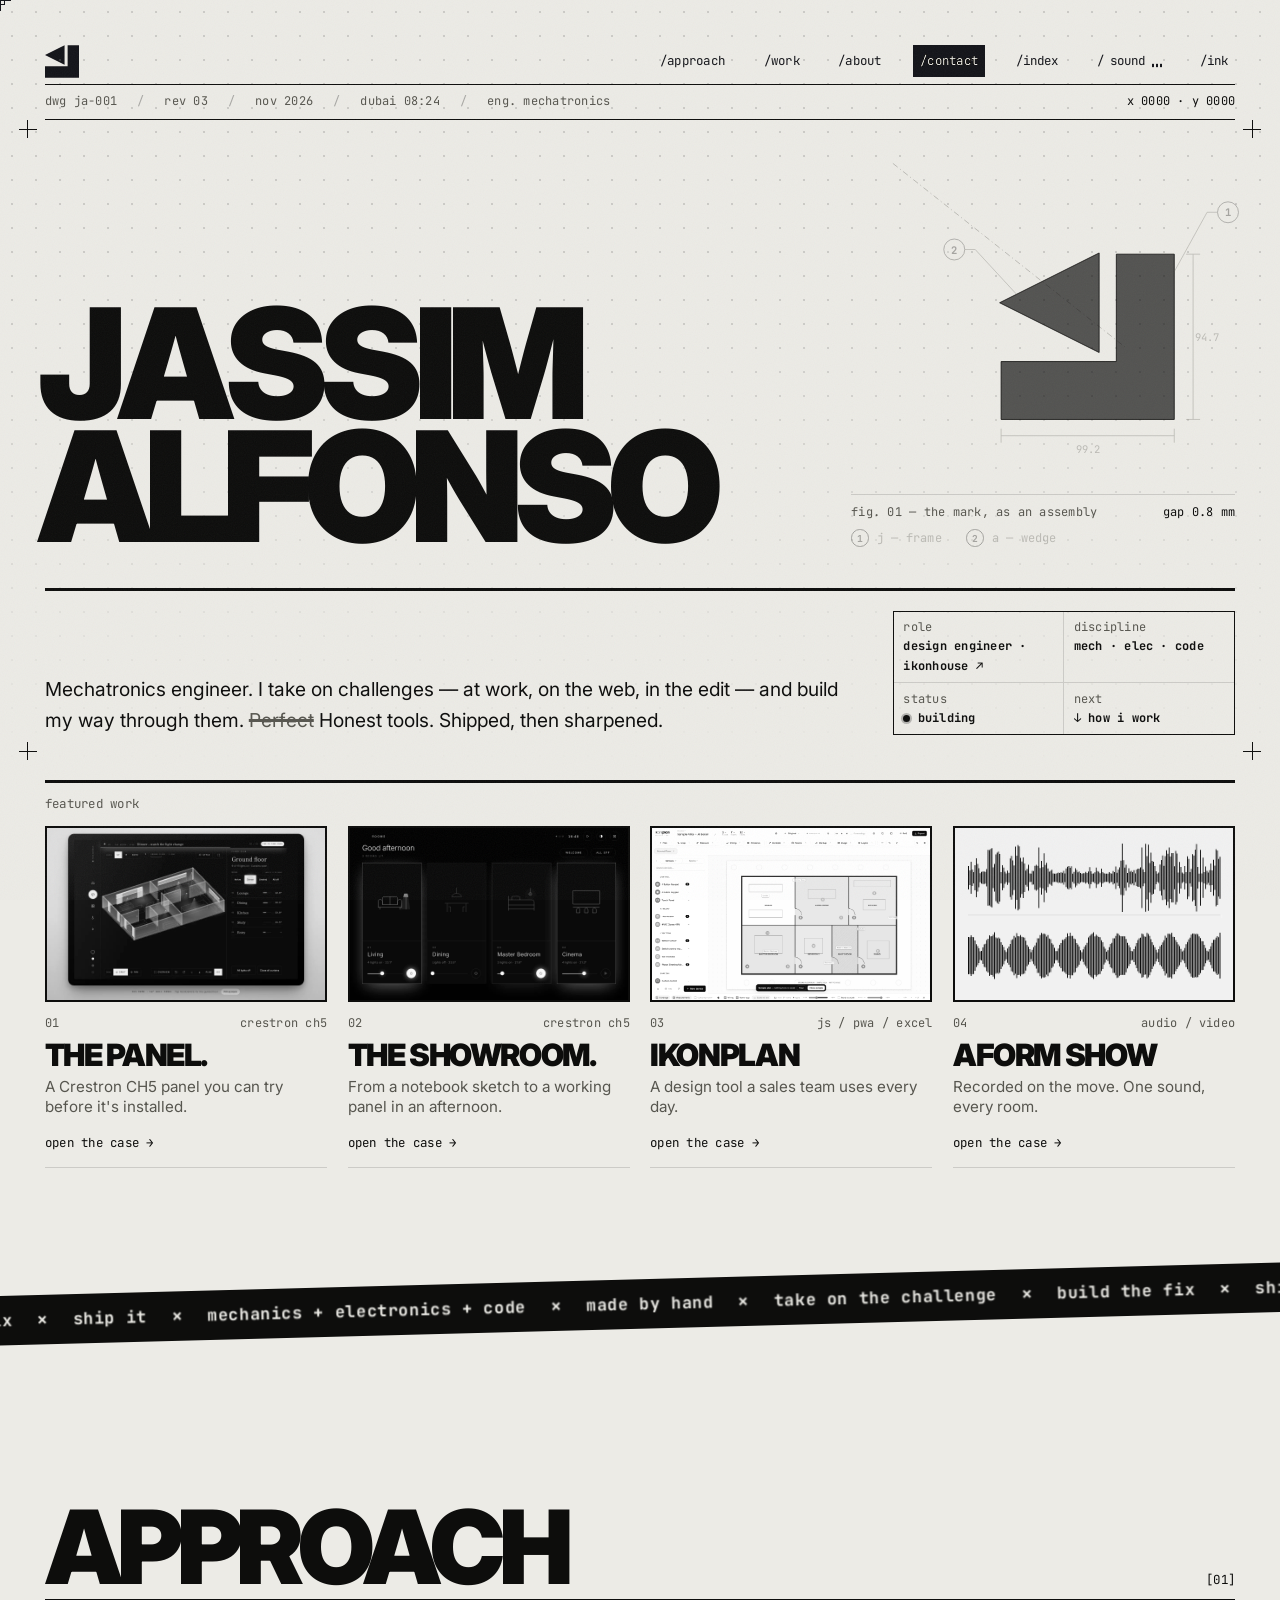
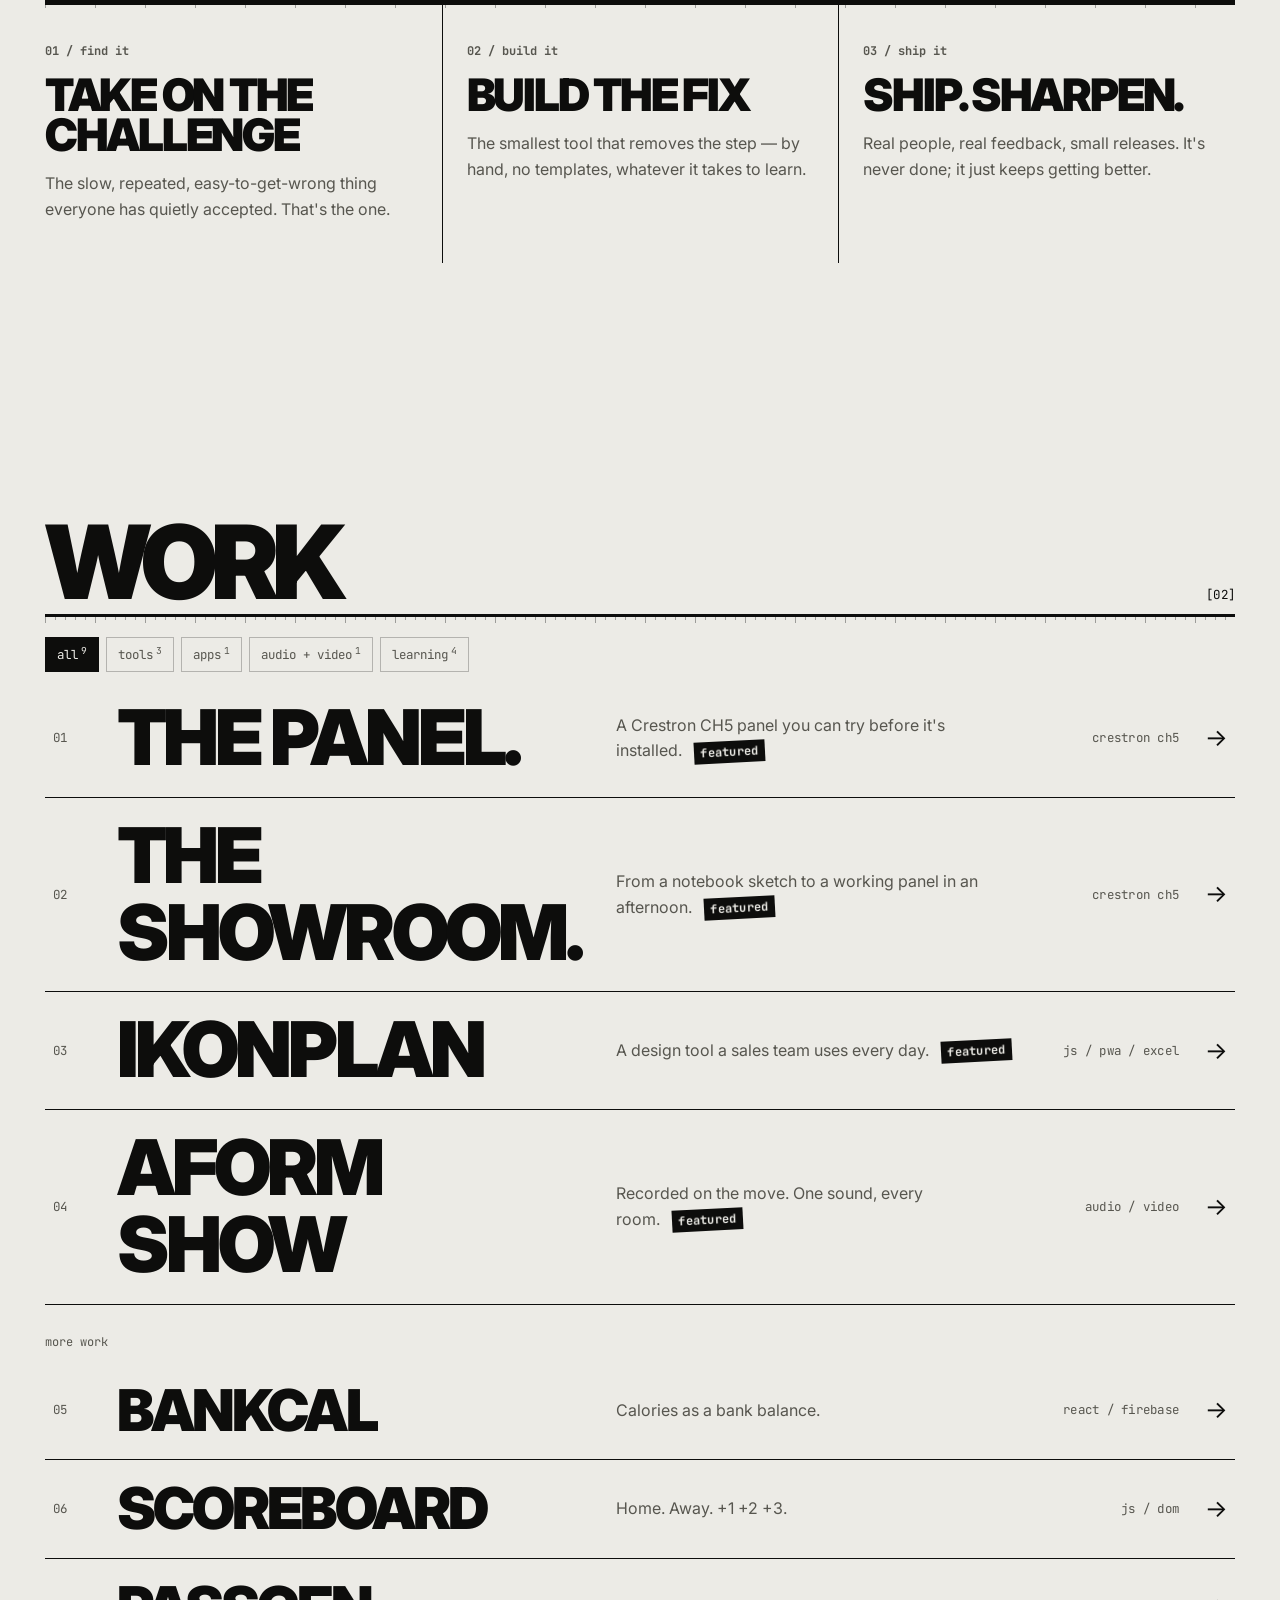
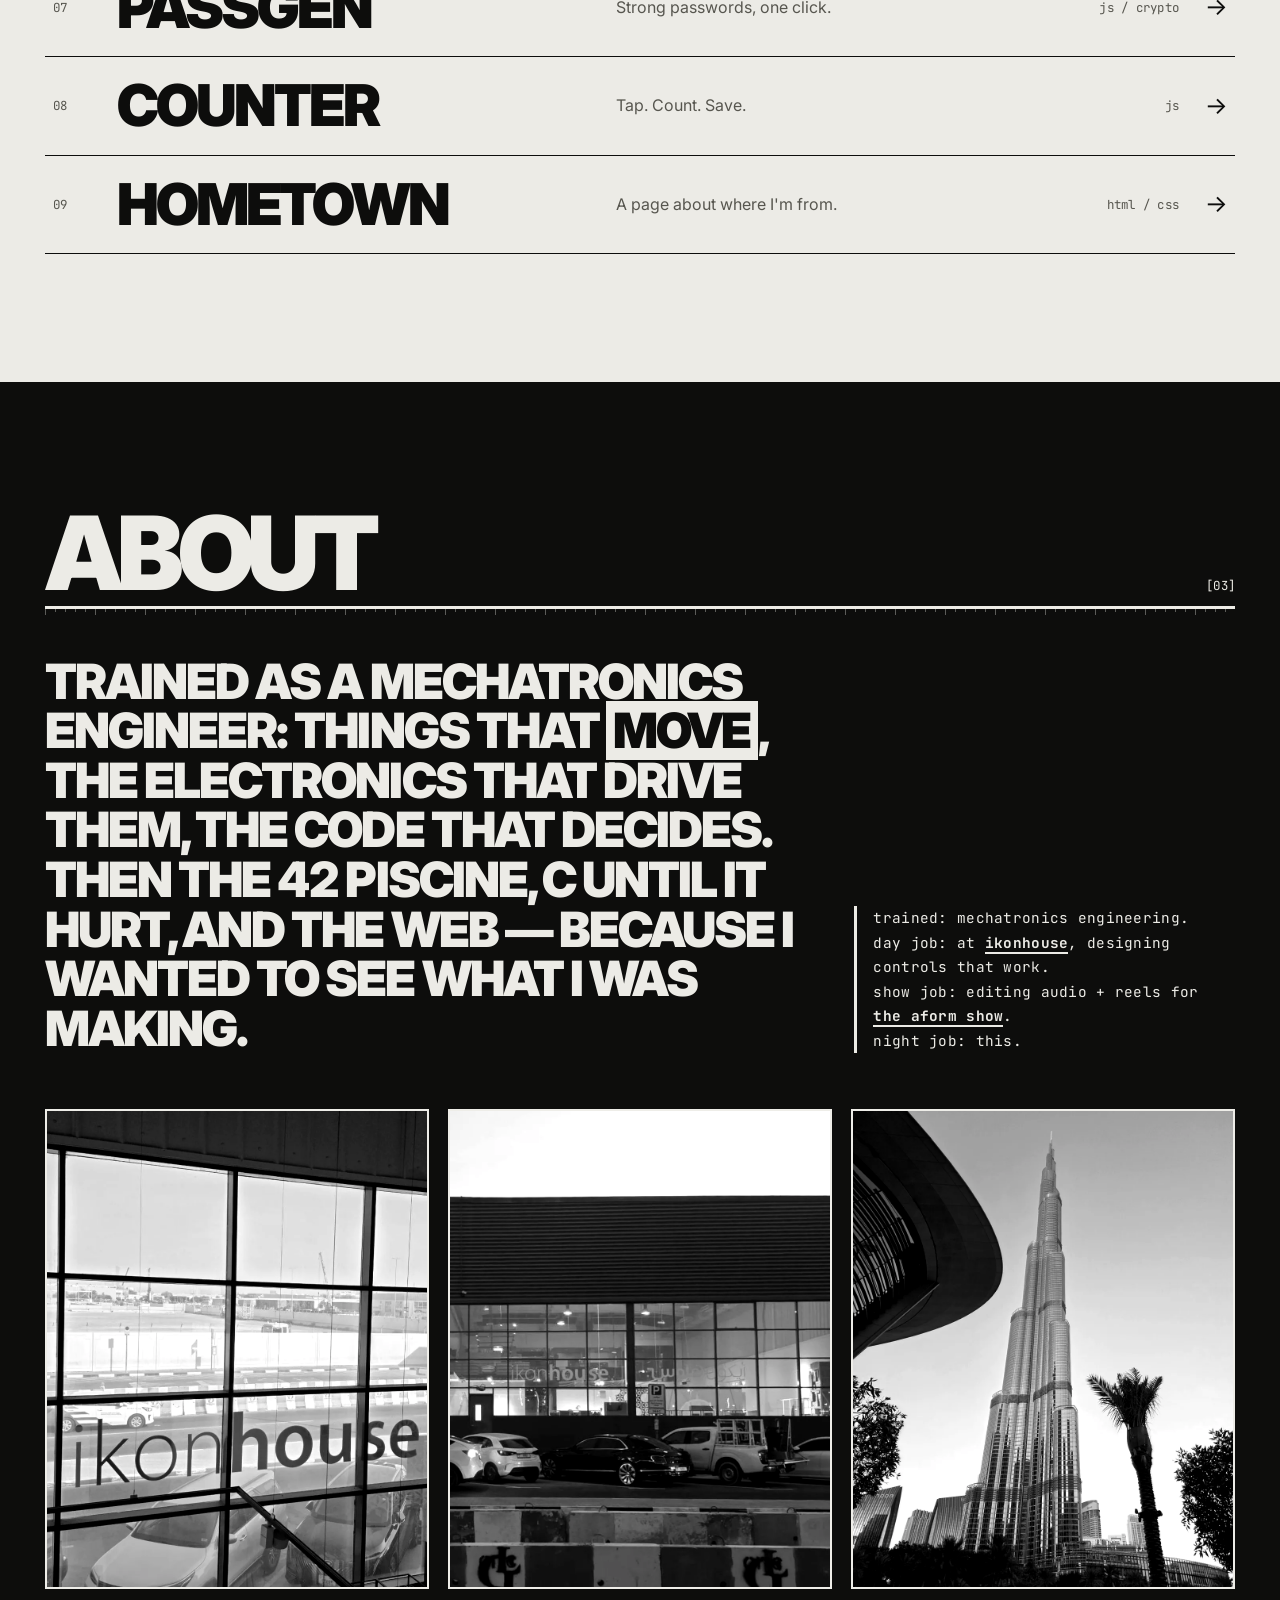
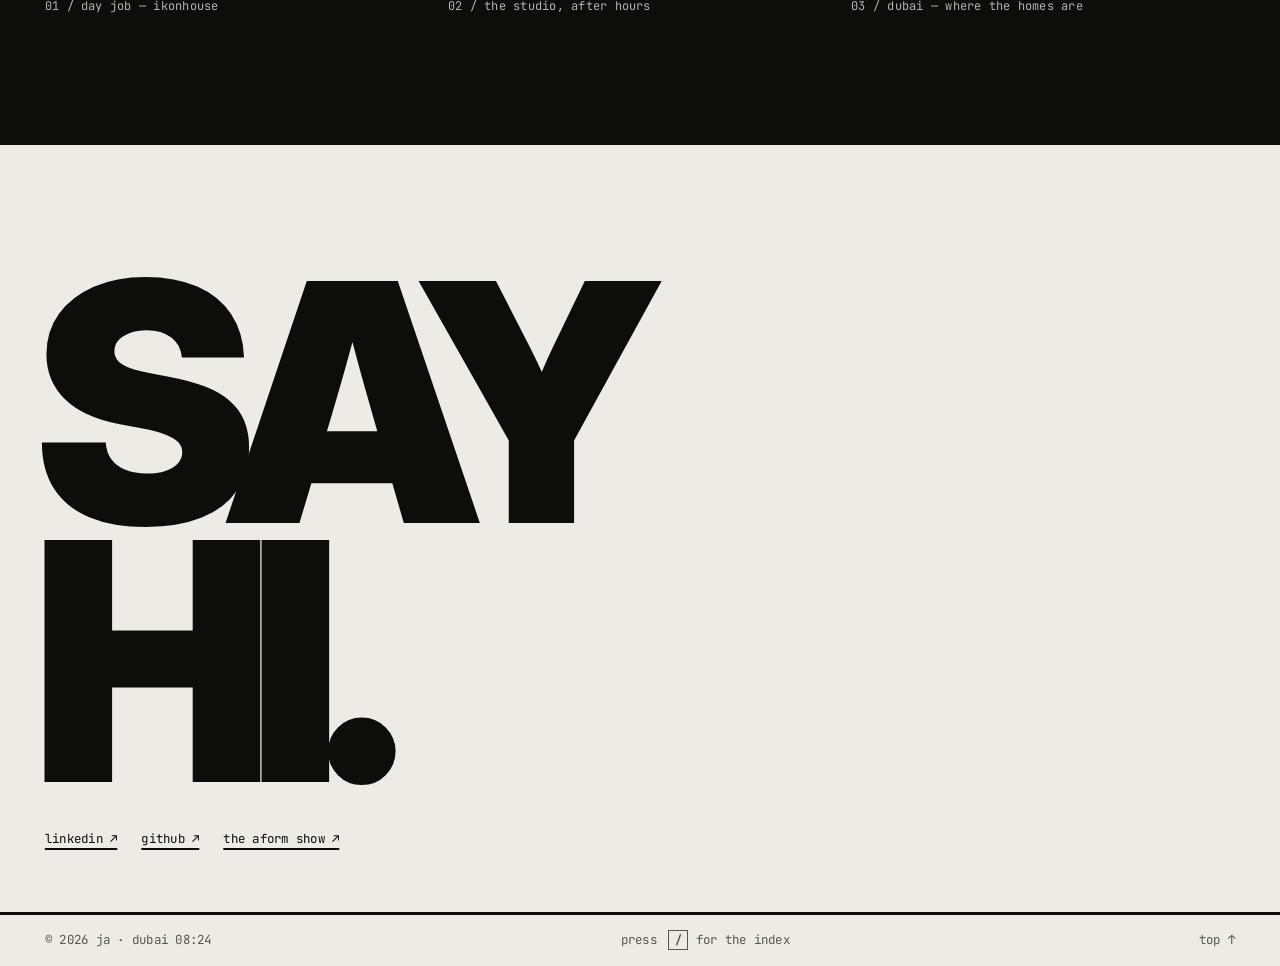
<file: index.html>
<!DOCTYPE html>
<html lang="en">
<head>
	<meta charset="UTF-8">
	<meta name="viewport" content="width=device-width, initial-scale=1.0">
	<title>JASSIM ALFONSO — takes on challenges, builds the fix</title>
	<meta name="description" content="Jassim Alfonso — self-taught. Takes on challenges at work, on the web and in the edit, and builds his way through them.">
	<meta name="theme-color" content="#0d0d0c">
	<link rel="manifest" href="./manifest.webmanifest">
	<link rel="apple-touch-icon" href="./assets/app/apple-touch-icon.png">
	<meta property="og:type" content="website">
	<meta property="og:title" content="JASSIM ALFONSO — takes on challenges, builds the fix">
	<meta property="og:description" content="Jassim Alfonso — self-taught. Takes on challenges at work, on the web and in the edit, and builds his way through them.">
	<meta property="og:image" content="https://jassimalfonso.netlify.app/assets/og/home.png">
	<meta property="og:url" content="https://jassimalfonso.netlify.app/">
	<meta name="twitter:card" content="summary_large_image">
	<link rel="icon" href="./assets/logo-no-name.svg">
	<link rel="preconnect" href="https://fonts.googleapis.com">
	<link rel="preconnect" href="https://fonts.gstatic.com" crossorigin>
	<link href="https://fonts.googleapis.com/css2?family=Inter:wght@400;900&family=JetBrains+Mono:wght@400;700&display=swap" rel="stylesheet">
	<link rel="stylesheet" href="./css/style.css">
	<script>try{var t=localStorage.getItem("ja-theme")||(matchMedia("(prefers-color-scheme: light)").matches?"paper":"ink");if(t==="paper")document.documentElement.dataset.theme="paper"}catch(e){}</script>
</head>
<body>
	<a class="skip" href="#main">skip to content</a>
	<div class="grain" aria-hidden="true"></div>
	<svg width="0" height="0" style="position:absolute" aria-hidden="true">
		<symbol id="mark" viewBox="0 0 99.21 94.7">
			<polygon points="66.02 0 99.21 0 99.21 94.7 0 94.7 0 61.52 66.02 61.52 66.02 0"/>
			<polygon points="57.01 0 0 28.51 57.01 57.01 57.01 0"/>
		</symbol>
	</svg>
	<header class="nav">
		<a href="#top" class="nav-brand" aria-label="Home"><svg><use href="#mark"/></svg></a>
		<nav aria-label="Primary">
			<ul class="nav-links mono">
				<li><a href="#approach" class="hide-sm">/approach</a></li>
				<li><a href="#work">/work</a></li>
				<li><a href="#about" class="hide-sm">/about</a></li>
				<li class="hide-xs"><a href="#contact">/contact</a></li>
				<li><button type="button" data-palette aria-haspopup="dialog" aria-label="Open the index: every page and section">/index</button></li>
				<li><button type="button" data-theme-toggle>/paper</button></li>
			</ul>
		</nav>
	</header>

	<main id="main">
		<section class="hero hero--home" id="top">
			<div class="masthead mono" aria-hidden="true">
				<span>dwg ja-001</span><span class="hide-sm">rev 03</span><span>nov 2026</span><span data-clock>dubai</span><span class="hide-sm">eng. mechatronics</span><span class="hud-coords hide-sm" data-coords>x 0000 · y 0000</span>
			</div>
			<span class="reg reg--tl" aria-hidden="true"></span><span class="reg reg--tr" aria-hidden="true"></span>
			<span class="reg reg--bl" aria-hidden="true"></span><span class="reg reg--br" aria-hidden="true"></span>
			<figure class="xv" data-cursor="explode">
				<button type="button" class="xv-hit" aria-label="Take the logo apart and put it back together"></button>
				<svg viewBox="-86 -70 220 196" aria-hidden="true">
					<line class="xv-axis" x1="-62" y1="-52" x2="72" y2="54"/>
					<g class="xv-j">
						<polygon points="66.02 0 99.21 0 99.21 94.7 0 94.7 0 61.52 66.02 61.52 66.02 0"/>
						<g class="xv-note">
							<path d="M0 104 H99.21 M0 100 V108 M99.21 100 V108"/><text x="49.6" y="114">99.2</text>
							<path d="M110 0 V94.7 M106 0 H114 M106 94.7 H114"/><text x="118" y="50">94.7</text>
							<path d="M99.21 10 L118 -24 H124"/><circle cx="130" cy="-24" r="6"/><text x="130" y="-21.6">1</text>
						</g>
					</g>
					<g class="xv-a">
						<polygon points="57.01 0 0 28.51 57.01 57.01 57.01 0"/>
						<g class="xv-note">
							<path d="M10 24 L-14 -2 H-20"/><circle cx="-26" cy="-2" r="6"/><text x="-26" y="0.4">2</text>
						</g>
					</g>
				</svg>
				<figcaption class="mono"><span>fig. 01 — the mark, as an assembly</span><span data-xv-read>gap 42.0 mm</span></figcaption>
				<dl class="xv-parts mono"><div><dt>1</dt><dd>j — frame</dd></div><div><dt>2</dt><dd>a — wedge</dd></div></dl>
			</figure>
			<h1 class="hero-title">
				<span>Jassim</span>
				<span>Alfonso</span>
			</h1>
			<div class="hero-foot">
				<p class="hero-sub">
					Mechatronics engineer. I take on challenges — at work, on the web, in the edit — and build my way through them.
					<s>Perfect</s> Honest tools. Shipped, then sharpened.
				</p>
				<dl class="titleblock mono">
					<div><dt>role</dt><dd>design engineer · <a href="https://www.ikonhouse.com/" target="_blank" rel="noopener">ikonhouse ↗</a></dd></div>
					<div><dt>discipline</dt><dd>mech · elec · code</dd></div>
					<div><dt>status</dt><dd><i class="led"></i>building</dd></div>
					<div><dt>next</dt><dd><a href="#approach">↓ how I work</a></dd></div>
				</dl>
			</div>
		</section>

		<section class="feat" aria-label="Featured work">
			<div class="feat-head mono"><span>featured work</span><span class="feat-count" aria-hidden="true">01 / 04</span></div>
			<div class="feat-row">
				<a class="feat-card" href="./ikonplan.html">
					<span class="feat-img"><img src="./assets/ikonplan/plan.webp" alt="" loading="eager" width="640" height="400"></span>
					<span class="feat-meta mono"><span>01</span><span>js / pwa / excel</span></span>
					<span class="feat-name">ikonplan</span>
					<span class="feat-line">A design tool a sales team uses every day.</span>
					<span class="feat-go mono">open the case →</span>
				</a>
				<a class="feat-card" href="./aform.html">
					<span class="feat-img"><img src="./assets/aform/wave.webp" alt="" loading="eager" width="640" height="400"></span>
					<span class="feat-meta mono"><span>02</span><span>audio / video</span></span>
					<span class="feat-name">aForm Show</span>
					<span class="feat-line">Recorded on the move. One sound, every room.</span>
					<span class="feat-go mono">open the case →</span>
				</a>
				<a class="feat-card" href="./thepanel.html">
					<span class="feat-img"><img src="./assets/the-panel/plan-3d.webp" alt="" loading="eager" width="640" height="400"></span>
					<span class="feat-meta mono"><span>03</span><span>crestron ch5</span></span>
					<span class="feat-name">The Panel.</span>
					<span class="feat-line">A Crestron CH5 panel you can try before it's installed.</span>
					<span class="feat-go mono">open the case →</span>
				</a>
				<a class="feat-card" href="./showroom.html">
					<span class="feat-img"><img src="./assets/the-showroom/rooms-dark.webp" alt="" loading="eager" width="640" height="400"></span>
					<span class="feat-meta mono"><span>04</span><span>crestron ch5</span></span>
					<span class="feat-name">The Showroom.</span>
					<span class="feat-line">From a notebook sketch to a working panel in an afternoon.</span>
					<span class="feat-go mono">open the case →</span>
				</a>
			</div>
		</section>
		<nav class="tabbar mono" aria-label="Sections">
		<a href="#work" data-tab="work">work</a><a href="#about" data-tab="about">about</a><a href="#contact" data-tab="contact">contact</a><button type="button" data-tab-index aria-haspopup="dialog">index</button>
		</nav>
		<div class="ticker mono" aria-hidden="true">
			<div class="ticker-track">
				<span>take on the challenge</span><b>✕</b><span>build the fix</span><b>✕</b><span>ship it</span><b>✕</b><span>mechanics + electronics + code</span><b>✕</b><span>made by hand</span><b>✕</b>
				<span>take on the challenge</span><b>✕</b><span>build the fix</span><b>✕</b><span>ship it</span><b>✕</b><span>mechanics + electronics + code</span><b>✕</b><span>made by hand</span><b>✕</b>
			</div>
		</div>

		<section class="section" id="approach">
			<header class="section-head">
				<h2>Approach</h2>
				<span class="mono">[01]</span>
			</header>
			<ol class="approach">
				<li><span class="step">01 / find it</span><h3>Take on the challenge</h3><p>The slow, repeated, easy-to-get-wrong thing everyone has quietly accepted. That's the one.</p></li>
				<li><span class="step">02 / build it</span><h3>Build the fix</h3><p>The smallest tool that removes the step — by hand, no templates, whatever it takes to learn.</p></li>
				<li><span class="step">03 / ship it</span><h3>Ship. Sharpen.</h3><p>Real people, real feedback, small releases. It's never done; it just keeps getting better.</p></li>
			</ol>
		</section>

		<section class="section" id="work">
			<header class="section-head">
				<h2>Work</h2>
				<span class="mono">[02]</span>
			</header>
			<div class="work-filter mono" role="group" aria-label="Filter work">
				<button type="button" data-kind="all" aria-pressed="true">all</button>
				<button type="button" data-kind="tools" aria-pressed="false">tools</button>
				<button type="button" data-kind="apps" aria-pressed="false">apps</button>
				<button type="button" data-kind="media" aria-pressed="false">audio + video</button>
				<button type="button" data-kind="learning" aria-pressed="false">learning</button>
			</div>
			<ol class="work-list">
				<li class="row row--feature" data-kind="tools" data-img="./assets/ikonplan/plan.webp">
					<a href="./ikonplan.html" data-cursor="open">
						<span class="row-no mono">01</span>
						<span class="row-title">ikonplan</span>
						<span class="row-desc">A design tool a sales team uses every day. <b class="flag mono">featured</b></span>
						<span class="row-tags mono">js / pwa / excel</span>
						<img class="row-thumb" src="./assets/ikonplan/plan.webp" alt="" loading="lazy">
						<span class="row-go">→</span>
					</a>
				</li>
				<li class="row row--feature" data-kind="media" data-img="./assets/aform/wave.webp">
					<a href="./aform.html" data-cursor="open">
						<span class="row-no mono">02</span>
						<span class="row-title">aForm Show</span>
						<span class="row-desc">Recorded on the move. One sound, every room. <b class="flag mono">featured</b></span>
						<span class="row-tags mono">audio / video</span>
						<img class="row-thumb" src="./assets/aform/wave.webp" alt="" loading="lazy">
						<span class="row-go">→</span>
					</a>
				</li>
				<li class="row row--feature" data-kind="tools" data-img="./assets/the-panel/plan-3d.webp">
					<a href="./thepanel.html" data-cursor="open">
						<span class="row-no mono">03</span>
						<span class="row-title">The Panel.</span>
						<span class="row-desc">A Crestron CH5 panel you can try before it's installed. <b class="flag mono">featured</b></span>
						<span class="row-tags mono">crestron ch5</span>
						<img class="row-thumb" src="./assets/the-panel/plan-3d.webp" alt="" loading="lazy">
						<span class="row-go">→</span>
					</a>
				</li>
				<li class="row row--feature" data-kind="tools" data-img="./assets/the-showroom/rooms-dark.webp">
					<a href="./showroom.html" data-cursor="open">
						<span class="row-no mono">04</span>
						<span class="row-title">The Showroom.</span>
						<span class="row-desc">From a notebook sketch to a working panel in an afternoon. <b class="flag mono">featured</b></span>
						<span class="row-tags mono">crestron ch5</span>
						<img class="row-thumb" src="./assets/the-showroom/rooms-dark.webp" alt="" loading="lazy">
						<span class="row-go">→</span>
					</a>
				</li>
				<li class="row" data-kind="apps" data-img="./assets/projects/bankcal-today.webp">
					<a href="./bankcal.html" data-cursor="open">
						<span class="row-no mono">05</span>
						<span class="row-title">BankCal</span>
						<span class="row-desc">Calories as a bank balance.</span>
						<span class="row-tags mono">react / firebase</span>
						<img class="row-thumb" src="./assets/projects/bankcal-today.webp" alt="" loading="lazy">
						<span class="row-go">→</span>
					</a>
				</li>
				<li class="row" data-kind="learning" data-img="./assets/png/ja-basketball-scoreboard-v2.png">
					<a href="./scoreboard.html" data-cursor="open">
						<span class="row-no mono">06</span>
						<span class="row-title">Scoreboard</span>
						<span class="row-desc">Home. Away. +1 +2 +3.</span>
						<span class="row-tags mono">js / dom</span>
						<img class="row-thumb" src="./assets/png/ja-basketball-scoreboard-v2.png" alt="" loading="lazy">
						<span class="row-go">→</span>
					</a>
				</li>
				<li class="row" data-kind="learning" data-img="./assets/png/ja-password-generator.png">
					<a href="./passgen.html" data-cursor="open">
						<span class="row-no mono">07</span>
						<span class="row-title">Passgen</span>
						<span class="row-desc">Strong passwords, one click.</span>
						<span class="row-tags mono">js / crypto</span>
						<img class="row-thumb" src="./assets/png/ja-password-generator.png" alt="" loading="lazy">
						<span class="row-go">→</span>
					</a>
				</li>
				<li class="row" data-kind="learning" data-img="./assets/png/ja-counter.png">
					<a href="./counter.html" data-cursor="open">
						<span class="row-no mono">08</span>
						<span class="row-title">Counter</span>
						<span class="row-desc">Tap. Count. Save.</span>
						<span class="row-tags mono">js</span>
						<img class="row-thumb" src="./assets/png/ja-counter.png" alt="" loading="lazy">
						<span class="row-go">→</span>
					</a>
				</li>
				<li class="row" data-kind="learning" data-img="./assets/png/ja-hometown-project.png">
					<a href="./hometown.html" data-cursor="open">
						<span class="row-no mono">09</span>
						<span class="row-title">Hometown</span>
						<span class="row-desc">A page about where I'm from.</span>
						<span class="row-tags mono">html / css</span>
						<img class="row-thumb" src="./assets/png/ja-hometown-project.png" alt="" loading="lazy">
						<span class="row-go">→</span>
					</a>
				</li>
			</ol>
		</section>

		<section class="section about" id="about">
			<header class="section-head">
				<h2>About</h2>
				<span class="mono">[03]</span>
			</header>
			<div class="about-body">
				<p class="about-lead">
					Trained as a mechatronics engineer: things that <em>move</em>, the electronics that drive them, the code that decides. Then the 42 Piscine, C until it hurt, and the web — because I wanted to see what I was making.
				</p>
				<p class="about-small mono">
					Trained: mechatronics engineering.<br>
					Day job: at <a href="https://www.ikonhouse.com/" target="_blank" rel="noopener">ikonhouse</a>, designing controls that work.<br>
					Show job: editing audio + reels for <a href="./aform.html">The aForm Show</a>.<br>
					Night job: this.
				</p>
			</div>
			<div class="about-strip">
				<figure><img src="./assets/about/studio-window.webp" alt="Inside the ikonhouse studio, looking out through the logo on the glass" loading="lazy" width="960" height="1200"><figcaption class="mono">01 / day job — ikonhouse</figcaption></figure>
				<figure><img src="./assets/about/studio-dusk.webp" alt="The ikonhouse showroom lit up at dusk" loading="lazy" width="960" height="1200"><figcaption class="mono">02 / the studio, after hours</figcaption></figure>
				<figure><img src="./assets/about/dubai.webp" alt="Burj Khalifa at sunset, Dubai" loading="lazy" width="960" height="1200"><figcaption class="mono">03 / dubai — where the homes are</figcaption></figure>
			</div>
		</section>

		<section class="section contact" id="contact">
			<a class="contact-big" href="https://www.linkedin.com/in/jassimalfonso/" target="_blank" rel="noopener" data-cursor="say hi">
				<span>Say</span>
				<span>hi<em>.</em></span>
			</a>
			<ul class="contact-links mono">
				<li><a href="https://www.linkedin.com/in/jassimalfonso/" target="_blank" rel="noopener">linkedin ↗</a></li>
				<li><a href="https://github.com/jassimalfonso" target="_blank" rel="noopener">github ↗</a></li>
				<li><a href="https://linktr.ee/aformshow" target="_blank" rel="noopener">the aform show ↗</a></li>
			</ul>
		</section>
	</main>

	<footer class="footer mono">
		<span>© <span data-year></span> JA · <span class="clock" data-clock>dubai</span></span>
		<span class="hide-sm">press <span class="kbd">/</span> for the index</span>
		<a href="#">top ↑</a>
	</footer>
	<script src="./projects.js"></script>
	<script src="./js/order.js"></script>
	<script src="./js/sound.js"></script>
	<script src="./js/site.js"></script>
</body>
</html>
</file>
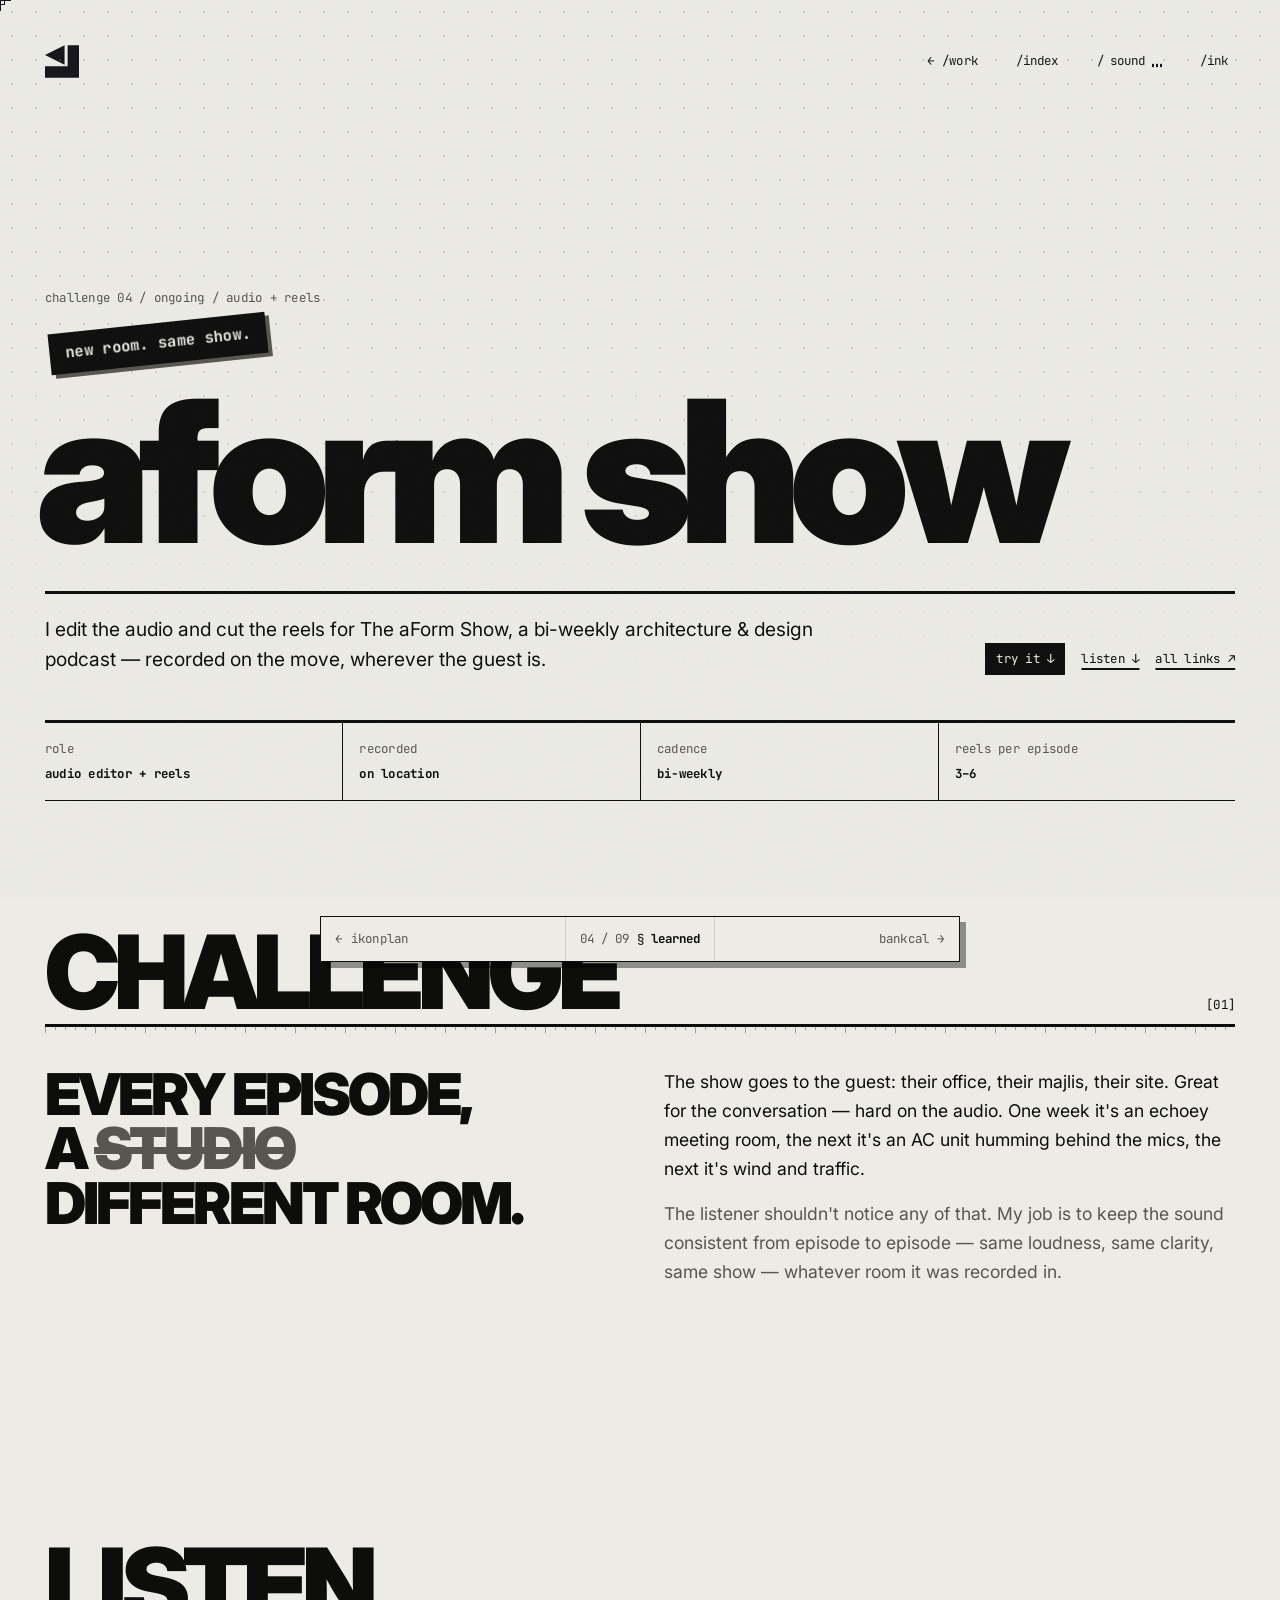
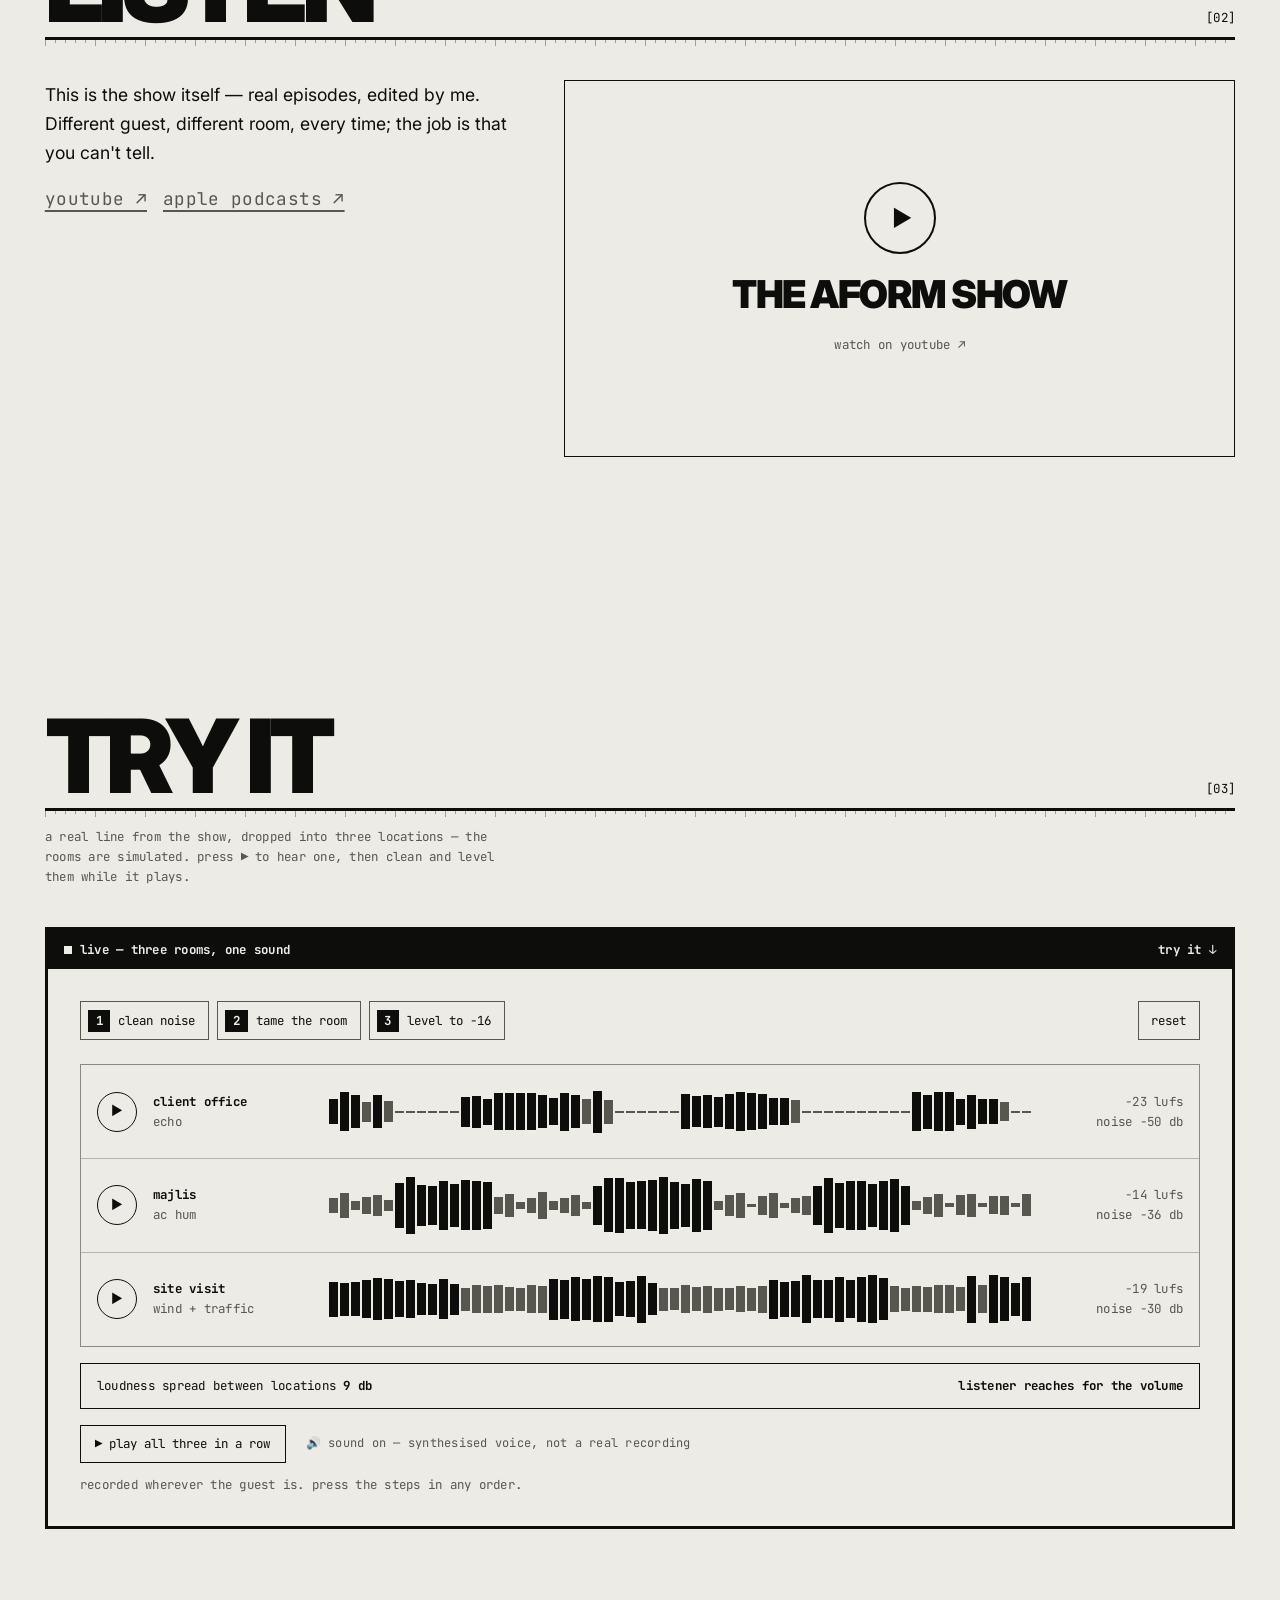
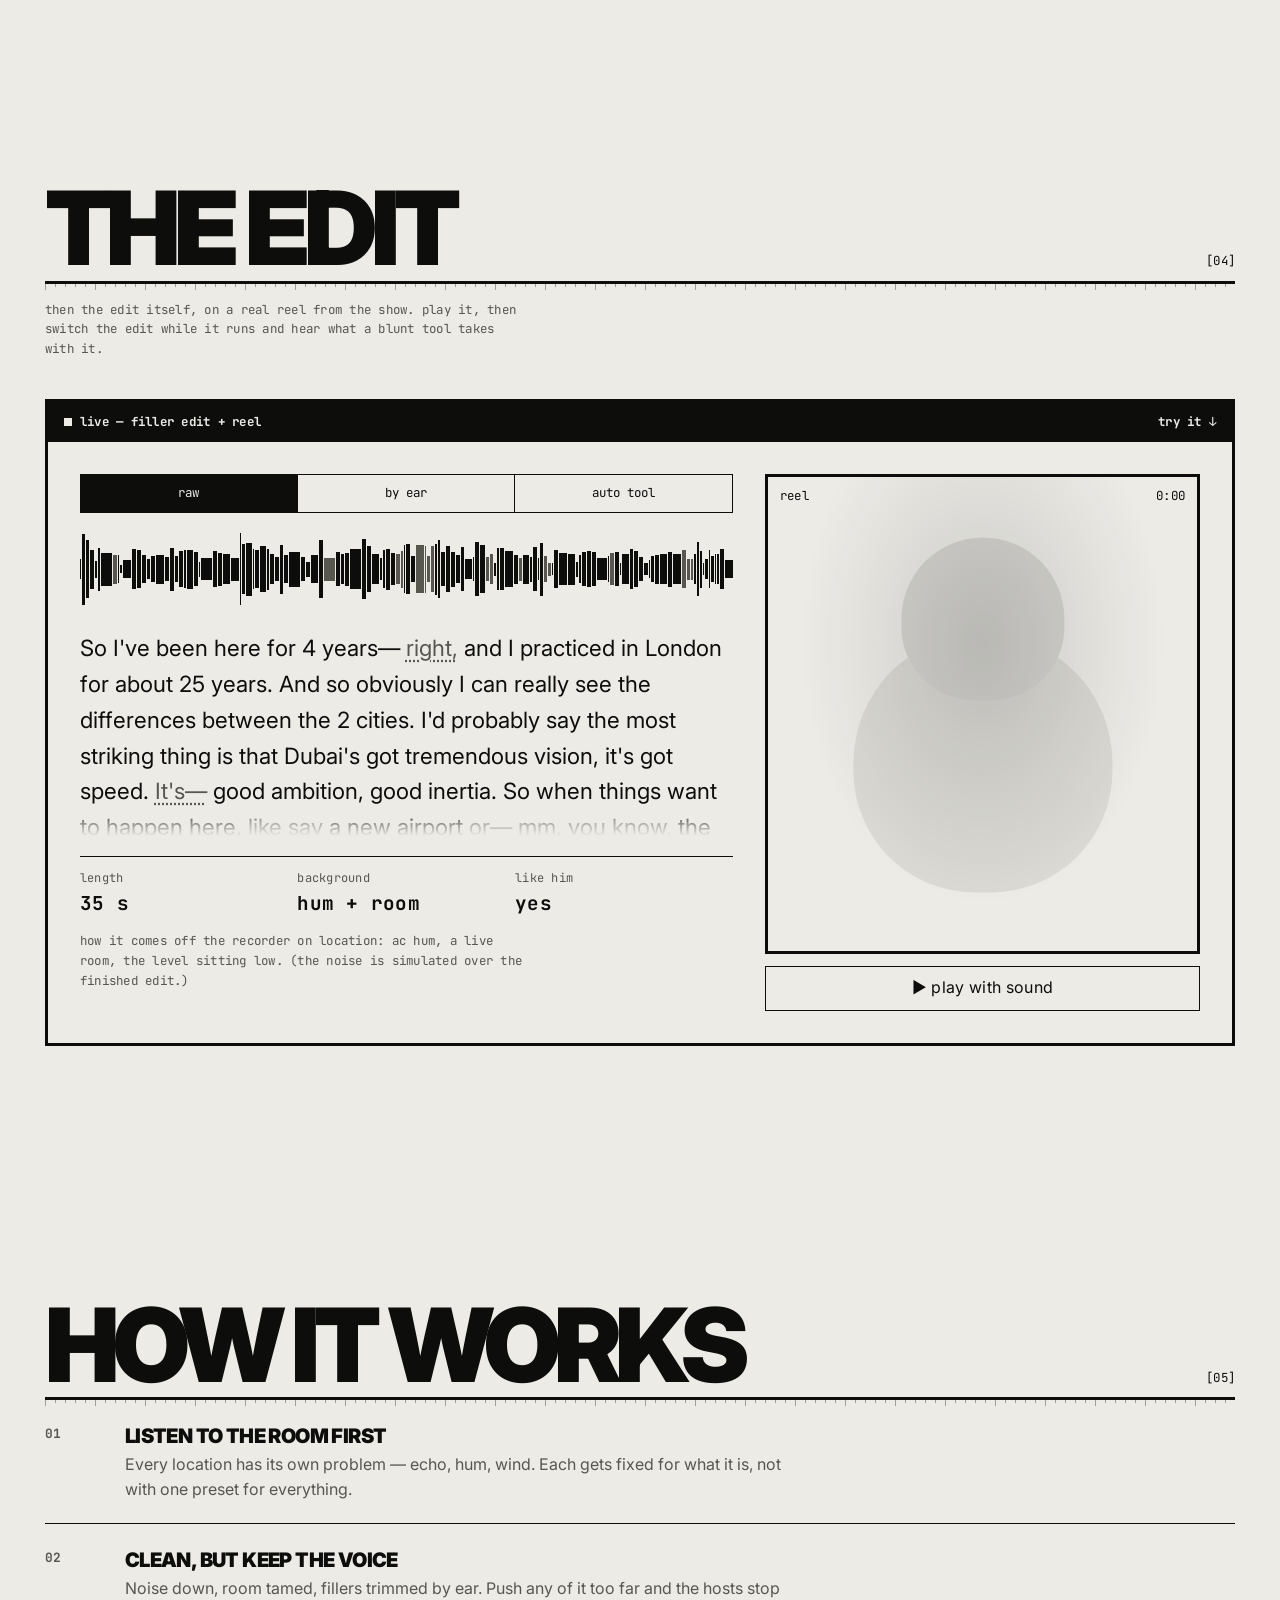
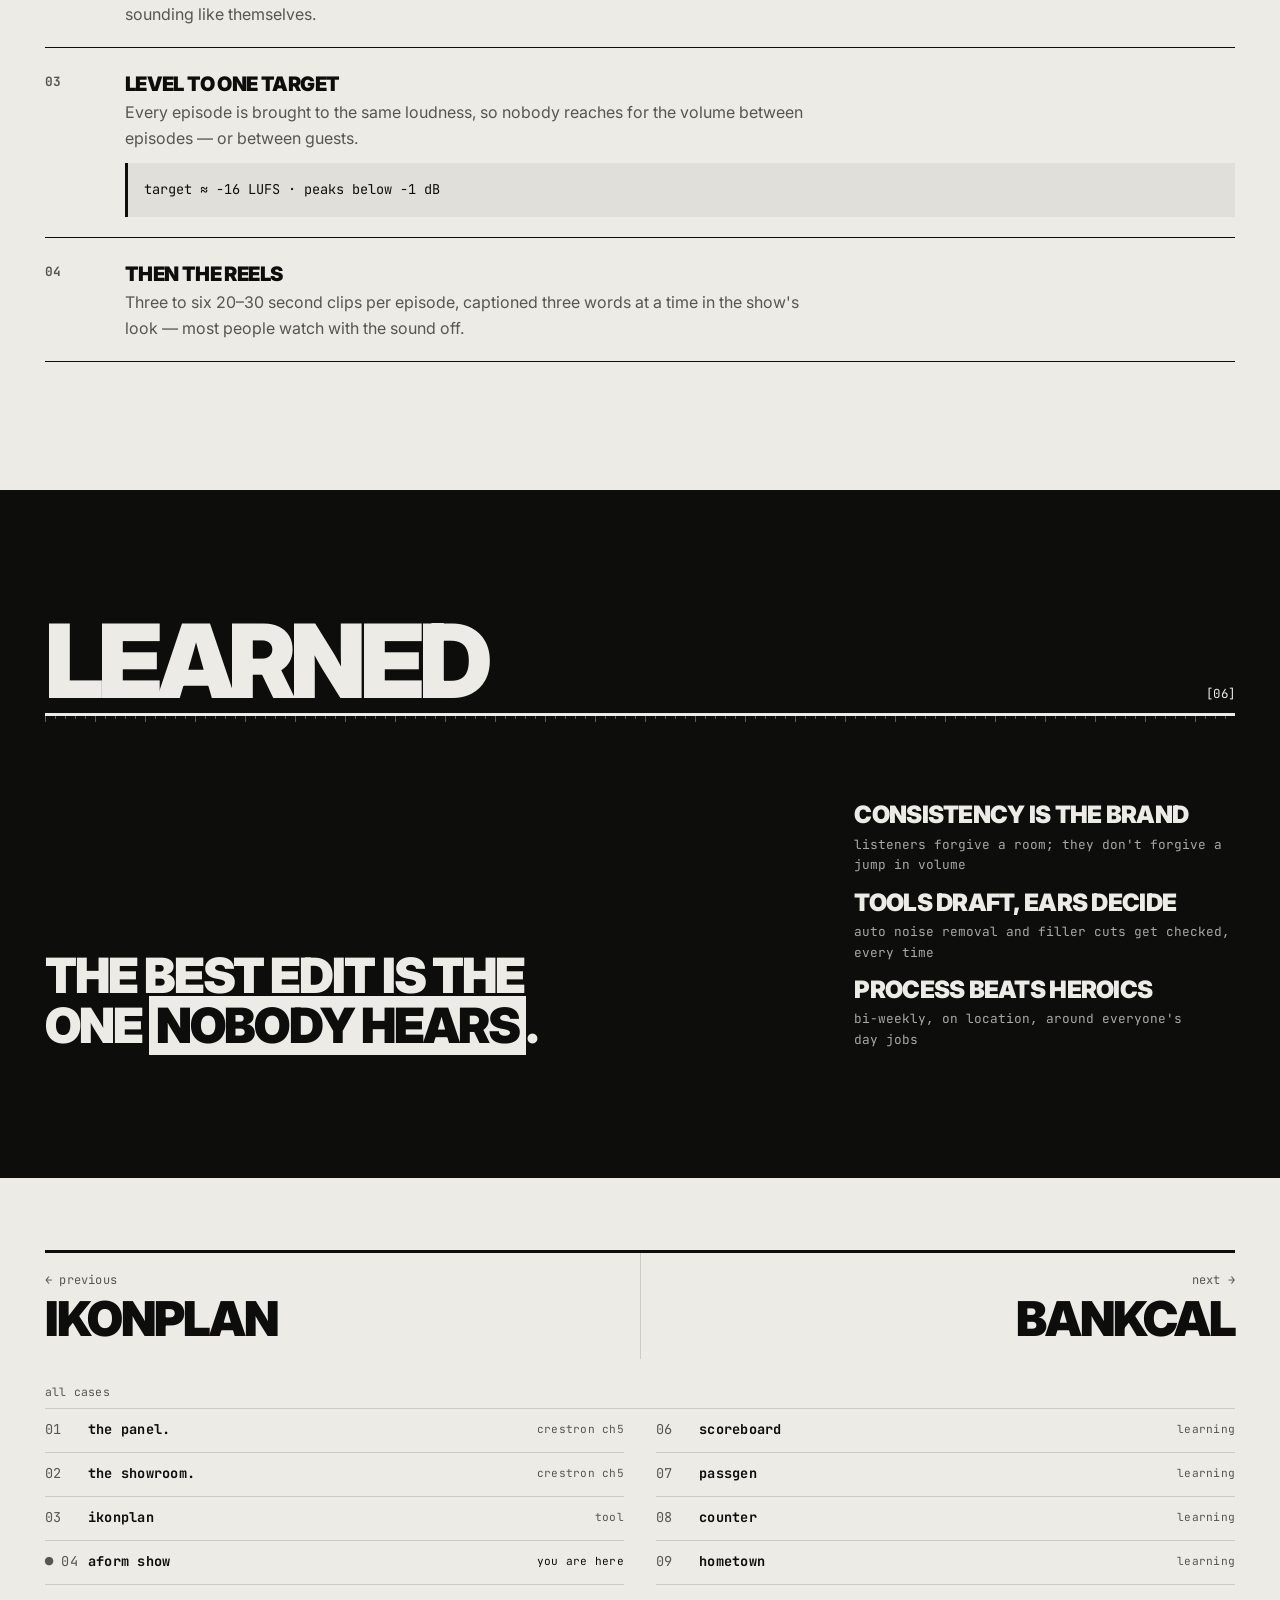
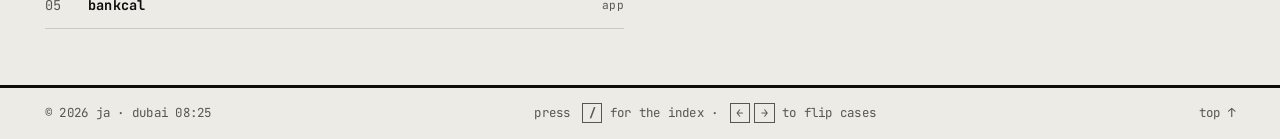
<file: aform.html>
<!DOCTYPE html>
<html lang="en">
<head>
	<meta charset="UTF-8">
	<meta name="viewport" content="width=device-width, initial-scale=1.0">
	<title>aForm Show — case study · JASSIM ALFONSO</title>
	<meta name="description" content="The aForm Show — editing audio and reels for an architecture & design podcast. Case study by Jassim Alfonso.">
	<meta name="theme-color" content="#0d0d0c">
	<link rel="manifest" href="./manifest.webmanifest">
	<link rel="apple-touch-icon" href="./assets/app/apple-touch-icon.png">
	<meta property="og:type" content="website">
	<meta property="og:title" content="aForm Show — case study · JASSIM ALFONSO">
	<meta property="og:description" content="The aForm Show — editing audio and reels for an architecture & design podcast. Case study by Jassim Alfonso.">
	<meta property="og:image" content="https://jassimalfonso.netlify.app/assets/og/aform.png">
	<meta property="og:url" content="https://jassimalfonso.netlify.app/aform.html">
	<meta name="twitter:card" content="summary_large_image">
	<link rel="icon" href="./assets/logo-no-name.svg">
	<link rel="preconnect" href="https://fonts.googleapis.com">
	<link rel="preconnect" href="https://fonts.gstatic.com" crossorigin>
	<link href="https://fonts.googleapis.com/css2?family=Inter:wght@400;900&family=JetBrains+Mono:wght@400;700&display=swap" rel="stylesheet">
	<link rel="stylesheet" href="./css/style.css">
	<script>try{var t=localStorage.getItem("ja-theme")||(matchMedia("(prefers-color-scheme: light)").matches?"paper":"ink");if(t==="paper")document.documentElement.dataset.theme="paper"}catch(e){}</script>
</head>
<body class="case" data-prev="ikonplan" data-next="bankcal">
	<a class="skip" href="#main">skip to content</a>
	<div class="grain" aria-hidden="true"></div>
	<svg width="0" height="0" style="position:absolute" aria-hidden="true">
		<symbol id="mark" viewBox="0 0 99.21 94.7">
			<polygon points="66.02 0 99.21 0 99.21 94.7 0 94.7 0 61.52 66.02 61.52 66.02 0"/>
			<polygon points="57.01 0 0 28.51 57.01 57.01 57.01 0"/>
		</symbol>
	</svg>
	<header class="nav">
		<a href="./index.html" class="nav-brand" aria-label="Home"><svg><use href="#mark"/></svg></a>
		<nav aria-label="Primary">
			<ul class="nav-links mono">
				<li><a href="./index.html#work">← /work</a></li>
				<li><button type="button" data-palette aria-haspopup="dialog" aria-label="Open the index: every page and section">/index</button></li>
				<li><button type="button" data-theme-toggle>/paper</button></li>
			</ul>
		</nav>
	</header>
	<main id="main">
		<section class="hero hero--case">
			<p class="mono case-kicker">challenge 04 / ongoing / audio + reels</p>
			<h1 class="hero-title" style="--n:10"><span>aForm Show</span></h1>
			<span class="tape mono">new room. same show.</span>
			<div class="hero-foot">
				<p class="hero-sub">I edit the audio and cut the reels for The aForm Show, a bi-weekly architecture & design podcast — recorded on the move, wherever the guest is.</p>
				<p class="case-links mono"><a href="#listen">listen ↓</a> <a href="https://linktr.ee/aformshow" target="_blank" rel="noopener">all links ↗</a></p>
			</div>
		</section>
		<dl class="facts mono">
			<div><dt>role</dt><dd>audio editor + reels</dd></div>
			<div><dt>recorded</dt><dd>on location</dd></div>
			<div><dt>cadence</dt><dd>bi-weekly</dd></div>
			<div><dt>reels per episode</dt><dd>3–6</dd></div>
		</dl>

		<section class="section">
			<header class="section-head"><h2>Challenge</h2><span class="mono">[01]</span></header>
			<div class="case-body">
				<p class="case-lead">Every episode, a <s>studio</s> different room.</p>
				<div class="case-text">
					<p>The show goes to the guest: their office, their majlis, their site. Great for the conversation — hard on the audio. One week it's an echoey meeting room, the next it's an AC unit humming behind the mics, the next it's wind and traffic.</p>
					<p>The listener shouldn't notice any of that. My job is to keep the sound consistent from episode to episode — same loudness, same clarity, same show — whatever room it was recorded in.</p>
				</div>
			</div>
		</section>

		<section class="section">
			<header class="section-head"><h2>Listen</h2><span class="mono">[02]</span></header>
			<div class="listen">
				<div class="case-text">
					<p>This is the show itself — real episodes, edited by me. Different guest, different room, every time; the job is that you can't tell.</p>
					<p class="listen-links mono"><a href="https://www.youtube.com/@theaformshow" target="_blank" rel="noopener">youtube ↗</a><a href="https://podcasts.apple.com/us/podcast/the-aform-show/id1487847143" target="_blank" rel="noopener">apple podcasts ↗</a></p>
				</div>
				<div class="listen-embed listen-yt" data-yt="" data-channel="https://www.youtube.com/@theaformshow">
					<a class="yt-card" href="https://www.youtube.com/@theaformshow" target="_blank" rel="noopener" data-cursor="watch">
						<span class="yt-play">▶</span>
						<span class="yt-title">The aForm Show</span>
						<span class="mono">watch on youtube ↗</span>
					</a>
				</div>
			</div>
		</section>

		<section class="section">
			<header class="section-head"><h2>Try it</h2><span class="mono">[03]</span></header>
			<p class="mono snaps-note">a real line from the show, dropped into three locations — the rooms are simulated. press ▶ to hear one, then clean and level them while it plays.</p>
			<div class="demo" data-demo="rooms">
				<div class="demo-head mono"><span class="live">live — three rooms, one sound</span><span>try it ↓</span></div>
				<div class="demo-body"></div>
			</div>
		</section>

		<section class="section">
			<header class="section-head"><h2>The edit</h2><span class="mono">[04]</span></header>
			<p class="mono snaps-note">then the edit itself, on a real reel from the show. play it, then switch the edit while it runs and hear what a blunt tool takes with it.</p>
			<div class="demo" data-demo="aform">
				<div class="demo-head mono"><span class="live">live — filler edit + reel</span><span>try it ↓</span></div>
				<div class="demo-body"></div>
			</div>
		</section>

		<section class="section">
			<header class="section-head"><h2>How it works</h2><span class="mono">[05]</span></header>
			<ol class="how">
				<li><div><h3>Listen to the room first</h3><p>Every location has its own problem — echo, hum, wind. Each gets fixed for what it is, not with one preset for everything.</p></div></li>
				<li><div><h3>Clean, but keep the voice</h3><p>Noise down, room tamed, fillers trimmed by ear. Push any of it too far and the hosts stop sounding like themselves.</p></div></li>
				<li><div><h3>Level to one target</h3><p>Every episode is brought to the same loudness, so nobody reaches for the volume between episodes — or between guests.</p><code class="code">target ≈ −16 LUFS · peaks below −1 dB</code></div></li>
				<li><div><h3>Then the reels</h3><p>Three to six 20–30 second clips per episode, captioned three words at a time in the show's look — most people watch with the sound off.</p></div></li>
			</ol>
		</section>

		<section class="section about">
			<header class="section-head"><h2>Learned</h2><span class="mono">[06]</span></header>
			<div class="about-body">
				<p class="about-lead">The best edit is the one <em>nobody hears</em>.</p>
				<ul class="now">
					<li>Consistency is the brand <span>listeners forgive a room; they don't forgive a jump in volume</span></li>
					<li>Tools draft, ears decide <span>auto noise removal and filler cuts get checked, every time</span></li>
					<li>Process beats heroics <span>bi-weekly, on location, around everyone's day jobs</span></li>
				</ul>
			</div>
		</section>

		<section class="section casenav" aria-label="More cases">
			<div class="cn-pair">
				<a class="cn-prev" href="./ikonplan.html" rel="prev"><span class="mono">← previous</span><b>ikonplan</b></a>
				<a class="cn-next" href="./bankcal.html" rel="next"><span class="mono">next →</span><b>BankCal</b></a>
			</div>
			<p class="cn-label mono">all cases</p>
			<ol class="case-list mono">
				<li><a href="./thepanel.html">
					<span class="cl-no">01</span><span class="cl-name">The Panel.</span><span class="cl-tag">crestron ch5</span>
				</a></li>
				<li><a href="./showroom.html">
					<span class="cl-no">02</span><span class="cl-name">The Showroom.</span><span class="cl-tag">crestron ch5</span>
				</a></li>
				<li><a href="./ikonplan.html">
					<span class="cl-no">03</span><span class="cl-name">ikonplan</span><span class="cl-tag">tool</span>
				</a></li>
				<li class="is-here"><a href="./aform.html" aria-current="page">
					<span class="cl-no">04</span><span class="cl-name">aForm Show</span><span class="cl-tag">you are here</span>
				</a></li>
				<li><a href="./bankcal.html">
					<span class="cl-no">05</span><span class="cl-name">BankCal</span><span class="cl-tag">app</span>
				</a></li>
				<li><a href="./scoreboard.html">
					<span class="cl-no">06</span><span class="cl-name">Scoreboard</span><span class="cl-tag">learning</span>
				</a></li>
				<li><a href="./passgen.html">
					<span class="cl-no">07</span><span class="cl-name">Passgen</span><span class="cl-tag">learning</span>
				</a></li>
				<li><a href="./counter.html">
					<span class="cl-no">08</span><span class="cl-name">Counter</span><span class="cl-tag">learning</span>
				</a></li>
				<li><a href="./hometown.html">
					<span class="cl-no">09</span><span class="cl-name">Hometown</span><span class="cl-tag">learning</span>
				</a></li>
			</ol>
		</section>
	</main>
	<footer class="footer mono">
		<span>© <span data-year></span> JA · <span class="clock" data-clock>dubai</span></span>
		<span class="hide-sm">press <span class="kbd">/</span> for the index · <span class="kbd">←</span><span class="kbd">→</span> to flip cases</span>
		<a href="#">top ↑</a>
	</footer>
	<script src="./projects.js"></script>
	<script src="./js/order.js"></script>
	<script src="./js/sound.js"></script>
	<script src="./js/site.js"></script>
	<script src="./js/demos.js"></script>
</body>
</html>
</file>
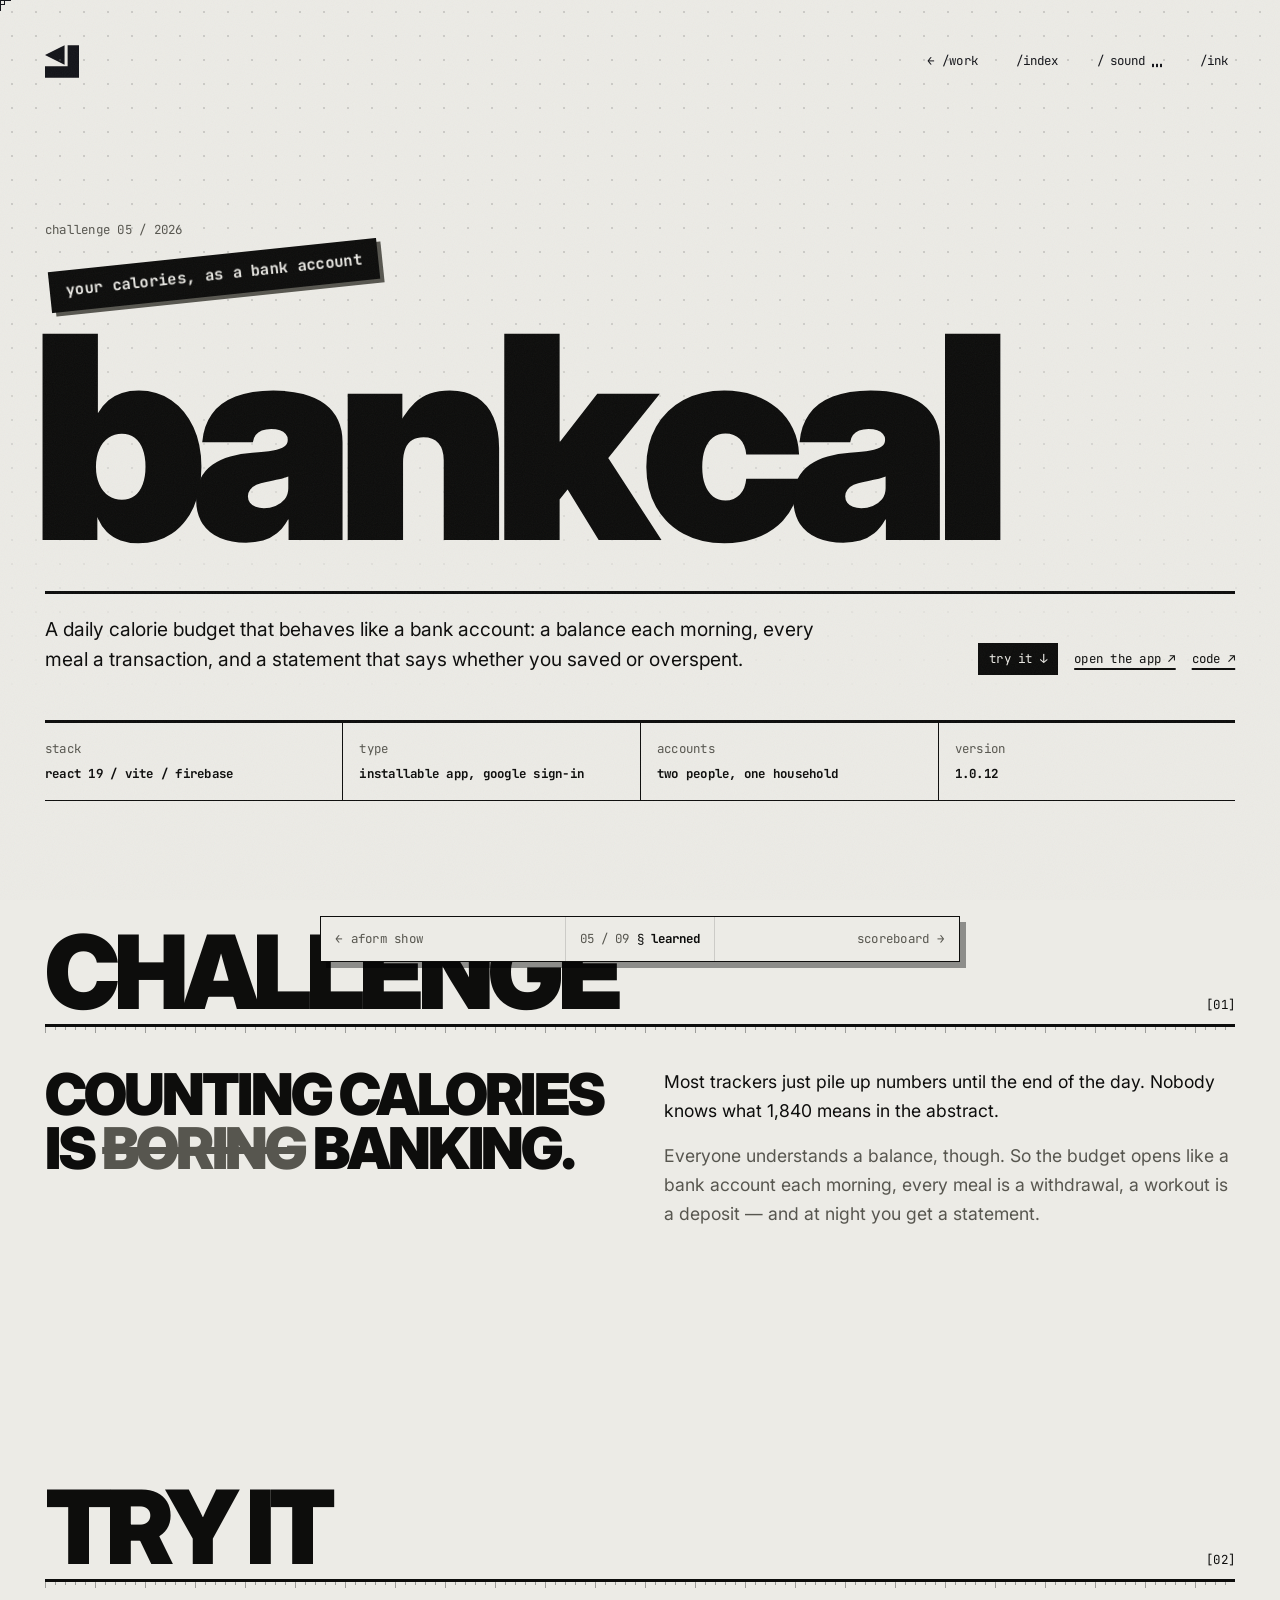
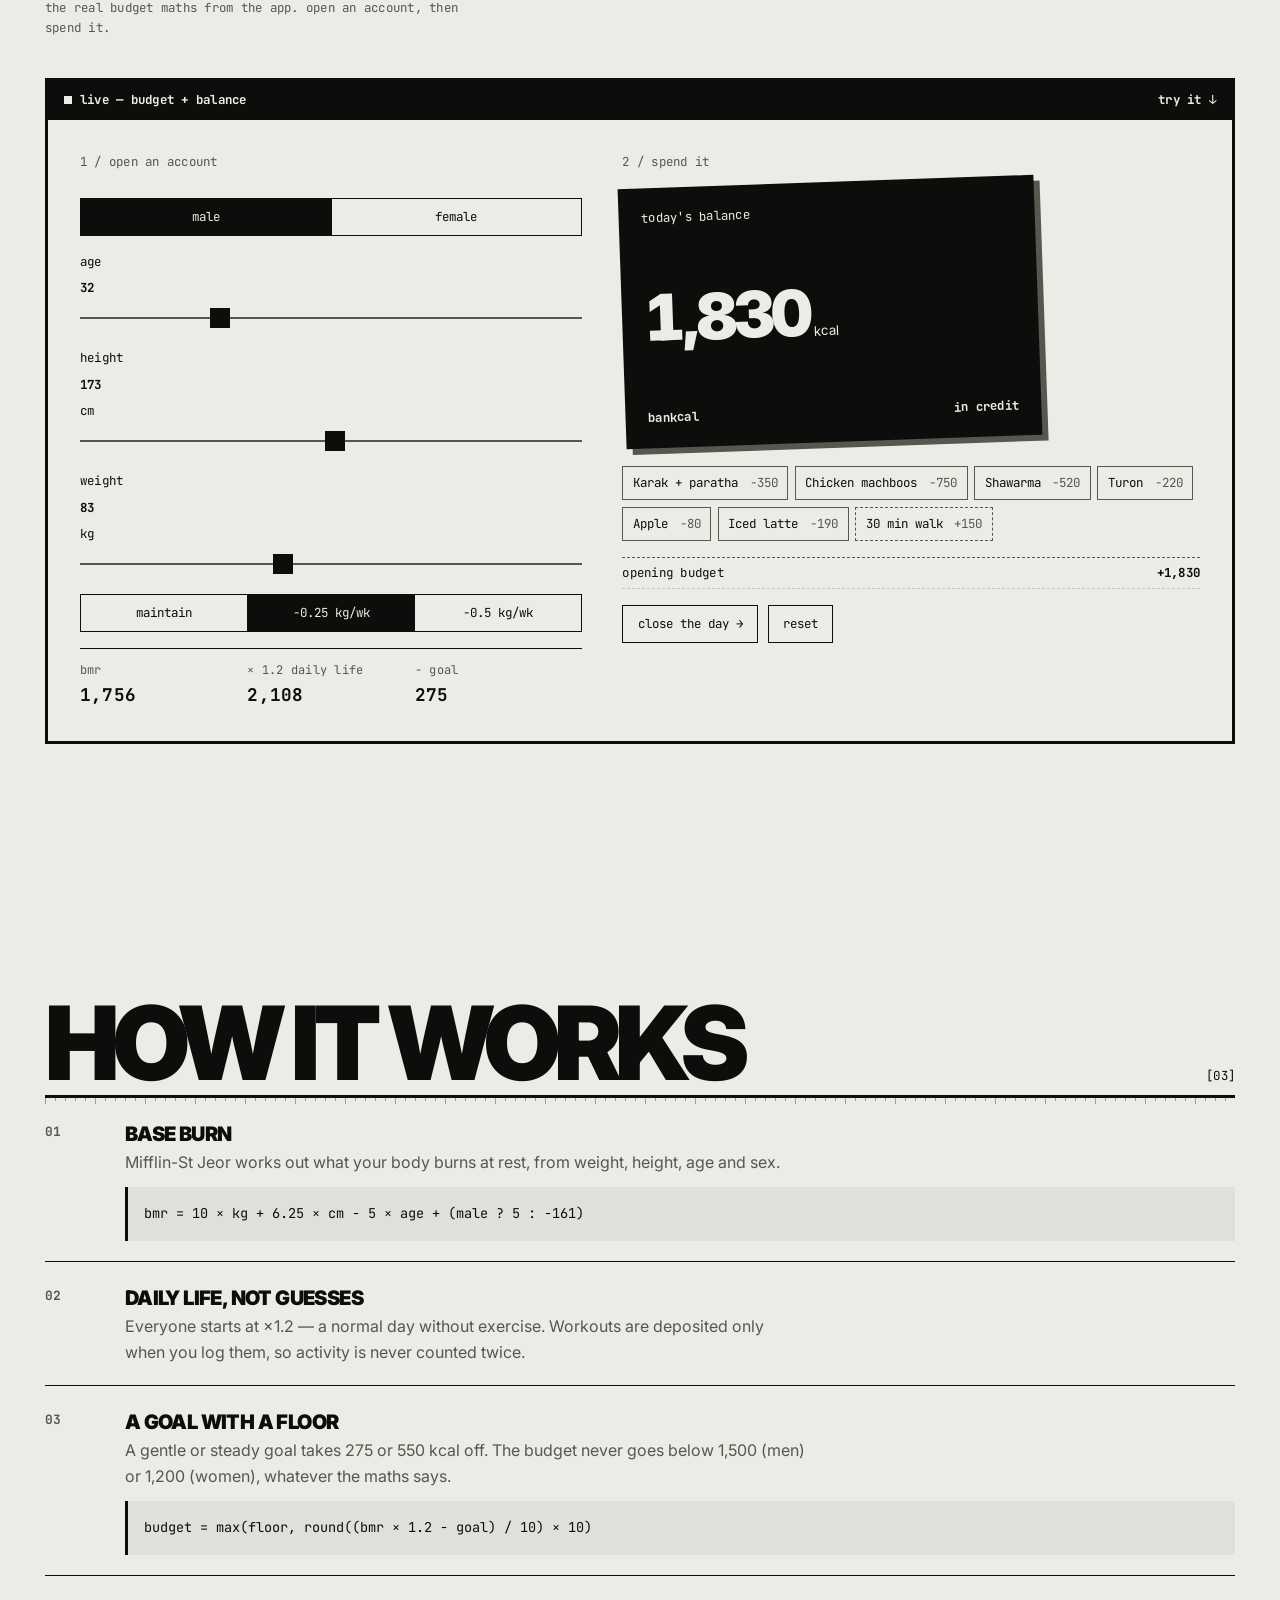
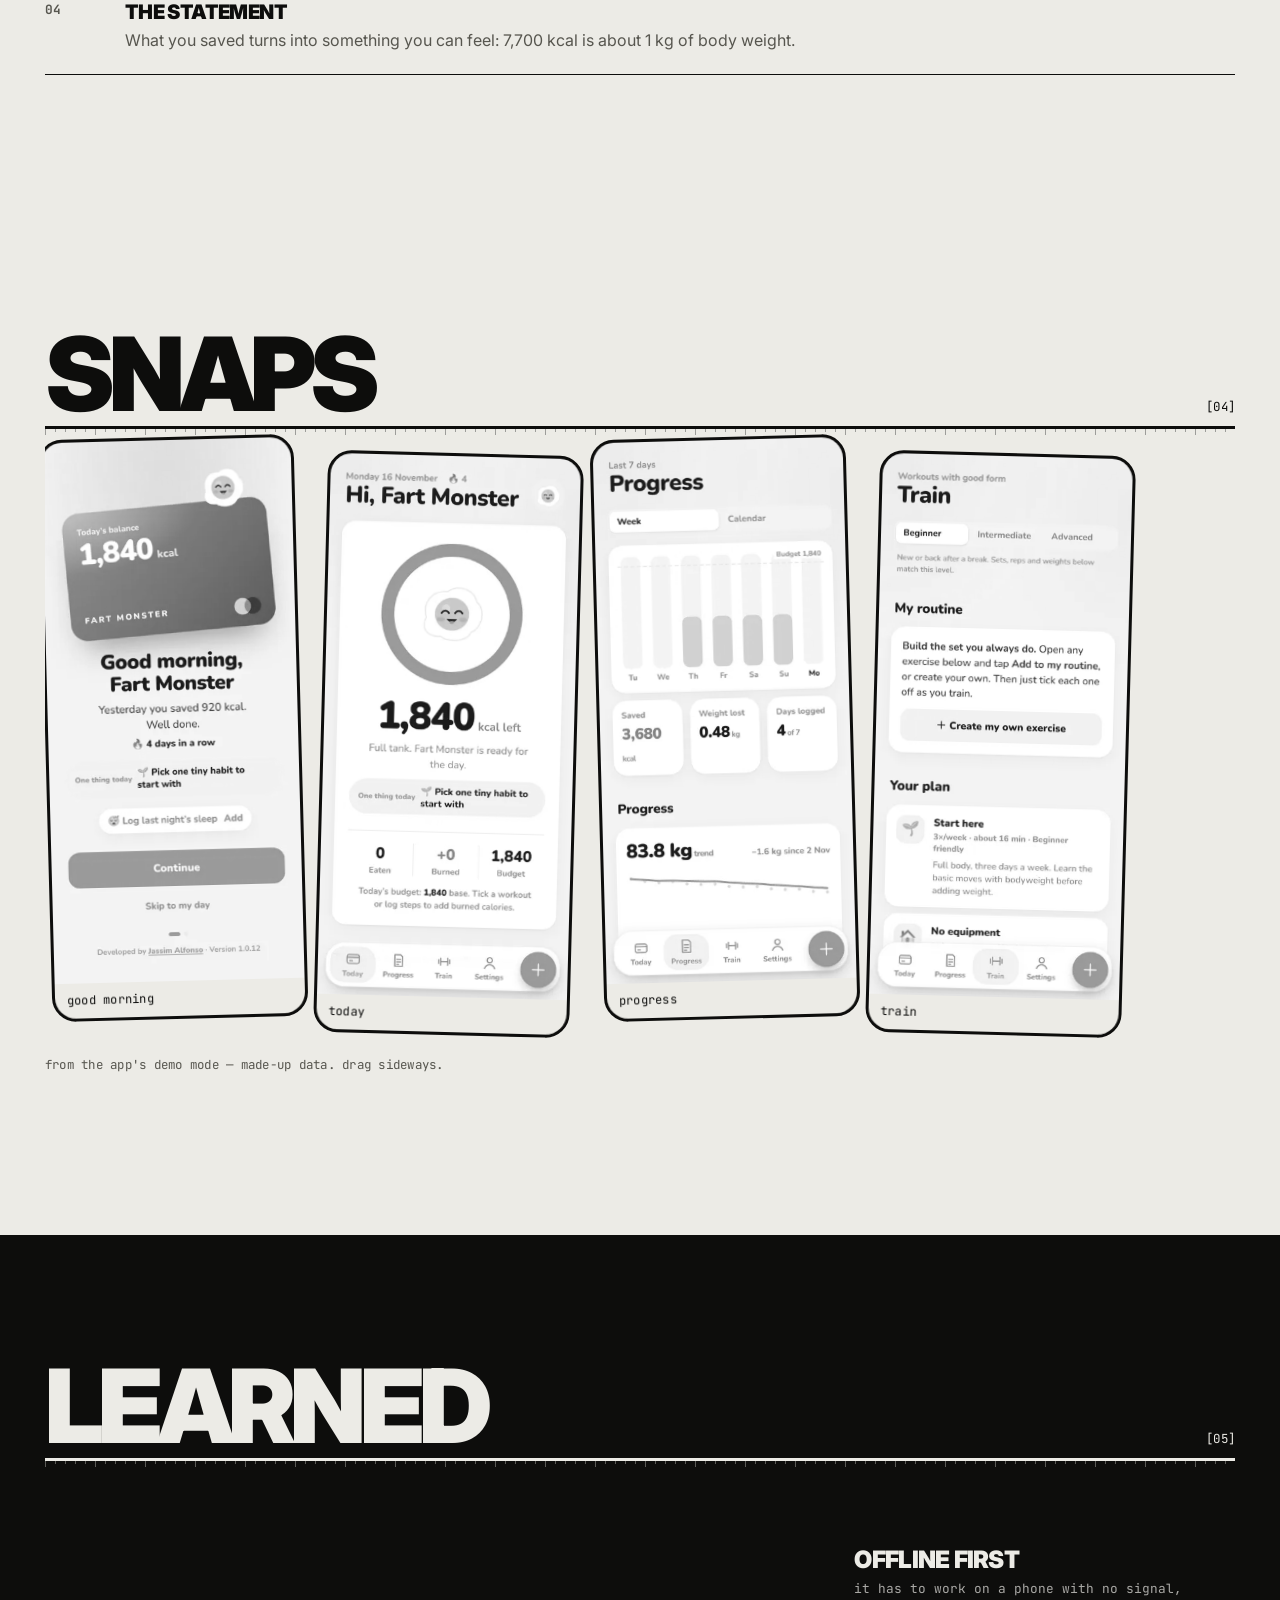
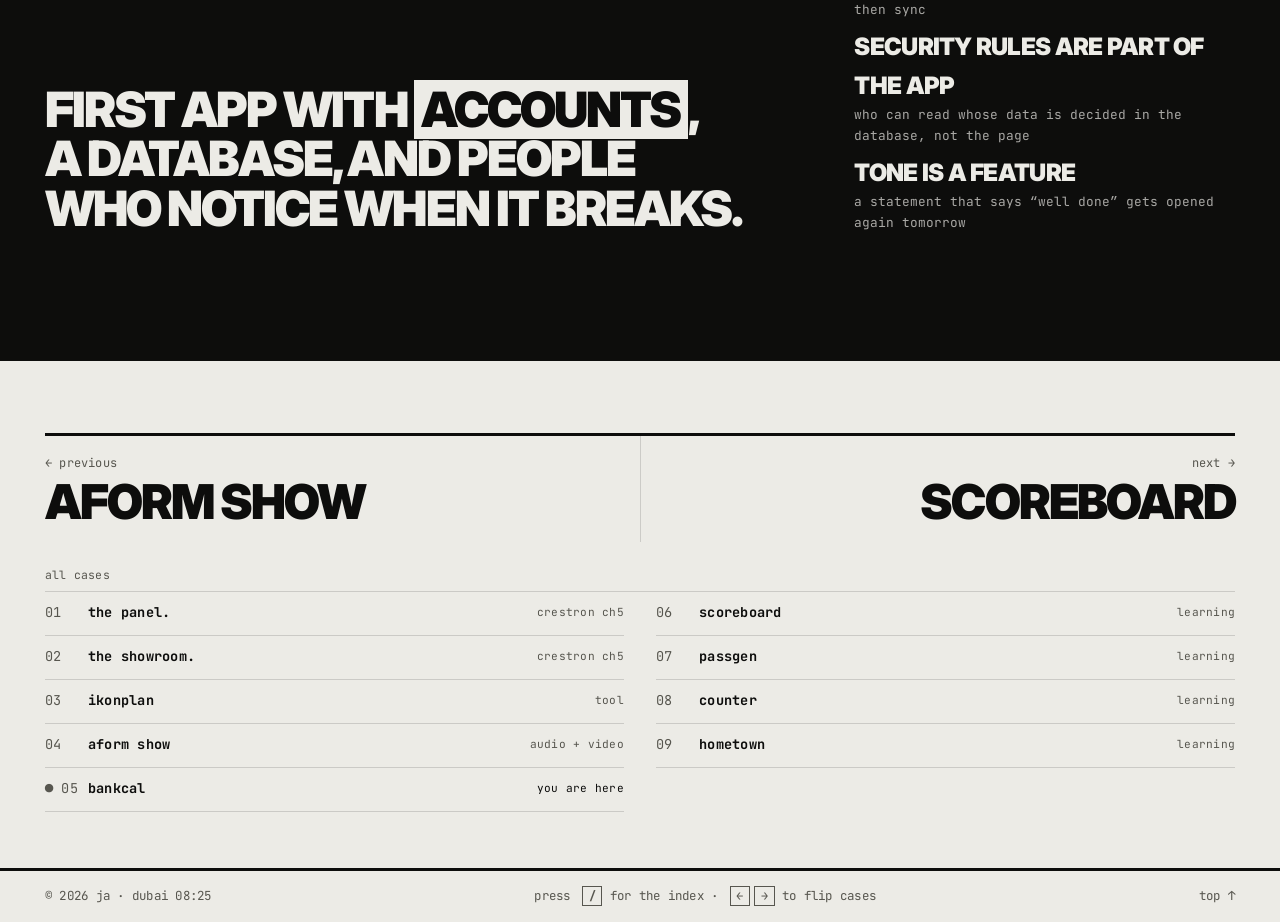
<file: bankcal.html>
<!DOCTYPE html>
<html lang="en">
<head>
	<meta charset="UTF-8">
	<meta name="viewport" content="width=device-width, initial-scale=1.0">
	<title>BankCal — case study · JASSIM ALFONSO</title>
	<meta name="description" content="BankCal — a calorie budget that works like a bank account. Case study by Jassim Alfonso.">
	<meta name="theme-color" content="#0d0d0c">
	<link rel="manifest" href="./manifest.webmanifest">
	<link rel="apple-touch-icon" href="./assets/app/apple-touch-icon.png">
	<meta property="og:type" content="website">
	<meta property="og:title" content="BankCal — case study · JASSIM ALFONSO">
	<meta property="og:description" content="BankCal — a calorie budget that works like a bank account. Case study by Jassim Alfonso.">
	<meta property="og:image" content="https://jassimalfonso.netlify.app/assets/og/bankcal.png">
	<meta property="og:url" content="https://jassimalfonso.netlify.app/bankcal.html">
	<meta name="twitter:card" content="summary_large_image">
	<link rel="icon" href="./assets/logo-no-name.svg">
	<link rel="preconnect" href="https://fonts.googleapis.com">
	<link rel="preconnect" href="https://fonts.gstatic.com" crossorigin>
	<link href="https://fonts.googleapis.com/css2?family=Inter:wght@400;900&family=JetBrains+Mono:wght@400;700&display=swap" rel="stylesheet">
	<link rel="stylesheet" href="./css/style.css">
	<script>try{var t=localStorage.getItem("ja-theme")||(matchMedia("(prefers-color-scheme: light)").matches?"paper":"ink");if(t==="paper")document.documentElement.dataset.theme="paper"}catch(e){}</script>
</head>
<body class="case" data-prev="aform" data-next="scoreboard">
	<a class="skip" href="#main">skip to content</a>
	<div class="grain" aria-hidden="true"></div>
	<svg width="0" height="0" style="position:absolute" aria-hidden="true">
		<symbol id="mark" viewBox="0 0 99.21 94.7">
			<polygon points="66.02 0 99.21 0 99.21 94.7 0 94.7 0 61.52 66.02 61.52 66.02 0"/>
			<polygon points="57.01 0 0 28.51 57.01 57.01 57.01 0"/>
		</symbol>
	</svg>
	<header class="nav">
		<a href="./index.html" class="nav-brand" aria-label="Home"><svg><use href="#mark"/></svg></a>
		<nav aria-label="Primary">
			<ul class="nav-links mono">
				<li><a href="./index.html#work">← /work</a></li>
				<li><button type="button" data-palette aria-haspopup="dialog" aria-label="Open the index: every page and section">/index</button></li>
				<li><button type="button" data-theme-toggle>/paper</button></li>
			</ul>
		</nav>
	</header>
	<main id="main">
		<section class="hero hero--case">
			<p class="mono case-kicker">challenge 05 / 2026</p>
			<h1 class="hero-title" style="--n:7"><span>BankCal</span></h1>
			<span class="tape mono">your calories, as a bank account</span>
			<div class="hero-foot">
				<p class="hero-sub">A daily calorie budget that behaves like a bank account: a balance each morning, every meal a transaction, and a statement that says whether you saved or overspent.</p>
				<p class="case-links mono"><a href="https://bankcal.vercel.app/" target="_blank" rel="noopener">open the app ↗</a> <a href="https://github.com/jassimalfonso/bankcal" target="_blank" rel="noopener">code ↗</a></p>
			</div>
		</section>
		<dl class="facts mono">
			<div><dt>stack</dt><dd>react 19 / vite / firebase</dd></div>
			<div><dt>type</dt><dd>installable app, google sign-in</dd></div>
			<div><dt>accounts</dt><dd>two people, one household</dd></div>
			<div><dt>version</dt><dd>1.0.12</dd></div>
		</dl>

		<section class="section">
			<header class="section-head"><h2>Challenge</h2><span class="mono">[01]</span></header>
			<div class="case-body">
				<p class="case-lead">Counting calories is <s>boring</s> banking.</p>
				<div class="case-text">
					<p>Most trackers just pile up numbers until the end of the day. Nobody knows what 1,840 means in the abstract.</p>
					<p>Everyone understands a balance, though. So the budget opens like a bank account each morning, every meal is a withdrawal, a workout is a deposit — and at night you get a statement.</p>
				</div>
			</div>
		</section>

		<section class="section">
			<header class="section-head"><h2>Try it</h2><span class="mono">[02]</span></header>
			<p class="mono snaps-note">the real budget maths from the app. open an account, then spend it.</p>
			<div class="demo" data-demo="bankcal">
				<div class="demo-head mono"><span class="live">live — budget + balance</span><span>try it ↓</span></div>
				<div class="demo-body"></div>
			</div>
		</section>

		<section class="section">
			<header class="section-head"><h2>How it works</h2><span class="mono">[03]</span></header>
			<ol class="how">
				<li><div><h3>Base burn</h3><p>Mifflin-St Jeor works out what your body burns at rest, from weight, height, age and sex.</p><code class="code">bmr = 10 × kg + 6.25 × cm − 5 × age + (male ? 5 : −161)</code></div></li>
				<li><div><h3>Daily life, not guesses</h3><p>Everyone starts at ×1.2 — a normal day without exercise. Workouts are deposited only when you log them, so activity is never counted twice.</p></div></li>
				<li><div><h3>A goal with a floor</h3><p>A gentle or steady goal takes 275 or 550 kcal off. The budget never goes below 1,500 (men) or 1,200 (women), whatever the maths says.</p><code class="code">budget = max(floor, round((bmr × 1.2 − goal) / 10) × 10)</code></div></li>
				<li><div><h3>The statement</h3><p>What you saved turns into something you can feel: 7,700 kcal is about 1 kg of body weight.</p></div></li>
			</ol>
		</section>

		<section class="section">
			<header class="section-head"><h2>Snaps</h2><span class="mono">[04]</span></header>
			<div class="phones" data-cursor="drag">
				<figure><img src="./assets/projects/bankcal-morning.webp" width="390" height="844" alt="BankCal morning screen showing today's balance as a card" loading="lazy"><figcaption class="mono">good morning</figcaption></figure>
				<figure><img src="./assets/projects/bankcal-today.webp" width="390" height="844" alt="BankCal today screen with the remaining balance" loading="lazy"><figcaption class="mono">today</figcaption></figure>
				<figure><img src="./assets/projects/bankcal-progress.webp" width="390" height="844" alt="BankCal progress screen with a weekly chart" loading="lazy"><figcaption class="mono">progress</figcaption></figure>
				<figure><img src="./assets/projects/bankcal-train.webp" width="390" height="844" alt="BankCal train screen with workout plans" loading="lazy"><figcaption class="mono">train</figcaption></figure>
			</div>
			<p class="mono snaps-note">from the app's demo mode — made-up data. drag sideways.</p>
		</section>

		<section class="section about">
			<header class="section-head"><h2>Learned</h2><span class="mono">[05]</span></header>
			<div class="about-body">
				<p class="about-lead">First app with <em>accounts</em>, a database, and people who notice when it breaks.</p>
				<ul class="now">
					<li>Offline first <span>it has to work on a phone with no signal, then sync</span></li>
					<li>Security rules are part of the app <span>who can read whose data is decided in the database, not the page</span></li>
					<li>Tone is a feature <span>a statement that says “well done” gets opened again tomorrow</span></li>
				</ul>
			</div>
		</section>

		<section class="section casenav" aria-label="More cases">
			<div class="cn-pair">
				<a class="cn-prev" href="./aform.html" rel="prev"><span class="mono">← previous</span><b>aForm Show</b></a>
				<a class="cn-next" href="./scoreboard.html" rel="next"><span class="mono">next →</span><b>Scoreboard</b></a>
			</div>
			<p class="cn-label mono">all cases</p>
			<ol class="case-list mono">
				<li><a href="./thepanel.html">
					<span class="cl-no">01</span><span class="cl-name">The Panel.</span><span class="cl-tag">crestron ch5</span>
				</a></li>
				<li><a href="./showroom.html">
					<span class="cl-no">02</span><span class="cl-name">The Showroom.</span><span class="cl-tag">crestron ch5</span>
				</a></li>
				<li><a href="./ikonplan.html">
					<span class="cl-no">03</span><span class="cl-name">ikonplan</span><span class="cl-tag">tool</span>
				</a></li>
				<li><a href="./aform.html">
					<span class="cl-no">04</span><span class="cl-name">aForm Show</span><span class="cl-tag">audio + video</span>
				</a></li>
				<li class="is-here"><a href="./bankcal.html" aria-current="page">
					<span class="cl-no">05</span><span class="cl-name">BankCal</span><span class="cl-tag">you are here</span>
				</a></li>
				<li><a href="./scoreboard.html">
					<span class="cl-no">06</span><span class="cl-name">Scoreboard</span><span class="cl-tag">learning</span>
				</a></li>
				<li><a href="./passgen.html">
					<span class="cl-no">07</span><span class="cl-name">Passgen</span><span class="cl-tag">learning</span>
				</a></li>
				<li><a href="./counter.html">
					<span class="cl-no">08</span><span class="cl-name">Counter</span><span class="cl-tag">learning</span>
				</a></li>
				<li><a href="./hometown.html">
					<span class="cl-no">09</span><span class="cl-name">Hometown</span><span class="cl-tag">learning</span>
				</a></li>
			</ol>
		</section>
	</main>
	<footer class="footer mono">
		<span>© <span data-year></span> JA · <span class="clock" data-clock>dubai</span></span>
		<span class="hide-sm">press <span class="kbd">/</span> for the index · <span class="kbd">←</span><span class="kbd">→</span> to flip cases</span>
		<a href="#">top ↑</a>
	</footer>
	<script src="./projects.js"></script>
	<script src="./js/order.js"></script>
	<script src="./js/sound.js"></script>
	<script src="./js/site.js"></script>
	<script src="./js/demos.js"></script>
</body>
</html>
</file>
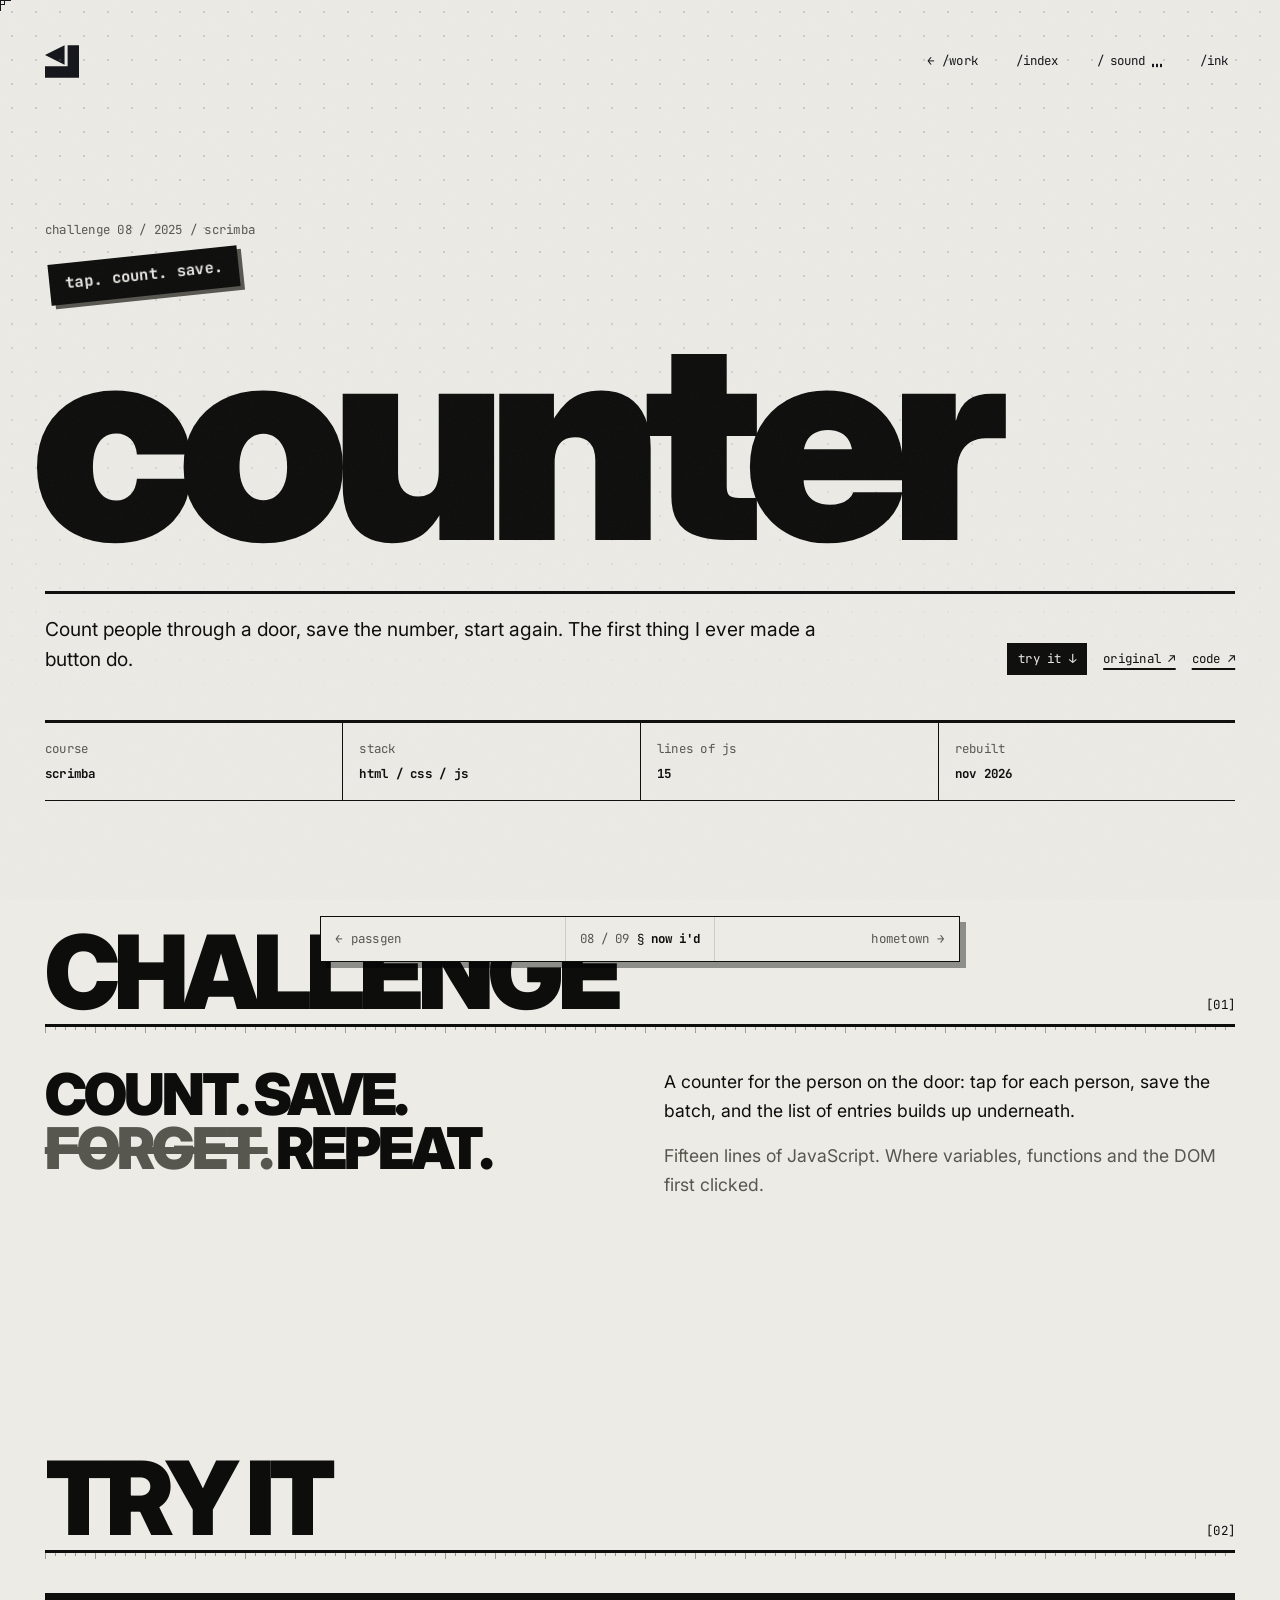
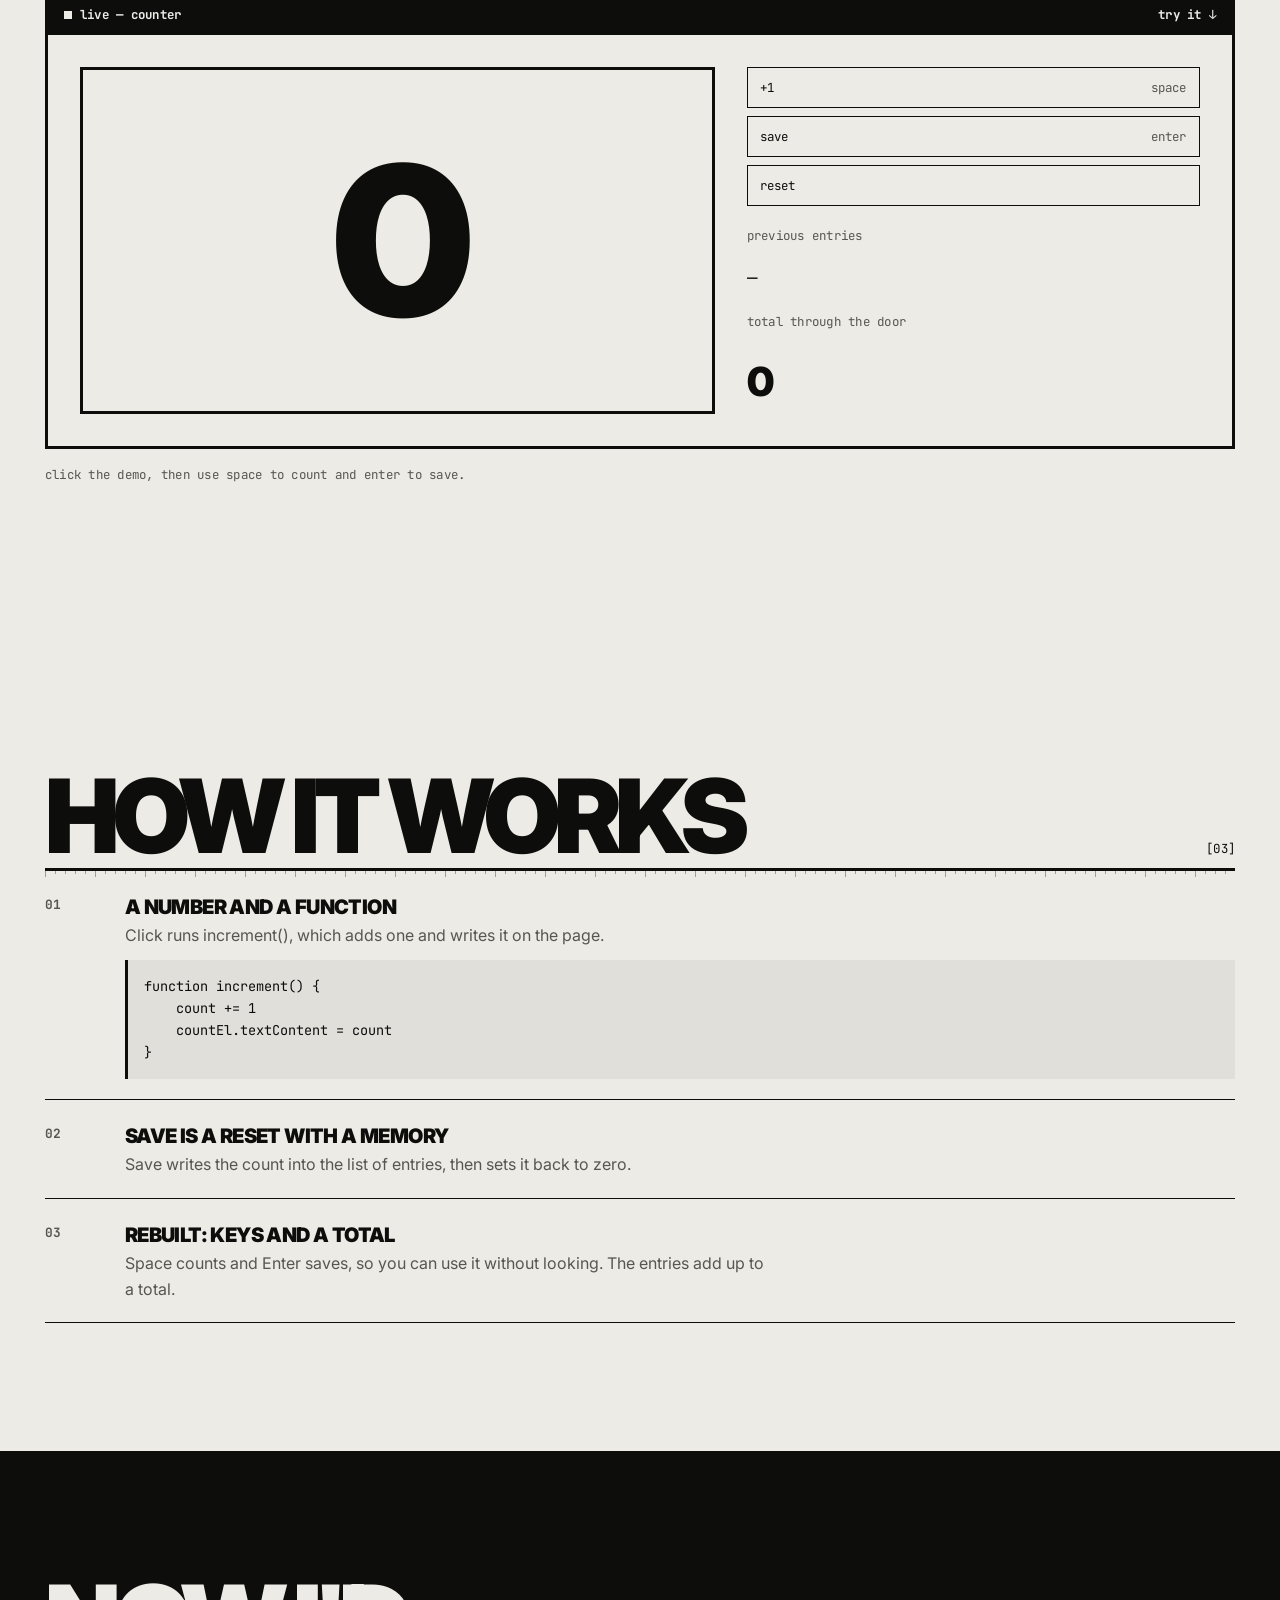
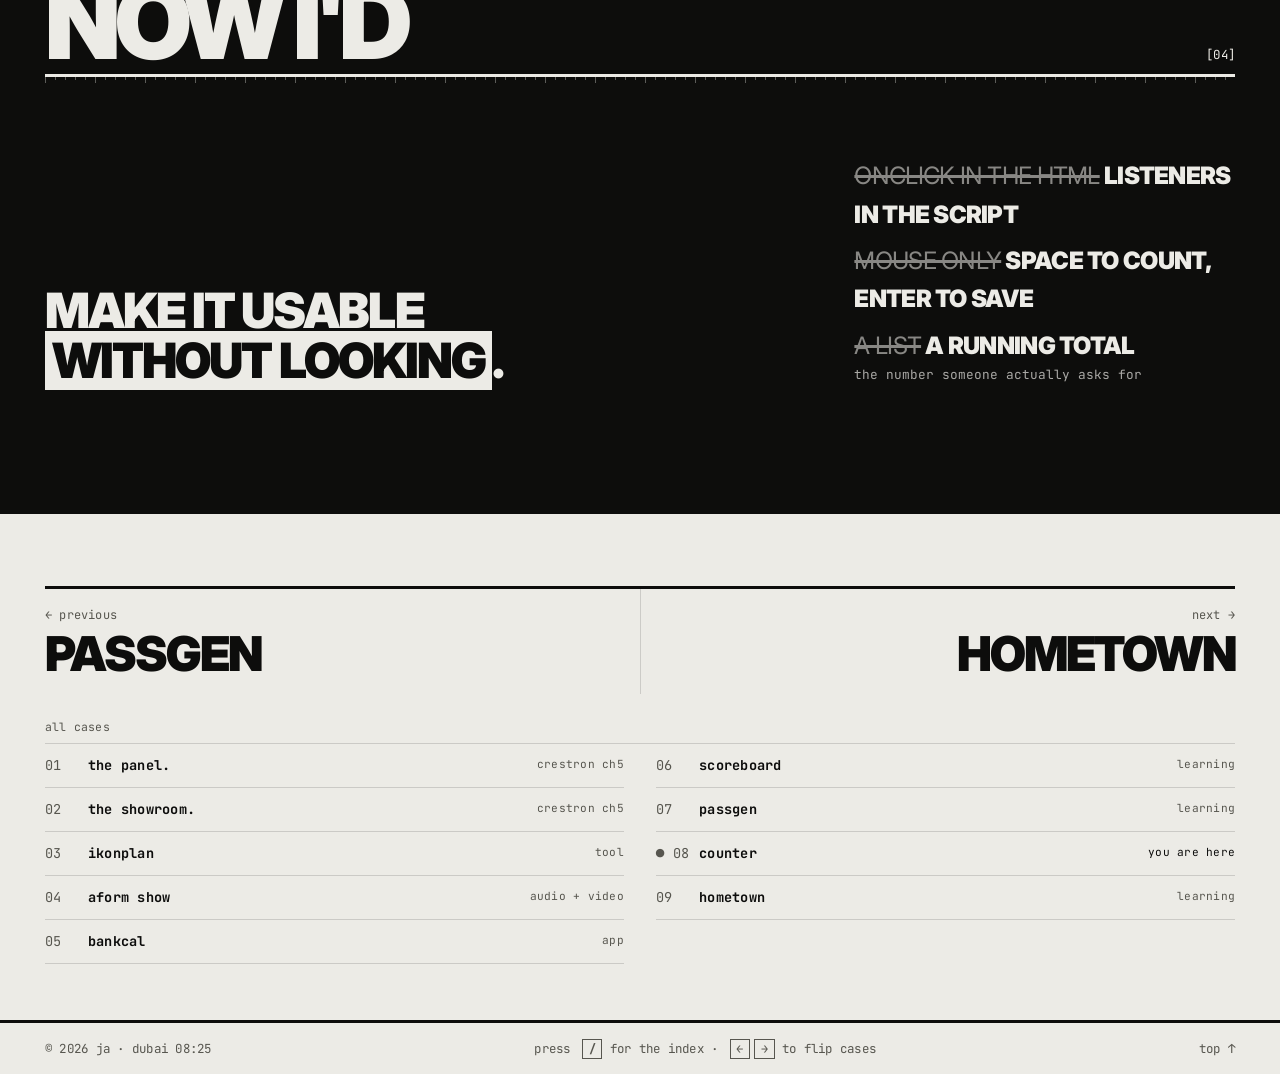
<file: counter.html>
<!DOCTYPE html>
<html lang="en">
<head>
	<meta charset="UTF-8">
	<meta name="viewport" content="width=device-width, initial-scale=1.0">
	<title>Counter — case study · JASSIM ALFONSO</title>
	<meta name="description" content="People counter — a Scrimba project, rebuilt. Case study by Jassim Alfonso.">
	<meta name="theme-color" content="#0d0d0c">
	<link rel="manifest" href="./manifest.webmanifest">
	<link rel="apple-touch-icon" href="./assets/app/apple-touch-icon.png">
	<meta property="og:type" content="website">
	<meta property="og:title" content="Counter — case study · JASSIM ALFONSO">
	<meta property="og:description" content="People counter — a Scrimba project, rebuilt. Case study by Jassim Alfonso.">
	<meta property="og:image" content="https://jassimalfonso.netlify.app/assets/og/counter.png">
	<meta property="og:url" content="https://jassimalfonso.netlify.app/counter.html">
	<meta name="twitter:card" content="summary_large_image">
	<link rel="icon" href="./assets/logo-no-name.svg">
	<link rel="preconnect" href="https://fonts.googleapis.com">
	<link rel="preconnect" href="https://fonts.gstatic.com" crossorigin>
	<link href="https://fonts.googleapis.com/css2?family=Inter:wght@400;900&family=JetBrains+Mono:wght@400;700&display=swap" rel="stylesheet">
	<link rel="stylesheet" href="./css/style.css">
	<script>try{var t=localStorage.getItem("ja-theme")||(matchMedia("(prefers-color-scheme: light)").matches?"paper":"ink");if(t==="paper")document.documentElement.dataset.theme="paper"}catch(e){}</script>
</head>
<body class="case" data-prev="passgen" data-next="hometown">
	<a class="skip" href="#main">skip to content</a>
	<div class="grain" aria-hidden="true"></div>
	<svg width="0" height="0" style="position:absolute" aria-hidden="true">
		<symbol id="mark" viewBox="0 0 99.21 94.7">
			<polygon points="66.02 0 99.21 0 99.21 94.7 0 94.7 0 61.52 66.02 61.52 66.02 0"/>
			<polygon points="57.01 0 0 28.51 57.01 57.01 57.01 0"/>
		</symbol>
	</svg>
	<header class="nav">
		<a href="./index.html" class="nav-brand" aria-label="Home"><svg><use href="#mark"/></svg></a>
		<nav aria-label="Primary">
			<ul class="nav-links mono">
				<li><a href="./index.html#work">← /work</a></li>
				<li><button type="button" data-palette aria-haspopup="dialog" aria-label="Open the index: every page and section">/index</button></li>
				<li><button type="button" data-theme-toggle>/paper</button></li>
			</ul>
		</nav>
	</header>
	<main id="main">
		<section class="hero hero--case">
			<p class="mono case-kicker">challenge 08 / 2025 / scrimba</p>
			<h1 class="hero-title" style="--n:7"><span>Counter</span></h1>
			<span class="tape mono">tap. count. save.</span>
			<div class="hero-foot">
				<p class="hero-sub">Count people through a door, save the number, start again. The first thing I ever made a button do.</p>
				<p class="case-links mono"><a href="https://ja-counter.netlify.app/" target="_blank" rel="noopener">original ↗</a> <a href="https://github.com/jassimalfonso/scrim-counter" target="_blank" rel="noopener">code ↗</a></p>
			</div>
		</section>
		<dl class="facts mono">
			<div><dt>course</dt><dd>scrimba</dd></div>
			<div><dt>stack</dt><dd>html / css / js</dd></div>
			<div><dt>lines of js</dt><dd><span data-count="15">15</span></dd></div>
			<div><dt>rebuilt</dt><dd>nov 2026</dd></div>
		</dl>

		<section class="section">
			<header class="section-head"><h2>Challenge</h2><span class="mono">[01]</span></header>
			<div class="case-body">
				<p class="case-lead">Count. Save. <s>Forget.</s> Repeat.</p>
				<div class="case-text">
					<p>A counter for the person on the door: tap for each person, save the batch, and the list of entries builds up underneath.</p>
					<p>Fifteen lines of JavaScript. Where variables, functions and the DOM first clicked.</p>
				</div>
			</div>
		</section>

		<section class="section">
			<header class="section-head"><h2>Try it</h2><span class="mono">[02]</span></header>
			<div class="demo" data-demo="counter">
				<div class="demo-head mono"><span class="live">live — counter</span><span>try it ↓</span></div>
				<div class="demo-body"></div>
			</div>
			<p class="mono snaps-note">click the demo, then use space to count and enter to save.</p>
		</section>

		<section class="section">
			<header class="section-head"><h2>How it works</h2><span class="mono">[03]</span></header>
			<ol class="how">
				<li><div><h3>A number and a function</h3><p>Click runs increment(), which adds one and writes it on the page.</p><code class="code">function increment() {
    count += 1
    countEl.textContent = count
}</code></div></li>
				<li><div><h3>Save is a reset with a memory</h3><p>Save writes the count into the list of entries, then sets it back to zero.</p></div></li>
				<li><div><h3>Rebuilt: keys and a total</h3><p>Space counts and Enter saves, so you can use it without looking. The entries add up to a total.</p></div></li>
			</ol>
		</section>

		<section class="section about">
			<header class="section-head"><h2>Now I'd</h2><span class="mono">[04]</span></header>
			<div class="about-body">
				<p class="about-lead">Make it usable <em>without looking</em>.</p>
				<ul class="now">
					<li><s>onclick in the HTML</s> listeners in the script</li>
					<li><s>Mouse only</s> space to count, enter to save</li>
					<li><s>A list</s> a running total <span>the number someone actually asks for</span></li>
				</ul>
			</div>
		</section>

		<section class="section casenav" aria-label="More cases">
			<div class="cn-pair">
				<a class="cn-prev" href="./passgen.html" rel="prev"><span class="mono">← previous</span><b>Passgen</b></a>
				<a class="cn-next" href="./hometown.html" rel="next"><span class="mono">next →</span><b>Hometown</b></a>
			</div>
			<p class="cn-label mono">all cases</p>
			<ol class="case-list mono">
				<li><a href="./thepanel.html">
					<span class="cl-no">01</span><span class="cl-name">The Panel.</span><span class="cl-tag">crestron ch5</span>
				</a></li>
				<li><a href="./showroom.html">
					<span class="cl-no">02</span><span class="cl-name">The Showroom.</span><span class="cl-tag">crestron ch5</span>
				</a></li>
				<li><a href="./ikonplan.html">
					<span class="cl-no">03</span><span class="cl-name">ikonplan</span><span class="cl-tag">tool</span>
				</a></li>
				<li><a href="./aform.html">
					<span class="cl-no">04</span><span class="cl-name">aForm Show</span><span class="cl-tag">audio + video</span>
				</a></li>
				<li><a href="./bankcal.html">
					<span class="cl-no">05</span><span class="cl-name">BankCal</span><span class="cl-tag">app</span>
				</a></li>
				<li><a href="./scoreboard.html">
					<span class="cl-no">06</span><span class="cl-name">Scoreboard</span><span class="cl-tag">learning</span>
				</a></li>
				<li><a href="./passgen.html">
					<span class="cl-no">07</span><span class="cl-name">Passgen</span><span class="cl-tag">learning</span>
				</a></li>
				<li class="is-here"><a href="./counter.html" aria-current="page">
					<span class="cl-no">08</span><span class="cl-name">Counter</span><span class="cl-tag">you are here</span>
				</a></li>
				<li><a href="./hometown.html">
					<span class="cl-no">09</span><span class="cl-name">Hometown</span><span class="cl-tag">learning</span>
				</a></li>
			</ol>
		</section>
	</main>
	<footer class="footer mono">
		<span>© <span data-year></span> JA · <span class="clock" data-clock>dubai</span></span>
		<span class="hide-sm">press <span class="kbd">/</span> for the index · <span class="kbd">←</span><span class="kbd">→</span> to flip cases</span>
		<a href="#">top ↑</a>
	</footer>
	<script src="./projects.js"></script>
	<script src="./js/order.js"></script>
	<script src="./js/sound.js"></script>
	<script src="./js/site.js"></script>
	<script src="./js/demos.js"></script>
</body>
</html>
</file>
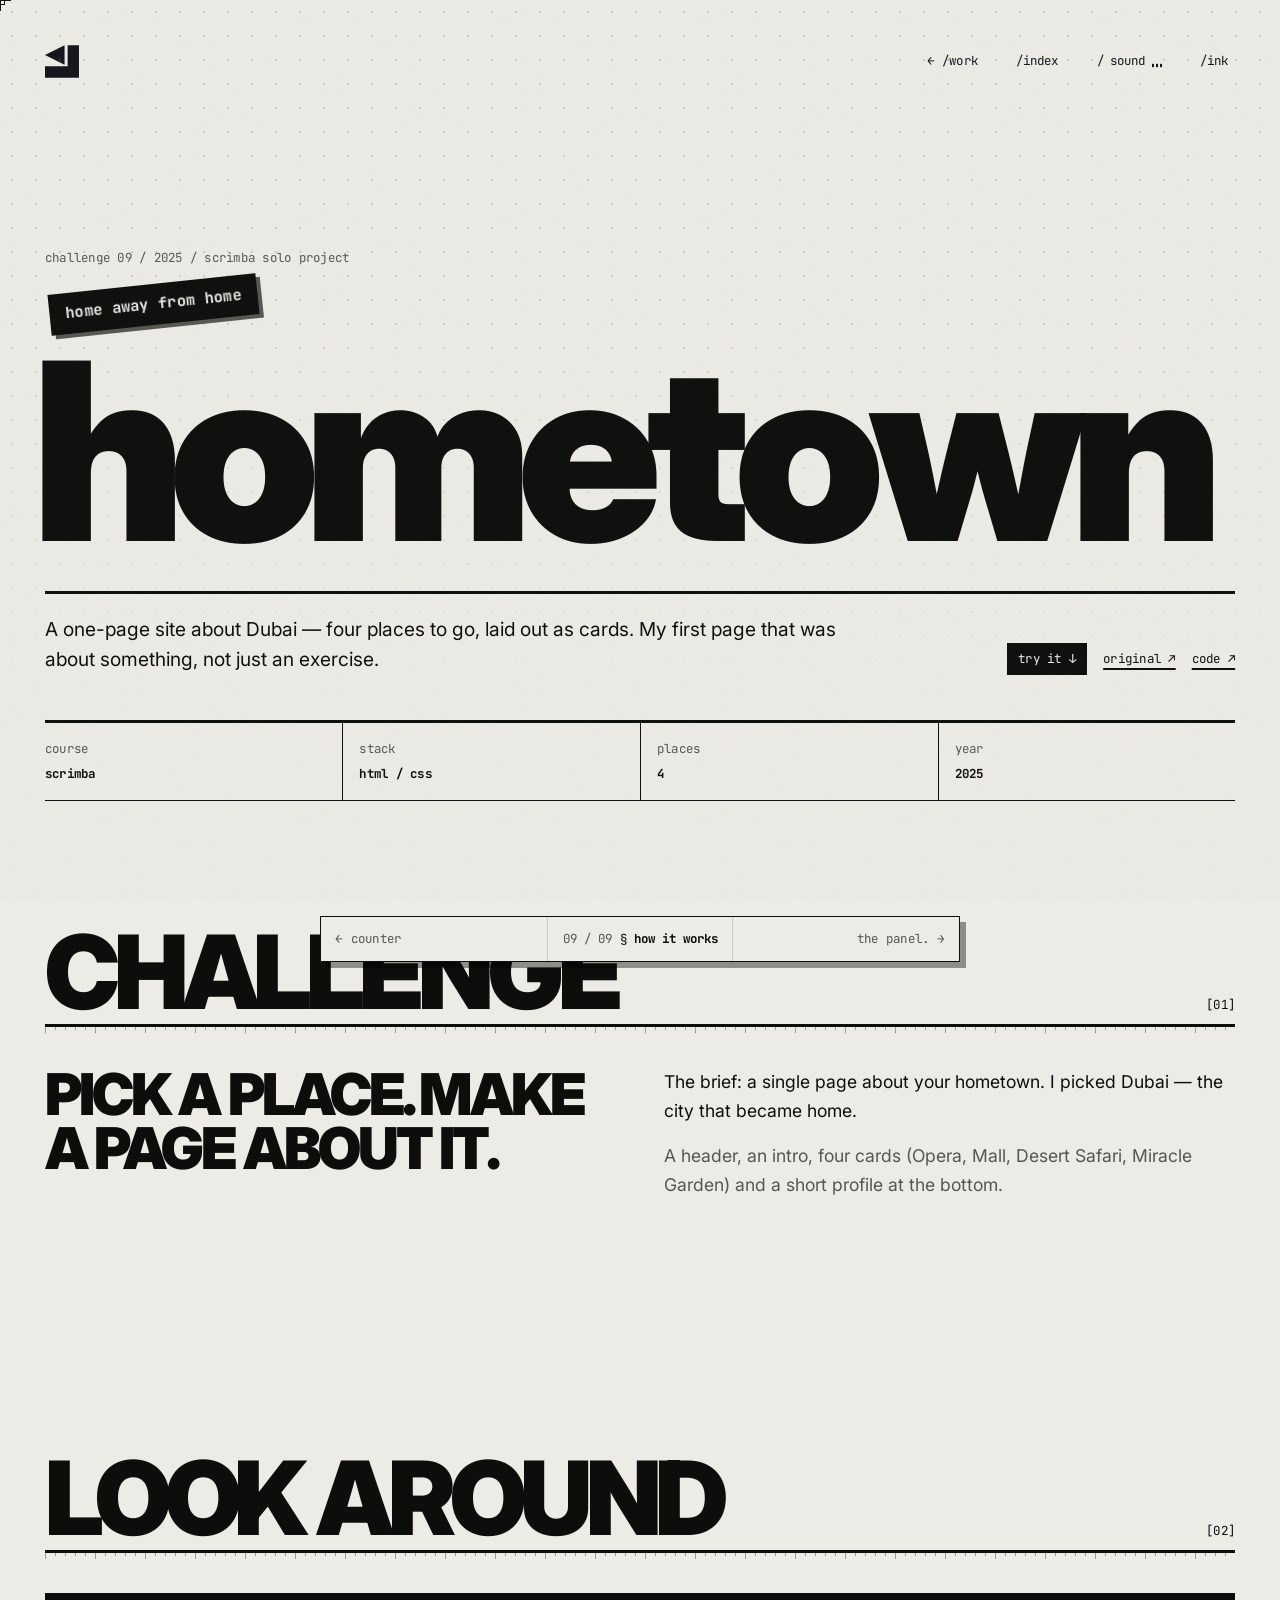
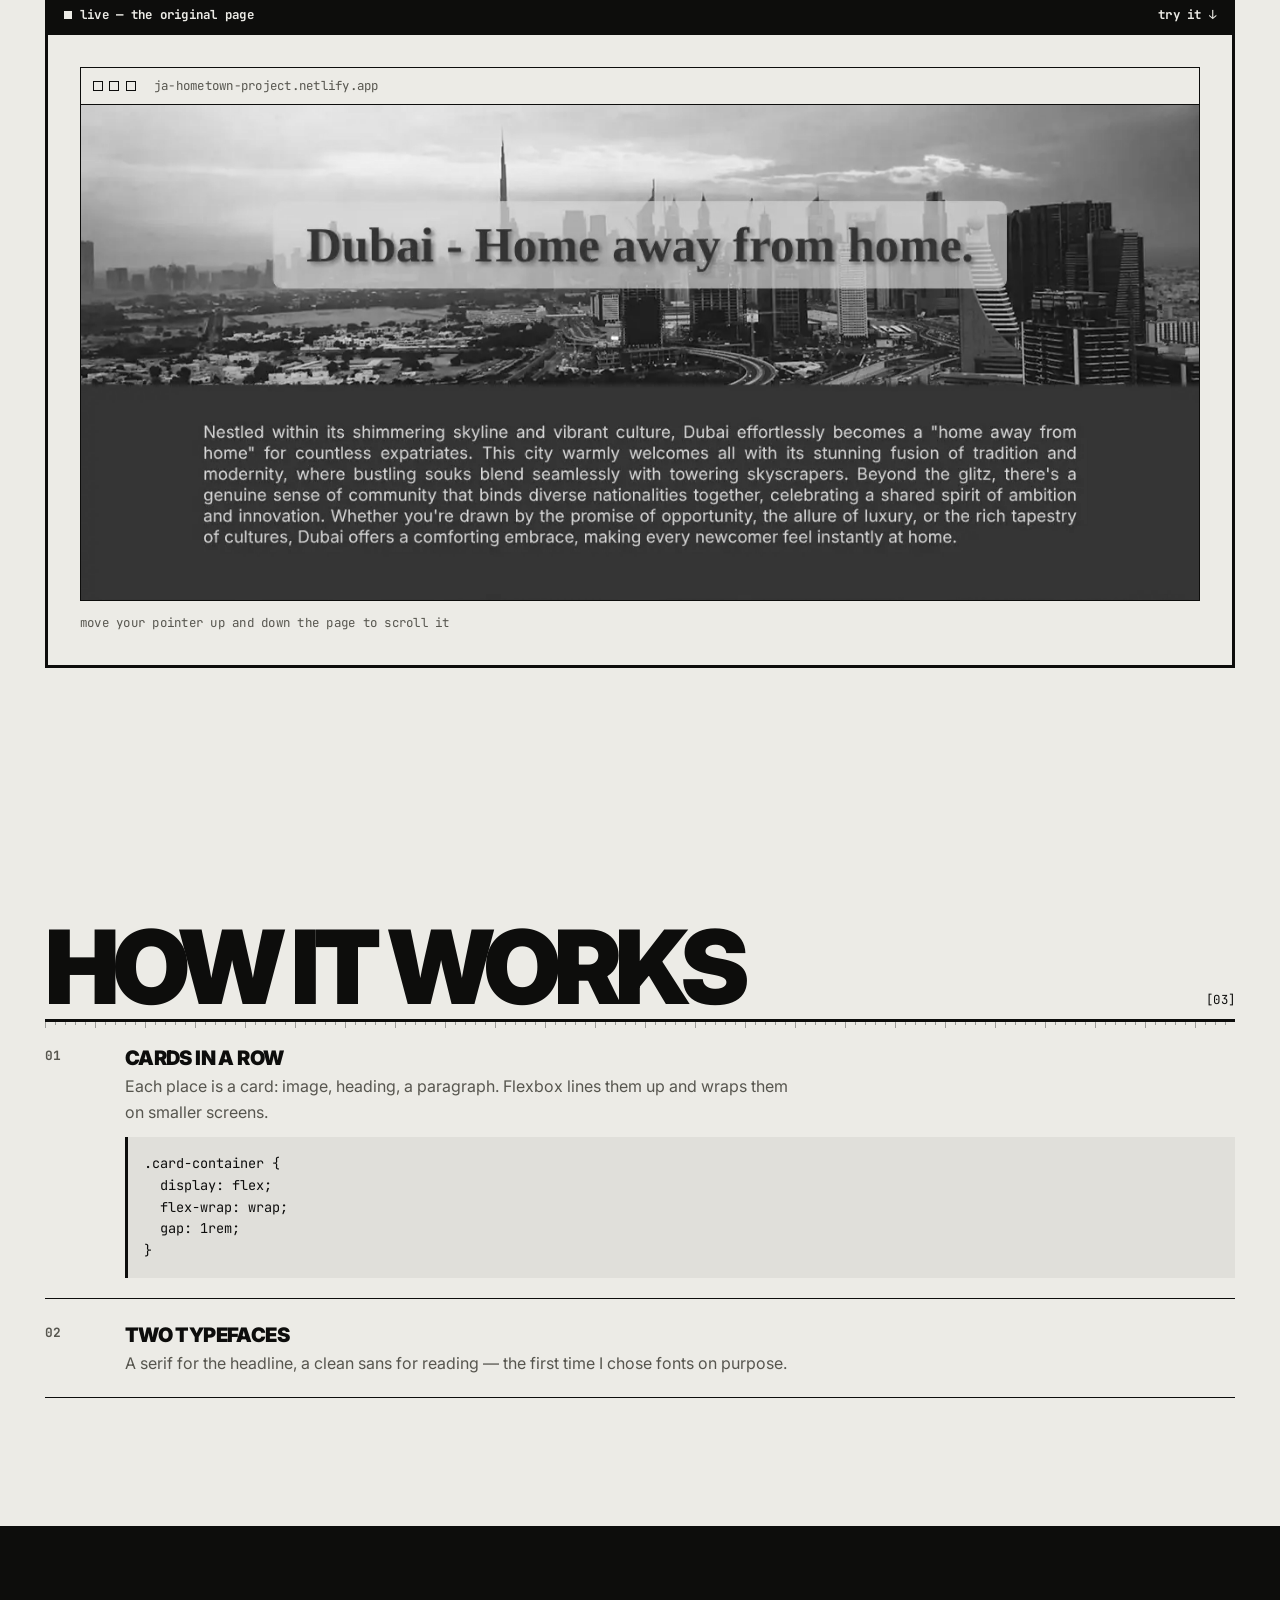
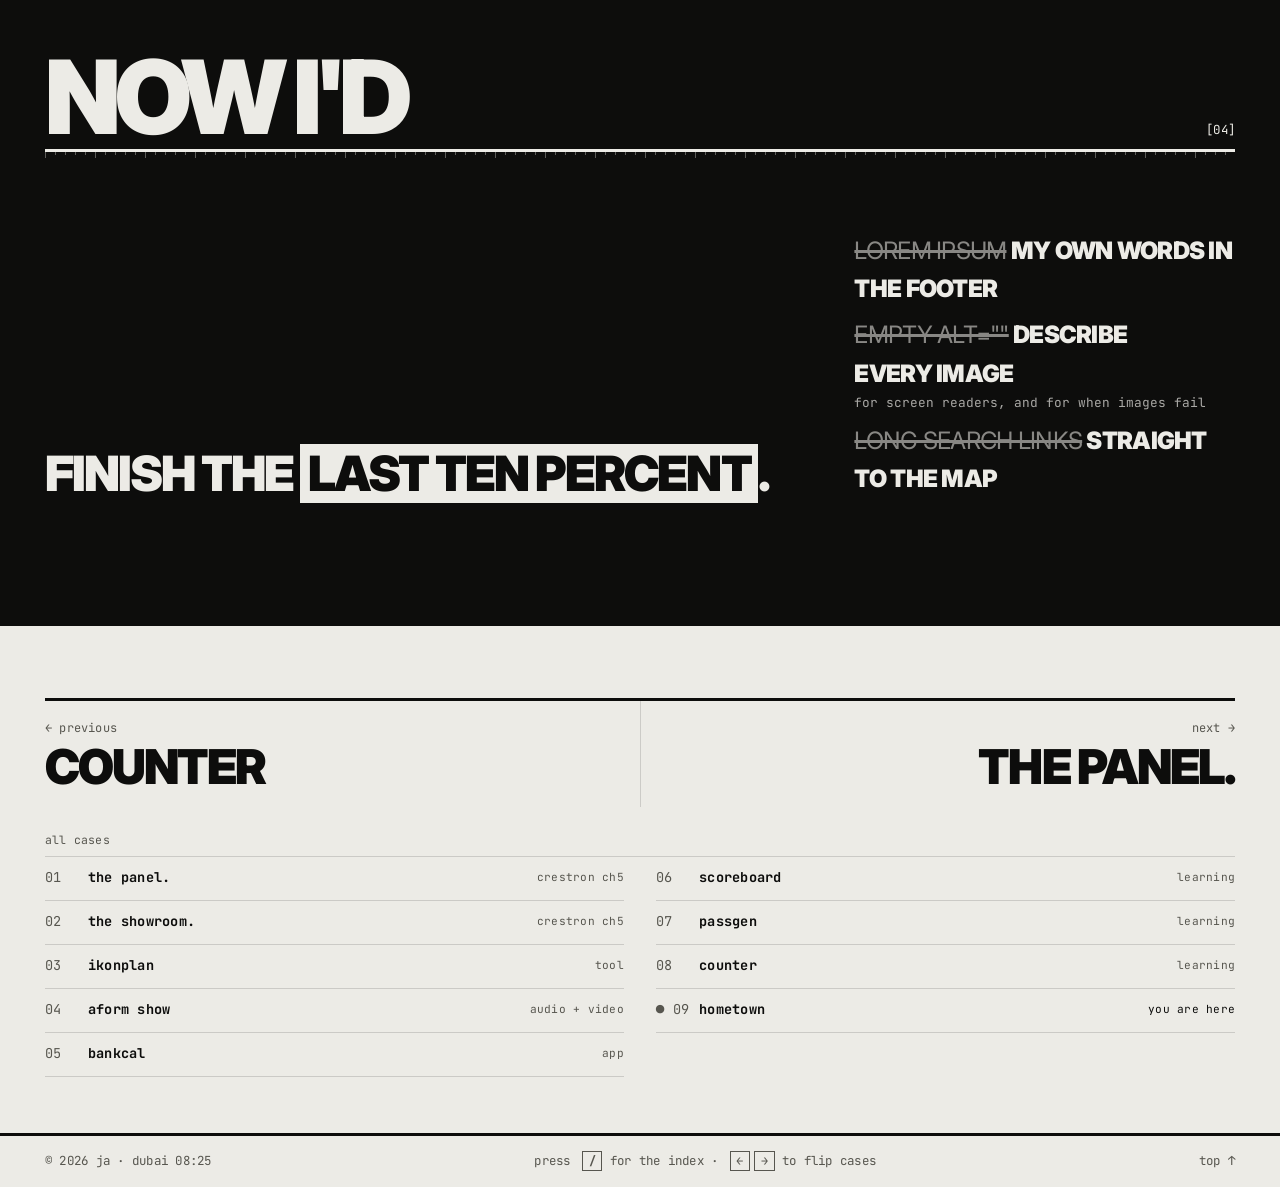
<file: hometown.html>
<!DOCTYPE html>
<html lang="en">
<head>
	<meta charset="UTF-8">
	<meta name="viewport" content="width=device-width, initial-scale=1.0">
	<title>Hometown — case study · JASSIM ALFONSO</title>
	<meta name="description" content="Hometown — a one-page site about Dubai. A Scrimba solo project. Case study by Jassim Alfonso.">
	<meta name="theme-color" content="#0d0d0c">
	<link rel="manifest" href="./manifest.webmanifest">
	<link rel="apple-touch-icon" href="./assets/app/apple-touch-icon.png">
	<meta property="og:type" content="website">
	<meta property="og:title" content="Hometown — case study · JASSIM ALFONSO">
	<meta property="og:description" content="Hometown — a one-page site about Dubai. A Scrimba solo project. Case study by Jassim Alfonso.">
	<meta property="og:image" content="https://jassimalfonso.netlify.app/assets/og/hometown.png">
	<meta property="og:url" content="https://jassimalfonso.netlify.app/hometown.html">
	<meta name="twitter:card" content="summary_large_image">
	<link rel="icon" href="./assets/logo-no-name.svg">
	<link rel="preconnect" href="https://fonts.googleapis.com">
	<link rel="preconnect" href="https://fonts.gstatic.com" crossorigin>
	<link href="https://fonts.googleapis.com/css2?family=Inter:wght@400;900&family=JetBrains+Mono:wght@400;700&display=swap" rel="stylesheet">
	<link rel="stylesheet" href="./css/style.css">
	<script>try{var t=localStorage.getItem("ja-theme")||(matchMedia("(prefers-color-scheme: light)").matches?"paper":"ink");if(t==="paper")document.documentElement.dataset.theme="paper"}catch(e){}</script>
</head>
<body class="case" data-prev="counter" data-next="thepanel">
	<a class="skip" href="#main">skip to content</a>
	<div class="grain" aria-hidden="true"></div>
	<svg width="0" height="0" style="position:absolute" aria-hidden="true">
		<symbol id="mark" viewBox="0 0 99.21 94.7">
			<polygon points="66.02 0 99.21 0 99.21 94.7 0 94.7 0 61.52 66.02 61.52 66.02 0"/>
			<polygon points="57.01 0 0 28.51 57.01 57.01 57.01 0"/>
		</symbol>
	</svg>
	<header class="nav">
		<a href="./index.html" class="nav-brand" aria-label="Home"><svg><use href="#mark"/></svg></a>
		<nav aria-label="Primary">
			<ul class="nav-links mono">
				<li><a href="./index.html#work">← /work</a></li>
				<li><button type="button" data-palette aria-haspopup="dialog" aria-label="Open the index: every page and section">/index</button></li>
				<li><button type="button" data-theme-toggle>/paper</button></li>
			</ul>
		</nav>
	</header>
	<main id="main">
		<section class="hero hero--case">
			<p class="mono case-kicker">challenge 09 / 2025 / scrimba solo project</p>
			<h1 class="hero-title" style="--n:8"><span>Hometown</span></h1>
			<span class="tape mono">home away from home</span>
			<div class="hero-foot">
				<p class="hero-sub">A one-page site about Dubai — four places to go, laid out as cards. My first page that was about something, not just an exercise.</p>
				<p class="case-links mono"><a href="https://ja-hometown-project.netlify.app/" target="_blank" rel="noopener">original ↗</a> <a href="https://github.com/jassimalfonso/scrim-hometown-project" target="_blank" rel="noopener">code ↗</a></p>
			</div>
		</section>
		<dl class="facts mono">
			<div><dt>course</dt><dd>scrimba</dd></div>
			<div><dt>stack</dt><dd>html / css</dd></div>
			<div><dt>places</dt><dd><span data-count="4">4</span></dd></div>
			<div><dt>year</dt><dd>2025</dd></div>
		</dl>

		<section class="section">
			<header class="section-head"><h2>Challenge</h2><span class="mono">[01]</span></header>
			<div class="case-body">
				<p class="case-lead">Pick a place. Make a page about it.</p>
				<div class="case-text">
					<p>The brief: a single page about your hometown. I picked Dubai — the city that became home.</p>
					<p>A header, an intro, four cards (Opera, Mall, Desert Safari, Miracle Garden) and a short profile at the bottom.</p>
				</div>
			</div>
		</section>

		<section class="section">
			<header class="section-head"><h2>Look around</h2><span class="mono">[02]</span></header>
			<div class="demo" data-demo="scrollframe">
				<div class="demo-head mono"><span class="live">live — the original page</span><span>try it ↓</span></div>
				<div class="demo-body" data-src="./assets/projects/hometown-full.webp" data-url="ja-hometown-project.netlify.app" data-alt="Full-length capture of the Hometown page about Dubai"></div>
			</div>
		</section>

		<section class="section">
			<header class="section-head"><h2>How it works</h2><span class="mono">[03]</span></header>
			<ol class="how">
				<li><div><h3>Cards in a row</h3><p>Each place is a card: image, heading, a paragraph. Flexbox lines them up and wraps them on smaller screens.</p><code class="code">.card-container {
  display: flex;
  flex-wrap: wrap;
  gap: 1rem;
}</code></div></li>
				<li><div><h3>Two typefaces</h3><p>A serif for the headline, a clean sans for reading — the first time I chose fonts on purpose.</p></div></li>
			</ol>
		</section>

		<section class="section about">
			<header class="section-head"><h2>Now I'd</h2><span class="mono">[04]</span></header>
			<div class="about-body">
				<p class="about-lead">Finish the <em>last ten percent</em>.</p>
				<ul class="now">
					<li><s>Lorem ipsum</s> my own words in the footer</li>
					<li><s>Empty alt=""</s> describe every image <span>for screen readers, and for when images fail</span></li>
					<li><s>Long search links</s> straight to the map</li>
				</ul>
			</div>
		</section>

		<section class="section casenav" aria-label="More cases">
			<div class="cn-pair">
				<a class="cn-prev" href="./counter.html" rel="prev"><span class="mono">← previous</span><b>Counter</b></a>
				<a class="cn-next" href="./thepanel.html" rel="next"><span class="mono">next →</span><b>The Panel.</b></a>
			</div>
			<p class="cn-label mono">all cases</p>
			<ol class="case-list mono">
				<li><a href="./thepanel.html">
					<span class="cl-no">01</span><span class="cl-name">The Panel.</span><span class="cl-tag">crestron ch5</span>
				</a></li>
				<li><a href="./showroom.html">
					<span class="cl-no">02</span><span class="cl-name">The Showroom.</span><span class="cl-tag">crestron ch5</span>
				</a></li>
				<li><a href="./ikonplan.html">
					<span class="cl-no">03</span><span class="cl-name">ikonplan</span><span class="cl-tag">tool</span>
				</a></li>
				<li><a href="./aform.html">
					<span class="cl-no">04</span><span class="cl-name">aForm Show</span><span class="cl-tag">audio + video</span>
				</a></li>
				<li><a href="./bankcal.html">
					<span class="cl-no">05</span><span class="cl-name">BankCal</span><span class="cl-tag">app</span>
				</a></li>
				<li><a href="./scoreboard.html">
					<span class="cl-no">06</span><span class="cl-name">Scoreboard</span><span class="cl-tag">learning</span>
				</a></li>
				<li><a href="./passgen.html">
					<span class="cl-no">07</span><span class="cl-name">Passgen</span><span class="cl-tag">learning</span>
				</a></li>
				<li><a href="./counter.html">
					<span class="cl-no">08</span><span class="cl-name">Counter</span><span class="cl-tag">learning</span>
				</a></li>
				<li class="is-here"><a href="./hometown.html" aria-current="page">
					<span class="cl-no">09</span><span class="cl-name">Hometown</span><span class="cl-tag">you are here</span>
				</a></li>
			</ol>
		</section>
	</main>
	<footer class="footer mono">
		<span>© <span data-year></span> JA · <span class="clock" data-clock>dubai</span></span>
		<span class="hide-sm">press <span class="kbd">/</span> for the index · <span class="kbd">←</span><span class="kbd">→</span> to flip cases</span>
		<a href="#">top ↑</a>
	</footer>
	<script src="./projects.js"></script>
	<script src="./js/order.js"></script>
	<script src="./js/sound.js"></script>
	<script src="./js/site.js"></script>
	<script src="./js/demos.js"></script>
</body>
</html>
</file>
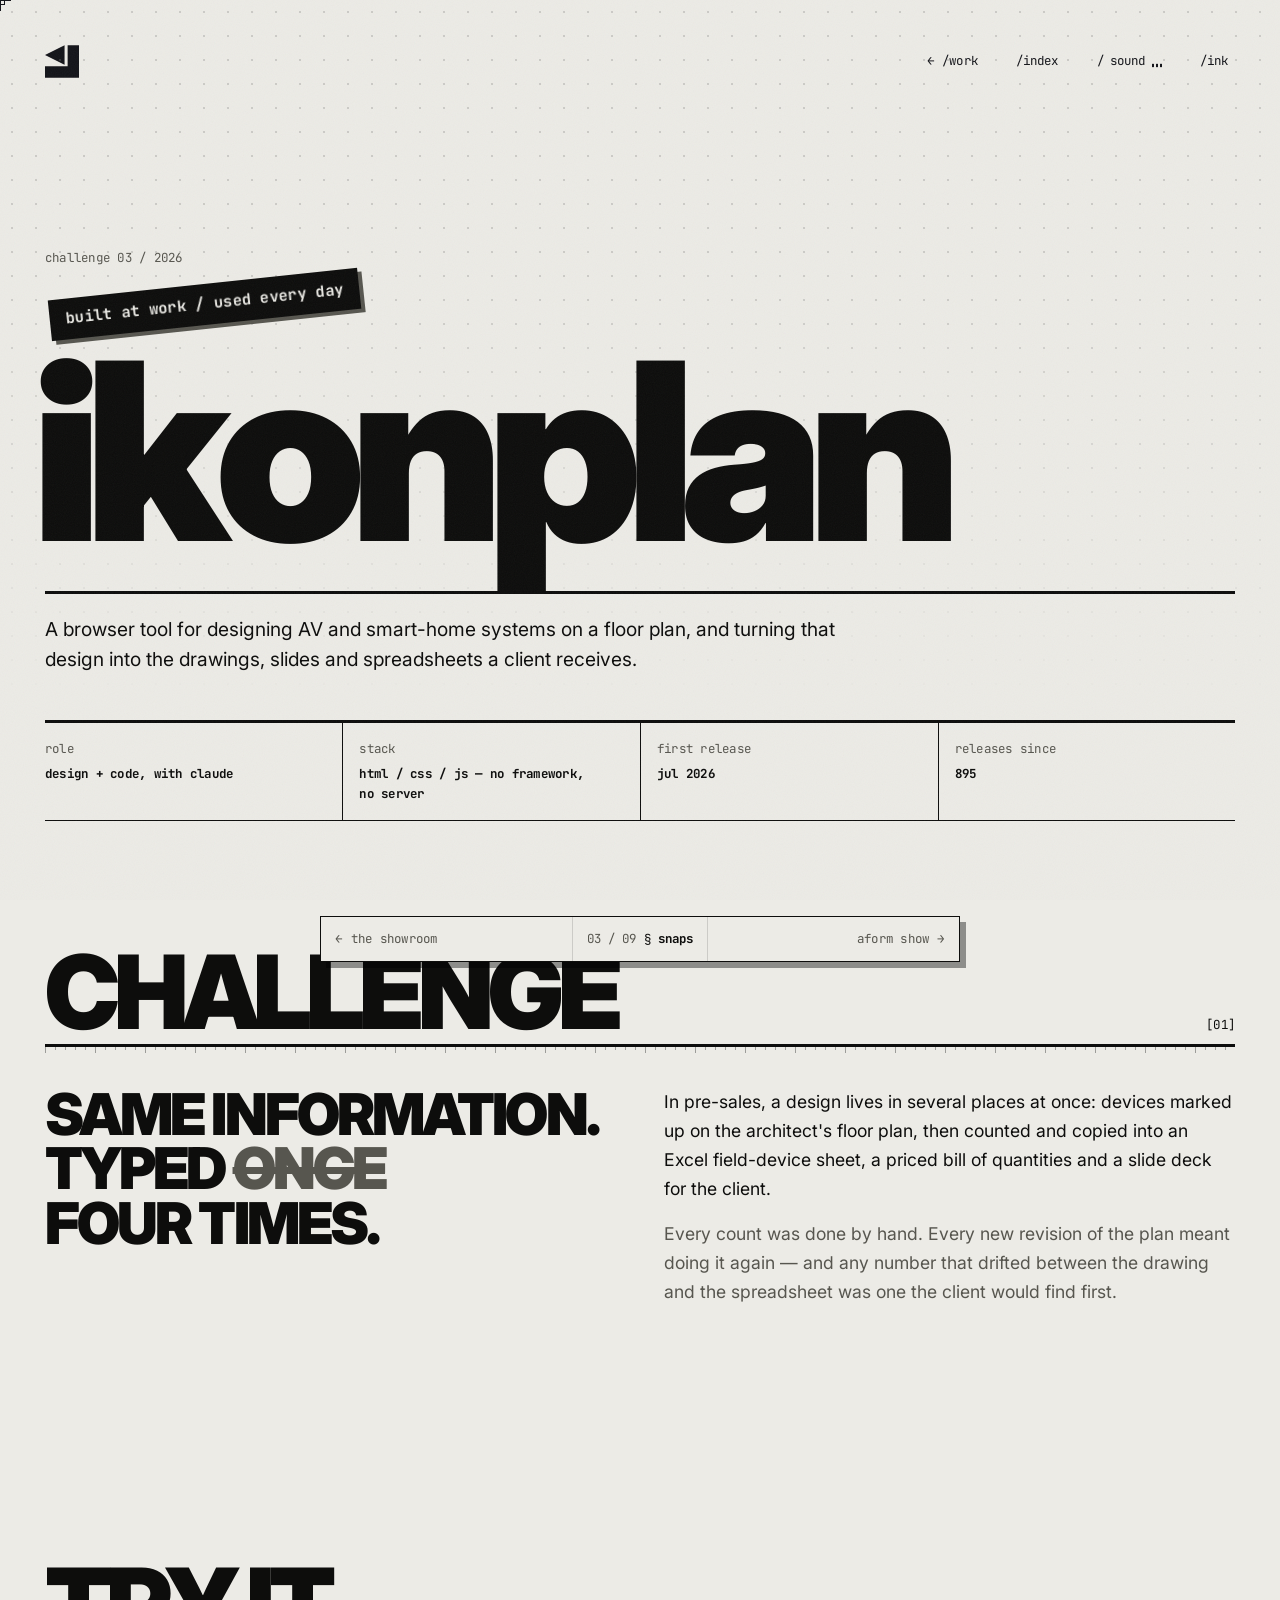
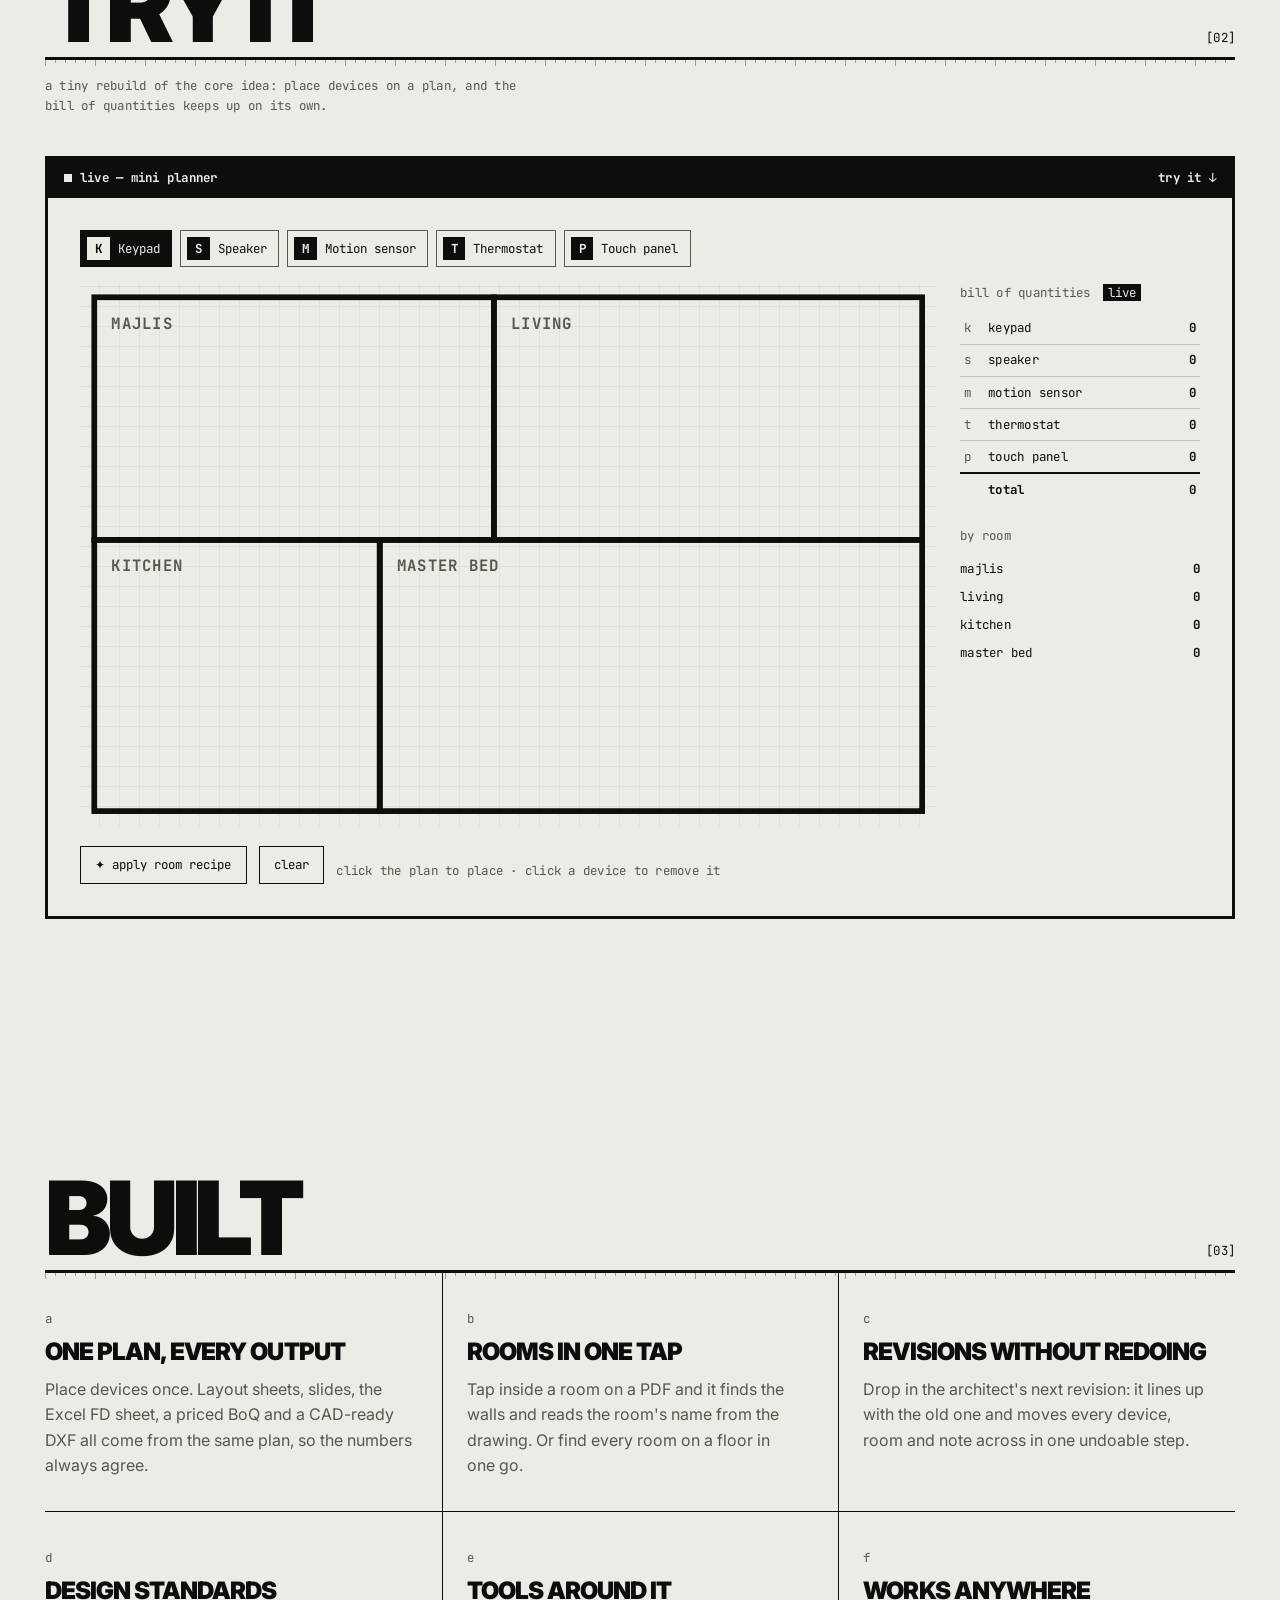
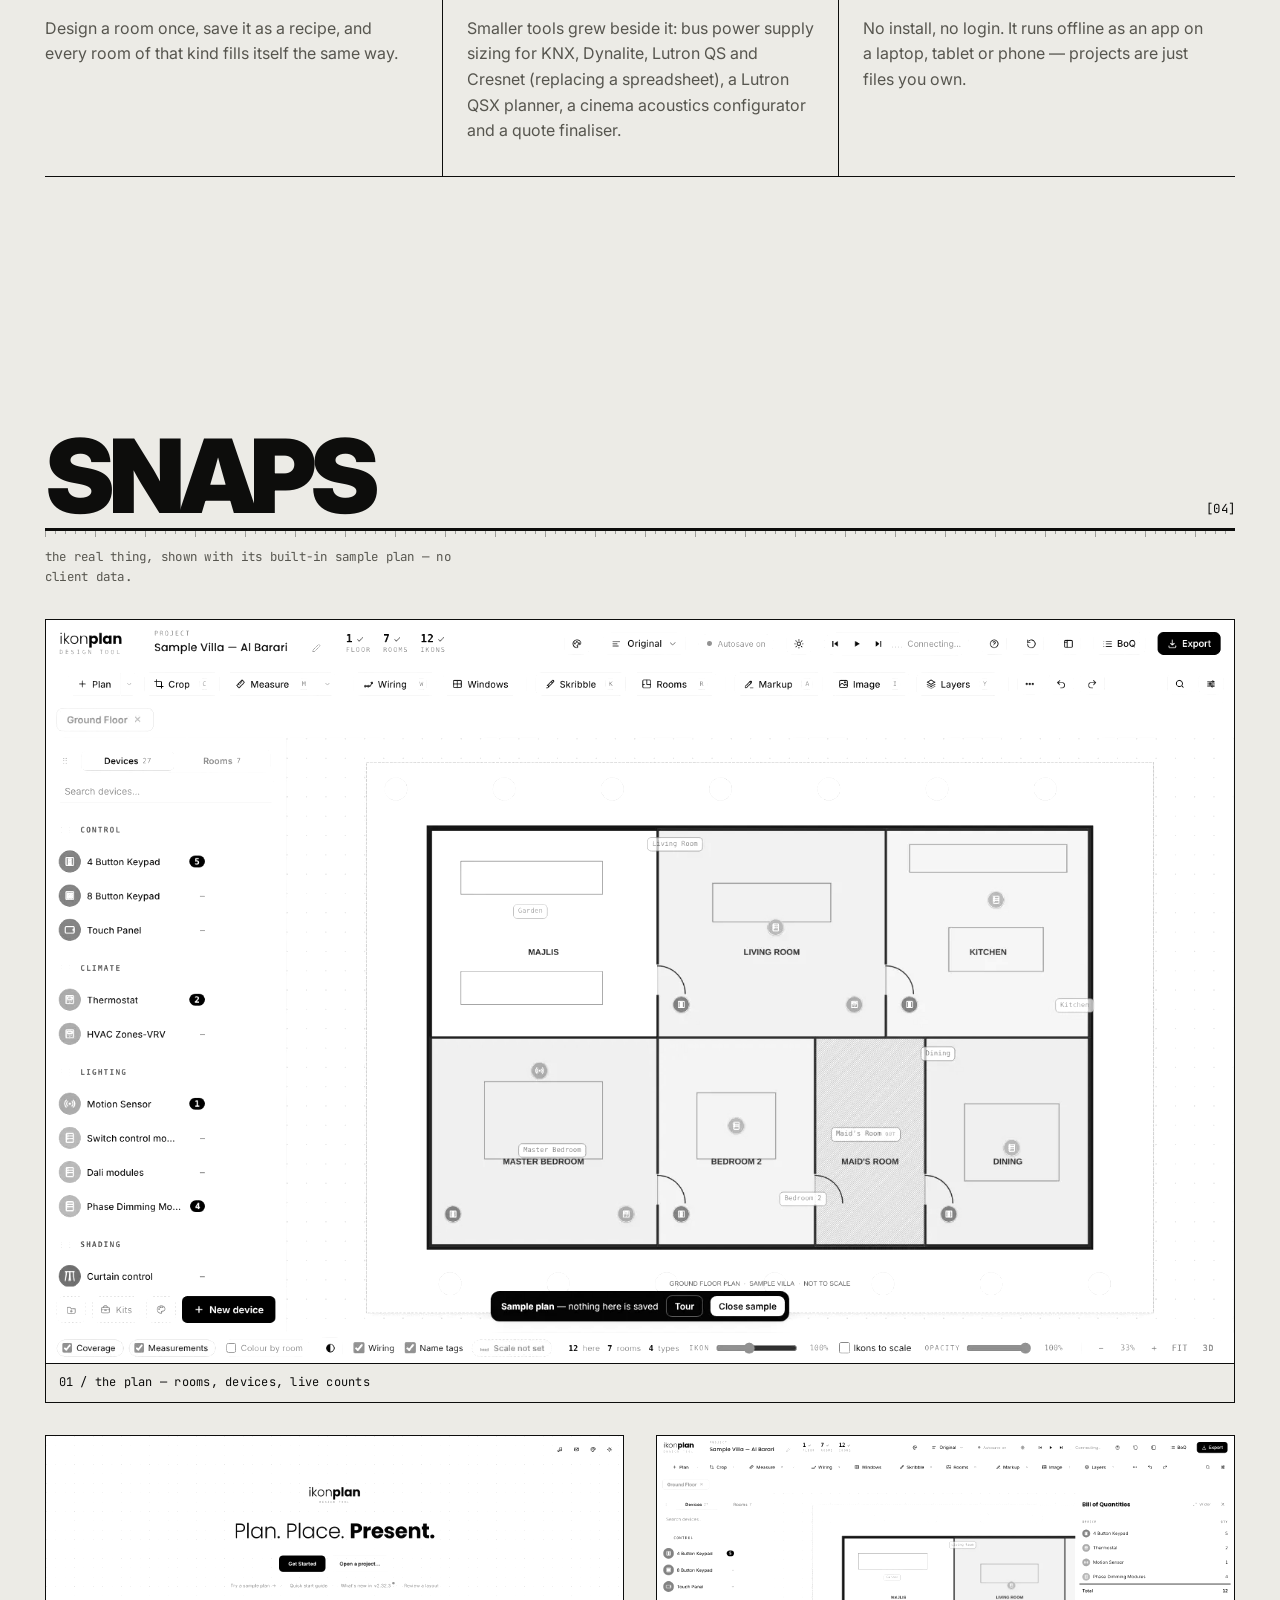
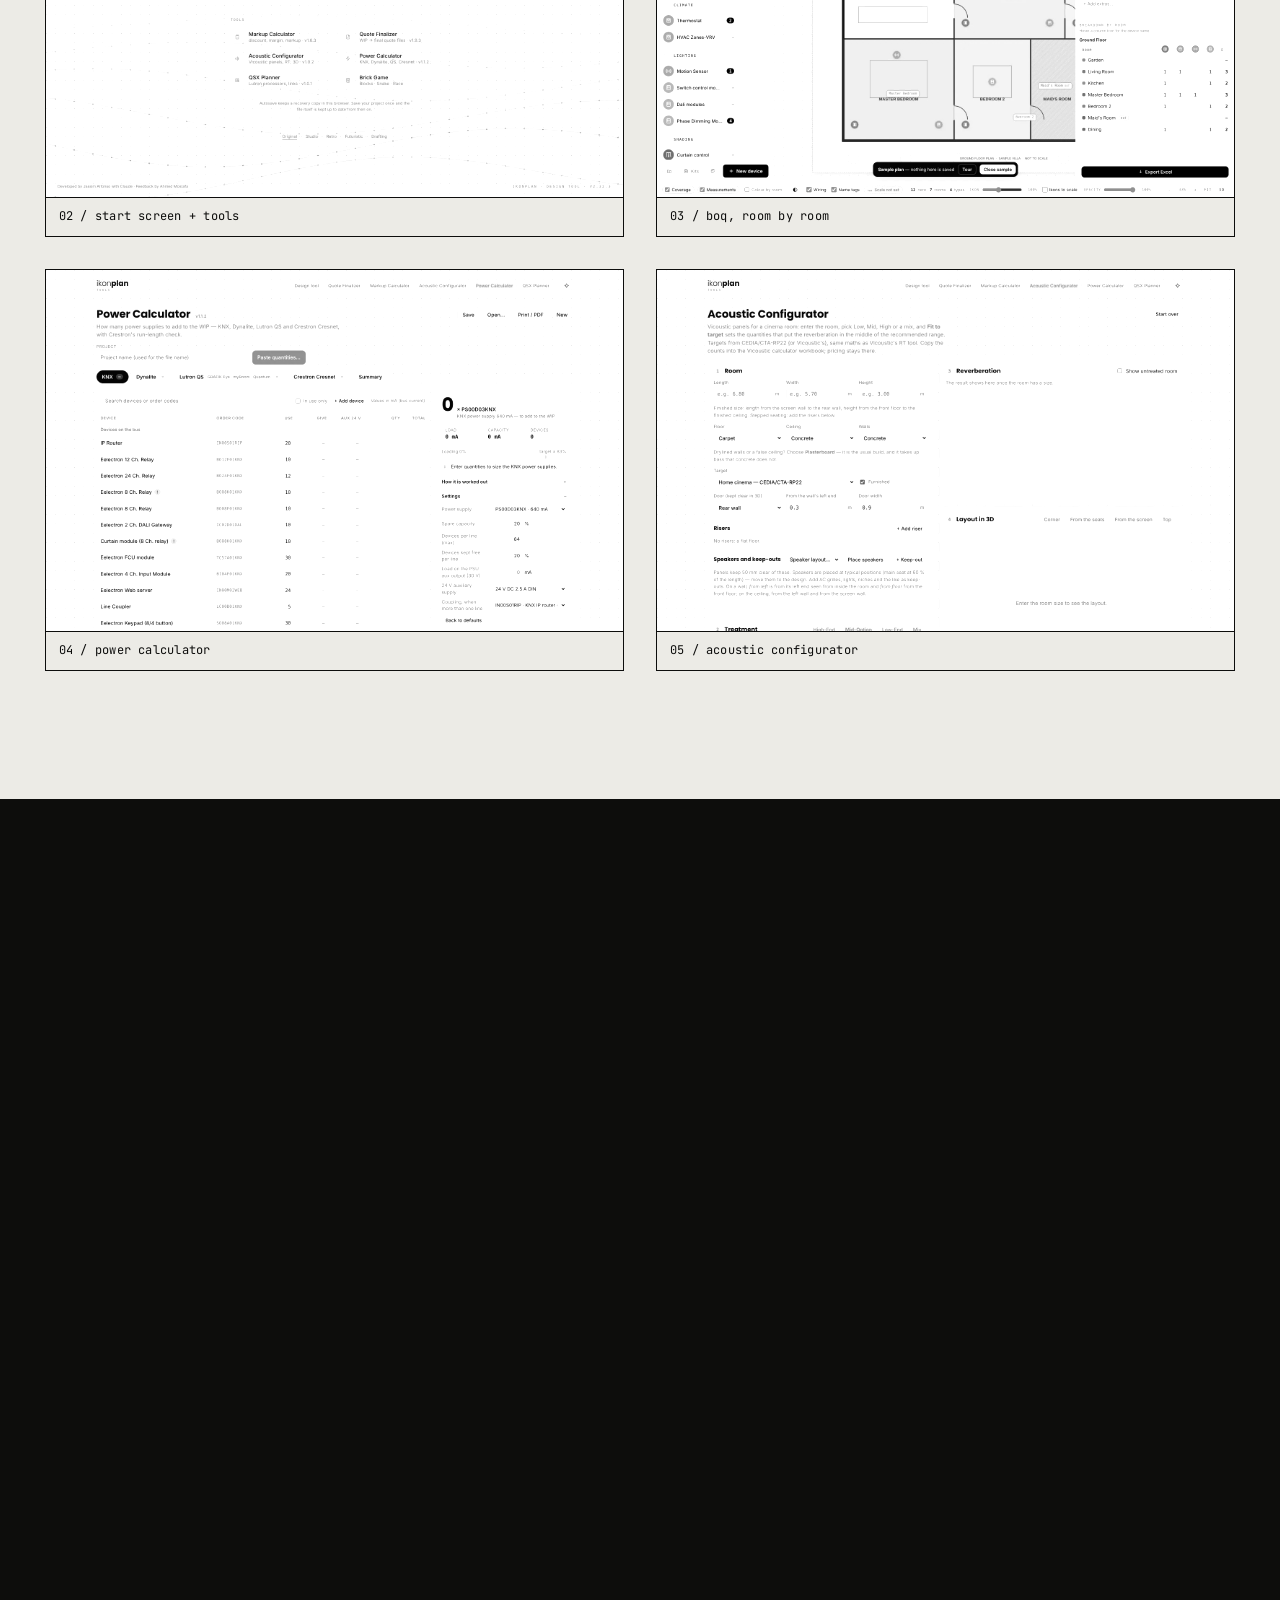
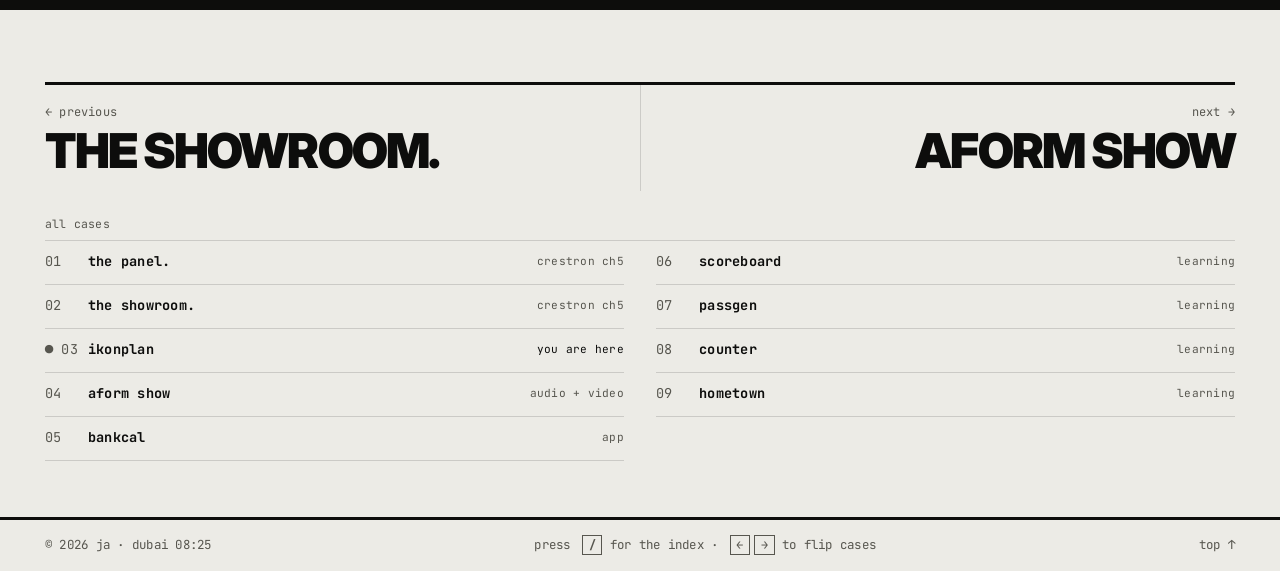
<file: ikonplan.html>
<!DOCTYPE html>
<html lang="en">
<head>
	<meta charset="UTF-8">
	<meta name="viewport" content="width=device-width, initial-scale=1.0">
	<title>ikonplan — case study · JASSIM ALFONSO</title>
	<meta name="description" content="ikonplan — a browser-based pre-sales design tool for AV and smart-home projects. Case study by Jassim Alfonso.">
	<meta name="theme-color" content="#0d0d0c">
	<link rel="manifest" href="./manifest.webmanifest">
	<link rel="apple-touch-icon" href="./assets/app/apple-touch-icon.png">
	<meta property="og:type" content="website">
	<meta property="og:title" content="ikonplan — case study · JASSIM ALFONSO">
	<meta property="og:description" content="ikonplan — a browser-based pre-sales design tool for AV and smart-home projects. Case study by Jassim Alfonso.">
	<meta property="og:image" content="https://jassimalfonso.netlify.app/assets/og/ikonplan.png">
	<meta property="og:url" content="https://jassimalfonso.netlify.app/ikonplan.html">
	<meta name="twitter:card" content="summary_large_image">
	<link rel="icon" href="./assets/logo-no-name.svg">
	<link rel="preconnect" href="https://fonts.googleapis.com">
	<link rel="preconnect" href="https://fonts.gstatic.com" crossorigin>
	<link href="https://fonts.googleapis.com/css2?family=Inter:wght@400;900&family=JetBrains+Mono:wght@400;700&display=swap" rel="stylesheet">
	<link rel="stylesheet" href="./css/style.css">
	<script>try{var t=localStorage.getItem("ja-theme")||(matchMedia("(prefers-color-scheme: light)").matches?"paper":"ink");if(t==="paper")document.documentElement.dataset.theme="paper"}catch(e){}</script>
</head>
<body class="case" data-prev="showroom" data-next="aform">
	<a class="skip" href="#main">skip to content</a>
	<div class="grain" aria-hidden="true"></div>
	<svg width="0" height="0" style="position:absolute" aria-hidden="true">
		<symbol id="mark" viewBox="0 0 99.21 94.7">
			<polygon points="66.02 0 99.21 0 99.21 94.7 0 94.7 0 61.52 66.02 61.52 66.02 0"/>
			<polygon points="57.01 0 0 28.51 57.01 57.01 57.01 0"/>
		</symbol>
	</svg>
	<header class="nav">
		<a href="./index.html" class="nav-brand" aria-label="Home"><svg><use href="#mark"/></svg></a>
		<nav aria-label="Primary">
			<ul class="nav-links mono">
				<li><a href="./index.html#work">← /work</a></li>
				<li><button type="button" data-palette aria-haspopup="dialog" aria-label="Open the index: every page and section">/index</button></li>
				<li><button type="button" data-theme-toggle>/paper</button></li>
			</ul>
		</nav>
	</header>
	<main id="main">
		<section class="hero hero--case">
			<p class="mono case-kicker">challenge 03 / 2026</p>
			<h1 class="hero-title" style="--n:8"><span>ikonplan</span></h1>
			<span class="tape mono">built at work / used every day</span>
			<div class="hero-foot">
				<p class="hero-sub">A browser tool for designing AV and smart-home systems on a floor plan, and turning that design into the drawings, slides and spreadsheets a client receives.</p>
				
			</div>
		</section>
		<dl class="facts mono">
			<div><dt>role</dt><dd>design + code, with Claude</dd></div>
			<div><dt>stack</dt><dd>html / css / js — no framework, no server</dd></div>
			<div><dt>first release</dt><dd>jul 2026</dd></div>
			<div><dt>releases since</dt><dd><span data-count="895">895</span></dd></div>
		</dl>

		<section class="section">
			<header class="section-head"><h2>Challenge</h2><span class="mono">[01]</span></header>
			<div class="case-body">
				<p class="case-lead">Same information. Typed <s>once</s> four times.</p>
				<div class="case-text">
					<p>In pre-sales, a design lives in several places at once: devices marked up on the architect's floor plan, then counted and copied into an Excel field-device sheet, a priced bill of quantities and a slide deck for the client.</p>
					<p>Every count was done by hand. Every new revision of the plan meant doing it again — and any number that drifted between the drawing and the spreadsheet was one the client would find first.</p>
				</div>
			</div>
		</section>

		<section class="section">
			<header class="section-head"><h2>Try it</h2><span class="mono">[02]</span></header>
			<p class="mono snaps-note">a tiny rebuild of the core idea: place devices on a plan, and the bill of quantities keeps up on its own.</p>
			<div class="demo" data-demo="planner">
				<div class="demo-head mono"><span class="live">live — mini planner</span><span>try it ↓</span></div>
				<div class="demo-body"></div>
			</div>
		</section>

		<section class="section">
			<header class="section-head"><h2>Built</h2><span class="mono">[03]</span></header>
			<ol class="build-list">
				<li><span class="mono">a</span><h3>One plan, every output</h3><p>Place devices once. Layout sheets, slides, the Excel FD sheet, a priced BoQ and a CAD-ready DXF all come from the same plan, so the numbers always agree.</p></li>
				<li><span class="mono">b</span><h3>Rooms in one tap</h3><p>Tap inside a room on a PDF and it finds the walls and reads the room's name from the drawing. Or find every room on a floor in one go.</p></li>
				<li><span class="mono">c</span><h3>Revisions without redoing</h3><p>Drop in the architect's next revision: it lines up with the old one and moves every device, room and note across in one undoable step.</p></li>
				<li><span class="mono">d</span><h3>Design standards</h3><p>Design a room once, save it as a recipe, and every room of that kind fills itself the same way.</p></li>
				<li><span class="mono">e</span><h3>Tools around it</h3><p>Smaller tools grew beside it: bus power supply sizing for KNX, Dynalite, Lutron QS and Cresnet (replacing a spreadsheet), a Lutron QSX planner, a cinema acoustics configurator and a quote finaliser.</p></li>
				<li><span class="mono">f</span><h3>Works anywhere</h3><p>No install, no login. It runs offline as an app on a laptop, tablet or phone — projects are just files you own.</p></li>
			</ol>
		</section>

		<section class="section">
			<header class="section-head"><h2>Snaps</h2><span class="mono">[04]</span></header>
			<p class="mono snaps-note">the real thing, shown with its built-in sample plan — no client data.</p>
			<div class="snaps">
				<figure class="snap snap--wide"><img src="./assets/ikonplan/plan.webp" width="1600" height="1000" alt="ikonplan with a sample villa floor plan, rooms coloured by type and devices placed" loading="lazy"><figcaption class="mono">01 / the plan — rooms, devices, live counts</figcaption></figure>
				<figure class="snap"><img src="./assets/ikonplan/welcome.webp" width="1600" height="1000" alt="ikonplan start screen with the tools list" loading="lazy"><figcaption class="mono">02 / start screen + tools</figcaption></figure>
				<figure class="snap"><img src="./assets/ikonplan/boq.webp" width="1600" height="1000" alt="Bill of quantities drawer with a room-by-room breakdown" loading="lazy"><figcaption class="mono">03 / boq, room by room</figcaption></figure>
				<figure class="snap"><img src="./assets/ikonplan/power.webp" width="1600" height="1000" alt="Power calculator sizing KNX power supplies" loading="lazy"><figcaption class="mono">04 / power calculator</figcaption></figure>
				<figure class="snap"><img src="./assets/ikonplan/acoustic.webp" width="1600" height="1000" alt="Acoustic configurator for a cinema room" loading="lazy"><figcaption class="mono">05 / acoustic configurator</figcaption></figure>
			</div>
		</section>

		<section class="section about">
			<header class="section-head"><h2>Learned</h2><span class="mono">[05]</span></header>
			<div class="about-body">
				<p class="about-lead">Shipping to real people every day is a <em>different</em> sport.</p>
				<ul class="now">
					<li>Changelog for the team <span>plain words — what you see and do, not how the code works</span></li>
					<li>Test before every release <span>not after someone finds it</span></li>
					<li>Exports must not move a pixel <span>the client sheets are compared against a known-good build</span></li>
					<li>The best feature removes a step <span>if it adds a click, it had better save ten</span></li>
				</ul>
			</div>
		</section>

		<section class="section casenav" aria-label="More cases">
			<div class="cn-pair">
				<a class="cn-prev" href="./showroom.html" rel="prev"><span class="mono">← previous</span><b>The Showroom.</b></a>
				<a class="cn-next" href="./aform.html" rel="next"><span class="mono">next →</span><b>aForm Show</b></a>
			</div>
			<p class="cn-label mono">all cases</p>
			<ol class="case-list mono">
				<li><a href="./thepanel.html">
					<span class="cl-no">01</span><span class="cl-name">The Panel.</span><span class="cl-tag">crestron ch5</span>
				</a></li>
				<li><a href="./showroom.html">
					<span class="cl-no">02</span><span class="cl-name">The Showroom.</span><span class="cl-tag">crestron ch5</span>
				</a></li>
				<li class="is-here"><a href="./ikonplan.html" aria-current="page">
					<span class="cl-no">03</span><span class="cl-name">ikonplan</span><span class="cl-tag">you are here</span>
				</a></li>
				<li><a href="./aform.html">
					<span class="cl-no">04</span><span class="cl-name">aForm Show</span><span class="cl-tag">audio + video</span>
				</a></li>
				<li><a href="./bankcal.html">
					<span class="cl-no">05</span><span class="cl-name">BankCal</span><span class="cl-tag">app</span>
				</a></li>
				<li><a href="./scoreboard.html">
					<span class="cl-no">06</span><span class="cl-name">Scoreboard</span><span class="cl-tag">learning</span>
				</a></li>
				<li><a href="./passgen.html">
					<span class="cl-no">07</span><span class="cl-name">Passgen</span><span class="cl-tag">learning</span>
				</a></li>
				<li><a href="./counter.html">
					<span class="cl-no">08</span><span class="cl-name">Counter</span><span class="cl-tag">learning</span>
				</a></li>
				<li><a href="./hometown.html">
					<span class="cl-no">09</span><span class="cl-name">Hometown</span><span class="cl-tag">learning</span>
				</a></li>
			</ol>
		</section>
	</main>
	<footer class="footer mono">
		<span>© <span data-year></span> JA · <span class="clock" data-clock>dubai</span></span>
		<span class="hide-sm">press <span class="kbd">/</span> for the index · <span class="kbd">←</span><span class="kbd">→</span> to flip cases</span>
		<a href="#">top ↑</a>
	</footer>
	<script src="./projects.js"></script>
	<script src="./js/order.js"></script>
	<script src="./js/sound.js"></script>
	<script src="./js/site.js"></script>
	<script src="./js/demos.js"></script>
</body>
</html>
</file>
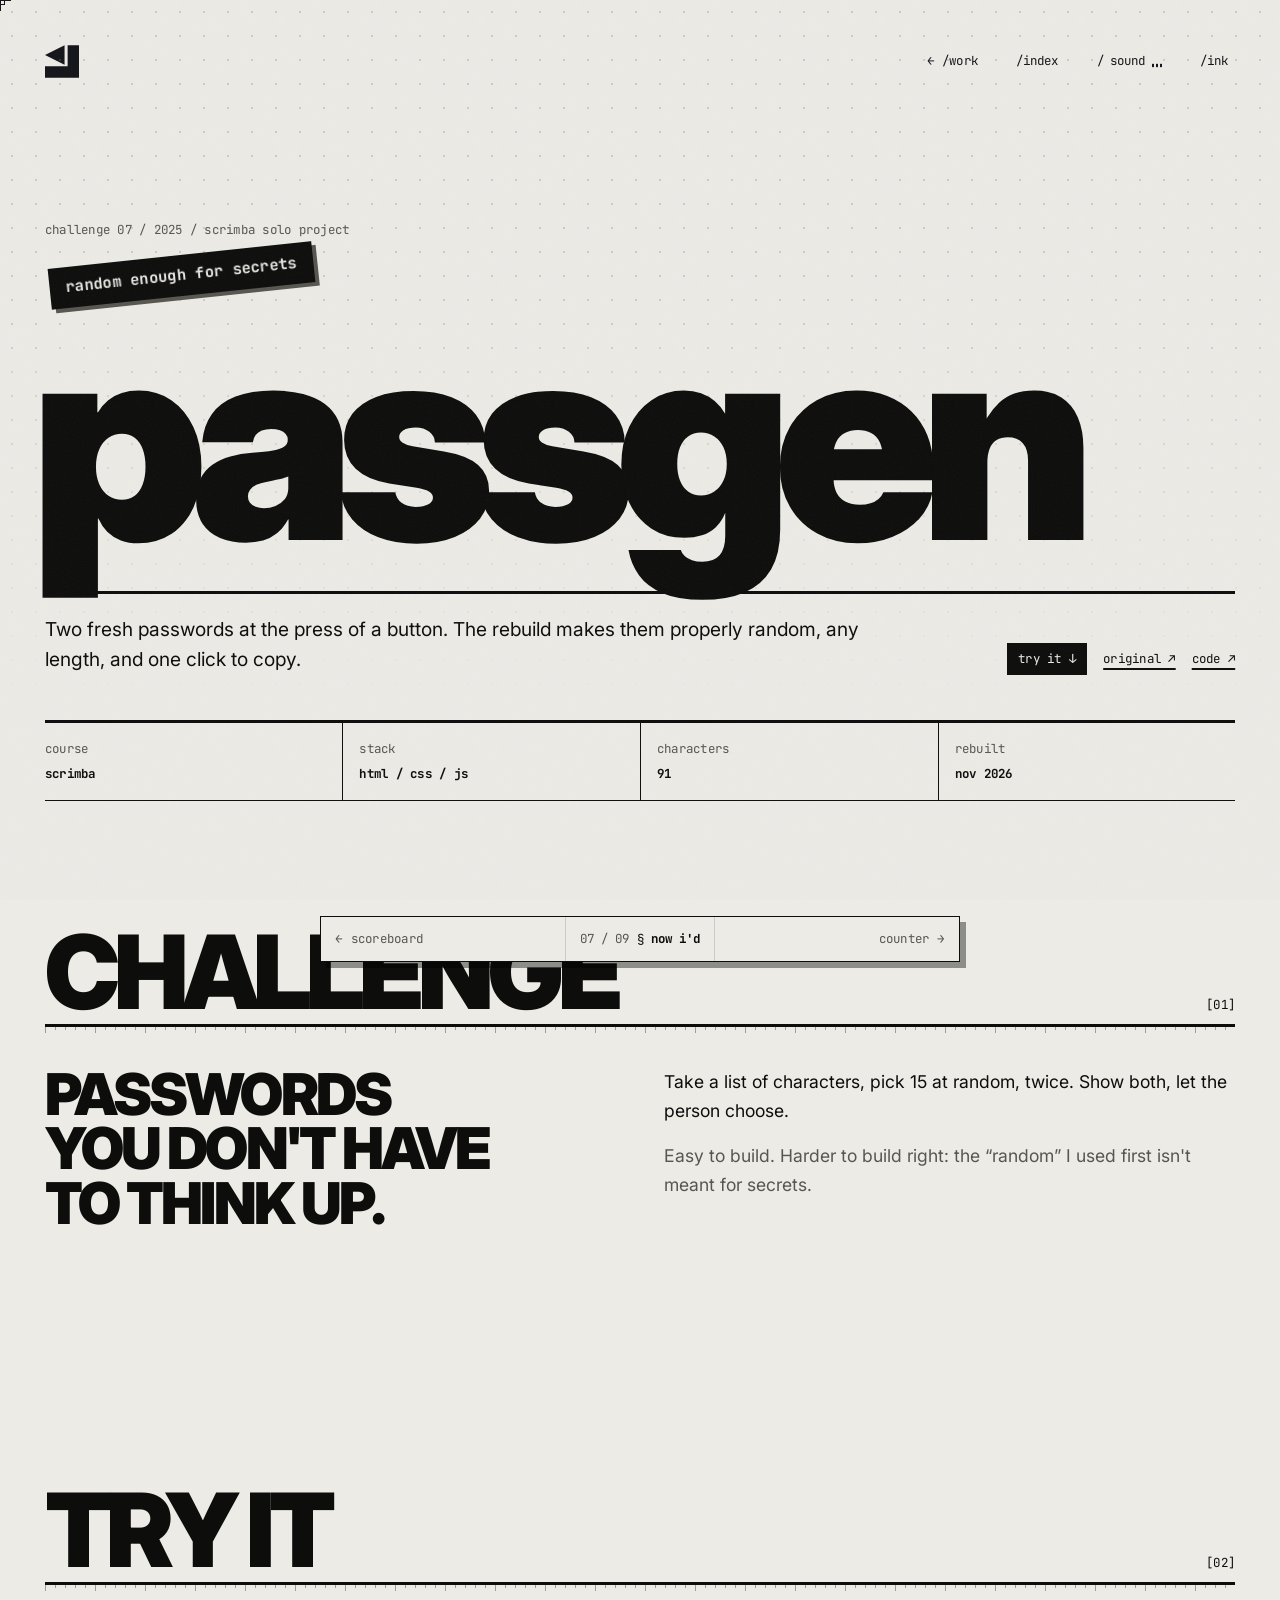
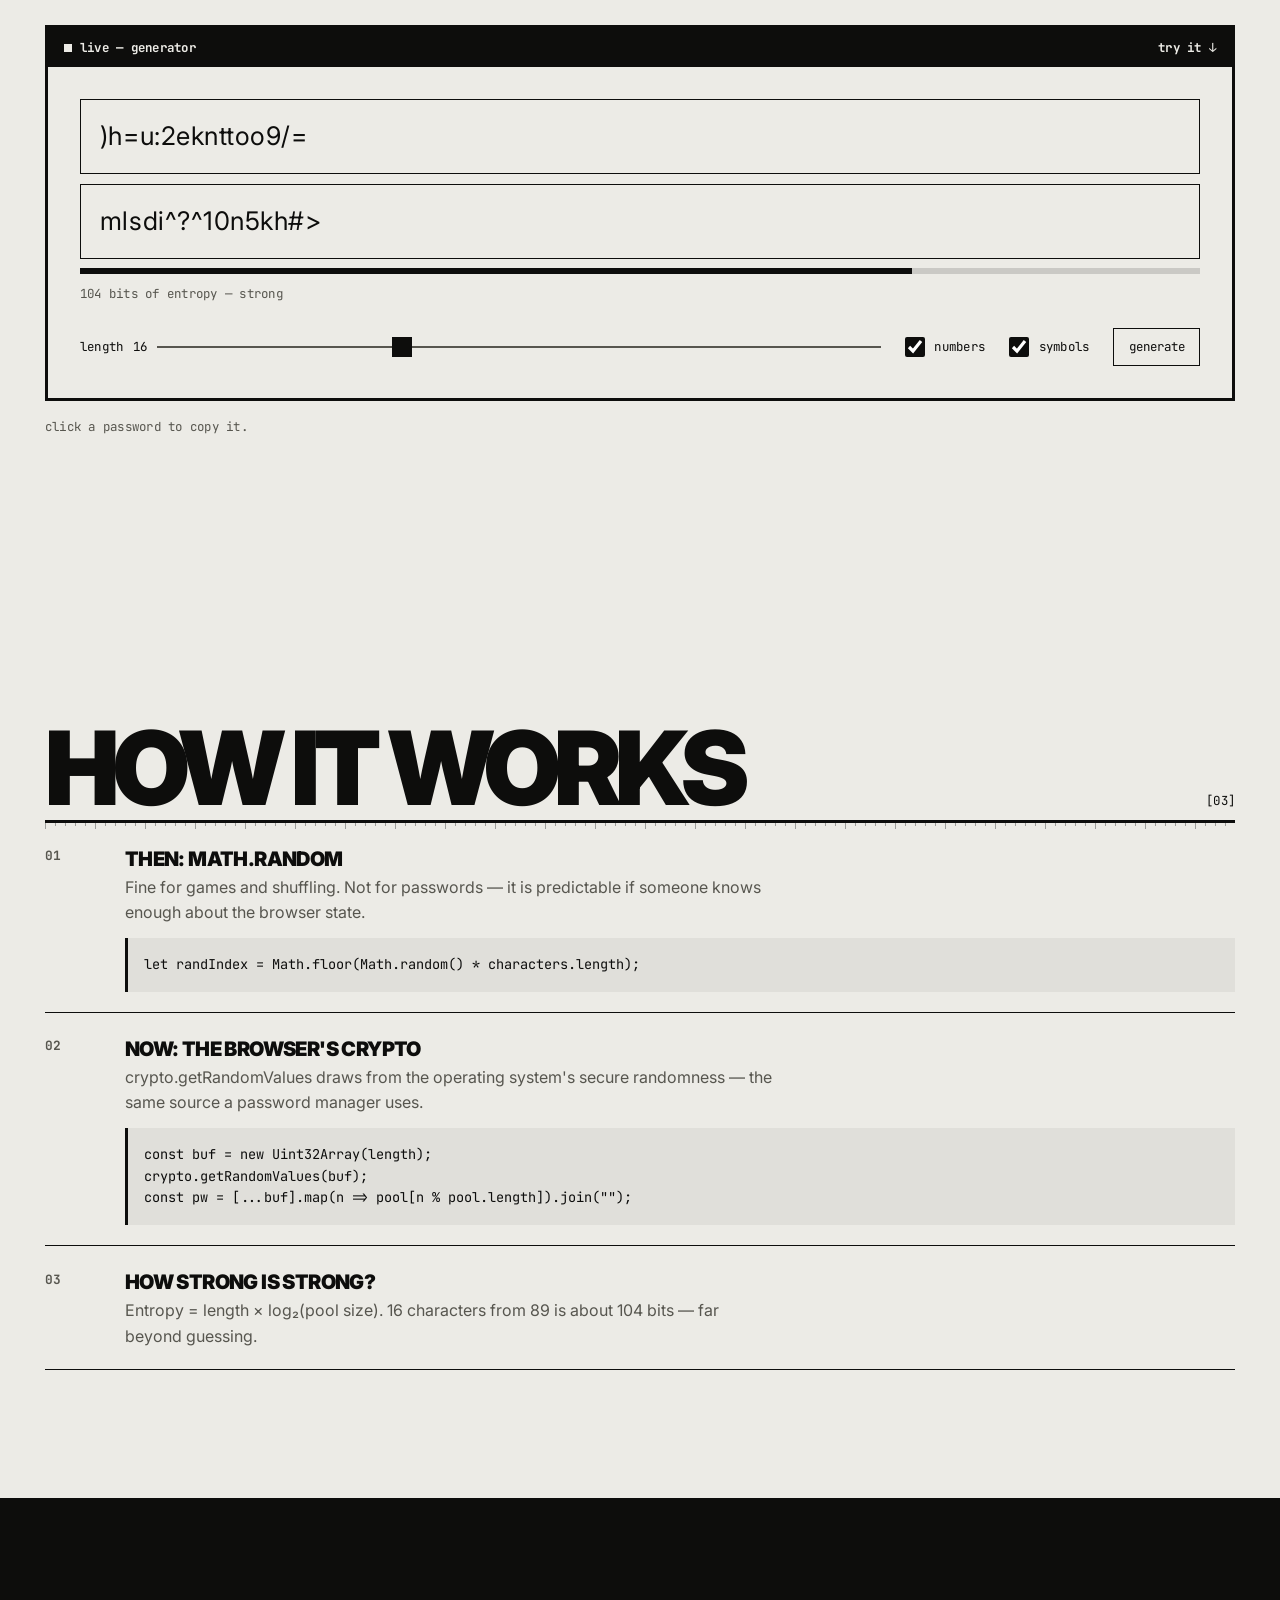
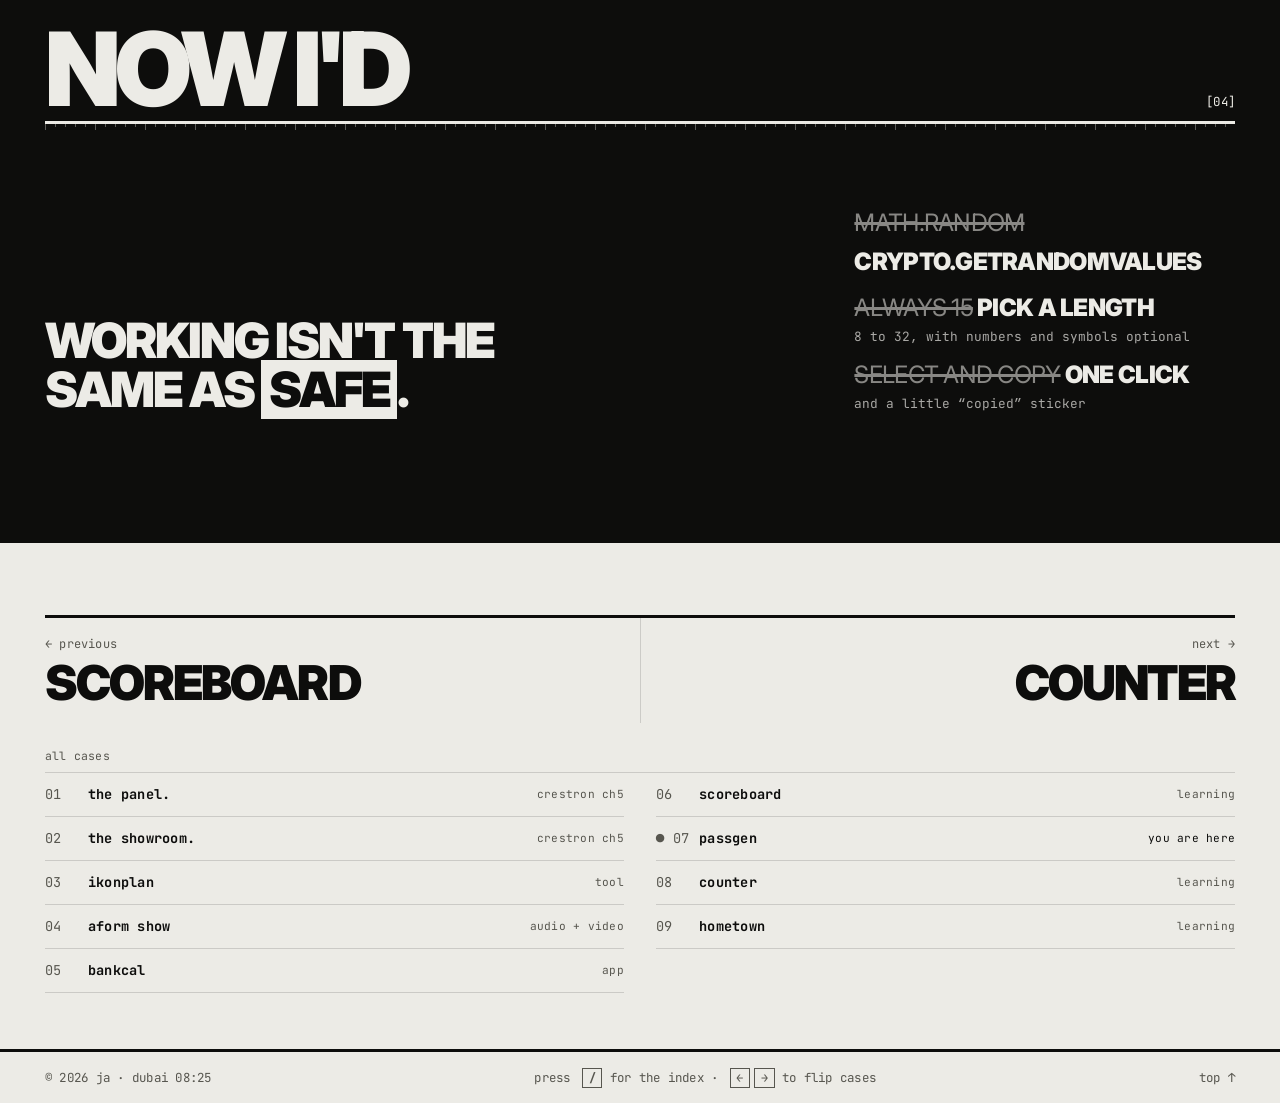
<file: passgen.html>
<!DOCTYPE html>
<html lang="en">
<head>
	<meta charset="UTF-8">
	<meta name="viewport" content="width=device-width, initial-scale=1.0">
	<title>Passgen — case study · JASSIM ALFONSO</title>
	<meta name="description" content="Password generator — a Scrimba solo project, rebuilt with proper randomness. Case study by Jassim Alfonso.">
	<meta name="theme-color" content="#0d0d0c">
	<link rel="manifest" href="./manifest.webmanifest">
	<link rel="apple-touch-icon" href="./assets/app/apple-touch-icon.png">
	<meta property="og:type" content="website">
	<meta property="og:title" content="Passgen — case study · JASSIM ALFONSO">
	<meta property="og:description" content="Password generator — a Scrimba solo project, rebuilt with proper randomness. Case study by Jassim Alfonso.">
	<meta property="og:image" content="https://jassimalfonso.netlify.app/assets/og/passgen.png">
	<meta property="og:url" content="https://jassimalfonso.netlify.app/passgen.html">
	<meta name="twitter:card" content="summary_large_image">
	<link rel="icon" href="./assets/logo-no-name.svg">
	<link rel="preconnect" href="https://fonts.googleapis.com">
	<link rel="preconnect" href="https://fonts.gstatic.com" crossorigin>
	<link href="https://fonts.googleapis.com/css2?family=Inter:wght@400;900&family=JetBrains+Mono:wght@400;700&display=swap" rel="stylesheet">
	<link rel="stylesheet" href="./css/style.css">
	<script>try{var t=localStorage.getItem("ja-theme")||(matchMedia("(prefers-color-scheme: light)").matches?"paper":"ink");if(t==="paper")document.documentElement.dataset.theme="paper"}catch(e){}</script>
</head>
<body class="case" data-prev="scoreboard" data-next="counter">
	<a class="skip" href="#main">skip to content</a>
	<div class="grain" aria-hidden="true"></div>
	<svg width="0" height="0" style="position:absolute" aria-hidden="true">
		<symbol id="mark" viewBox="0 0 99.21 94.7">
			<polygon points="66.02 0 99.21 0 99.21 94.7 0 94.7 0 61.52 66.02 61.52 66.02 0"/>
			<polygon points="57.01 0 0 28.51 57.01 57.01 57.01 0"/>
		</symbol>
	</svg>
	<header class="nav">
		<a href="./index.html" class="nav-brand" aria-label="Home"><svg><use href="#mark"/></svg></a>
		<nav aria-label="Primary">
			<ul class="nav-links mono">
				<li><a href="./index.html#work">← /work</a></li>
				<li><button type="button" data-palette aria-haspopup="dialog" aria-label="Open the index: every page and section">/index</button></li>
				<li><button type="button" data-theme-toggle>/paper</button></li>
			</ul>
		</nav>
	</header>
	<main id="main">
		<section class="hero hero--case">
			<p class="mono case-kicker">challenge 07 / 2025 / scrimba solo project</p>
			<h1 class="hero-title" style="--n:7"><span>Passgen</span></h1>
			<span class="tape mono">random enough for secrets</span>
			<div class="hero-foot">
				<p class="hero-sub">Two fresh passwords at the press of a button. The rebuild makes them properly random, any length, and one click to copy.</p>
				<p class="case-links mono"><a href="https://ja-passwordgenerator.netlify.app/" target="_blank" rel="noopener">original ↗</a> <a href="https://github.com/jassimalfonso/scrim-password-generator" target="_blank" rel="noopener">code ↗</a></p>
			</div>
		</section>
		<dl class="facts mono">
			<div><dt>course</dt><dd>scrimba</dd></div>
			<div><dt>stack</dt><dd>html / css / js</dd></div>
			<div><dt>characters</dt><dd><span data-count="91">91</span></dd></div>
			<div><dt>rebuilt</dt><dd>nov 2026</dd></div>
		</dl>

		<section class="section">
			<header class="section-head"><h2>Challenge</h2><span class="mono">[01]</span></header>
			<div class="case-body">
				<p class="case-lead">Passwords you don't have to think up.</p>
				<div class="case-text">
					<p>Take a list of characters, pick 15 at random, twice. Show both, let the person choose.</p>
					<p>Easy to build. Harder to build right: the “random” I used first isn't meant for secrets.</p>
				</div>
			</div>
		</section>

		<section class="section">
			<header class="section-head"><h2>Try it</h2><span class="mono">[02]</span></header>
			<div class="demo" data-demo="passgen">
				<div class="demo-head mono"><span class="live">live — generator</span><span>try it ↓</span></div>
				<div class="demo-body"></div>
			</div>
			<p class="mono snaps-note">click a password to copy it.</p>
		</section>

		<section class="section">
			<header class="section-head"><h2>How it works</h2><span class="mono">[03]</span></header>
			<ol class="how">
				<li><div><h3>Then: Math.random</h3><p>Fine for games and shuffling. Not for passwords — it is predictable if someone knows enough about the browser state.</p><code class="code">let randIndex = Math.floor(Math.random() * characters.length);</code></div></li>
				<li><div><h3>Now: the browser's crypto</h3><p>crypto.getRandomValues draws from the operating system's secure randomness — the same source a password manager uses.</p><code class="code">const buf = new Uint32Array(length);
crypto.getRandomValues(buf);
const pw = [...buf].map(n =&gt; pool[n % pool.length]).join(&quot;&quot;);</code></div></li>
				<li><div><h3>How strong is strong?</h3><p>Entropy = length × log₂(pool size). 16 characters from 89 is about 104 bits — far beyond guessing.</p></div></li>
			</ol>
		</section>

		<section class="section about">
			<header class="section-head"><h2>Now I'd</h2><span class="mono">[04]</span></header>
			<div class="about-body">
				<p class="about-lead">Working isn't the same as <em>safe</em>.</p>
				<ul class="now">
					<li><s>Math.random</s> crypto.getRandomValues</li>
					<li><s>Always 15</s> pick a length <span>8 to 32, with numbers and symbols optional</span></li>
					<li><s>Select and copy</s> one click <span>and a little “copied” sticker</span></li>
				</ul>
			</div>
		</section>

		<section class="section casenav" aria-label="More cases">
			<div class="cn-pair">
				<a class="cn-prev" href="./scoreboard.html" rel="prev"><span class="mono">← previous</span><b>Scoreboard</b></a>
				<a class="cn-next" href="./counter.html" rel="next"><span class="mono">next →</span><b>Counter</b></a>
			</div>
			<p class="cn-label mono">all cases</p>
			<ol class="case-list mono">
				<li><a href="./thepanel.html">
					<span class="cl-no">01</span><span class="cl-name">The Panel.</span><span class="cl-tag">crestron ch5</span>
				</a></li>
				<li><a href="./showroom.html">
					<span class="cl-no">02</span><span class="cl-name">The Showroom.</span><span class="cl-tag">crestron ch5</span>
				</a></li>
				<li><a href="./ikonplan.html">
					<span class="cl-no">03</span><span class="cl-name">ikonplan</span><span class="cl-tag">tool</span>
				</a></li>
				<li><a href="./aform.html">
					<span class="cl-no">04</span><span class="cl-name">aForm Show</span><span class="cl-tag">audio + video</span>
				</a></li>
				<li><a href="./bankcal.html">
					<span class="cl-no">05</span><span class="cl-name">BankCal</span><span class="cl-tag">app</span>
				</a></li>
				<li><a href="./scoreboard.html">
					<span class="cl-no">06</span><span class="cl-name">Scoreboard</span><span class="cl-tag">learning</span>
				</a></li>
				<li class="is-here"><a href="./passgen.html" aria-current="page">
					<span class="cl-no">07</span><span class="cl-name">Passgen</span><span class="cl-tag">you are here</span>
				</a></li>
				<li><a href="./counter.html">
					<span class="cl-no">08</span><span class="cl-name">Counter</span><span class="cl-tag">learning</span>
				</a></li>
				<li><a href="./hometown.html">
					<span class="cl-no">09</span><span class="cl-name">Hometown</span><span class="cl-tag">learning</span>
				</a></li>
			</ol>
		</section>
	</main>
	<footer class="footer mono">
		<span>© <span data-year></span> JA · <span class="clock" data-clock>dubai</span></span>
		<span class="hide-sm">press <span class="kbd">/</span> for the index · <span class="kbd">←</span><span class="kbd">→</span> to flip cases</span>
		<a href="#">top ↑</a>
	</footer>
	<script src="./projects.js"></script>
	<script src="./js/order.js"></script>
	<script src="./js/sound.js"></script>
	<script src="./js/site.js"></script>
	<script src="./js/demos.js"></script>
</body>
</html>
</file>
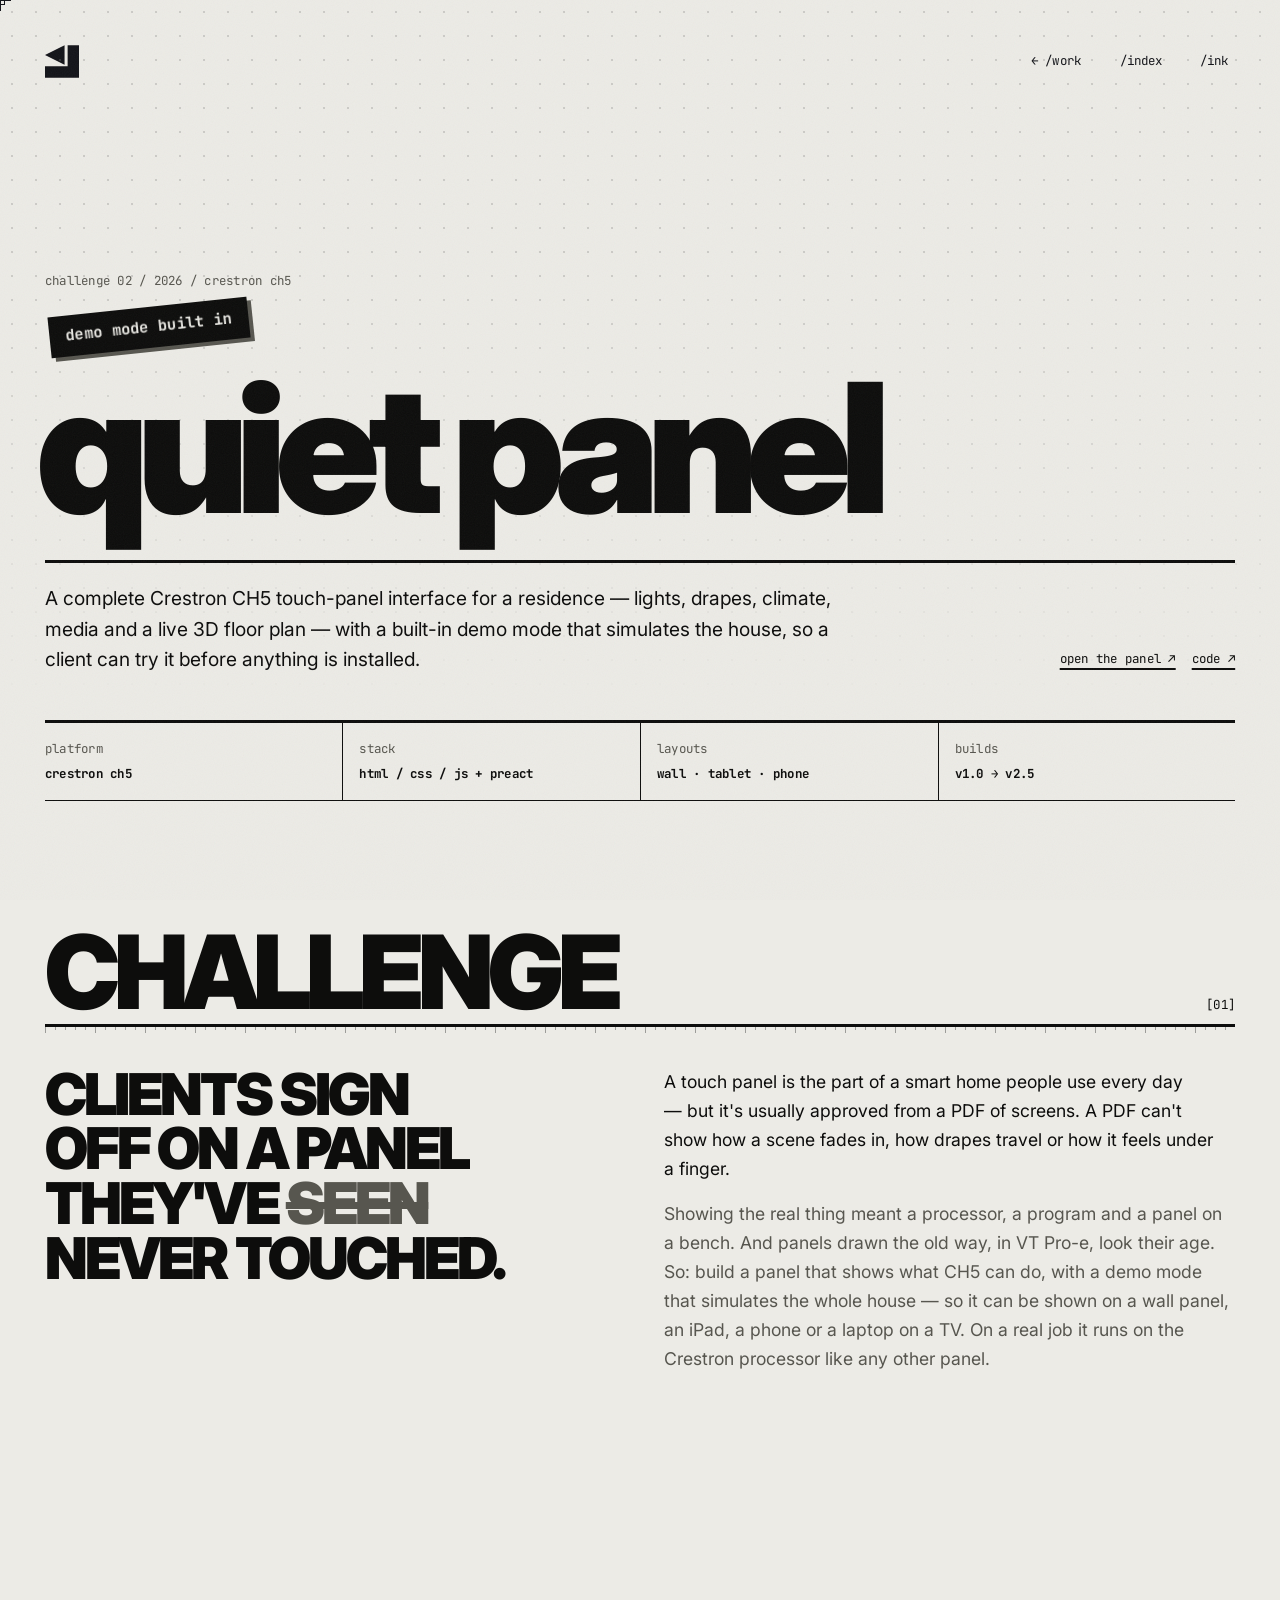
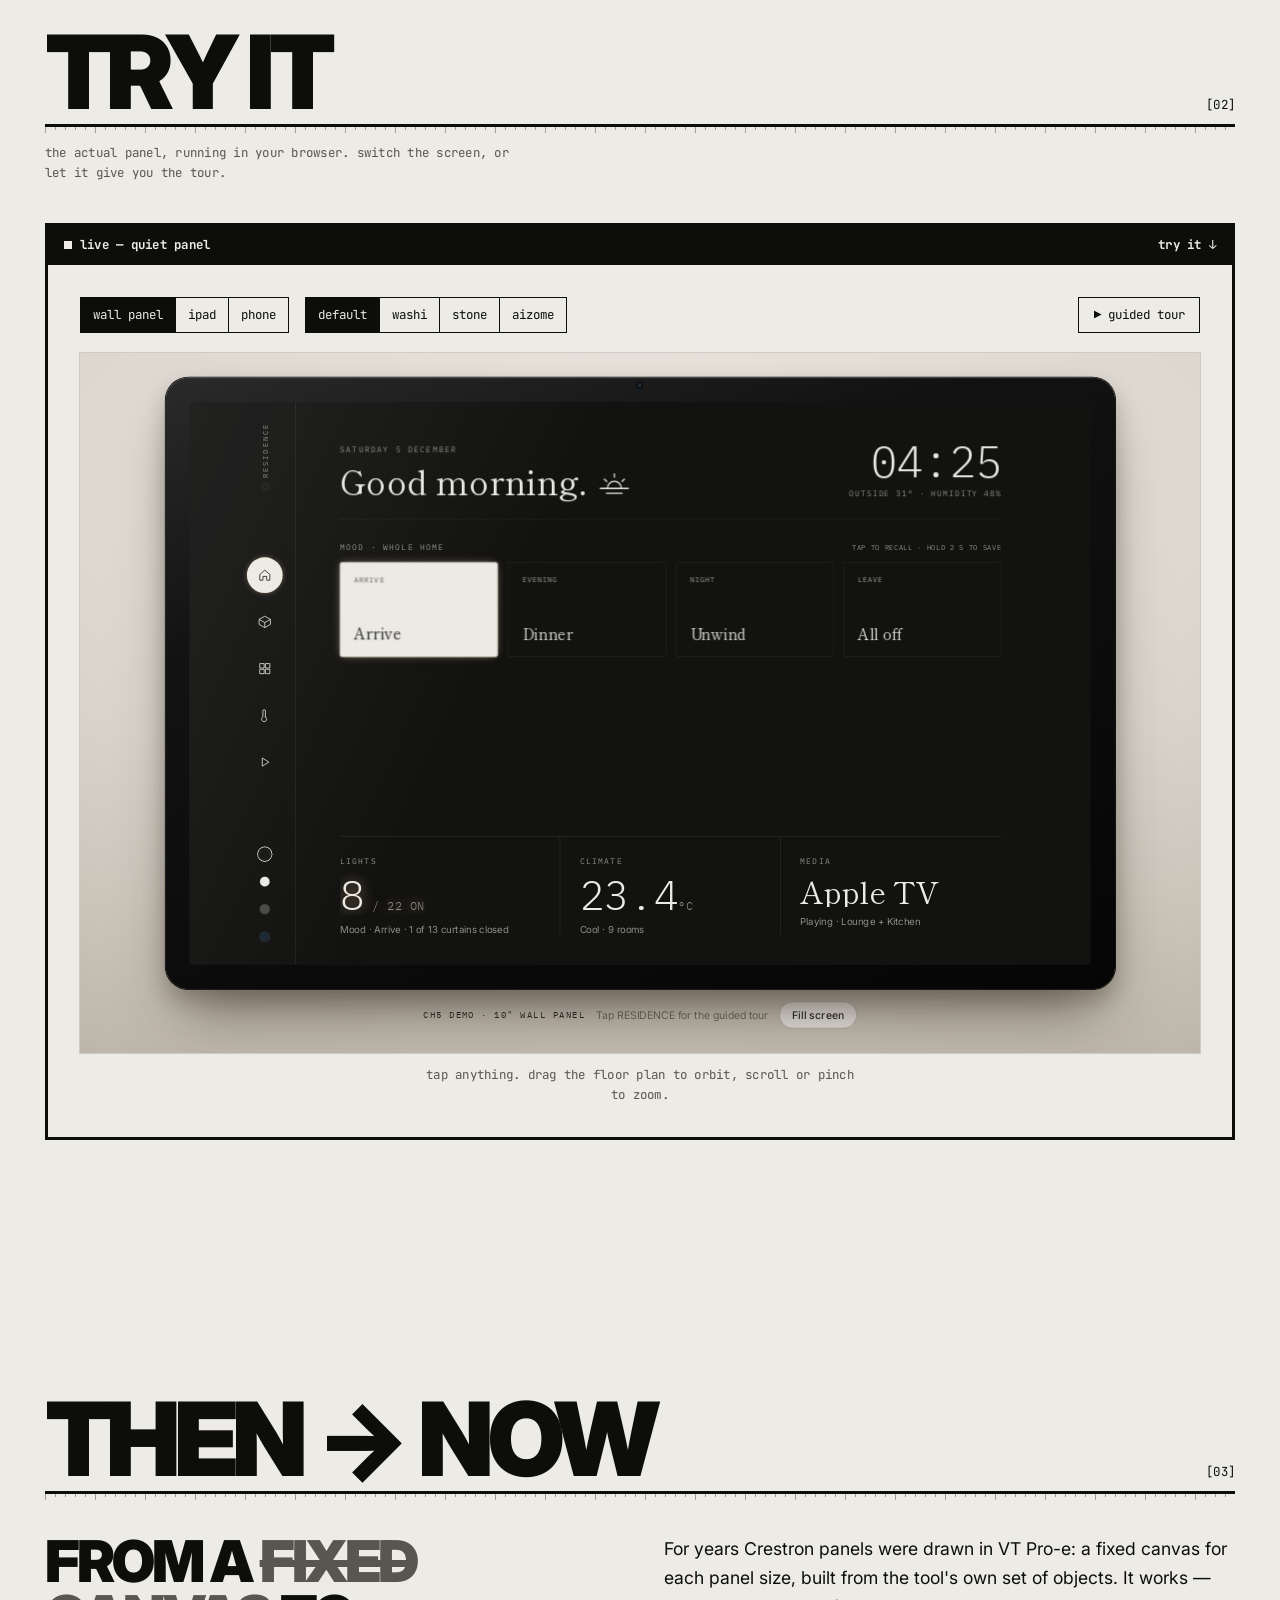
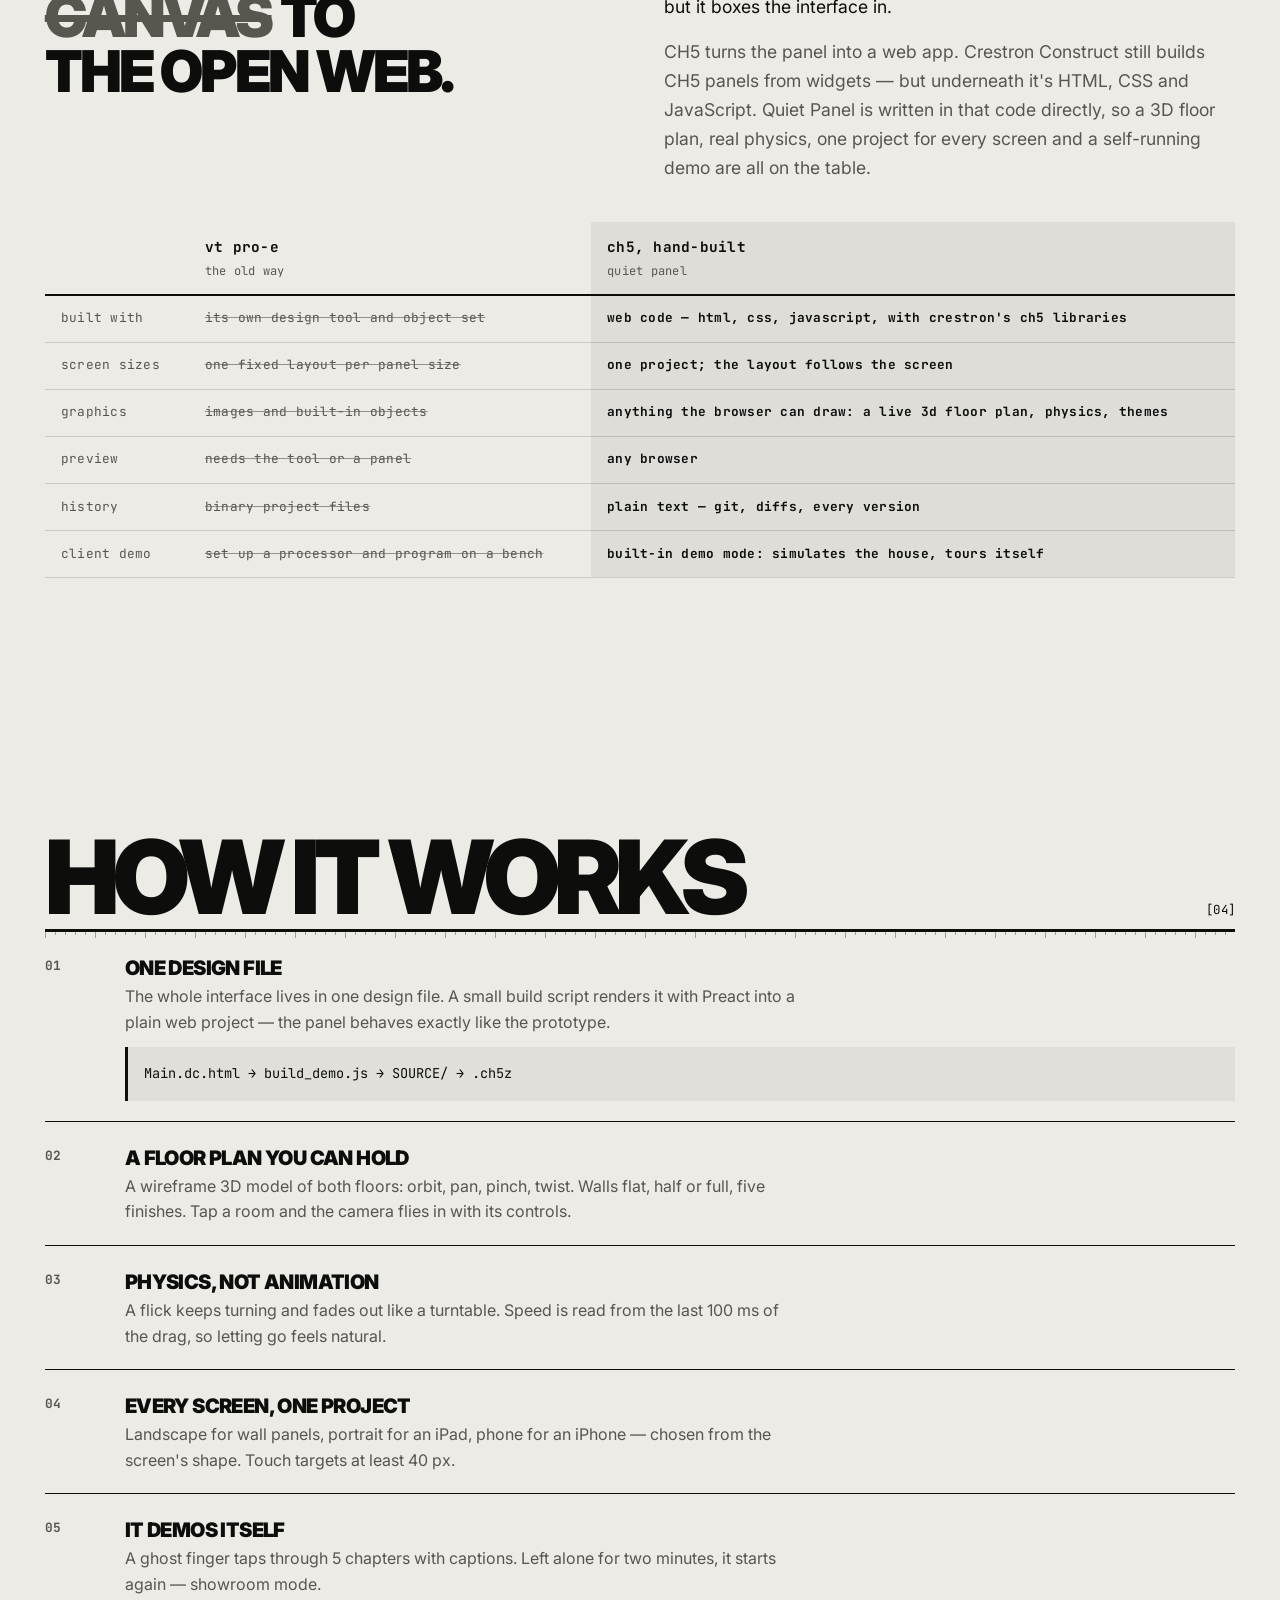
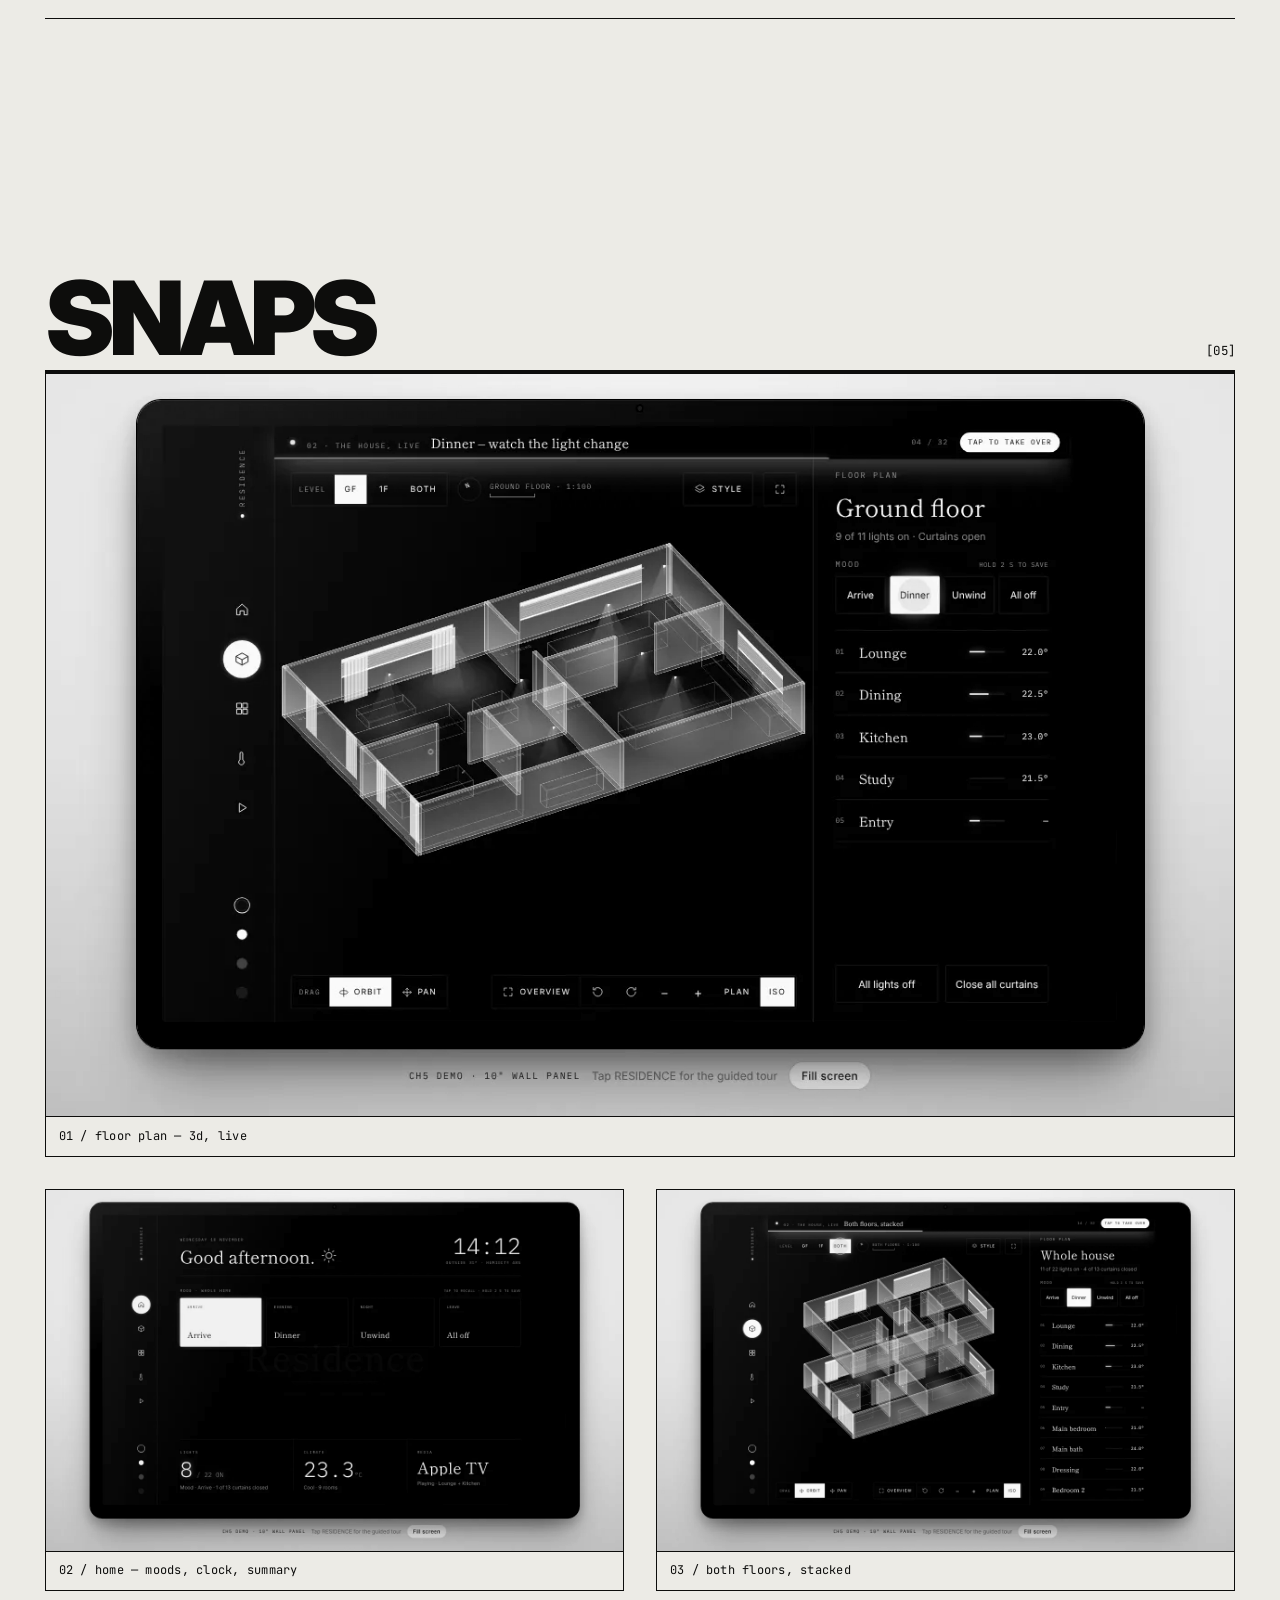
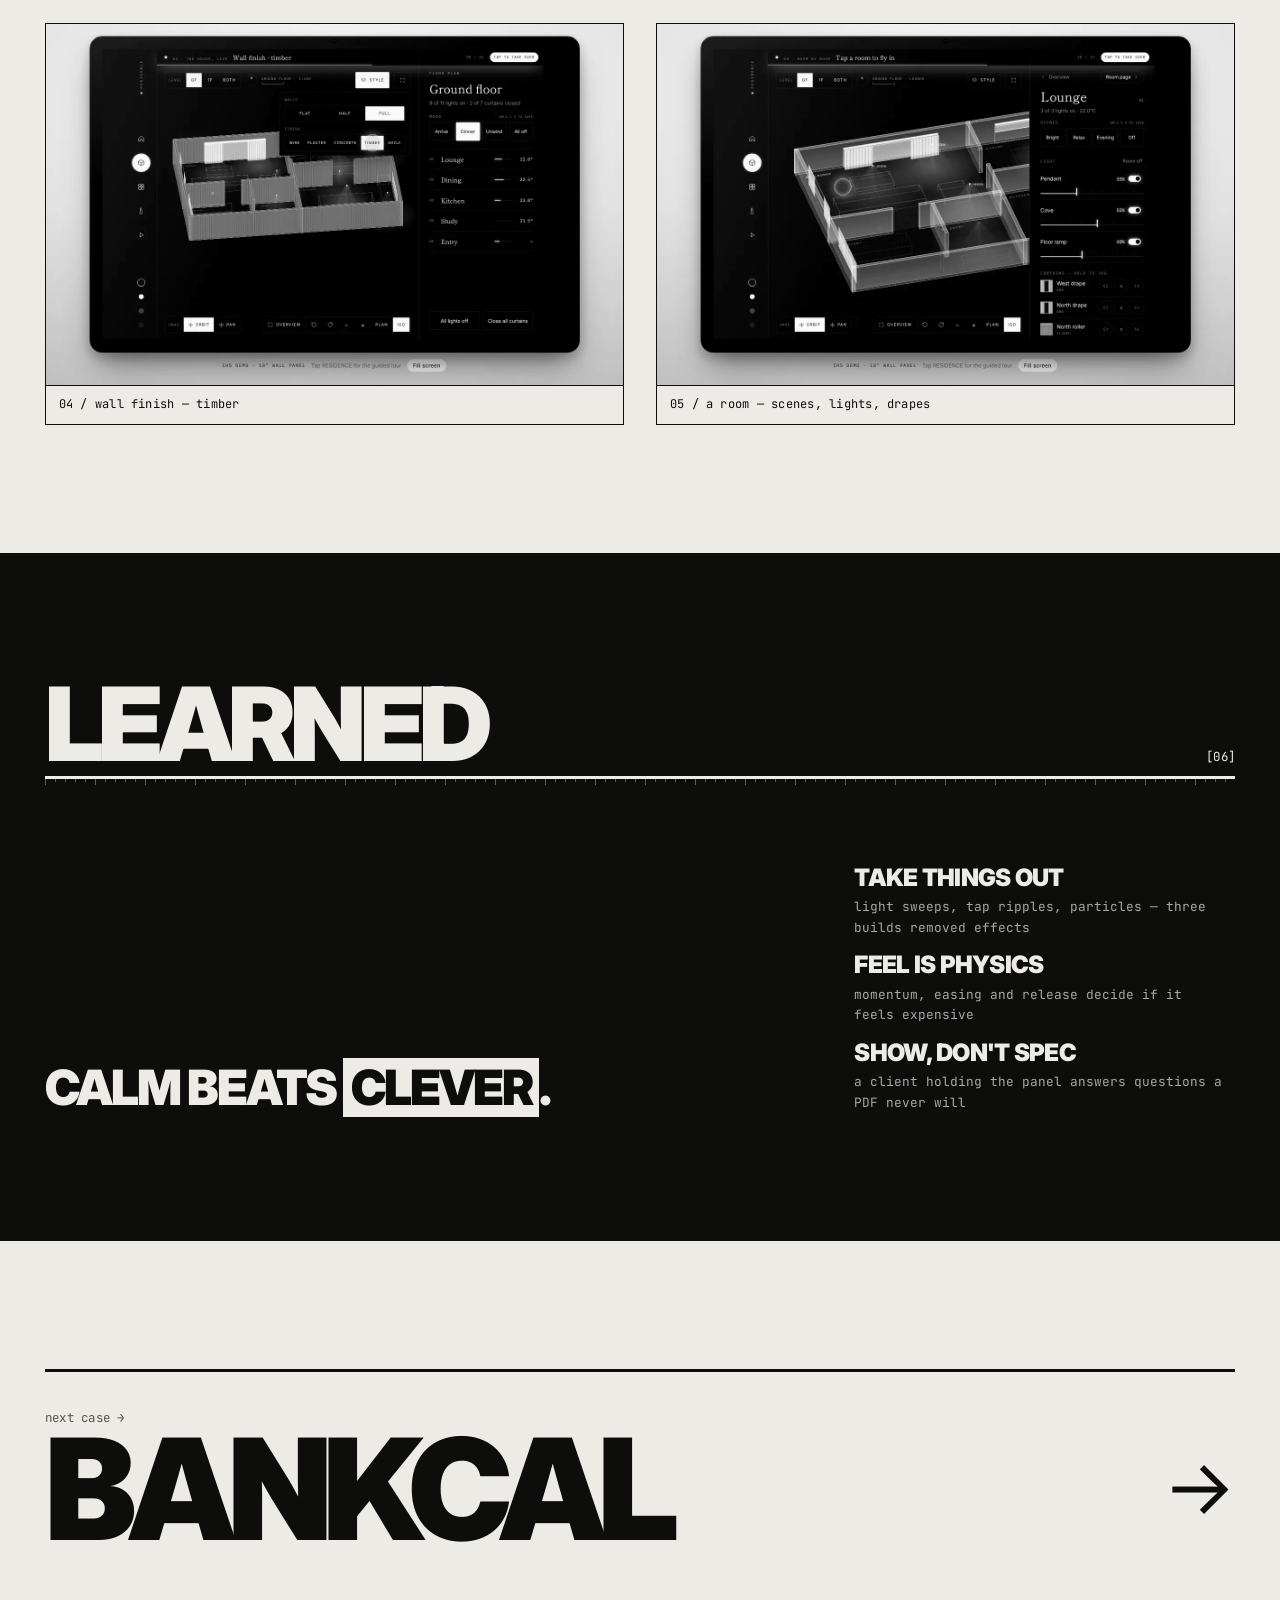
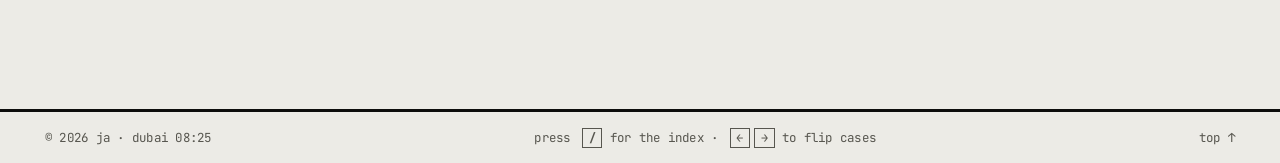
<file: quietpanel.html>
<!DOCTYPE html>
<html lang="en">
<head>
	<meta charset="UTF-8">
	<meta name="viewport" content="width=device-width, initial-scale=1.0">
	<title>Quiet Panel — case study · JASSIM ALFONSO</title>
	<meta name="description" content="Quiet Panel — a Crestron CH5 touch-panel interface for a residence, with a live 3D floor plan and a built-in demo mode. Case study by Jassim Alfonso.">
	<meta name="theme-color" content="#0d0d0c">
	<meta property="og:type" content="website">
	<meta property="og:title" content="Quiet Panel — case study · JASSIM ALFONSO">
	<meta property="og:description" content="Quiet Panel — a Crestron CH5 touch-panel interface for a residence, with a live 3D floor plan and a built-in demo mode. Case study by Jassim Alfonso.">
	<meta property="og:image" content="https://jassimalfonso.netlify.app/assets/og/quietpanel.png">
	<meta property="og:url" content="https://jassimalfonso.netlify.app/quietpanel.html">
	<meta name="twitter:card" content="summary_large_image">
	<link rel="icon" href="./assets/logo-no-name.svg">
	<link rel="preconnect" href="https://fonts.googleapis.com">
	<link rel="preconnect" href="https://fonts.gstatic.com" crossorigin>
	<link href="https://fonts.googleapis.com/css2?family=Inter:wght@400;900&family=JetBrains+Mono:wght@400;700&display=swap" rel="stylesheet">
	<link rel="stylesheet" href="./css/style.css">
	<script>try{var t=localStorage.getItem("ja-theme")||(matchMedia("(prefers-color-scheme: light)").matches?"paper":"ink");if(t==="paper")document.documentElement.dataset.theme="paper"}catch(e){}</script>
</head>
<body class="case" data-prev="ikonplan" data-next="bankcal">
	<a class="skip" href="#main">skip to content</a>
	<div class="grain" aria-hidden="true"></div>
	<svg width="0" height="0" style="position:absolute" aria-hidden="true">
		<symbol id="mark" viewBox="0 0 99.21 94.7">
			<polygon points="66.02 0 99.21 0 99.21 94.7 0 94.7 0 61.52 66.02 61.52 66.02 0"/>
			<polygon points="57.01 0 0 28.51 57.01 57.01 57.01 0"/>
		</symbol>
	</svg>
	<header class="nav">
		<a href="./index.html" class="nav-brand" aria-label="Home"><svg><use href="#mark"/></svg></a>
		<nav aria-label="Primary">
			<ul class="nav-links mono">
				<li><a href="./index.html#work">← /work</a></li>
				<li><button type="button" data-palette aria-haspopup="dialog" aria-label="Open the index: every page and section">/index</button></li>
				<li><button type="button" data-theme-toggle>/paper</button></li>
			</ul>
		</nav>
	</header>
	<main id="main">
		<section class="hero hero--case">
			<p class="mono case-kicker">challenge 02 / 2026 / crestron ch5</p>
			<h1 class="hero-title" style="--n:11"><span>Quiet Panel</span></h1>
			<span class="tape mono">demo mode built in</span>
			<div class="hero-foot">
				<p class="hero-sub">A complete Crestron CH5 touch-panel interface for a residence — lights, drapes, climate, media and a live 3D floor plan — with a built-in demo mode that simulates the house, so a client can try it before anything is installed.</p>
				<p class="case-links mono"><a href="./assets/quiet-panel/demo.html" target="_blank" rel="noopener">open the panel ↗</a> <a href="https://github.com/jassimalfonso/quiet-panel-ch5" target="_blank" rel="noopener">code ↗</a></p>
			</div>
		</section>
		<dl class="facts mono">
			<div><dt>platform</dt><dd>crestron ch5</dd></div>
			<div><dt>stack</dt><dd>html / css / js + preact</dd></div>
			<div><dt>layouts</dt><dd>wall · tablet · phone</dd></div>
			<div><dt>builds</dt><dd>v1.0 → v2.5</dd></div>
		</dl>

		<section class="section">
			<header class="section-head"><h2>Challenge</h2><span class="mono">[01]</span></header>
			<div class="case-body">
				<p class="case-lead">Clients sign off on a panel they've <s>seen</s> never touched.</p>
				<div class="case-text">
					<p>A touch panel is the part of a smart home people use every day — but it's usually approved from a PDF of screens. A PDF can't show how a scene fades in, how drapes travel or how it feels under a finger.</p>
					<p>Showing the real thing meant a processor, a program and a panel on a bench. And panels drawn the old way, in VT Pro-e, look their age. So: build a panel that shows what CH5 can do, with a demo mode that simulates the whole house — so it can be shown on a wall panel, an iPad, a phone or a laptop on a TV. On a real job it runs on the Crestron processor like any other panel.</p>
				</div>
			</div>
		</section>

		<section class="section">
			<header class="section-head"><h2>Try it</h2><span class="mono">[02]</span></header>
			<p class="mono snaps-note">the actual panel, running in your browser. switch the screen, or let it give you the tour.</p>
			<div class="demo" data-demo="panel">
				<div class="demo-head mono"><span class="live">live — quiet panel</span><span>try it ↓</span></div>
				<div class="demo-body"></div>
			</div>
		</section>

		<section class="section">
			<header class="section-head"><h2>Then → now</h2><span class="mono">[03]</span></header>
			<div class="case-body">
				<p class="case-lead">From a <s>fixed canvas</s> to the open web.</p>
				<div class="case-text">
					<p>For years Crestron panels were drawn in VT Pro-e: a fixed canvas for each panel size, built from the tool's own set of objects. It works — but it boxes the interface in.</p>
					<p>CH5 turns the panel into a web app. Crestron Construct still builds CH5 panels from widgets — but underneath it's HTML, CSS and JavaScript. Quiet Panel is written in that code directly, so a 3D floor plan, real physics, one project for every screen and a self-running demo are all on the table.</p>
				</div>
			</div>
			<table class="vs mono">
				<thead><tr><th></th><th>vt pro-e <span>the old way</span></th><th>ch5, hand-built <span>quiet panel</span></th></tr></thead>
				<tbody>
				<tr><th>built with</th><td>its own design tool and object set</td><td>web code — html, css, javascript, with crestron's ch5 libraries</td></tr>
				<tr><th>screen sizes</th><td>one fixed layout per panel size</td><td>one project; the layout follows the screen</td></tr>
				<tr><th>graphics</th><td>images and built-in objects</td><td>anything the browser can draw: a live 3d floor plan, physics, themes</td></tr>
				<tr><th>preview</th><td>needs the tool or a panel</td><td>any browser</td></tr>
				<tr><th>history</th><td>binary project files</td><td>plain text — git, diffs, every version</td></tr>
				<tr><th>client demo</th><td>set up a processor and program on a bench</td><td>built-in demo mode: simulates the house, tours itself</td></tr>
				</tbody>
			</table>
		</section>

		<section class="section">
			<header class="section-head"><h2>How it works</h2><span class="mono">[04]</span></header>
			<ol class="how">
				<li><div><h3>One design file</h3><p>The whole interface lives in one design file. A small build script renders it with Preact into a plain web project — the panel behaves exactly like the prototype.</p><code class="code">Main.dc.html → build_demo.js → SOURCE/ → .ch5z</code></div></li>
				<li><div><h3>A floor plan you can hold</h3><p>A wireframe 3D model of both floors: orbit, pan, pinch, twist. Walls flat, half or full, five finishes. Tap a room and the camera flies in with its controls.</p></div></li>
				<li><div><h3>Physics, not animation</h3><p>A flick keeps turning and fades out like a turntable. Speed is read from the last 100 ms of the drag, so letting go feels natural.</p></div></li>
				<li><div><h3>Every screen, one project</h3><p>Landscape for wall panels, portrait for an iPad, phone for an iPhone — chosen from the screen's shape. Touch targets at least 40 px.</p></div></li>
				<li><div><h3>It demos itself</h3><p>A ghost finger taps through 5 chapters with captions. Left alone for two minutes, it starts again — showroom mode.</p></div></li>
			</ol>
		</section>

		<section class="section">
			<header class="section-head"><h2>Snaps</h2><span class="mono">[05]</span></header>
			<div class="snaps">
				<figure class="snap snap--wide"><img src="./assets/quiet-panel/plan-3d.webp" alt="Quiet Panel 3D wireframe floor plan with room list" loading="lazy" width="1280" height="800"><figcaption class="mono">01 / floor plan — 3D, live</figcaption></figure>
				<figure class="snap"><img src="./assets/quiet-panel/home.webp" alt="Quiet Panel home screen with moods and clock" loading="lazy" width="1280" height="800"><figcaption class="mono">02 / home — moods, clock, summary</figcaption></figure>
				<figure class="snap"><img src="./assets/quiet-panel/both-floors.webp" alt="Both floors stacked in 3D" loading="lazy" width="1280" height="800"><figcaption class="mono">03 / both floors, stacked</figcaption></figure>
				<figure class="snap"><img src="./assets/quiet-panel/walls-timber.webp" alt="Floor plan with timber wall finish" loading="lazy" width="1280" height="800"><figcaption class="mono">04 / wall finish — timber</figcaption></figure>
				<figure class="snap"><img src="./assets/quiet-panel/room-lounge.webp" alt="Lounge room page with scenes, lights, drapes and climate" loading="lazy" width="1280" height="800"><figcaption class="mono">05 / a room — scenes, lights, drapes</figcaption></figure>
			</div>
		</section>

		<section class="section about">
			<header class="section-head"><h2>Learned</h2><span class="mono">[06]</span></header>
			<div class="about-body">
				<p class="about-lead">Calm beats <em>clever</em>.</p>
				<ul class="now">
					<li>Take things out <span>light sweeps, tap ripples, particles — three builds removed effects</span></li>
					<li>Feel is physics <span>momentum, easing and release decide if it feels expensive</span></li>
					<li>Show, don't spec <span>a client holding the panel answers questions a PDF never will</span></li>
				</ul>
			</div>
		</section>

		<section class="section">
			<a class="next" href="./bankcal.html">
				<span><span class="mono">next case →</span><br><span class="next-title">BankCal</span></span>
				<span class="arrow">→</span>
			</a>
		</section>
	</main>
	<footer class="footer mono">
		<span>© <span data-year></span> JA · <span class="clock" data-clock>dubai</span></span>
		<span class="hide-sm">press <span class="kbd">/</span> for the index · <span class="kbd">←</span><span class="kbd">→</span> to flip cases</span>
		<a href="#">top ↑</a>
	</footer>
	<script src="./js/site.js"></script>
	<script src="./js/demos.js"></script>
</body>
</html>
</file>
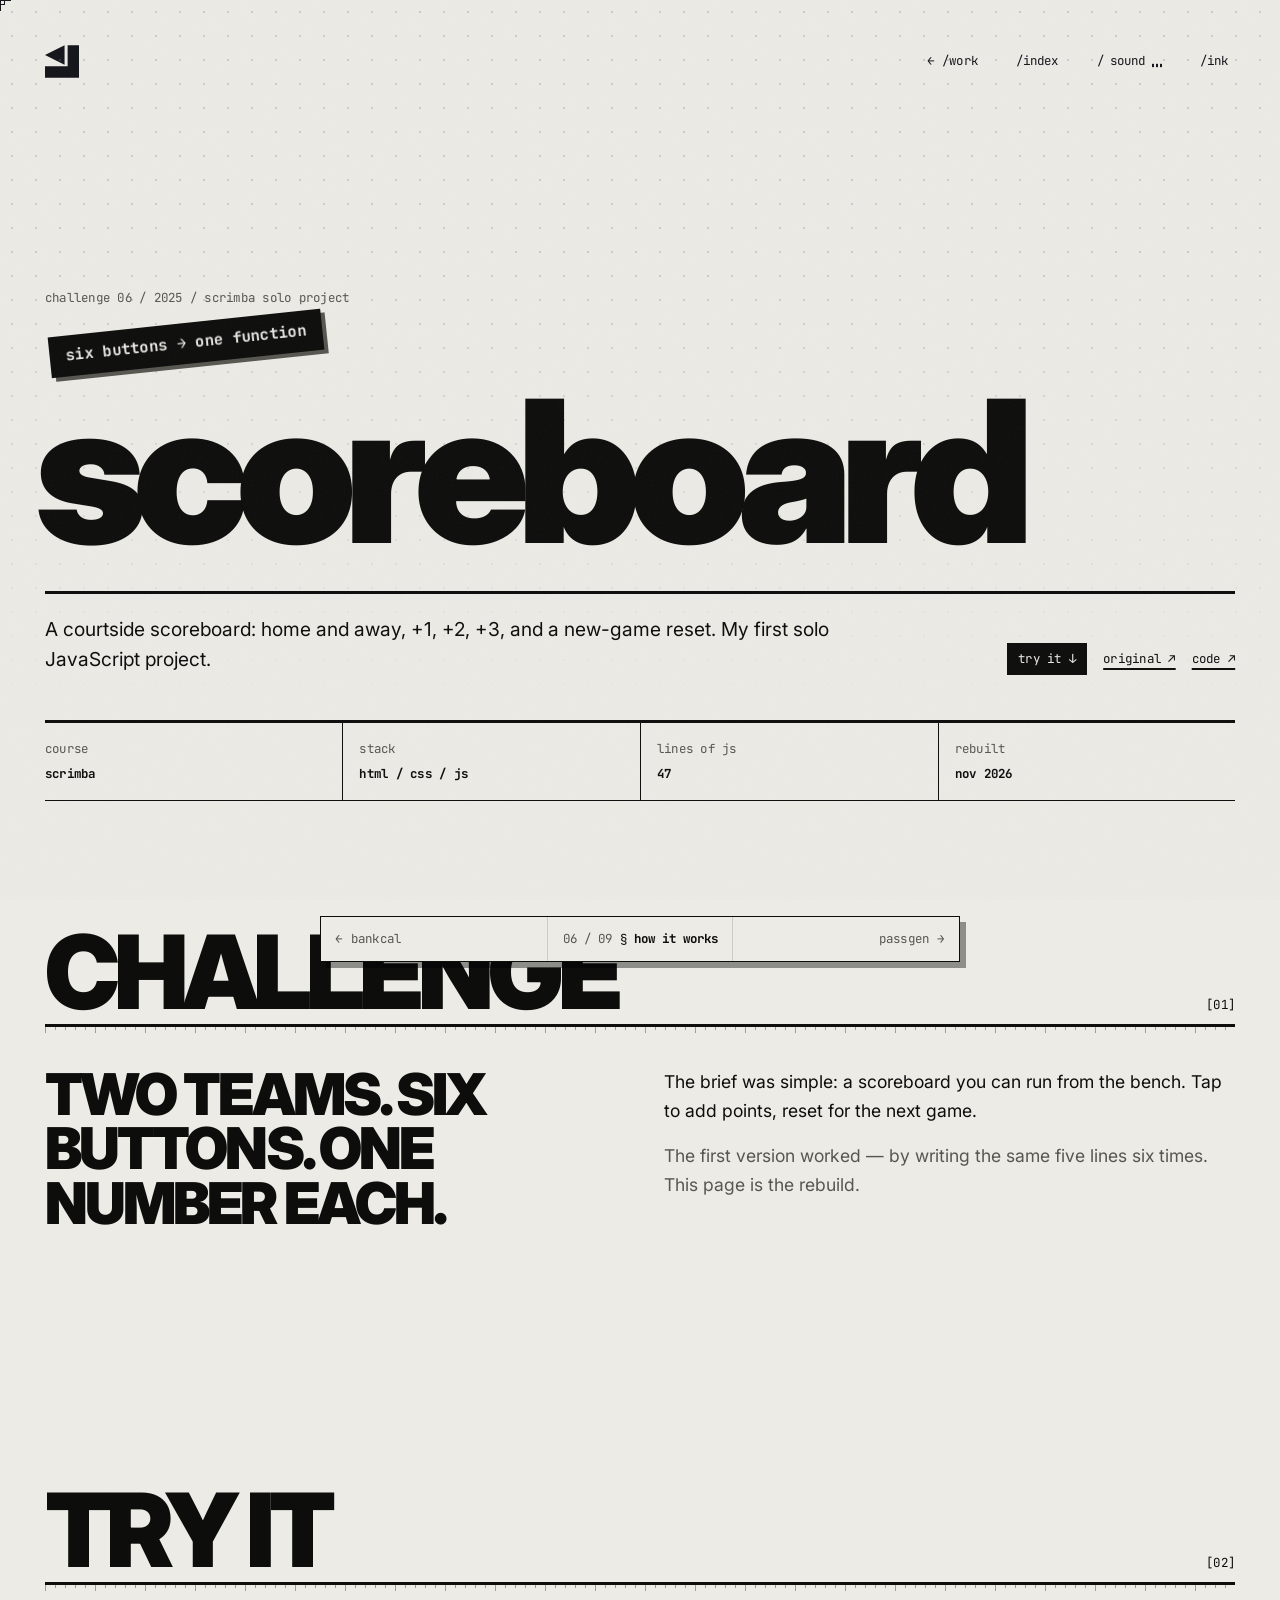
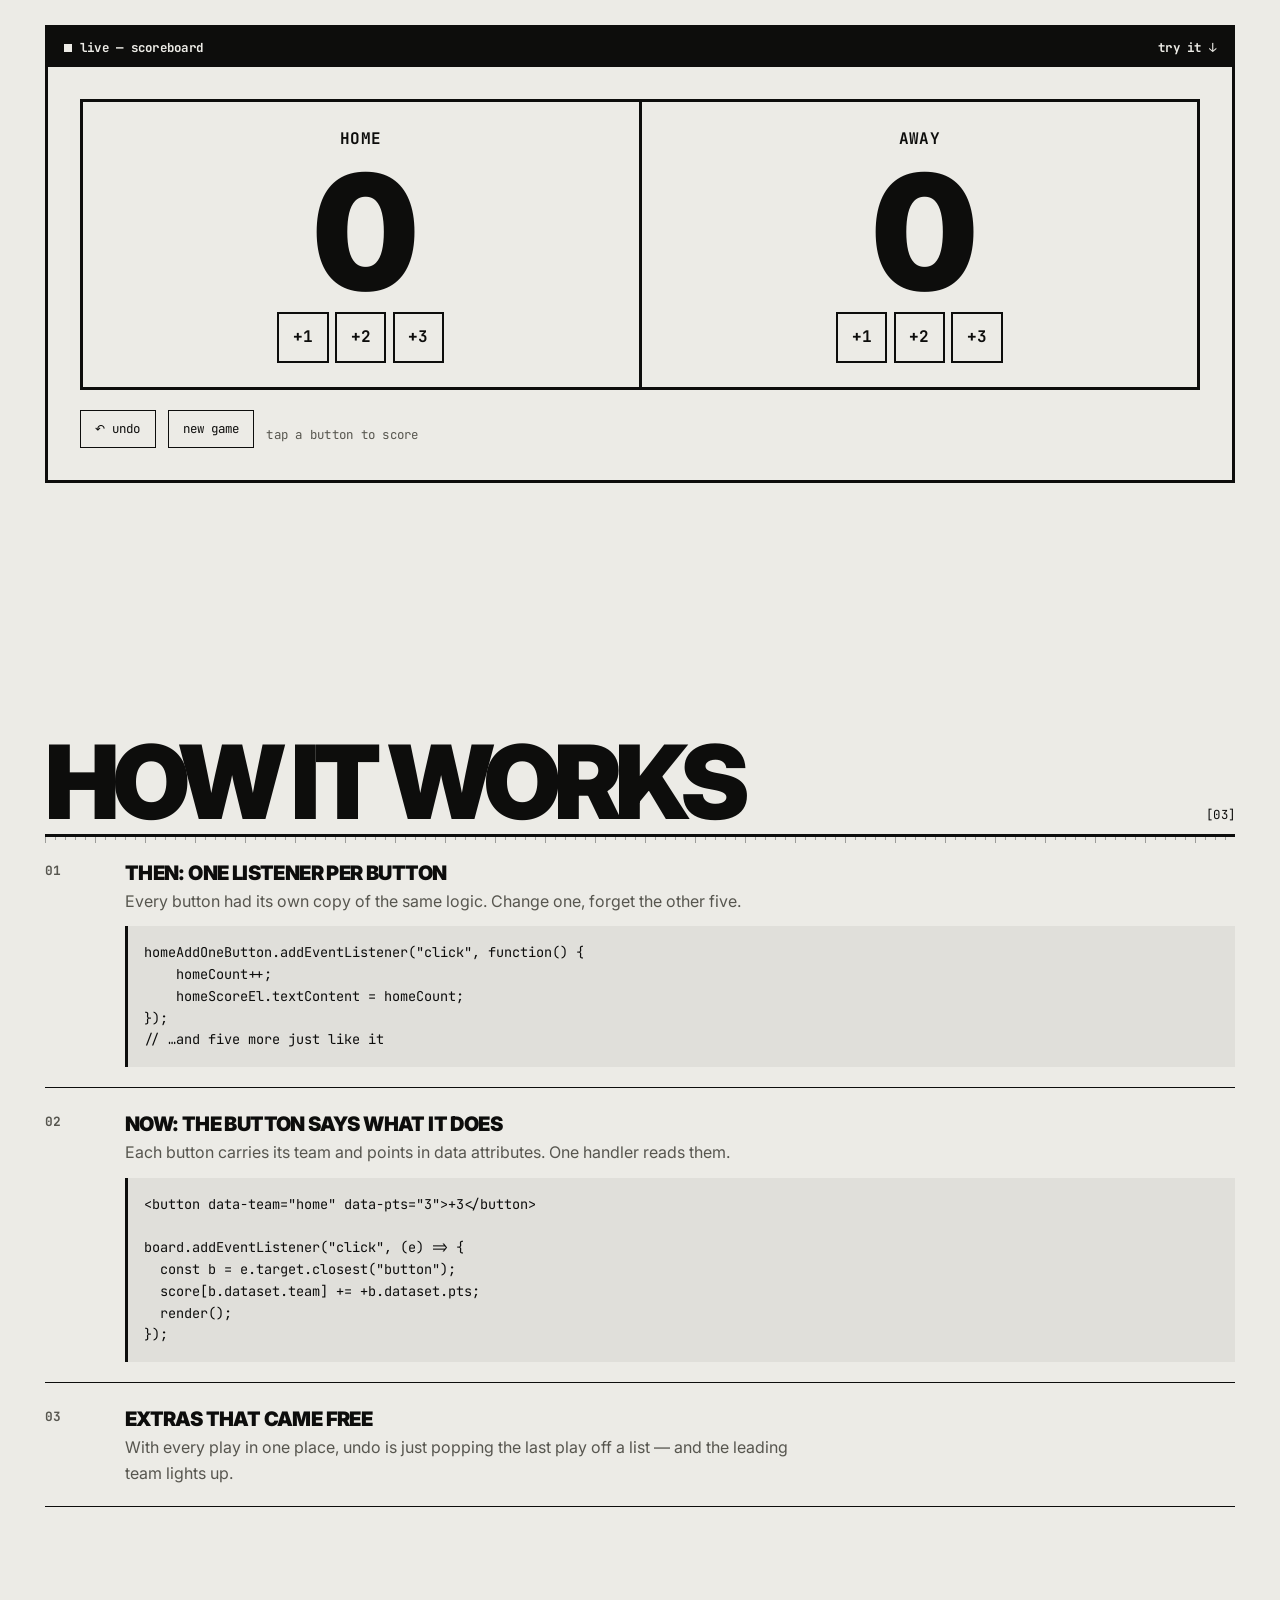
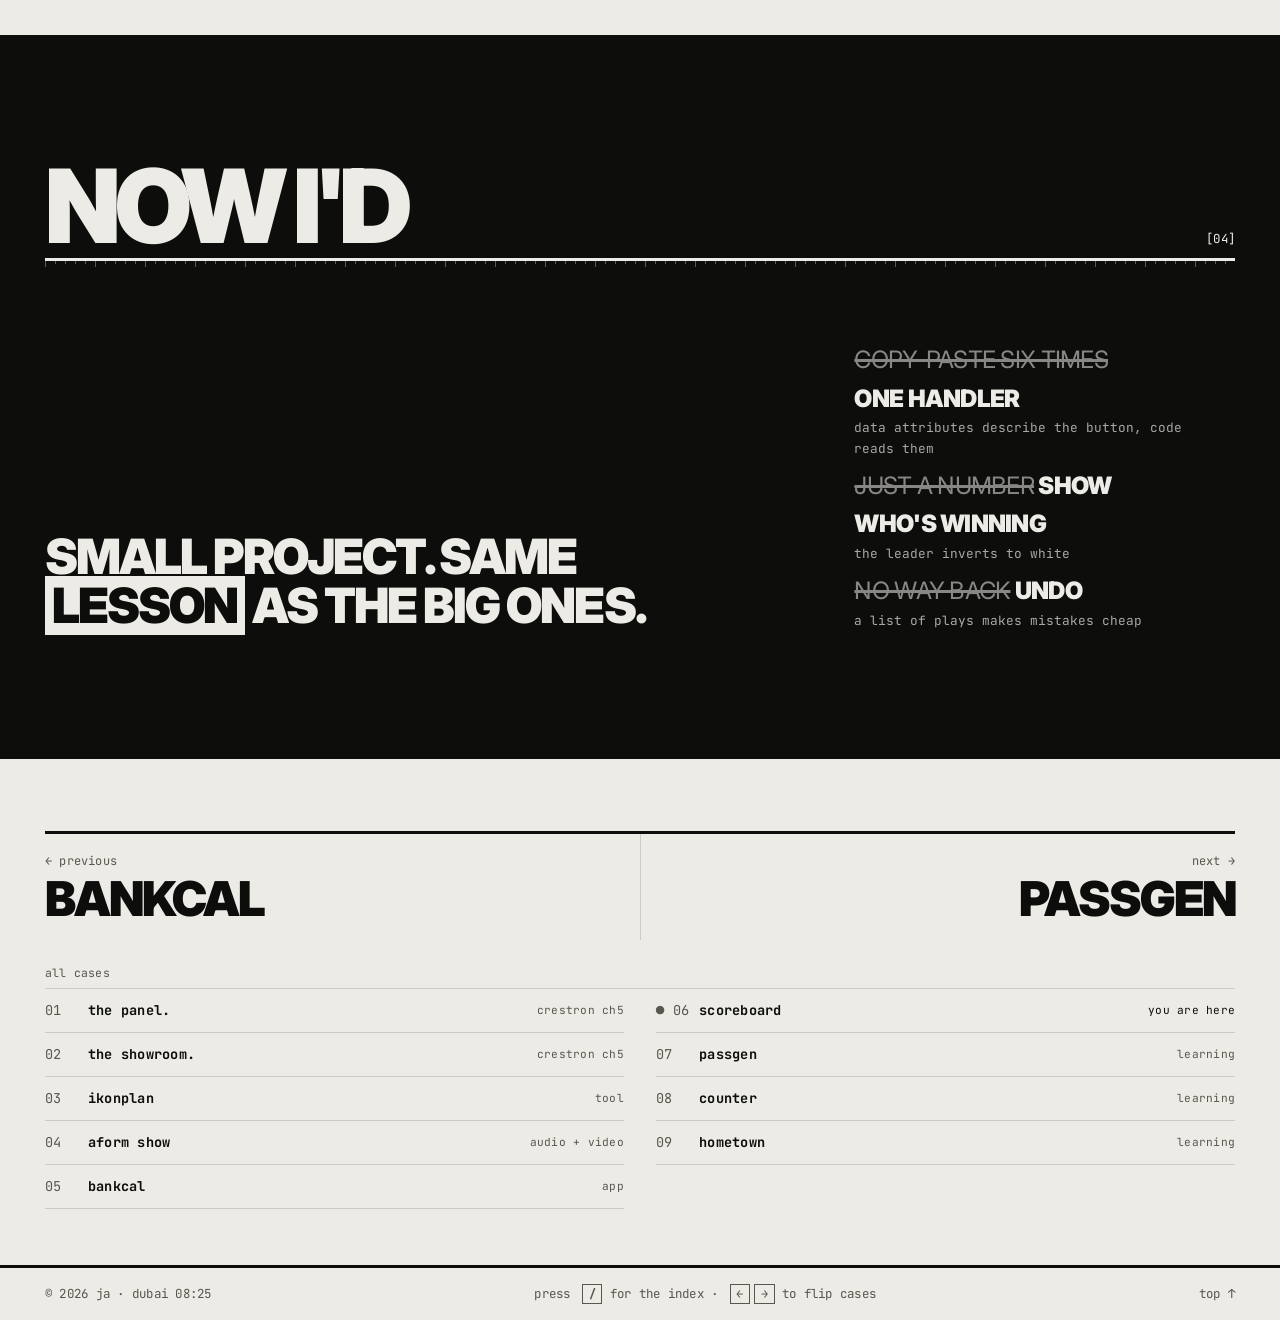
<file: scoreboard.html>
<!DOCTYPE html>
<html lang="en">
<head>
	<meta charset="UTF-8">
	<meta name="viewport" content="width=device-width, initial-scale=1.0">
	<title>Scoreboard — case study · JASSIM ALFONSO</title>
	<meta name="description" content="Basketball scoreboard — a Scrimba solo project, rebuilt. Case study by Jassim Alfonso.">
	<meta name="theme-color" content="#0d0d0c">
	<link rel="manifest" href="./manifest.webmanifest">
	<link rel="apple-touch-icon" href="./assets/app/apple-touch-icon.png">
	<meta property="og:type" content="website">
	<meta property="og:title" content="Scoreboard — case study · JASSIM ALFONSO">
	<meta property="og:description" content="Basketball scoreboard — a Scrimba solo project, rebuilt. Case study by Jassim Alfonso.">
	<meta property="og:image" content="https://jassimalfonso.netlify.app/assets/og/scoreboard.png">
	<meta property="og:url" content="https://jassimalfonso.netlify.app/scoreboard.html">
	<meta name="twitter:card" content="summary_large_image">
	<link rel="icon" href="./assets/logo-no-name.svg">
	<link rel="preconnect" href="https://fonts.googleapis.com">
	<link rel="preconnect" href="https://fonts.gstatic.com" crossorigin>
	<link href="https://fonts.googleapis.com/css2?family=Inter:wght@400;900&family=JetBrains+Mono:wght@400;700&display=swap" rel="stylesheet">
	<link rel="stylesheet" href="./css/style.css">
	<script>try{var t=localStorage.getItem("ja-theme")||(matchMedia("(prefers-color-scheme: light)").matches?"paper":"ink");if(t==="paper")document.documentElement.dataset.theme="paper"}catch(e){}</script>
</head>
<body class="case" data-prev="bankcal" data-next="passgen">
	<a class="skip" href="#main">skip to content</a>
	<div class="grain" aria-hidden="true"></div>
	<svg width="0" height="0" style="position:absolute" aria-hidden="true">
		<symbol id="mark" viewBox="0 0 99.21 94.7">
			<polygon points="66.02 0 99.21 0 99.21 94.7 0 94.7 0 61.52 66.02 61.52 66.02 0"/>
			<polygon points="57.01 0 0 28.51 57.01 57.01 57.01 0"/>
		</symbol>
	</svg>
	<header class="nav">
		<a href="./index.html" class="nav-brand" aria-label="Home"><svg><use href="#mark"/></svg></a>
		<nav aria-label="Primary">
			<ul class="nav-links mono">
				<li><a href="./index.html#work">← /work</a></li>
				<li><button type="button" data-palette aria-haspopup="dialog" aria-label="Open the index: every page and section">/index</button></li>
				<li><button type="button" data-theme-toggle>/paper</button></li>
			</ul>
		</nav>
	</header>
	<main id="main">
		<section class="hero hero--case">
			<p class="mono case-kicker">challenge 06 / 2025 / scrimba solo project</p>
			<h1 class="hero-title" style="--n:10"><span>Scoreboard</span></h1>
			<span class="tape mono">six buttons → one function</span>
			<div class="hero-foot">
				<p class="hero-sub">A courtside scoreboard: home and away, +1, +2, +3, and a new-game reset. My first solo JavaScript project.</p>
				<p class="case-links mono"><a href="https://ja-basketball-scoreboard.netlify.app/" target="_blank" rel="noopener">original ↗</a> <a href="https://github.com/jassimalfonso/scrim-basketball-scoreboard" target="_blank" rel="noopener">code ↗</a></p>
			</div>
		</section>
		<dl class="facts mono">
			<div><dt>course</dt><dd>scrimba</dd></div>
			<div><dt>stack</dt><dd>html / css / js</dd></div>
			<div><dt>lines of js</dt><dd><span data-count="47">47</span></dd></div>
			<div><dt>rebuilt</dt><dd>nov 2026</dd></div>
		</dl>

		<section class="section">
			<header class="section-head"><h2>Challenge</h2><span class="mono">[01]</span></header>
			<div class="case-body">
				<p class="case-lead">Two teams. Six buttons. One number each.</p>
				<div class="case-text">
					<p>The brief was simple: a scoreboard you can run from the bench. Tap to add points, reset for the next game.</p>
					<p>The first version worked — by writing the same five lines six times. This page is the rebuild.</p>
				</div>
			</div>
		</section>

		<section class="section">
			<header class="section-head"><h2>Try it</h2><span class="mono">[02]</span></header>
			<div class="demo" data-demo="scoreboard">
				<div class="demo-head mono"><span class="live">live — scoreboard</span><span>try it ↓</span></div>
				<div class="demo-body"></div>
			</div>
		</section>

		<section class="section">
			<header class="section-head"><h2>How it works</h2><span class="mono">[03]</span></header>
			<ol class="how">
				<li><div><h3>Then: one listener per button</h3><p>Every button had its own copy of the same logic. Change one, forget the other five.</p><code class="code">homeAddOneButton.addEventListener(&quot;click&quot;, function() {
    homeCount++;
    homeScoreEl.textContent = homeCount;
});
// …and five more just like it</code></div></li>
				<li><div><h3>Now: the button says what it does</h3><p>Each button carries its team and points in data attributes. One handler reads them.</p><code class="code">&lt;button data-team=&quot;home&quot; data-pts=&quot;3&quot;&gt;+3&lt;/button&gt;

board.addEventListener(&quot;click&quot;, (e) =&gt; {
  const b = e.target.closest(&quot;button&quot;);
  score[b.dataset.team] += +b.dataset.pts;
  render();
});</code></div></li>
				<li><div><h3>Extras that came free</h3><p>With every play in one place, undo is just popping the last play off a list — and the leading team lights up.</p></div></li>
			</ol>
		</section>

		<section class="section about">
			<header class="section-head"><h2>Now I'd</h2><span class="mono">[04]</span></header>
			<div class="about-body">
				<p class="about-lead">Small project. Same <em>lesson</em> as the big ones.</p>
				<ul class="now">
					<li><s>Copy-paste six times</s> one handler <span>data attributes describe the button, code reads them</span></li>
					<li><s>Just a number</s> show who's winning <span>the leader inverts to white</span></li>
					<li><s>No way back</s> undo <span>a list of plays makes mistakes cheap</span></li>
				</ul>
			</div>
		</section>

		<section class="section casenav" aria-label="More cases">
			<div class="cn-pair">
				<a class="cn-prev" href="./bankcal.html" rel="prev"><span class="mono">← previous</span><b>BankCal</b></a>
				<a class="cn-next" href="./passgen.html" rel="next"><span class="mono">next →</span><b>Passgen</b></a>
			</div>
			<p class="cn-label mono">all cases</p>
			<ol class="case-list mono">
				<li><a href="./thepanel.html">
					<span class="cl-no">01</span><span class="cl-name">The Panel.</span><span class="cl-tag">crestron ch5</span>
				</a></li>
				<li><a href="./showroom.html">
					<span class="cl-no">02</span><span class="cl-name">The Showroom.</span><span class="cl-tag">crestron ch5</span>
				</a></li>
				<li><a href="./ikonplan.html">
					<span class="cl-no">03</span><span class="cl-name">ikonplan</span><span class="cl-tag">tool</span>
				</a></li>
				<li><a href="./aform.html">
					<span class="cl-no">04</span><span class="cl-name">aForm Show</span><span class="cl-tag">audio + video</span>
				</a></li>
				<li><a href="./bankcal.html">
					<span class="cl-no">05</span><span class="cl-name">BankCal</span><span class="cl-tag">app</span>
				</a></li>
				<li class="is-here"><a href="./scoreboard.html" aria-current="page">
					<span class="cl-no">06</span><span class="cl-name">Scoreboard</span><span class="cl-tag">you are here</span>
				</a></li>
				<li><a href="./passgen.html">
					<span class="cl-no">07</span><span class="cl-name">Passgen</span><span class="cl-tag">learning</span>
				</a></li>
				<li><a href="./counter.html">
					<span class="cl-no">08</span><span class="cl-name">Counter</span><span class="cl-tag">learning</span>
				</a></li>
				<li><a href="./hometown.html">
					<span class="cl-no">09</span><span class="cl-name">Hometown</span><span class="cl-tag">learning</span>
				</a></li>
			</ol>
		</section>
	</main>
	<footer class="footer mono">
		<span>© <span data-year></span> JA · <span class="clock" data-clock>dubai</span></span>
		<span class="hide-sm">press <span class="kbd">/</span> for the index · <span class="kbd">←</span><span class="kbd">→</span> to flip cases</span>
		<a href="#">top ↑</a>
	</footer>
	<script src="./projects.js"></script>
	<script src="./js/order.js"></script>
	<script src="./js/sound.js"></script>
	<script src="./js/site.js"></script>
	<script src="./js/demos.js"></script>
</body>
</html>
</file>
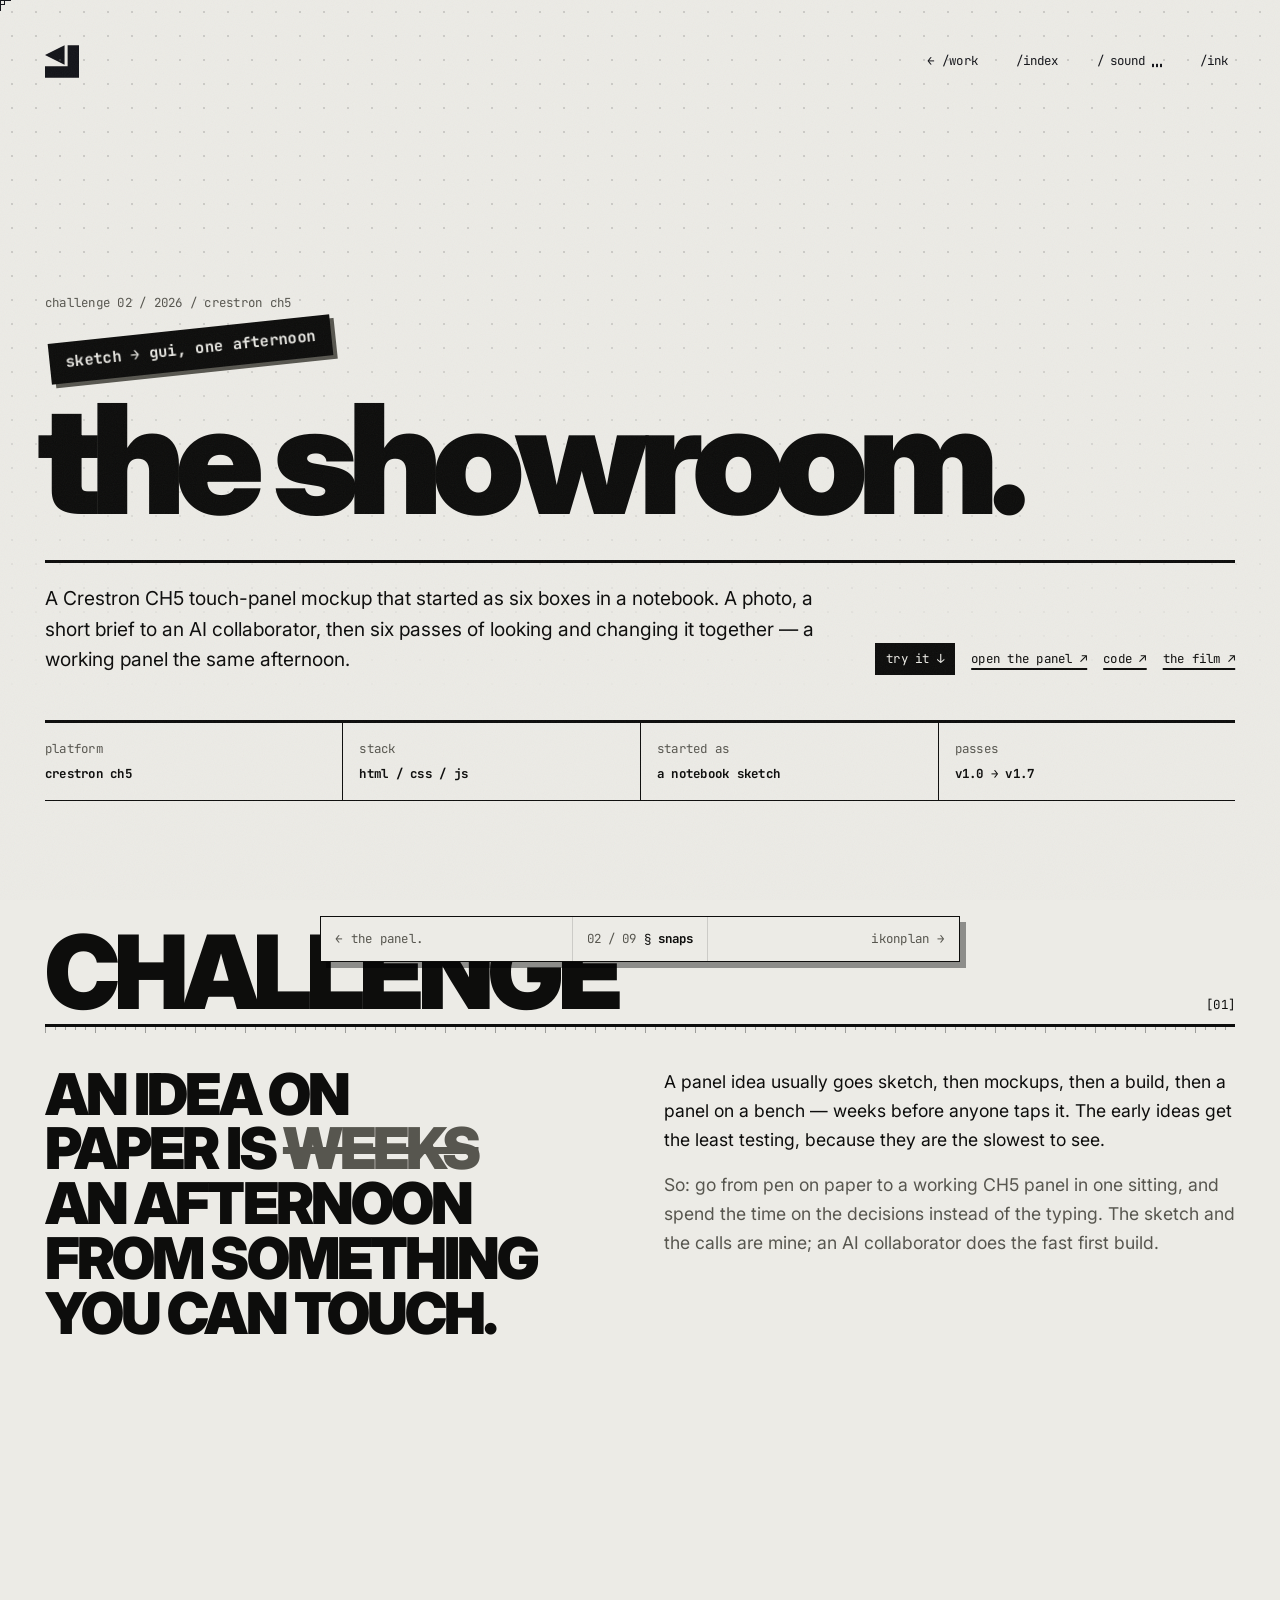
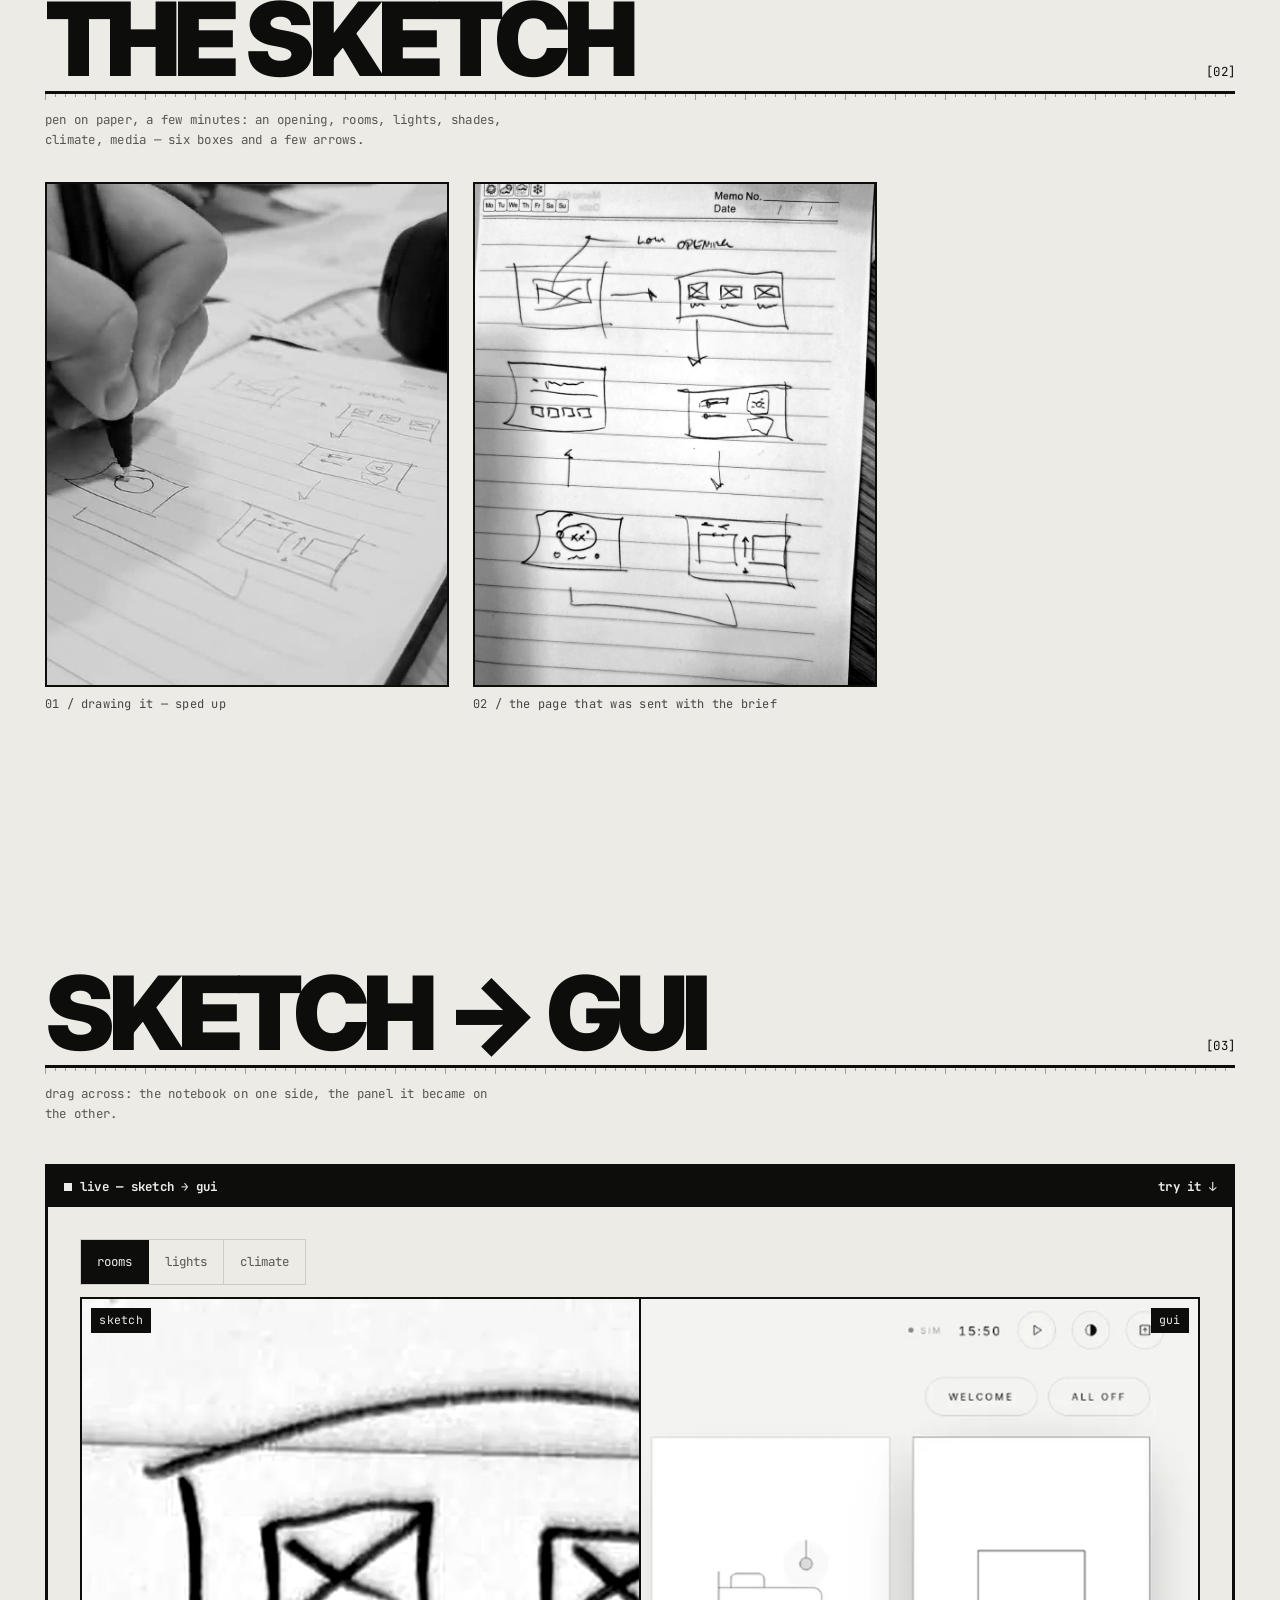
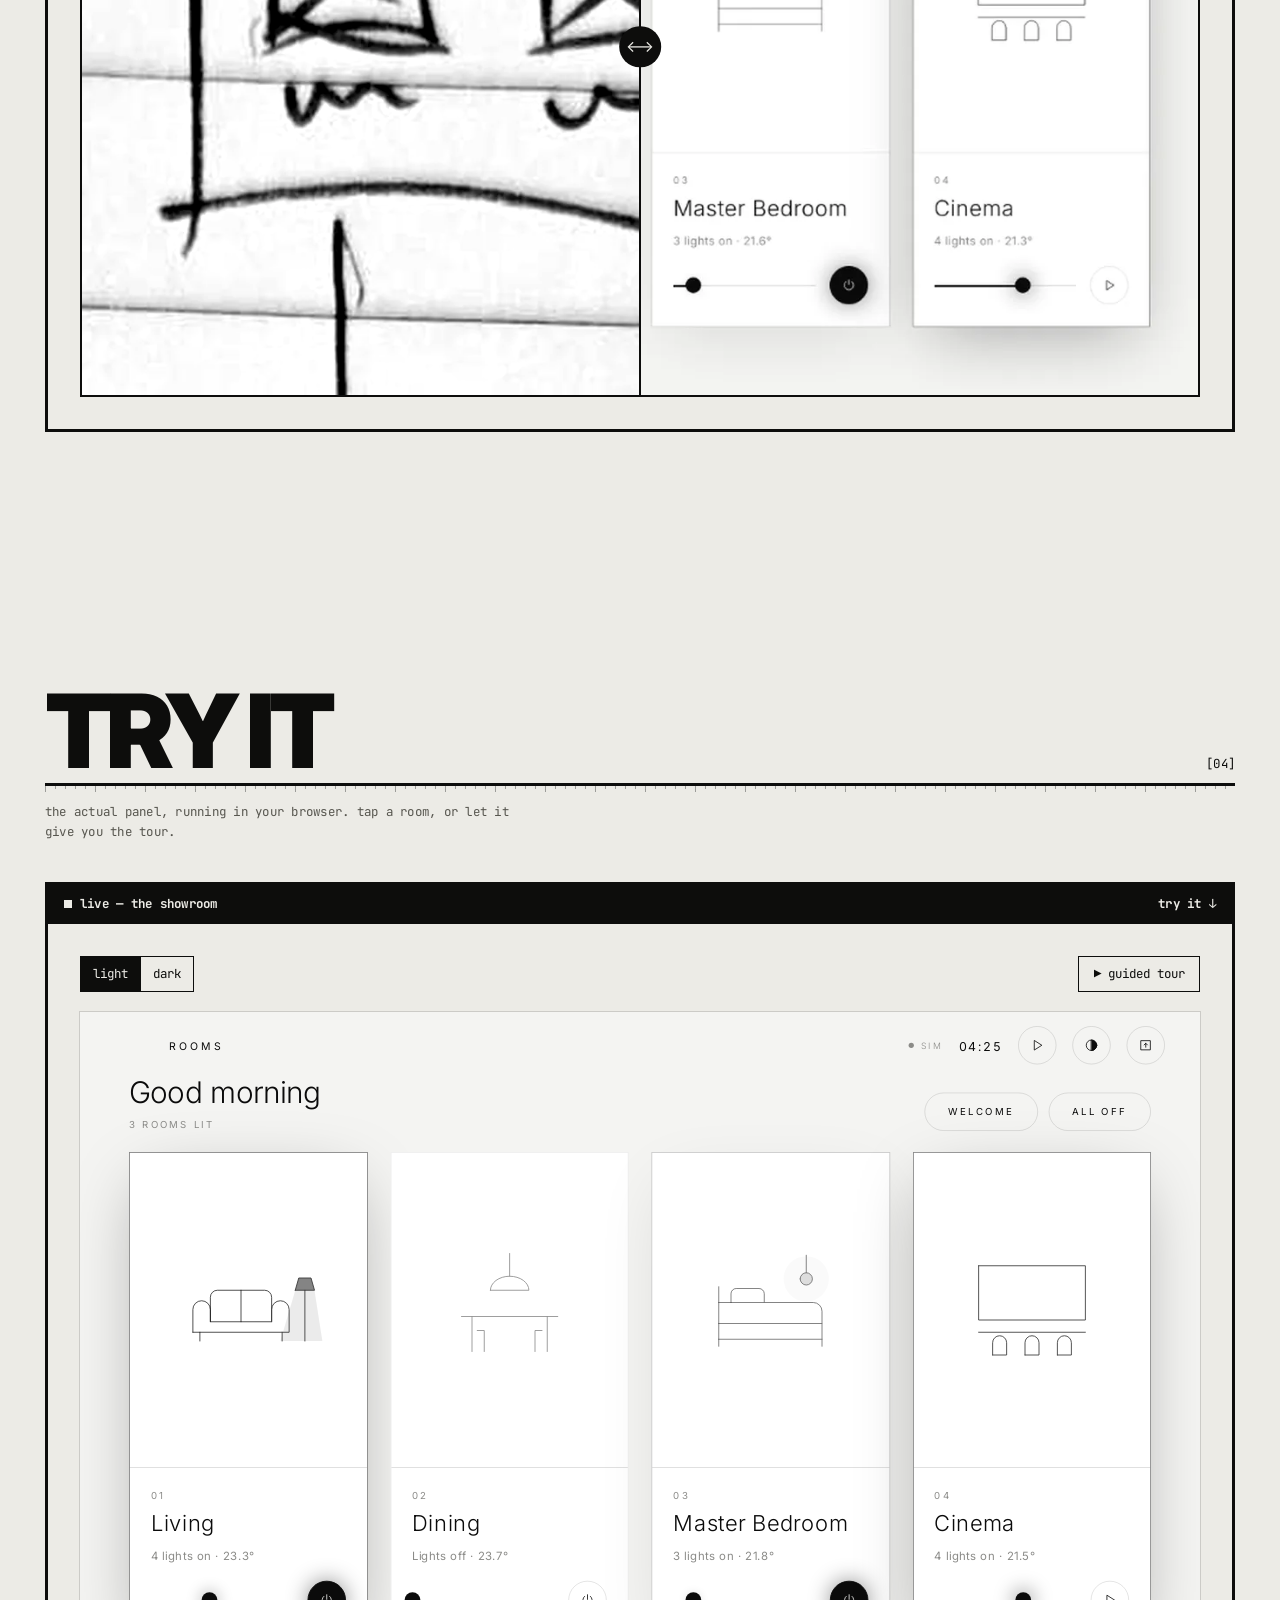
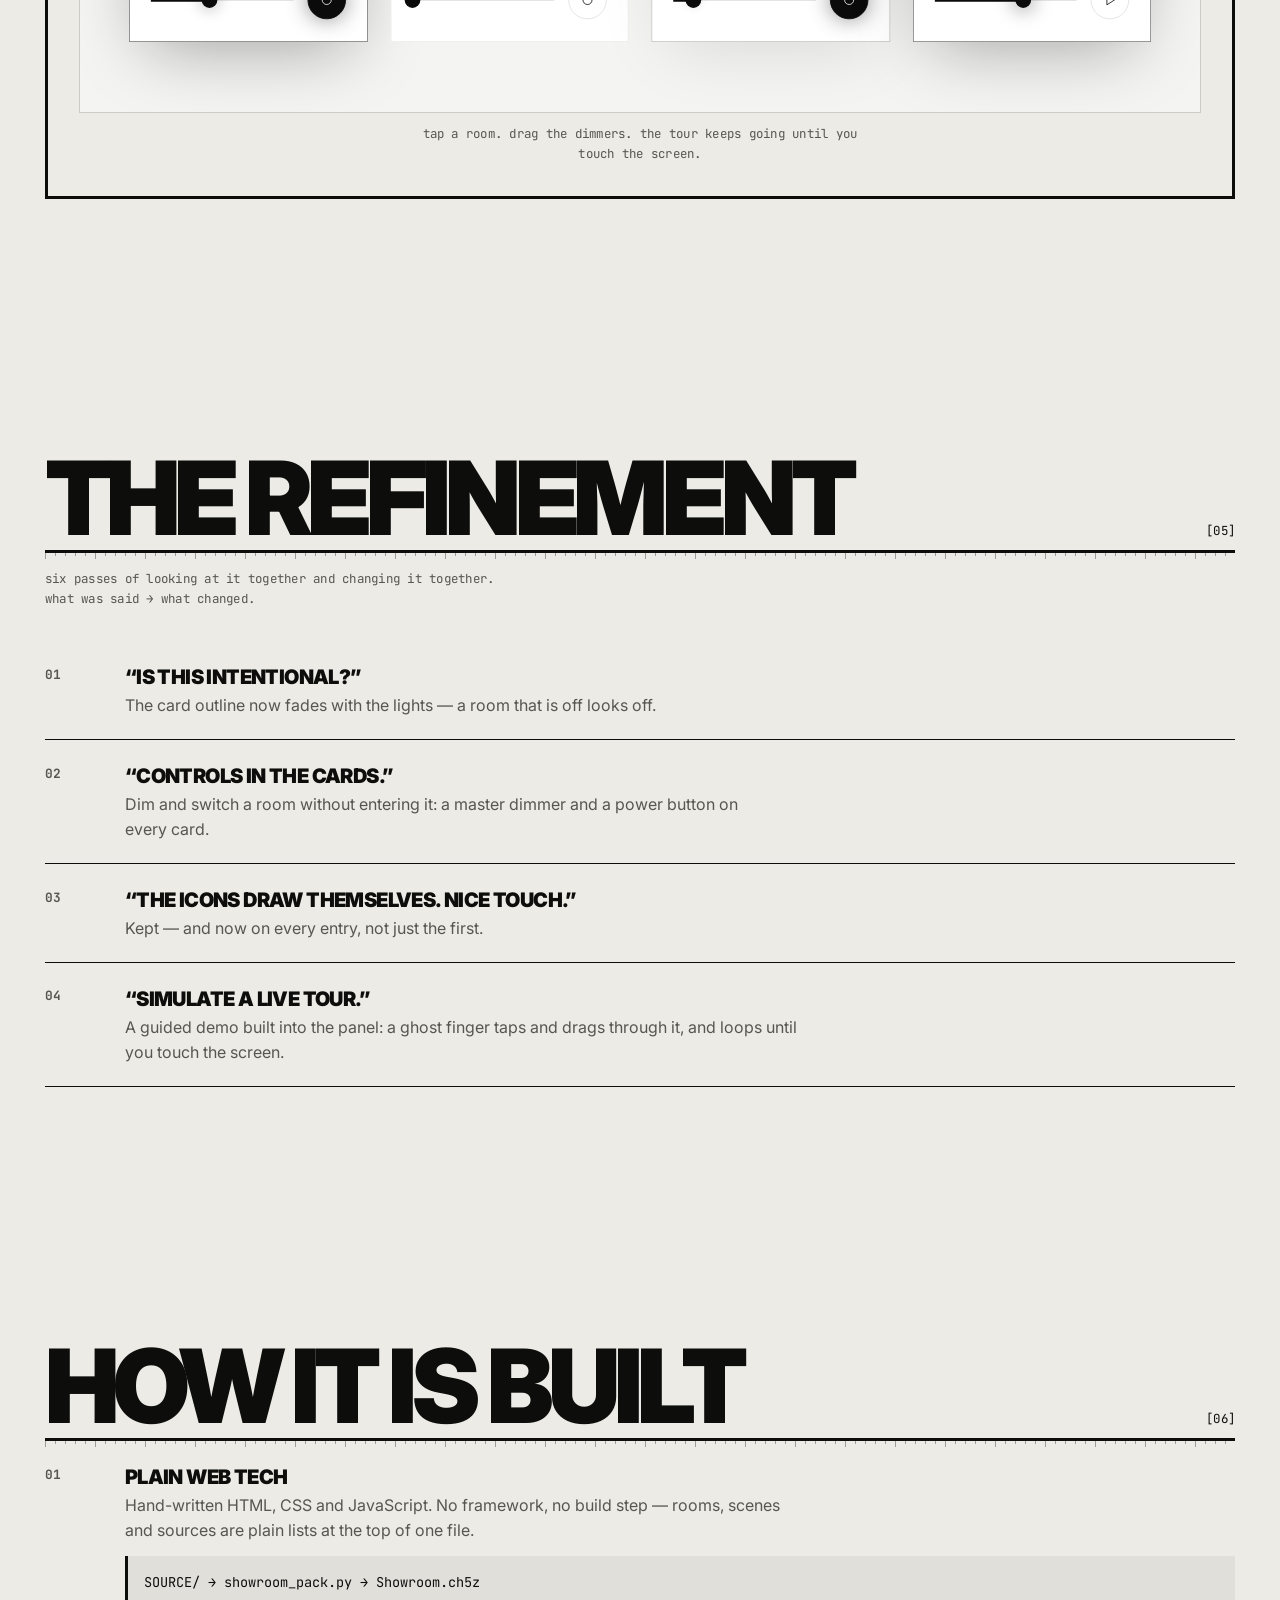
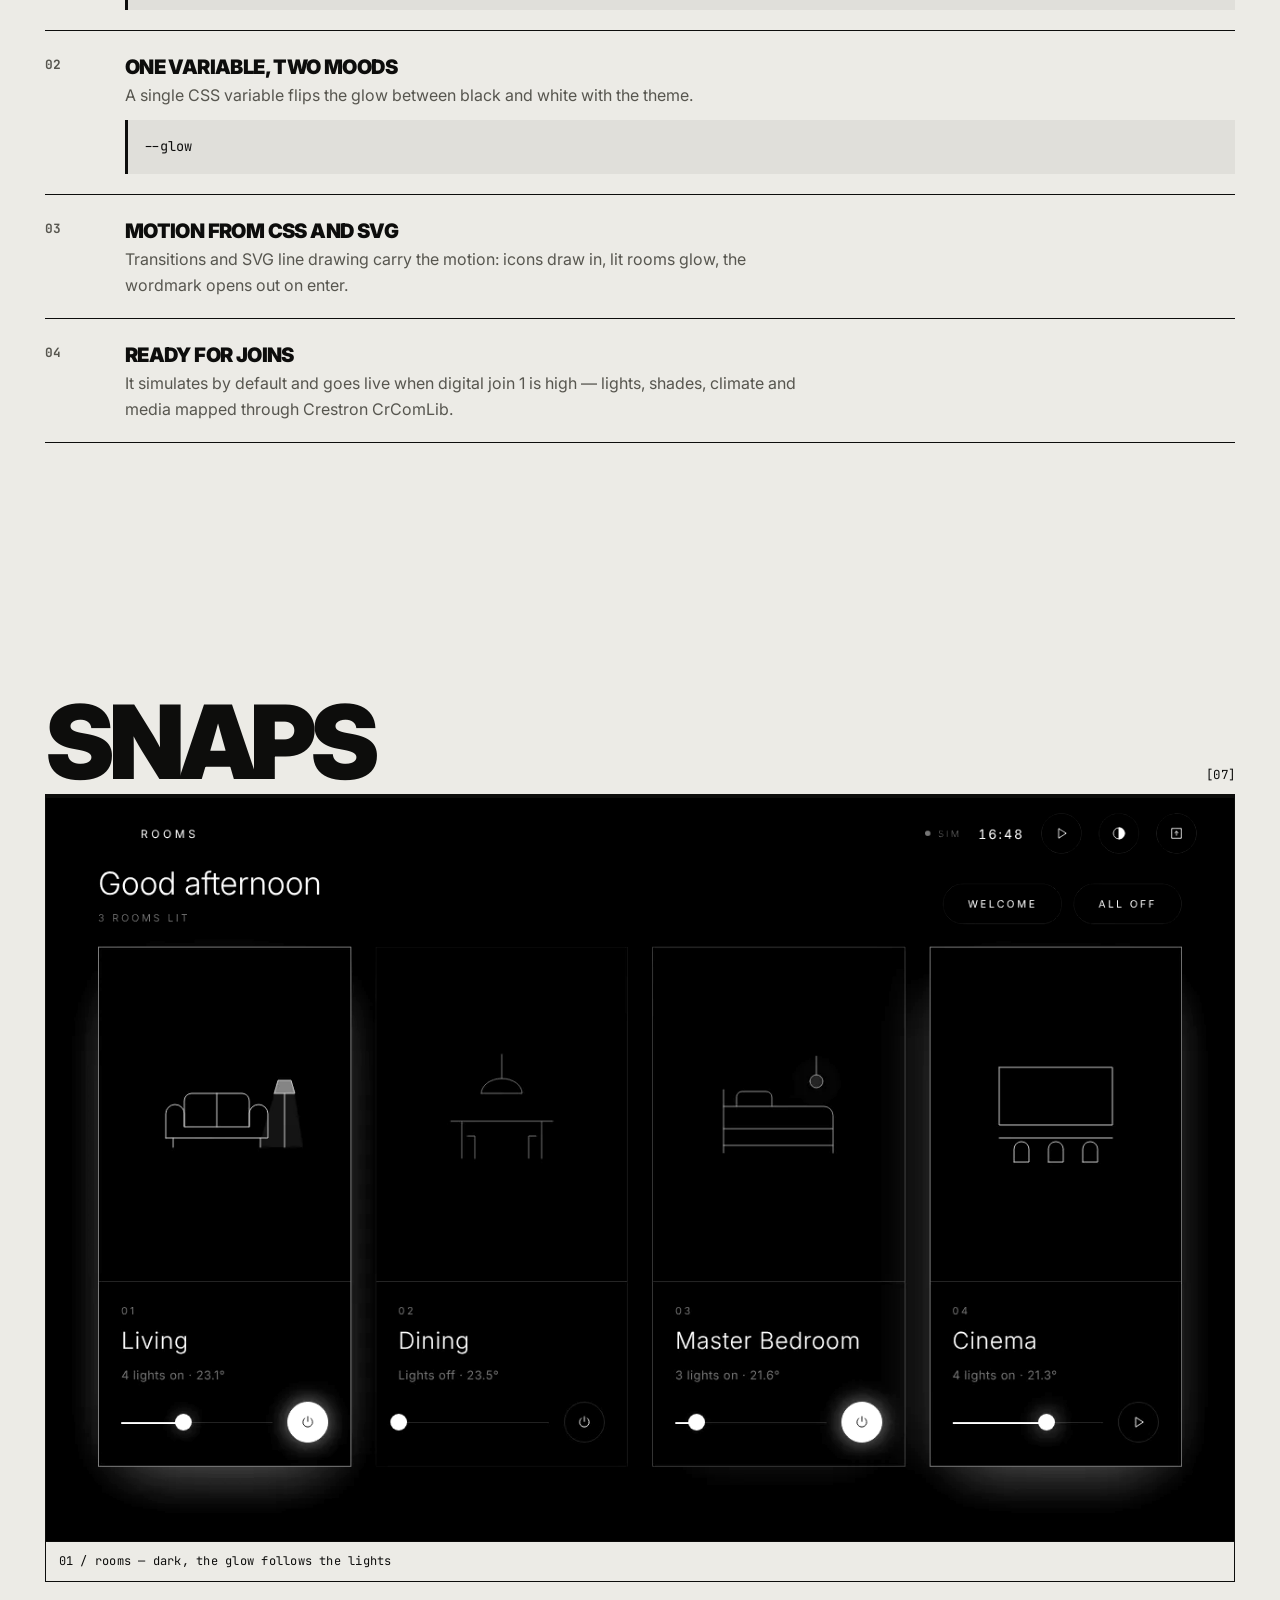
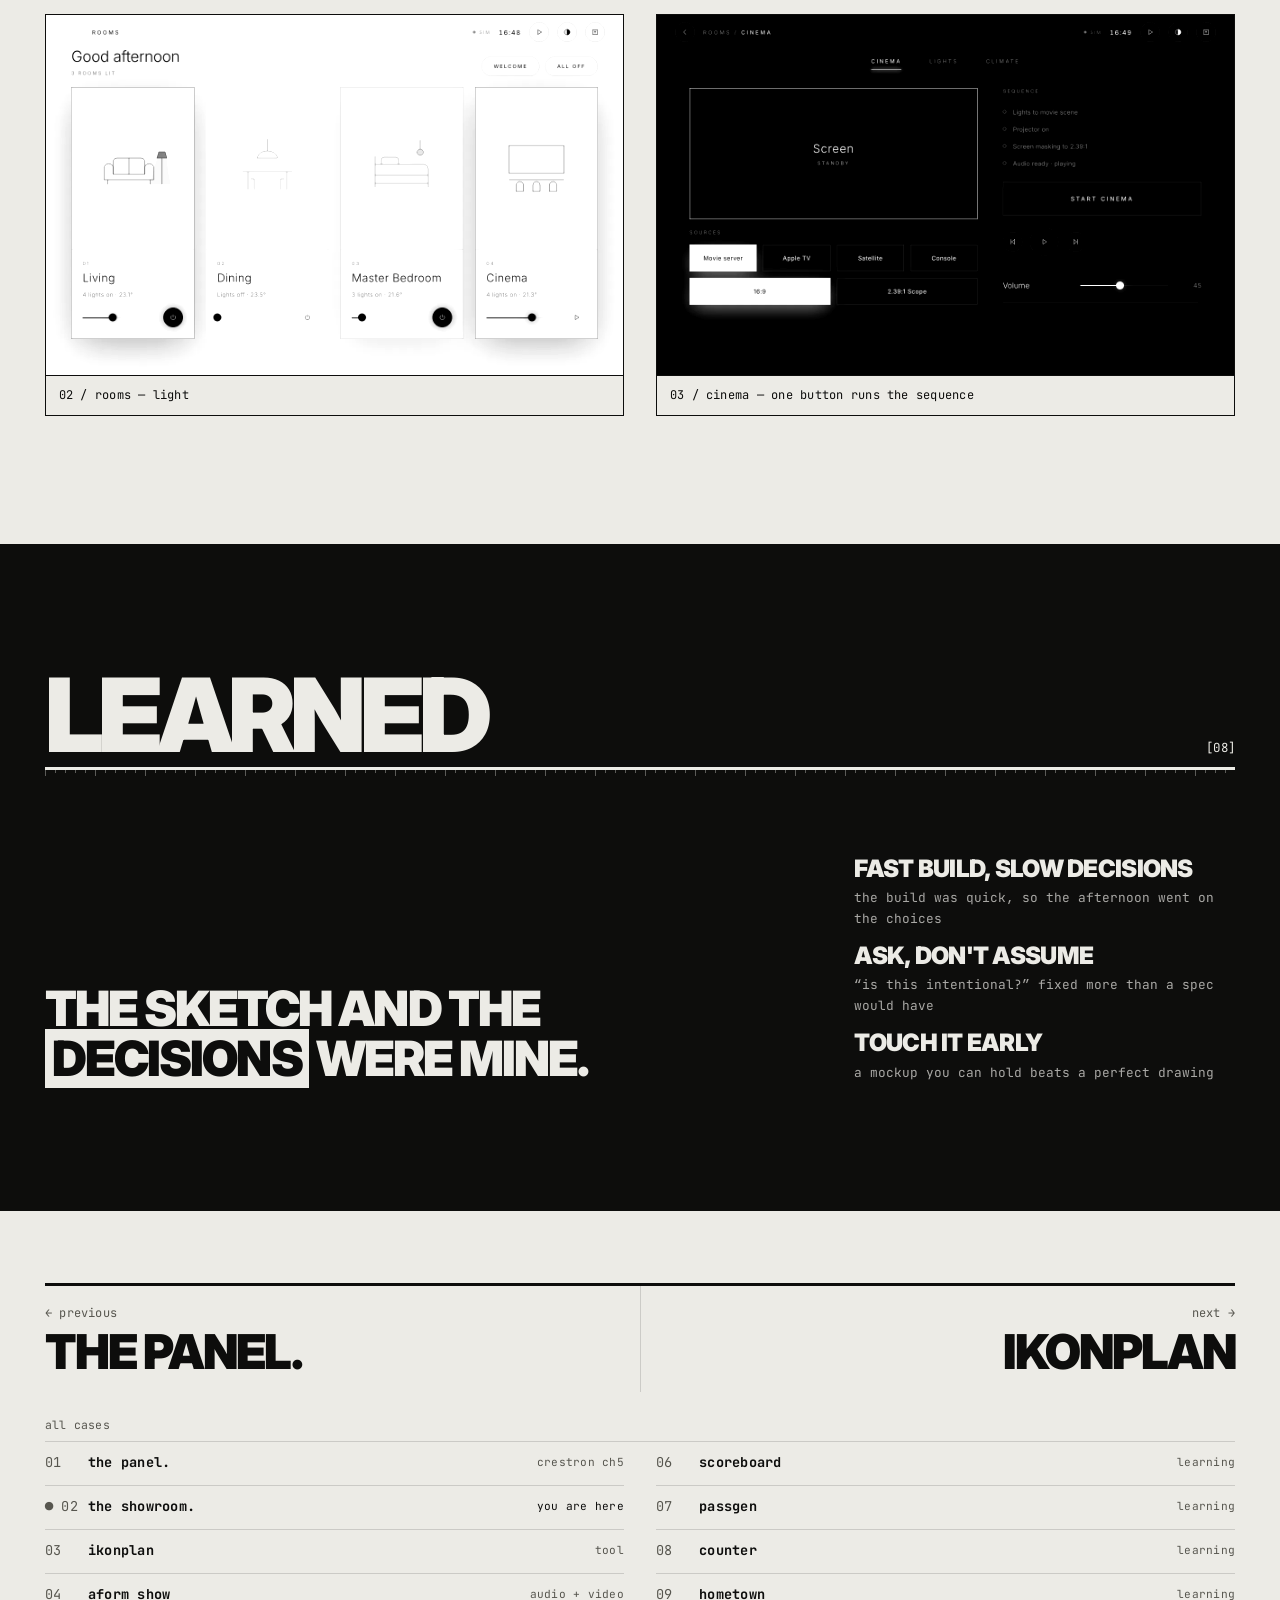
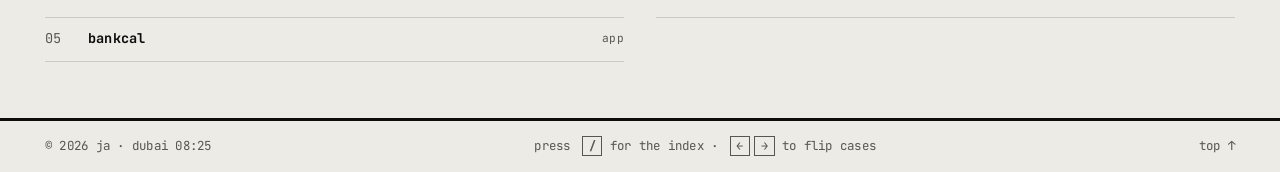
<file: showroom.html>
<!DOCTYPE html>
<html lang="en">
<head>
	<meta charset="UTF-8">
	<meta name="viewport" content="width=device-width, initial-scale=1.0">
	<title>The Showroom. — case study · JASSIM ALFONSO</title>
	<meta name="description" content="The Showroom. — a Crestron CH5 touch-panel mockup that went from a notebook sketch to a working panel in one afternoon. Case study by Jassim Alfonso.">
	<meta name="theme-color" content="#0d0d0c">
	<link rel="manifest" href="./manifest.webmanifest">
	<link rel="apple-touch-icon" href="./assets/app/apple-touch-icon.png">
	<meta property="og:type" content="website">
	<meta property="og:title" content="The Showroom. — case study · JASSIM ALFONSO">
	<meta property="og:description" content="The Showroom. — a Crestron CH5 touch-panel mockup that went from a notebook sketch to a working panel in one afternoon. Case study by Jassim Alfonso.">
	<meta property="og:image" content="https://jassimalfonso.netlify.app/assets/og/showroom.png">
	<meta property="og:url" content="https://jassimalfonso.netlify.app/showroom.html">
	<meta name="twitter:card" content="summary_large_image">
	<link rel="icon" href="./assets/logo-no-name.svg">
	<link rel="preconnect" href="https://fonts.googleapis.com">
	<link rel="preconnect" href="https://fonts.gstatic.com" crossorigin>
	<link href="https://fonts.googleapis.com/css2?family=Inter:wght@400;900&family=JetBrains+Mono:wght@400;700&display=swap" rel="stylesheet">
	<link rel="stylesheet" href="./css/style.css">
	<script>try{var t=localStorage.getItem("ja-theme")||(matchMedia("(prefers-color-scheme: light)").matches?"paper":"ink");if(t==="paper")document.documentElement.dataset.theme="paper"}catch(e){}</script>
</head>
<body class="case" data-prev="thepanel" data-next="ikonplan">
	<a class="skip" href="#main">skip to content</a>
	<div class="grain" aria-hidden="true"></div>
	<svg width="0" height="0" style="position:absolute" aria-hidden="true">
		<symbol id="mark" viewBox="0 0 99.21 94.7">
			<polygon points="66.02 0 99.21 0 99.21 94.7 0 94.7 0 61.52 66.02 61.52 66.02 0"/>
			<polygon points="57.01 0 0 28.51 57.01 57.01 57.01 0"/>
		</symbol>
	</svg>
	<header class="nav">
		<a href="./index.html" class="nav-brand" aria-label="Home"><svg><use href="#mark"/></svg></a>
		<nav aria-label="Primary">
			<ul class="nav-links mono">
				<li><a href="./index.html#work">← /work</a></li>
				<li><button type="button" data-palette aria-haspopup="dialog" aria-label="Open the index: every page and section">/index</button></li>
				<li><button type="button" data-theme-toggle>/paper</button></li>
			</ul>
		</nav>
	</header>
	<main id="main">
		<section class="hero hero--case">
			<p class="mono case-kicker">challenge 02 / 2026 / crestron ch5</p>
			<h1 class="hero-title" style="--n:13"><span>The Showroom.</span></h1>
			<span class="tape mono">sketch → gui, one afternoon</span>
			<div class="hero-foot">
				<p class="hero-sub">A Crestron CH5 touch-panel mockup that started as six boxes in a notebook. A photo, a short brief to an AI collaborator, then six passes of looking and changing it together — a working panel the same afternoon.</p>
				<p class="case-links mono"><a href="./assets/the-showroom/demo.html" target="_blank" rel="noopener">open the panel ↗</a> <a href="https://github.com/jassimalfonso/the-showroom-ch5" target="_blank" rel="noopener">code ↗</a> <a href="https://github.com/jassimalfonso/the-showroom-ch5/blob/main/VIDEO/Showroom_SketchToGUI_Long_16x9_VO.mp4" target="_blank" rel="noopener">the film ↗</a></p>
			</div>
		</section>
		<dl class="facts mono">
			<div><dt>platform</dt><dd>crestron ch5</dd></div>
			<div><dt>stack</dt><dd>html / css / js</dd></div>
			<div><dt>started as</dt><dd>a notebook sketch</dd></div>
			<div><dt>passes</dt><dd>v1.0 → v1.7</dd></div>
		</dl>

		<section class="section">
			<header class="section-head"><h2>Challenge</h2><span class="mono">[01]</span></header>
			<div class="case-body">
				<p class="case-lead">An idea on paper is <s>weeks</s> an afternoon from something you can touch.</p>
				<div class="case-text">
					<p>A panel idea usually goes sketch, then mockups, then a build, then a panel on a bench — weeks before anyone taps it. The early ideas get the least testing, because they are the slowest to see.</p>
					<p>So: go from pen on paper to a working CH5 panel in one sitting, and spend the time on the decisions instead of the typing. The sketch and the calls are mine; an AI collaborator does the fast first build.</p>
				</div>
			</div>
		</section>

		<section class="section">
			<header class="section-head"><h2>The sketch</h2><span class="mono">[02]</span></header>
			<p class="mono snaps-note">pen on paper, a few minutes: an opening, rooms, lights, shades, climate, media — six boxes and a few arrows.</p>
			<div class="sk-origin">
				<figure><video data-loop muted loop playsinline preload="metadata" poster="./assets/the-showroom/sketching-poster.jpg" src="./assets/the-showroom/sketching.mp4" width="544" height="680" aria-label="Time-lapse of the screens being sketched in a notebook"></video><figcaption class="mono">01 / drawing it — sped up</figcaption></figure>
				<figure><img src="./assets/the-showroom/sketch-page.webp" alt="The notebook page: six sketched screens joined by arrows" loading="lazy" width="888" height="1200"><figcaption class="mono">02 / the page that was sent with the brief</figcaption></figure>
			</div>
		</section>

		<section class="section">
			<header class="section-head"><h2>Sketch → GUI</h2><span class="mono">[03]</span></header>
			<p class="mono snaps-note">drag across: the notebook on one side, the panel it became on the other.</p>
			<div class="demo" data-demo="sketch">
				<div class="demo-head mono"><span class="live">live — sketch → gui</span><span>try it ↓</span></div>
				<div class="demo-body"></div>
			</div>
		</section>

		<section class="section">
			<header class="section-head"><h2>Try it</h2><span class="mono">[04]</span></header>
			<p class="mono snaps-note">the actual panel, running in your browser. tap a room, or let it give you the tour.</p>
			<div class="demo" data-demo="showroom">
				<div class="demo-head mono"><span class="live">live — the showroom</span><span>try it ↓</span></div>
				<div class="demo-body"></div>
			</div>
		</section>

		<section class="section">
			<header class="section-head"><h2>The refinement</h2><span class="mono">[05]</span></header>
			<p class="mono snaps-note">six passes of looking at it together and changing it together. what was said → what changed.</p>
			<ol class="how">
				<li><div><h3>“Is this intentional?”</h3><p>The card outline now fades with the lights — a room that is off looks off.</p></div></li>
				<li><div><h3>“Controls in the cards.”</h3><p>Dim and switch a room without entering it: a master dimmer and a power button on every card.</p></div></li>
				<li><div><h3>“The icons draw themselves. Nice touch.”</h3><p>Kept — and now on every entry, not just the first.</p></div></li>
				<li><div><h3>“Simulate a live tour.”</h3><p>A guided demo built into the panel: a ghost finger taps and drags through it, and loops until you touch the screen.</p></div></li>
			</ol>
		</section>

		<section class="section">
			<header class="section-head"><h2>How it is built</h2><span class="mono">[06]</span></header>
			<ol class="how">
				<li><div><h3>Plain web tech</h3><p>Hand-written HTML, CSS and JavaScript. No framework, no build step — rooms, scenes and sources are plain lists at the top of one file.</p><code class="code">SOURCE/ → showroom_pack.py → Showroom.ch5z</code></div></li>
				<li><div><h3>One variable, two moods</h3><p>A single CSS variable flips the glow between black and white with the theme.</p><code class="code">--glow</code></div></li>
				<li><div><h3>Motion from CSS and SVG</h3><p>Transitions and SVG line drawing carry the motion: icons draw in, lit rooms glow, the wordmark opens out on enter.</p></div></li>
				<li><div><h3>Ready for joins</h3><p>It simulates by default and goes live when digital join 1 is high — lights, shades, climate and media mapped through Crestron CrComLib.</p></div></li>
			</ol>
		</section>

		<section class="section">
			<header class="section-head"><h2>Snaps</h2><span class="mono">[07]</span></header>
			<div class="snaps">
				<figure class="snap snap--wide"><img src="./assets/the-showroom/rooms-dark.webp" alt="The Showroom. rooms screen in the dark theme, lit rooms glowing" loading="lazy" width="1280" height="800"><figcaption class="mono">01 / rooms — dark, the glow follows the lights</figcaption></figure>
				<figure class="snap"><img src="./assets/the-showroom/rooms-light.webp" alt="The Showroom. rooms screen in the light theme" loading="lazy" width="1280" height="800"><figcaption class="mono">02 / rooms — light</figcaption></figure>
				<figure class="snap"><img src="./assets/the-showroom/cinema-dark.webp" alt="The cinema room: screen, sources, one-button sequence and volume" loading="lazy" width="1280" height="800"><figcaption class="mono">03 / cinema — one button runs the sequence</figcaption></figure>
			</div>
		</section>

		<section class="section about">
			<header class="section-head"><h2>Learned</h2><span class="mono">[08]</span></header>
			<div class="about-body">
				<p class="about-lead">The sketch and the <em>decisions</em> were mine.</p>
				<ul class="now">
					<li>Fast build, slow decisions <span>the build was quick, so the afternoon went on the choices</span></li>
					<li>Ask, don't assume <span>“is this intentional?” fixed more than a spec would have</span></li>
					<li>Touch it early <span>a mockup you can hold beats a perfect drawing</span></li>
				</ul>
			</div>
		</section>

		<section class="section casenav" aria-label="More cases">
			<div class="cn-pair">
				<a class="cn-prev" href="./thepanel.html" rel="prev"><span class="mono">← previous</span><b>The Panel.</b></a>
				<a class="cn-next" href="./ikonplan.html" rel="next"><span class="mono">next →</span><b>ikonplan</b></a>
			</div>
			<p class="cn-label mono">all cases</p>
			<ol class="case-list mono">
				<li><a href="./thepanel.html">
					<span class="cl-no">01</span><span class="cl-name">The Panel.</span><span class="cl-tag">crestron ch5</span>
				</a></li>
				<li class="is-here"><a href="./showroom.html" aria-current="page">
					<span class="cl-no">02</span><span class="cl-name">The Showroom.</span><span class="cl-tag">you are here</span>
				</a></li>
				<li><a href="./ikonplan.html">
					<span class="cl-no">03</span><span class="cl-name">ikonplan</span><span class="cl-tag">tool</span>
				</a></li>
				<li><a href="./aform.html">
					<span class="cl-no">04</span><span class="cl-name">aForm Show</span><span class="cl-tag">audio + video</span>
				</a></li>
				<li><a href="./bankcal.html">
					<span class="cl-no">05</span><span class="cl-name">BankCal</span><span class="cl-tag">app</span>
				</a></li>
				<li><a href="./scoreboard.html">
					<span class="cl-no">06</span><span class="cl-name">Scoreboard</span><span class="cl-tag">learning</span>
				</a></li>
				<li><a href="./passgen.html">
					<span class="cl-no">07</span><span class="cl-name">Passgen</span><span class="cl-tag">learning</span>
				</a></li>
				<li><a href="./counter.html">
					<span class="cl-no">08</span><span class="cl-name">Counter</span><span class="cl-tag">learning</span>
				</a></li>
				<li><a href="./hometown.html">
					<span class="cl-no">09</span><span class="cl-name">Hometown</span><span class="cl-tag">learning</span>
				</a></li>
			</ol>
		</section>
	</main>
	<footer class="footer mono">
		<span>© <span data-year></span> JA · <span class="clock" data-clock>dubai</span></span>
		<span class="hide-sm">press <span class="kbd">/</span> for the index · <span class="kbd">←</span><span class="kbd">→</span> to flip cases</span>
		<a href="#">top ↑</a>
	</footer>
	<script src="./projects.js"></script>
	<script src="./js/order.js"></script>
	<script src="./js/sound.js"></script>
	<script src="./js/site.js"></script>
	<script src="./js/demos.js"></script>
</body>
</html>
</file>
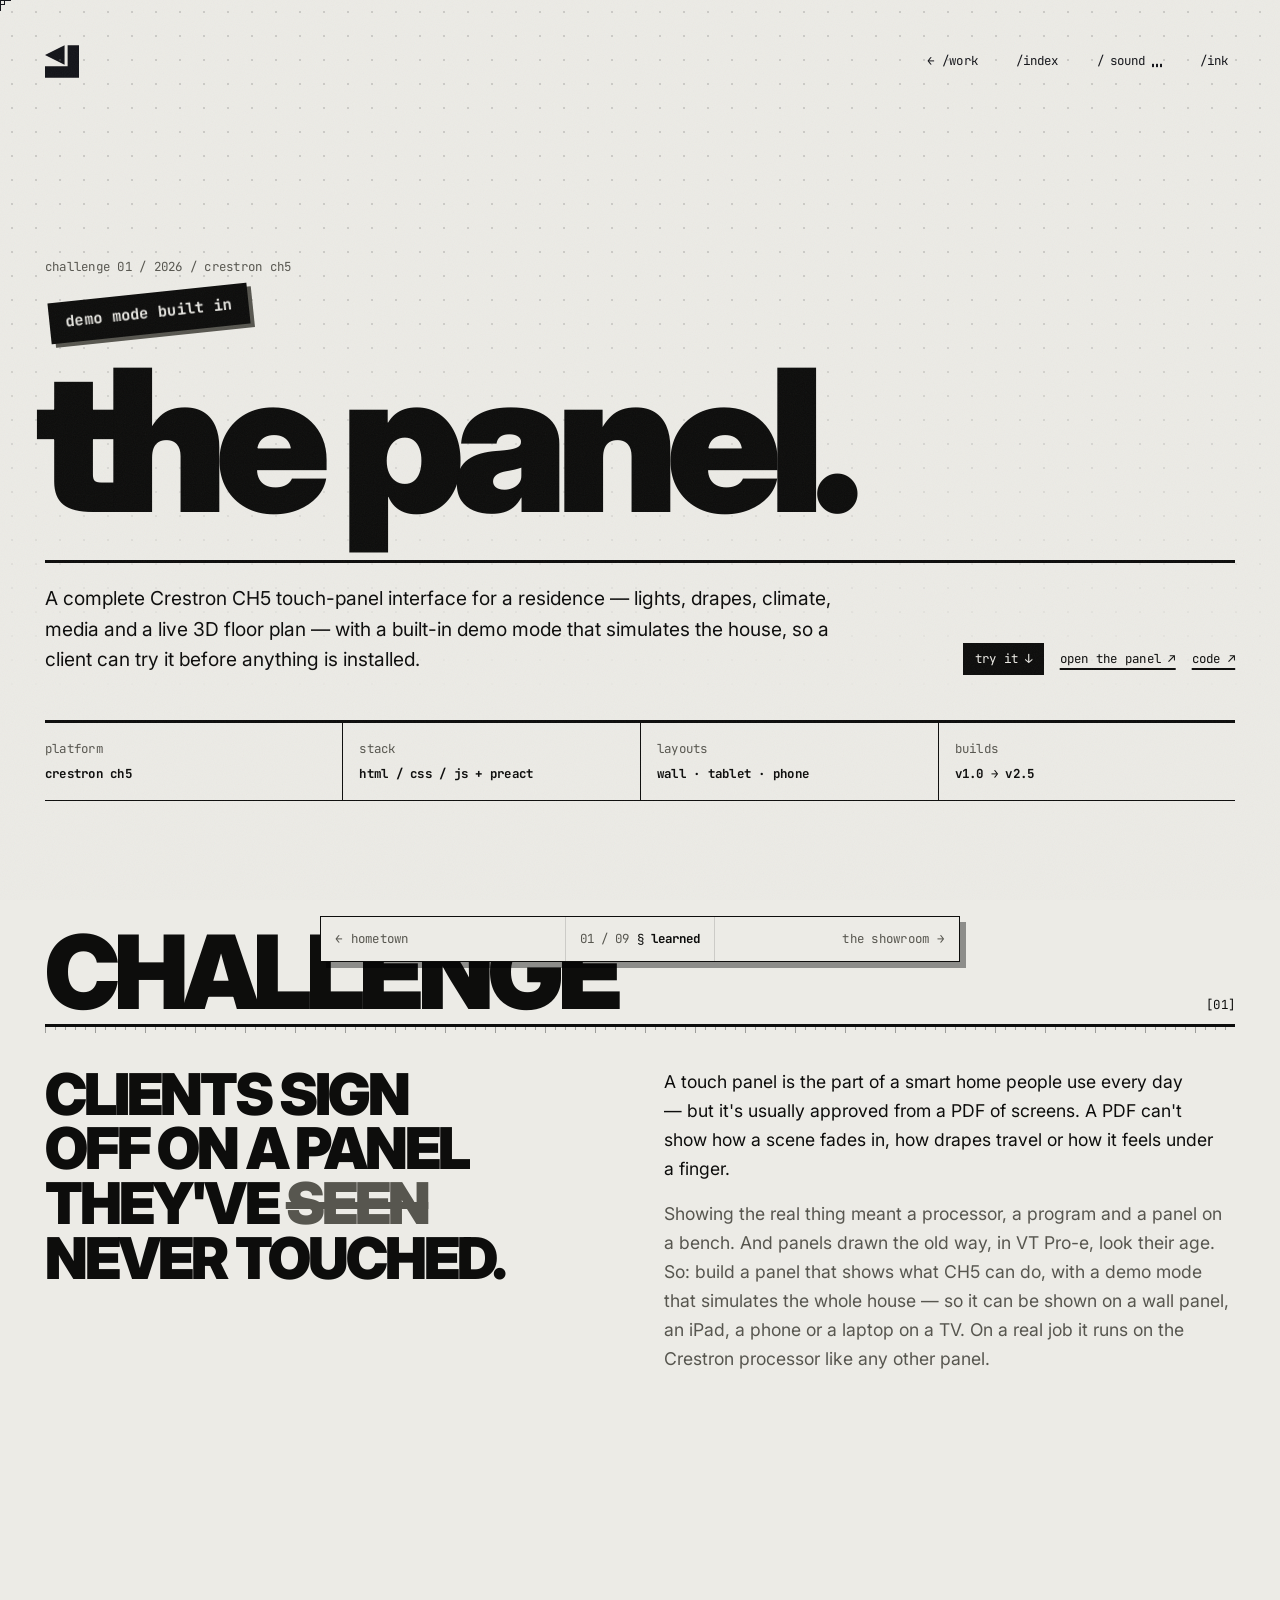
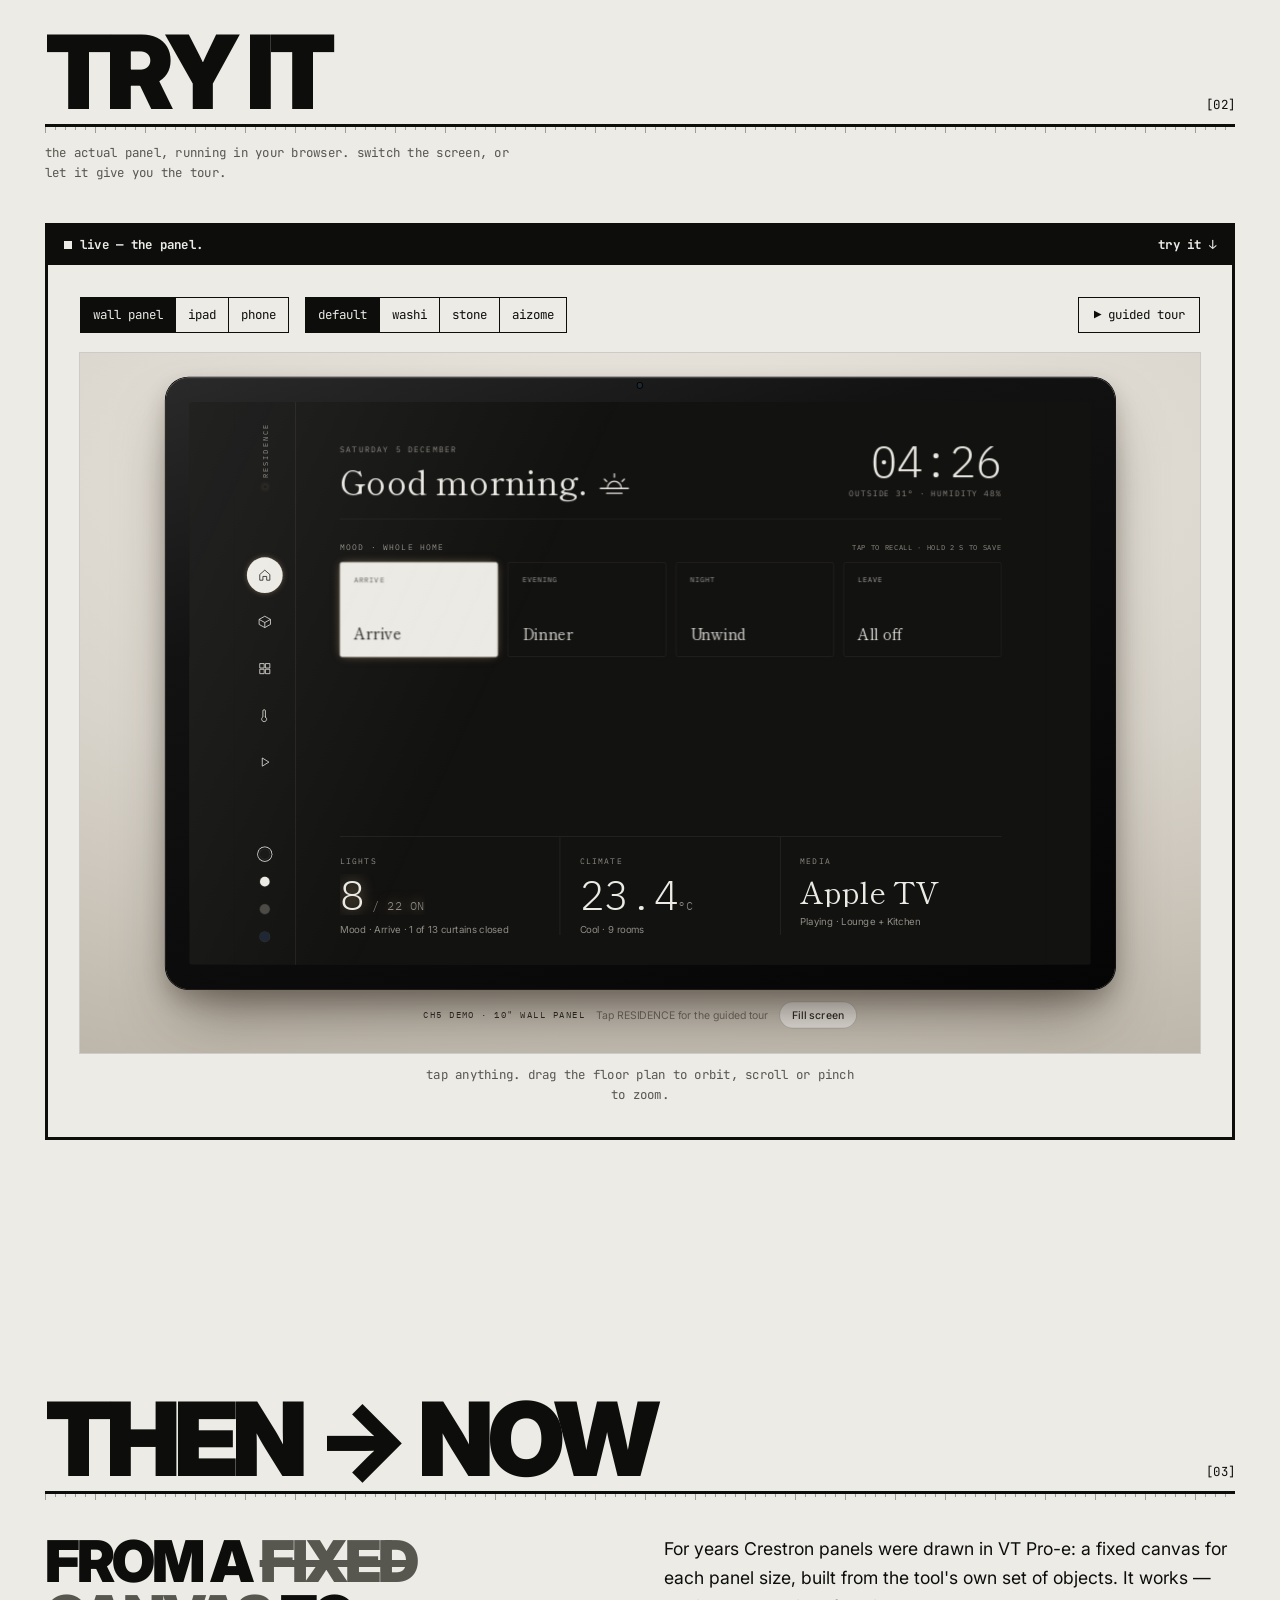
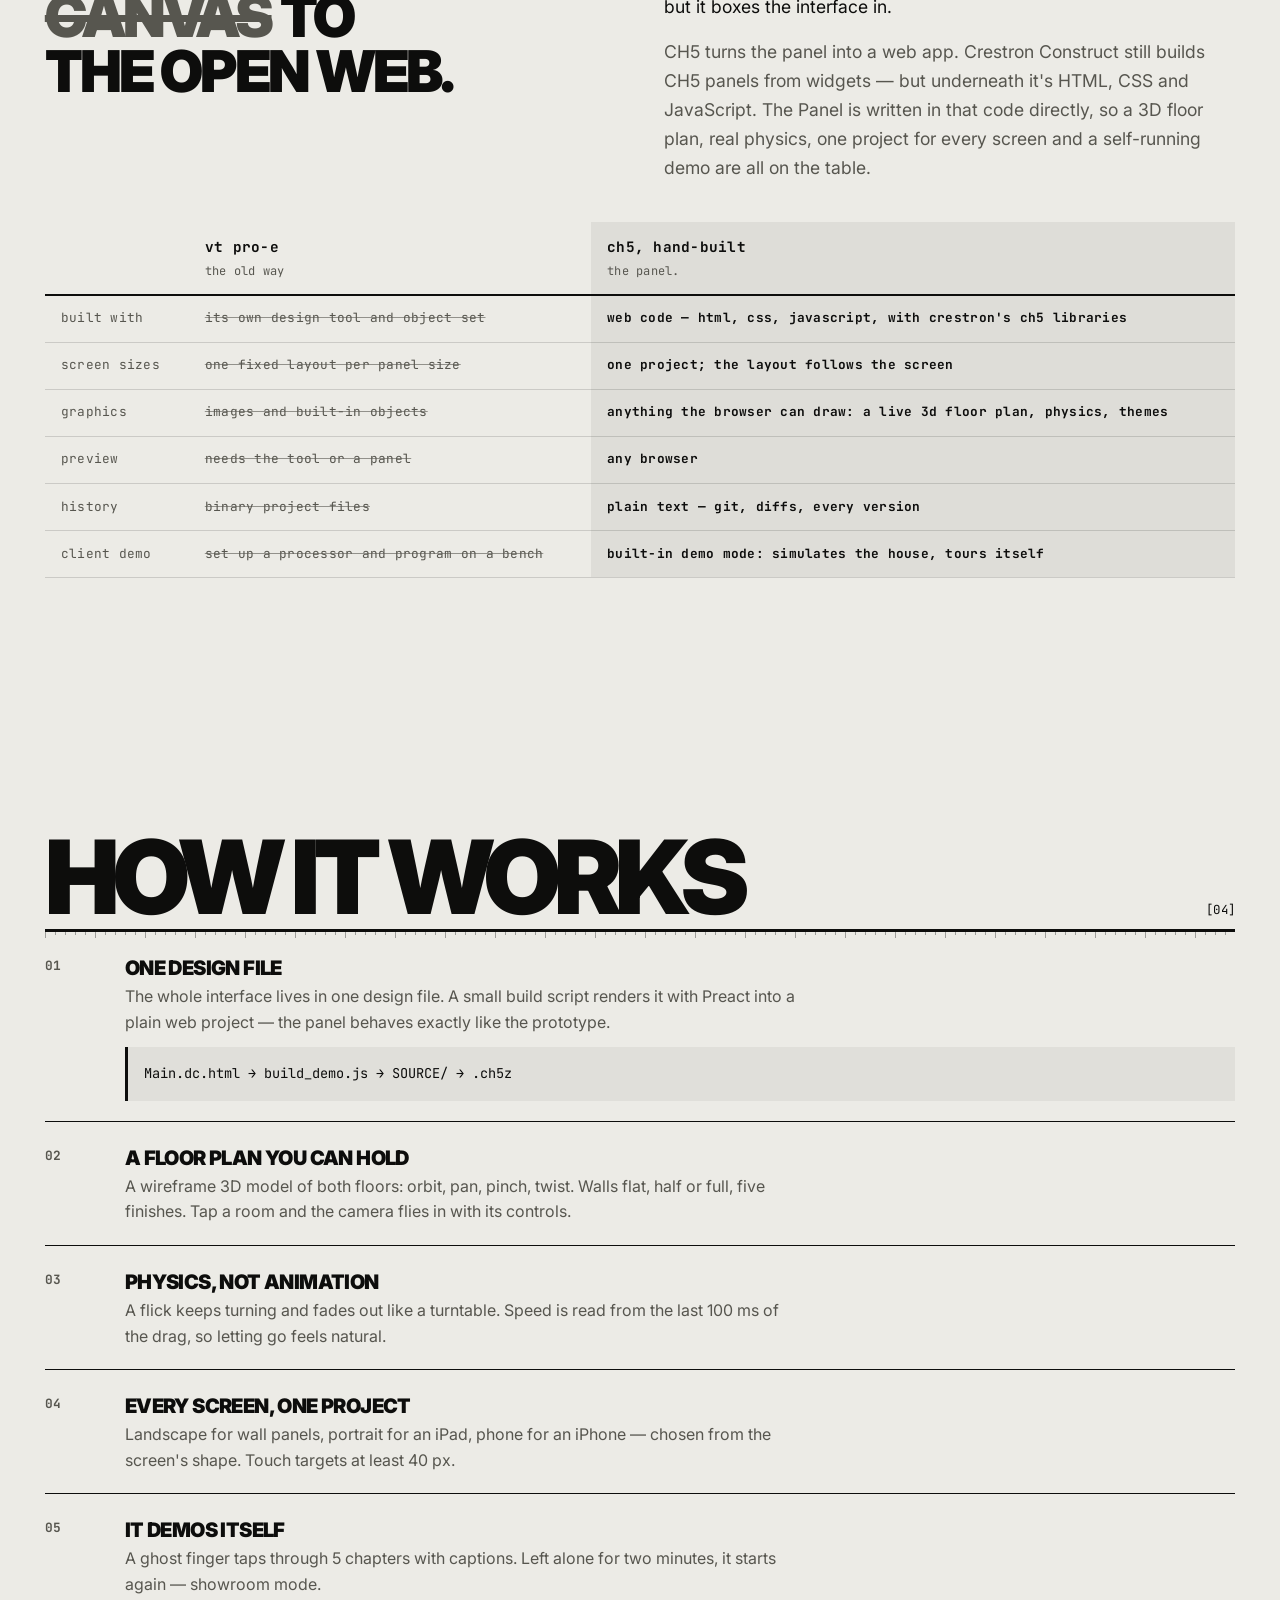
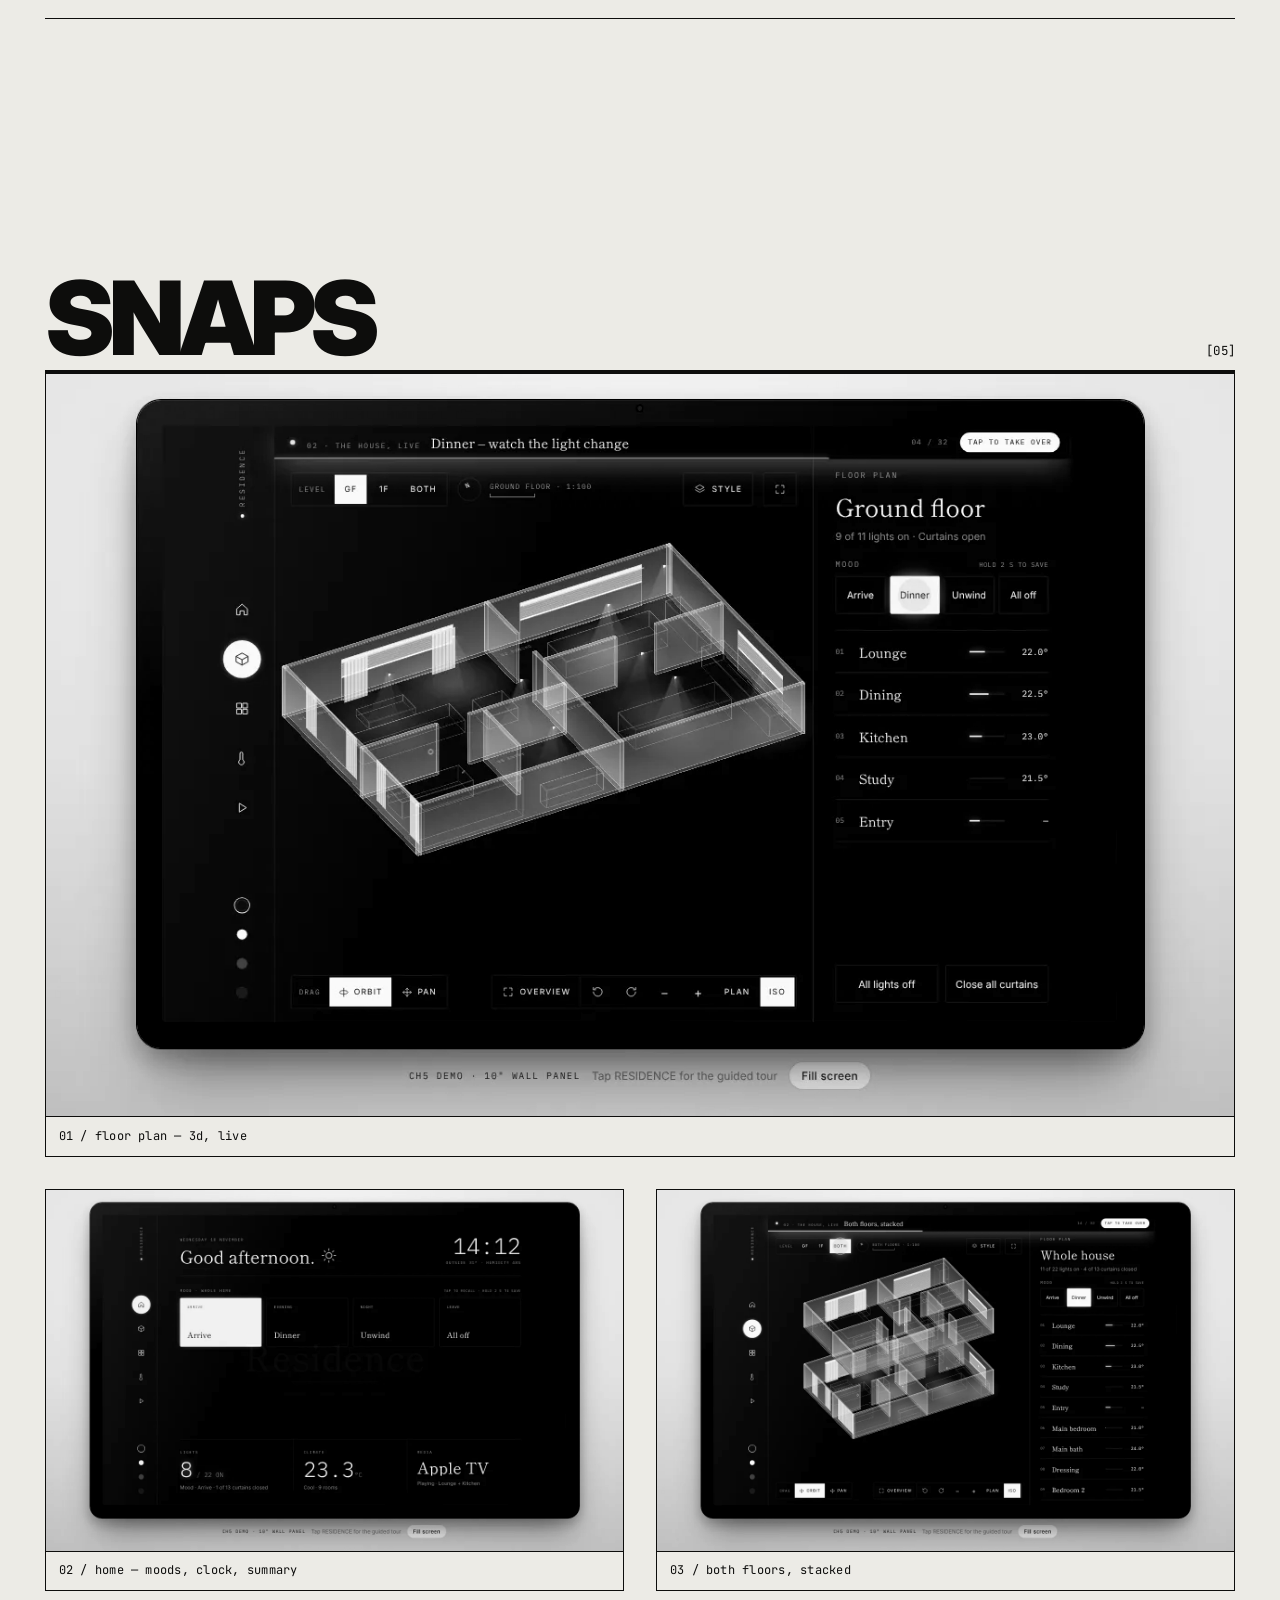
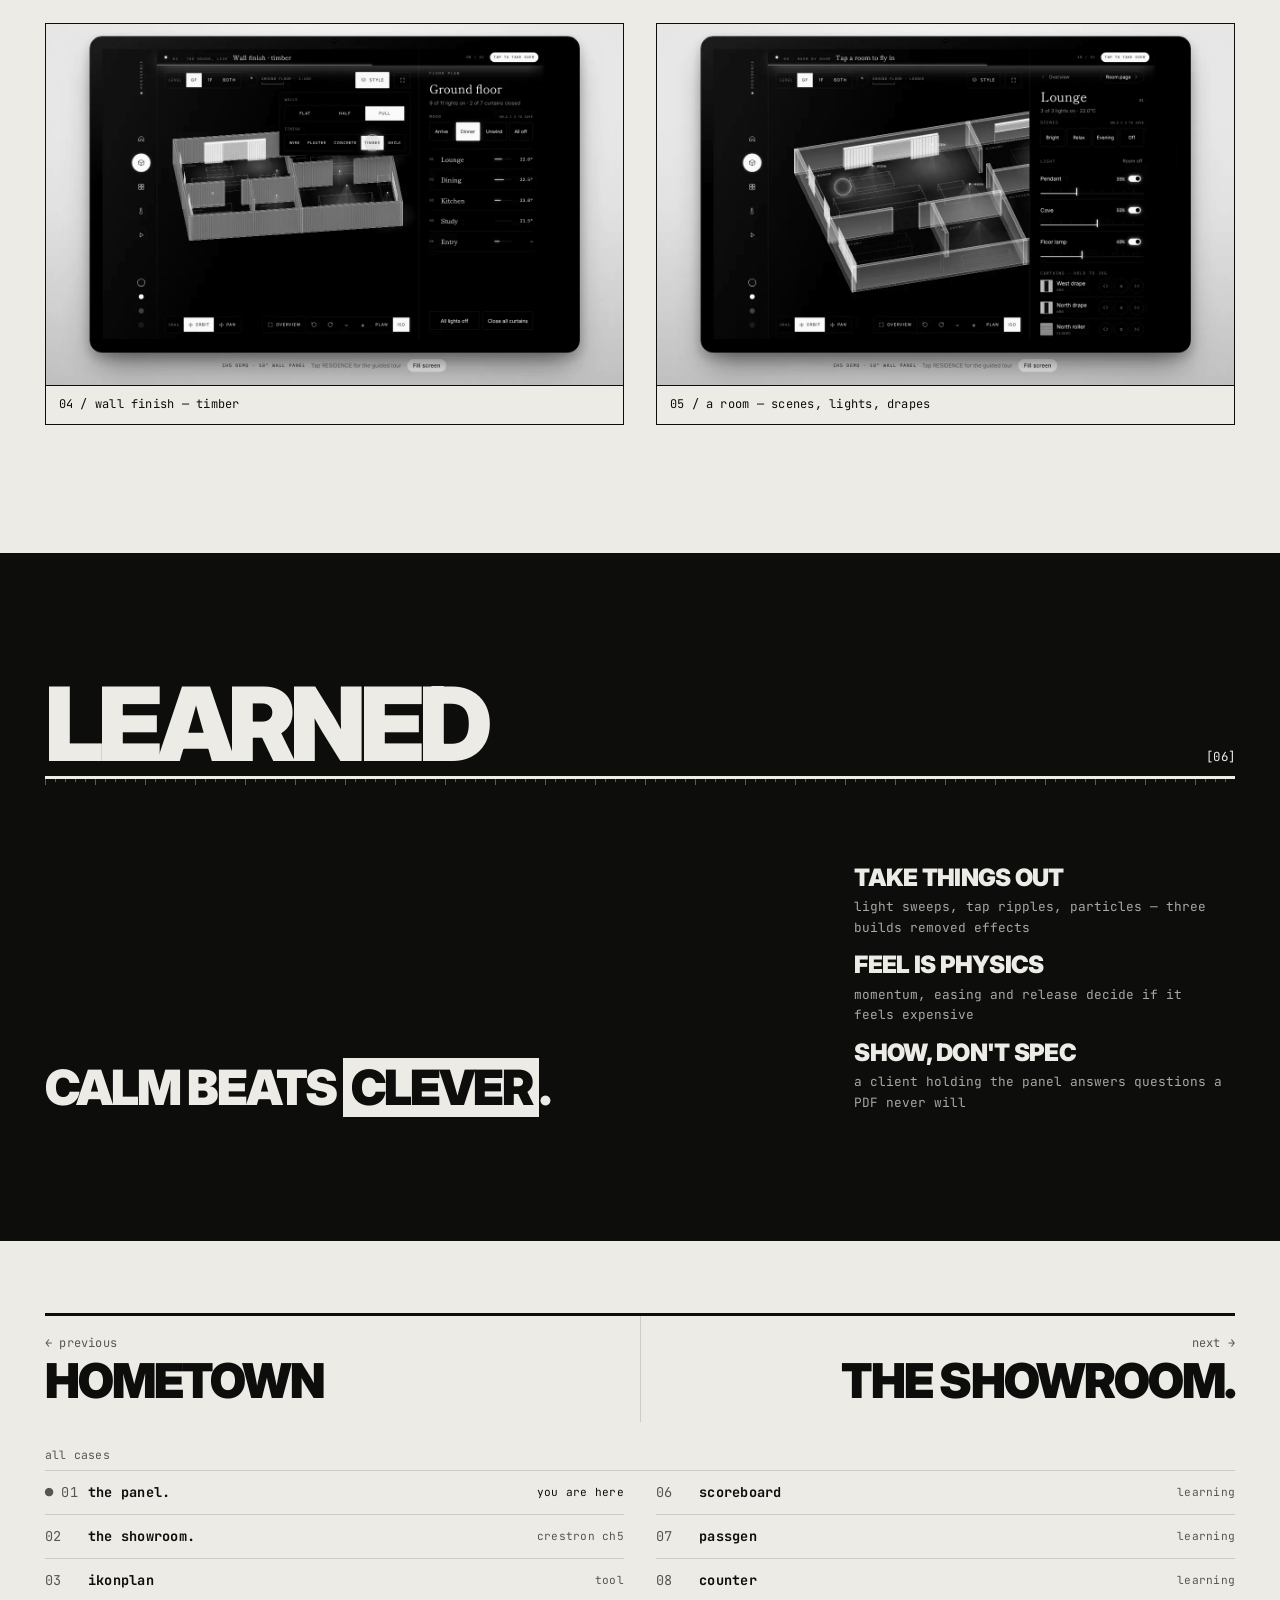
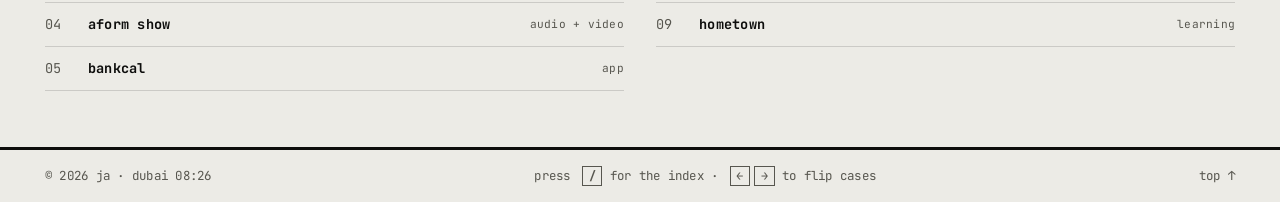
<file: thepanel.html>
<!DOCTYPE html>
<html lang="en">
<head>
	<meta charset="UTF-8">
	<meta name="viewport" content="width=device-width, initial-scale=1.0">
	<title>The Panel. — case study · JASSIM ALFONSO</title>
	<meta name="description" content="The Panel. — a Crestron CH5 touch-panel interface for a residence, with a live 3D floor plan and a built-in demo mode. Case study by Jassim Alfonso.">
	<meta name="theme-color" content="#0d0d0c">
	<link rel="manifest" href="./manifest.webmanifest">
	<link rel="apple-touch-icon" href="./assets/app/apple-touch-icon.png">
	<meta property="og:type" content="website">
	<meta property="og:title" content="The Panel. — case study · JASSIM ALFONSO">
	<meta property="og:description" content="The Panel. — a Crestron CH5 touch-panel interface for a residence, with a live 3D floor plan and a built-in demo mode. Case study by Jassim Alfonso.">
	<meta property="og:image" content="https://jassimalfonso.netlify.app/assets/og/thepanel.png">
	<meta property="og:url" content="https://jassimalfonso.netlify.app/thepanel.html">
	<meta name="twitter:card" content="summary_large_image">
	<link rel="icon" href="./assets/logo-no-name.svg">
	<link rel="preconnect" href="https://fonts.googleapis.com">
	<link rel="preconnect" href="https://fonts.gstatic.com" crossorigin>
	<link href="https://fonts.googleapis.com/css2?family=Inter:wght@400;900&family=JetBrains+Mono:wght@400;700&display=swap" rel="stylesheet">
	<link rel="stylesheet" href="./css/style.css">
	<script>try{var t=localStorage.getItem("ja-theme")||(matchMedia("(prefers-color-scheme: light)").matches?"paper":"ink");if(t==="paper")document.documentElement.dataset.theme="paper"}catch(e){}</script>
</head>
<body class="case" data-prev="hometown" data-next="showroom">
	<a class="skip" href="#main">skip to content</a>
	<div class="grain" aria-hidden="true"></div>
	<svg width="0" height="0" style="position:absolute" aria-hidden="true">
		<symbol id="mark" viewBox="0 0 99.21 94.7">
			<polygon points="66.02 0 99.21 0 99.21 94.7 0 94.7 0 61.52 66.02 61.52 66.02 0"/>
			<polygon points="57.01 0 0 28.51 57.01 57.01 57.01 0"/>
		</symbol>
	</svg>
	<header class="nav">
		<a href="./index.html" class="nav-brand" aria-label="Home"><svg><use href="#mark"/></svg></a>
		<nav aria-label="Primary">
			<ul class="nav-links mono">
				<li><a href="./index.html#work">← /work</a></li>
				<li><button type="button" data-palette aria-haspopup="dialog" aria-label="Open the index: every page and section">/index</button></li>
				<li><button type="button" data-theme-toggle>/paper</button></li>
			</ul>
		</nav>
	</header>
	<main id="main">
		<section class="hero hero--case">
			<p class="mono case-kicker">challenge 01 / 2026 / crestron ch5</p>
			<h1 class="hero-title" style="--n:10"><span>The Panel.</span></h1>
			<span class="tape mono">demo mode built in</span>
			<div class="hero-foot">
				<p class="hero-sub">A complete Crestron CH5 touch-panel interface for a residence — lights, drapes, climate, media and a live 3D floor plan — with a built-in demo mode that simulates the house, so a client can try it before anything is installed.</p>
				<p class="case-links mono"><a href="./assets/the-panel/demo.html" target="_blank" rel="noopener">open the panel ↗</a> <a href="https://github.com/jassimalfonso/the-panel-ch5" target="_blank" rel="noopener">code ↗</a></p>
			</div>
		</section>
		<dl class="facts mono">
			<div><dt>platform</dt><dd>crestron ch5</dd></div>
			<div><dt>stack</dt><dd>html / css / js + preact</dd></div>
			<div><dt>layouts</dt><dd>wall · tablet · phone</dd></div>
			<div><dt>builds</dt><dd>v1.0 → v2.5</dd></div>
		</dl>

		<section class="section">
			<header class="section-head"><h2>Challenge</h2><span class="mono">[01]</span></header>
			<div class="case-body">
				<p class="case-lead">Clients sign off on a panel they've <s>seen</s> never touched.</p>
				<div class="case-text">
					<p>A touch panel is the part of a smart home people use every day — but it's usually approved from a PDF of screens. A PDF can't show how a scene fades in, how drapes travel or how it feels under a finger.</p>
					<p>Showing the real thing meant a processor, a program and a panel on a bench. And panels drawn the old way, in VT Pro-e, look their age. So: build a panel that shows what CH5 can do, with a demo mode that simulates the whole house — so it can be shown on a wall panel, an iPad, a phone or a laptop on a TV. On a real job it runs on the Crestron processor like any other panel.</p>
				</div>
			</div>
		</section>

		<section class="section">
			<header class="section-head"><h2>Try it</h2><span class="mono">[02]</span></header>
			<p class="mono snaps-note">the actual panel, running in your browser. switch the screen, or let it give you the tour.</p>
			<div class="demo" data-demo="panel">
				<div class="demo-head mono"><span class="live">live — the panel.</span><span>try it ↓</span></div>
				<div class="demo-body"></div>
			</div>
		</section>

		<section class="section">
			<header class="section-head"><h2>Then → now</h2><span class="mono">[03]</span></header>
			<div class="case-body">
				<p class="case-lead">From a <s>fixed canvas</s> to the open web.</p>
				<div class="case-text">
					<p>For years Crestron panels were drawn in VT Pro-e: a fixed canvas for each panel size, built from the tool's own set of objects. It works — but it boxes the interface in.</p>
					<p>CH5 turns the panel into a web app. Crestron Construct still builds CH5 panels from widgets — but underneath it's HTML, CSS and JavaScript. The Panel is written in that code directly, so a 3D floor plan, real physics, one project for every screen and a self-running demo are all on the table.</p>
				</div>
			</div>
			<table class="vs mono">
				<thead><tr><th></th><th>vt pro-e <span>the old way</span></th><th>ch5, hand-built <span>the panel.</span></th></tr></thead>
				<tbody>
				<tr><th>built with</th><td>its own design tool and object set</td><td>web code — html, css, javascript, with crestron's ch5 libraries</td></tr>
				<tr><th>screen sizes</th><td>one fixed layout per panel size</td><td>one project; the layout follows the screen</td></tr>
				<tr><th>graphics</th><td>images and built-in objects</td><td>anything the browser can draw: a live 3d floor plan, physics, themes</td></tr>
				<tr><th>preview</th><td>needs the tool or a panel</td><td>any browser</td></tr>
				<tr><th>history</th><td>binary project files</td><td>plain text — git, diffs, every version</td></tr>
				<tr><th>client demo</th><td>set up a processor and program on a bench</td><td>built-in demo mode: simulates the house, tours itself</td></tr>
				</tbody>
			</table>
		</section>

		<section class="section">
			<header class="section-head"><h2>How it works</h2><span class="mono">[04]</span></header>
			<ol class="how">
				<li><div><h3>One design file</h3><p>The whole interface lives in one design file. A small build script renders it with Preact into a plain web project — the panel behaves exactly like the prototype.</p><code class="code">Main.dc.html → build_demo.js → SOURCE/ → .ch5z</code></div></li>
				<li><div><h3>A floor plan you can hold</h3><p>A wireframe 3D model of both floors: orbit, pan, pinch, twist. Walls flat, half or full, five finishes. Tap a room and the camera flies in with its controls.</p></div></li>
				<li><div><h3>Physics, not animation</h3><p>A flick keeps turning and fades out like a turntable. Speed is read from the last 100 ms of the drag, so letting go feels natural.</p></div></li>
				<li><div><h3>Every screen, one project</h3><p>Landscape for wall panels, portrait for an iPad, phone for an iPhone — chosen from the screen's shape. Touch targets at least 40 px.</p></div></li>
				<li><div><h3>It demos itself</h3><p>A ghost finger taps through 5 chapters with captions. Left alone for two minutes, it starts again — showroom mode.</p></div></li>
			</ol>
		</section>

		<section class="section">
			<header class="section-head"><h2>Snaps</h2><span class="mono">[05]</span></header>
			<div class="snaps">
				<figure class="snap snap--wide"><img src="./assets/the-panel/plan-3d.webp" alt="The Panel 3D wireframe floor plan with room list" loading="lazy" width="1280" height="800"><figcaption class="mono">01 / floor plan — 3D, live</figcaption></figure>
				<figure class="snap"><img src="./assets/the-panel/home.webp" alt="The Panel home screen with moods and clock" loading="lazy" width="1280" height="800"><figcaption class="mono">02 / home — moods, clock, summary</figcaption></figure>
				<figure class="snap"><img src="./assets/the-panel/both-floors.webp" alt="Both floors stacked in 3D" loading="lazy" width="1280" height="800"><figcaption class="mono">03 / both floors, stacked</figcaption></figure>
				<figure class="snap"><img src="./assets/the-panel/walls-timber.webp" alt="Floor plan with timber wall finish" loading="lazy" width="1280" height="800"><figcaption class="mono">04 / wall finish — timber</figcaption></figure>
				<figure class="snap"><img src="./assets/the-panel/room-lounge.webp" alt="Lounge room page with scenes, lights, drapes and climate" loading="lazy" width="1280" height="800"><figcaption class="mono">05 / a room — scenes, lights, drapes</figcaption></figure>
			</div>
		</section>

		<section class="section about">
			<header class="section-head"><h2>Learned</h2><span class="mono">[06]</span></header>
			<div class="about-body">
				<p class="about-lead">Calm beats <em>clever</em>.</p>
				<ul class="now">
					<li>Take things out <span>light sweeps, tap ripples, particles — three builds removed effects</span></li>
					<li>Feel is physics <span>momentum, easing and release decide if it feels expensive</span></li>
					<li>Show, don't spec <span>a client holding the panel answers questions a PDF never will</span></li>
				</ul>
			</div>
		</section>

		<section class="section casenav" aria-label="More cases">
			<div class="cn-pair">
				<a class="cn-prev" href="./hometown.html" rel="prev"><span class="mono">← previous</span><b>Hometown</b></a>
				<a class="cn-next" href="./showroom.html" rel="next"><span class="mono">next →</span><b>The Showroom.</b></a>
			</div>
			<p class="cn-label mono">all cases</p>
			<ol class="case-list mono">
				<li class="is-here"><a href="./thepanel.html" aria-current="page">
					<span class="cl-no">01</span><span class="cl-name">The Panel.</span><span class="cl-tag">you are here</span>
				</a></li>
				<li><a href="./showroom.html">
					<span class="cl-no">02</span><span class="cl-name">The Showroom.</span><span class="cl-tag">crestron ch5</span>
				</a></li>
				<li><a href="./ikonplan.html">
					<span class="cl-no">03</span><span class="cl-name">ikonplan</span><span class="cl-tag">tool</span>
				</a></li>
				<li><a href="./aform.html">
					<span class="cl-no">04</span><span class="cl-name">aForm Show</span><span class="cl-tag">audio + video</span>
				</a></li>
				<li><a href="./bankcal.html">
					<span class="cl-no">05</span><span class="cl-name">BankCal</span><span class="cl-tag">app</span>
				</a></li>
				<li><a href="./scoreboard.html">
					<span class="cl-no">06</span><span class="cl-name">Scoreboard</span><span class="cl-tag">learning</span>
				</a></li>
				<li><a href="./passgen.html">
					<span class="cl-no">07</span><span class="cl-name">Passgen</span><span class="cl-tag">learning</span>
				</a></li>
				<li><a href="./counter.html">
					<span class="cl-no">08</span><span class="cl-name">Counter</span><span class="cl-tag">learning</span>
				</a></li>
				<li><a href="./hometown.html">
					<span class="cl-no">09</span><span class="cl-name">Hometown</span><span class="cl-tag">learning</span>
				</a></li>
			</ol>
		</section>
	</main>
	<footer class="footer mono">
		<span>© <span data-year></span> JA · <span class="clock" data-clock>dubai</span></span>
		<span class="hide-sm">press <span class="kbd">/</span> for the index · <span class="kbd">←</span><span class="kbd">→</span> to flip cases</span>
		<a href="#">top ↑</a>
	</footer>
	<script src="./projects.js"></script>
	<script src="./js/order.js"></script>
	<script src="./js/sound.js"></script>
	<script src="./js/site.js"></script>
	<script src="./js/demos.js"></script>
</body>
</html>
</file>
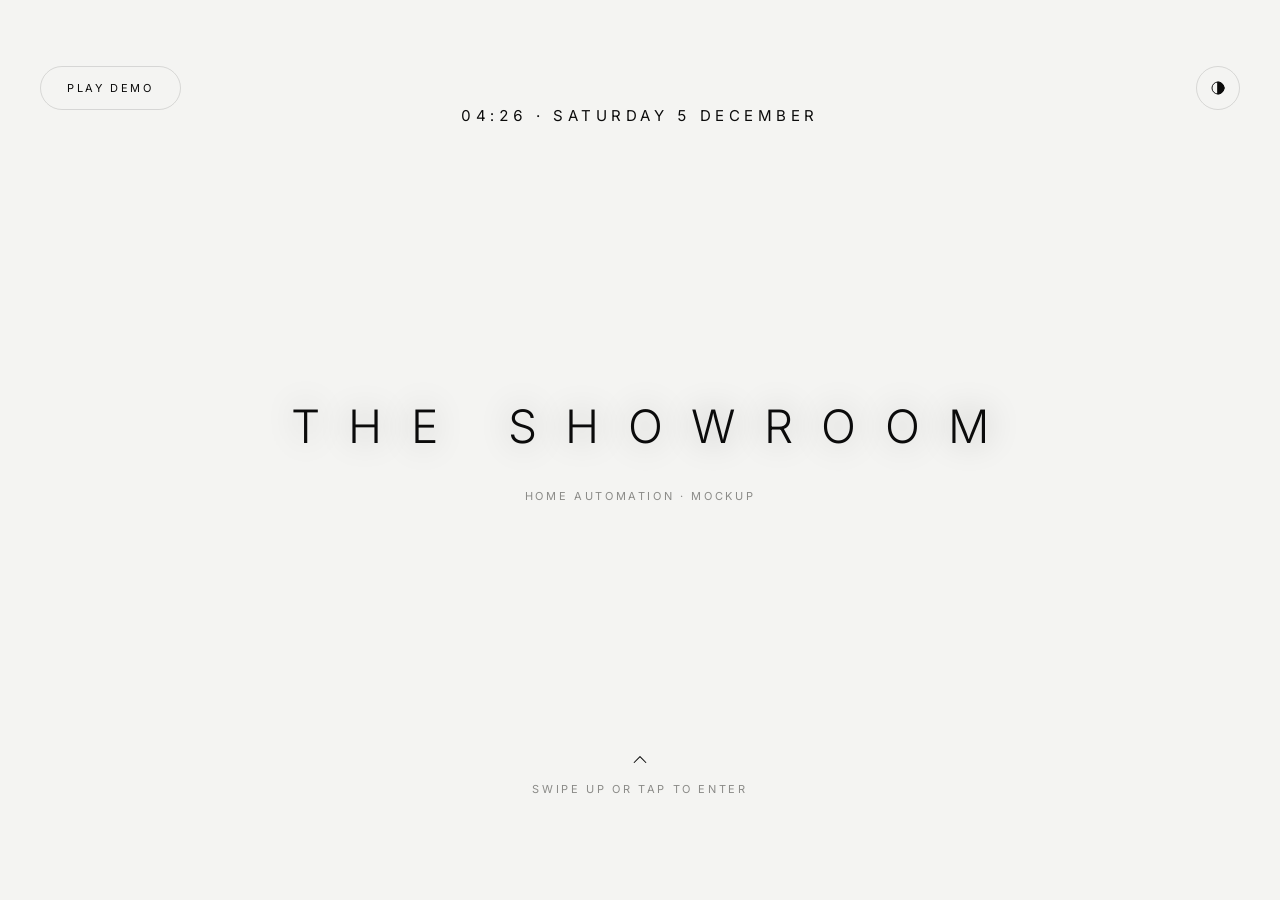
<file: assets/the-showroom/demo.html>
<!DOCTYPE html><html lang="en"><head><meta charset="UTF-8"><meta name="viewport" content="width=device-width, initial-scale=1.0, maximum-scale=1.0, user-scalable=no"><meta name="apple-mobile-web-app-capable" content="yes"><title>The Showroom</title><style>/* Bundled font (SIL Open Font License, see fonts/inter-LICENSE.txt) - the panel needs no internet. */
@font-face{font-family:'Inter';font-style:normal;font-weight:300;font-display:swap;src:url([data-uri]) format('woff2')}
@font-face{font-family:'Inter';font-style:normal;font-weight:400;font-display:swap;src:url([data-uri]) format('woff2')}
@font-face{font-family:'Inter';font-style:normal;font-weight:500;font-display:swap;src:url([data-uri]) format('woff2')}
/* Showroom - black on white, white on black. One accent: the glow.
   --glow is an r,g,b triplet: black in the light theme, white in the dark theme. */
:root{--bg:#f4f4f2;--card:#ffffff;--fg:#0b0b0b;--mut:#8b8b88;--line:rgba(0,0,0,.12);--glow:0,0,0;--ga:.9}
[data-theme=dark]{--bg:#070707;--card:#101010;--fg:#f4f4f2;--mut:#77777a;--line:rgba(255,255,255,.14);--glow:255,255,255;--ga:1.15}
*{box-sizing:border-box;margin:0;padding:0;-webkit-tap-highlight-color:transparent;user-select:none;-webkit-user-select:none}
html,body{height:100%;overflow:hidden;background:var(--bg);transition:background .5s}
body{font-family:'Inter',system-ui,sans-serif;font-weight:300;color:var(--fg);-webkit-font-smoothing:antialiased;overscroll-behavior:none}
#stage{position:absolute;left:50%;top:50%;width:1280px;height:800px;margin:-400px 0 0 -640px;overflow:hidden;background:var(--bg);color:var(--fg);transition:background .5s,color .5s}
button{font:inherit;color:inherit;background:none;border:0;cursor:pointer;touch-action:manipulation}
svg{display:block;fill:none;stroke:currentColor;stroke-width:1.25;stroke-linecap:round;stroke-linejoin:round}
.cap{font-size:11px;letter-spacing:.24em;text-transform:uppercase;color:var(--mut);font-weight:400}

/* top bar */
.top{position:absolute;left:0;right:0;top:0;height:76px;display:flex;align-items:center;padding:0 40px;gap:18px}
.top .sp{flex:1}
.ib{width:44px;height:44px;border-radius:50%;display:flex;align-items:center;justify-content:center;border:1px solid var(--line);transition:box-shadow .3s,border-color .3s,opacity .3s,background .3s,color .3s}
.ib svg{width:18px;height:18px}
.ib:active{box-shadow:0 0 22px rgba(var(--glow),.45);border-color:var(--fg)}
.ib.hide{opacity:0;pointer-events:none}
.crumb{font-size:12px;letter-spacing:.3em;text-transform:uppercase;font-weight:400}
.crumb i{font-style:normal;color:var(--mut)}
.clock{font-size:14px;letter-spacing:.14em;font-weight:400;font-variant-numeric:tabular-nums}
.live{font-size:10px;letter-spacing:.24em;color:var(--mut);text-transform:uppercase;display:flex;align-items:center;gap:8px}
.live b{width:6px;height:6px;border-radius:50%;background:var(--mut)}
.live.on b{background:var(--fg);box-shadow:0 0 10px rgba(var(--glow),.9)}

/* pages */
.view{position:absolute;left:0;right:0;top:76px;bottom:0}
.page{position:absolute;inset:0;opacity:0;transform:translateY(10px);transition:opacity .22s,transform .45s cubic-bezier(.2,.7,.2,1);pointer-events:none}
.page.in{opacity:1;transform:none;pointer-events:auto;transition-delay:.12s}

/* opening */
.open{position:absolute;inset:0;z-index:20;background:var(--bg);display:flex;flex-direction:column;align-items:center;justify-content:center;transition:background .5s;touch-action:none}
.open.up{opacity:0;pointer-events:none;transition:opacity .55s .6s,background .5s}
.frame{display:flex;flex-direction:column;align-items:center;justify-content:center;gap:17px;padding:60px 90px}
.mark{font-size:46px;font-weight:300;letter-spacing:.62em;margin-right:-.62em;white-space:nowrap;text-shadow:0 0 34px rgba(var(--glow),.32)}
.mark span{display:inline-block}
.hl{width:0;height:1px;opacity:0;background:var(--fg);box-shadow:0 0 18px 2px rgba(var(--glow),.8)}
/* intro: letters settle in one by one, the rest follows */
.intro .mark span{animation:ltr 1s cubic-bezier(.2,.7,.2,1) backwards;animation-delay:calc(var(--k)*.065s + .25s)}
@keyframes ltr{from{opacity:0;transform:translateY(18px);filter:blur(7px)}}
@keyframes fin{from{opacity:0}}
.intro .frame .cap{animation:fin 1s 1.6s backwards}
.intro .time,.intro .pill,.intro>.ib{animation:fin 1s 2.1s backwards}
/* enter: the word opens out, the line runs to both edges, the home appears behind it */
.open.up .mark{letter-spacing:1.2em;margin-right:-1.2em;opacity:0;filter:blur(6px);transition:letter-spacing .95s cubic-bezier(.3,0,.2,1),margin .95s cubic-bezier(.3,0,.2,1),opacity .6s .2s,filter .6s .2s}
.open.up .hl{animation:run 1.25s cubic-bezier(.6,0,.2,1) forwards}
@keyframes run{0%{width:0;opacity:0}12%{opacity:1}68%{width:1280px;opacity:1}100%{width:1280px;opacity:0}}
.open.up .cap,.open.up .time,.open.up .hint,.open.up .pill,.open.up>.ib{opacity:0;transition:opacity .3s}
.open .time{position:absolute;top:56px;font-size:15px;letter-spacing:.3em;font-weight:400;font-variant-numeric:tabular-nums}
.open .hint{position:absolute;bottom:54px;display:flex;flex-direction:column;align-items:center;gap:12px;animation:hint 3.2s ease-in-out infinite}
.intro .hint{animation:fin 1s 2.1s backwards,hint 3.2s 3.1s ease-in-out infinite}
.open .hint svg{width:20px;height:20px}
@keyframes hint{50%{opacity:.35;transform:translateY(-5px)}}
.open .ib{position:absolute;right:40px;top:16px}

/* rooms */
.gw{padding:0 56px}
.gh{display:flex;align-items:flex-end;justify-content:space-between;height:84px;padding-bottom:24px}
.gh .hi{font-size:34px;font-weight:300;letter-spacing:-.015em;margin-bottom:10px}
.gb{display:flex;gap:12px}
.pill{height:44px;padding:0 26px;border:1px solid var(--line);border-radius:22px;font-size:11px;letter-spacing:.24em;text-transform:uppercase;font-weight:400;transition:background .3s,color .3s,box-shadow .4s,border-color .3s}
.pill:active{background:var(--fg);color:var(--bg);border-color:var(--fg);box-shadow:0 0 30px rgba(var(--glow),calc(.5*var(--ga)))}
.page.in .gh{animation:rise .9s cubic-bezier(.2,.7,.2,1) backwards;animation-delay:var(--d,0s)}
.rooms{display:flex;gap:26px}
.rc{flex:1;height:560px;background:var(--card);border:1px solid rgba(var(--glow),calc(.07 + var(--gl,0)*.63));display:flex;flex-direction:column;text-align:left;cursor:pointer;transition:transform .45s,background .5s;box-shadow:0 22px 80px -20px rgba(var(--glow),calc(var(--gl,0)*.62*var(--ga)))}
.rc:active{transform:scale(.99)}
.rc.cin{transition:transform .45s,background .5s,box-shadow 1.4s,border-color 1.4s}
.page.in .rc{animation:rise 1s cubic-bezier(.2,.7,.2,1) backwards;animation-delay:calc(var(--i)*.1s + .08s + var(--d,0s))}
@keyframes rise{from{opacity:0;transform:translateY(28px)}}
.rc .art{flex:1;display:flex;align-items:center;justify-content:center;border-bottom:1px solid var(--line);position:relative}
.rc .art svg{width:170px;height:170px;stroke-width:1;overflow:visible;opacity:calc(.45 + var(--gl,0)*.55)}
.rc.cin .art svg{transition:opacity 1.4s}
.rc .lum{fill:currentColor;stroke:none;opacity:calc(var(--lv,0)*.95)}
.rc .lum.soft{opacity:calc(var(--lv,0)*.15)}
.rc.cin .lum{transition:opacity 1.4s}
.page.in .rc .ln{stroke-dasharray:1;stroke-dashoffset:1;animation:draw 1.5s cubic-bezier(.4,0,.2,1) forwards;animation-delay:calc(var(--i)*.14s + .3s + var(--d,0s))}
@keyframes draw{to{stroke-dashoffset:0}}
.rc .ctl{display:flex;align-items:center;gap:16px;margin-top:16px;cursor:default}
.rc .ctl .ib.on{background:var(--fg);color:var(--bg);border-color:var(--fg);box-shadow:0 0 26px rgba(var(--glow),calc(.5*var(--ga)))}
.rc .meta{padding:24px 24px 20px}
.rc .nm{font-size:25px;font-weight:300;letter-spacing:.02em;margin:10px 0 14px}
.rc .st{font-size:13px;color:var(--mut);font-weight:400;letter-spacing:.03em}

/* tabs */
.tabs{display:flex;justify-content:center;gap:54px;height:52px}
.tab{font-size:12px;letter-spacing:.28em;text-transform:uppercase;color:var(--mut);font-weight:400;padding:14px 4px;position:relative;transition:color .3s}
.tab.on{color:var(--fg)}
.tab::after{content:'';position:absolute;left:50%;right:50%;bottom:6px;height:1px;background:var(--fg);box-shadow:0 0 12px 1px rgba(var(--glow),.8);opacity:0;transition:left .35s,right .35s,opacity .2s}
.tab.on::after{left:4px;right:4px;opacity:1}
.body{position:absolute;left:0;right:0;top:52px;bottom:0}
.cols{display:flex;gap:56px;padding:34px 72px 0;height:100%}
.col{flex:1;min-width:0}
h3{font-size:11px;letter-spacing:.24em;text-transform:uppercase;color:var(--mut);font-weight:400;margin-bottom:20px}

/* slider */
.row{display:flex;align-items:center;gap:22px;height:78px;border-bottom:1px solid var(--line)}
.row .n{width:150px;font-size:17px}
.row .v{width:52px;text-align:right;font-size:14px;font-weight:400;font-variant-numeric:tabular-nums;color:var(--mut)}
.sl{flex:1;height:54px;position:relative;touch-action:none;cursor:pointer}
.sl-line,.sl-fill{position:absolute;left:0;top:50%;height:1px;background:var(--line);width:100%}
.sl-fill{background:var(--fg);height:2px;margin-top:-.5px}
.sl-th{position:absolute;top:50%;width:18px;height:18px;margin:-9px 0 0 -9px;border-radius:50%;background:var(--fg)}

/* tiles */
.grid{display:grid;grid-template-columns:1fr 1fr;gap:14px}
.grid.g4{grid-template-columns:repeat(4,1fr)}
.tile{height:82px;border:1px solid var(--line);background:var(--card);font-size:14px;letter-spacing:.05em;font-weight:400;display:flex;align-items:center;justify-content:center;gap:10px;transition:background .35s,color .35s,box-shadow .45s,border-color .35s}
.tile svg{width:18px;height:18px}
.tile:active{border-color:var(--fg)}
.tile.on{background:var(--fg);color:var(--bg);border-color:var(--fg);box-shadow:0 12px 44px -8px rgba(var(--glow),calc(.5*var(--ga)))}
.tile.sm{height:60px;font-size:13px}
.orbt{height:236px;border:1px solid var(--line);background:var(--card);display:flex;align-items:center;gap:36px;padding:0 40px;margin-bottom:26px;width:100%;text-align:left;transition:background .5s}
.orb{width:92px;height:92px;border-radius:50%;border:1px solid var(--fg);flex:none}
.orbt .big{font-size:46px;font-weight:300;font-variant-numeric:tabular-nums;letter-spacing:-.01em}

/* shades */
.shades{display:flex;gap:30px;justify-content:center;padding:26px 72px 0}
.sh{width:300px;background:var(--card);border:1px solid var(--line);padding:26px;transition:background .5s}
.win{height:230px;border:1px solid var(--fg);position:relative;overflow:hidden;margin-bottom:22px}
.win::before{content:'';position:absolute;left:50%;top:0;bottom:0;width:1px;background:var(--line)}
.fab{position:absolute;left:0;right:0;top:0;background:var(--fg);opacity:.92}
.fab.sheer{opacity:.28;background:repeating-linear-gradient(90deg,var(--fg) 0 1px,transparent 1px 5px)}
.sh .hd{display:flex;justify-content:space-between;align-items:baseline;margin-bottom:18px}
.sh .hd b{font-size:19px;font-weight:300}
.sh .hd span{font-size:13px;color:var(--mut);font-weight:400;font-variant-numeric:tabular-nums}
.sh .bt{display:flex;gap:10px}
.sh .bt .tile{flex:1;height:56px}

/* dial */
.climate{display:flex;align-items:center;justify-content:center;gap:70px;padding-top:20px}
.side{width:250px}
.dial{width:400px;height:400px;position:relative;touch-action:none}

.dial>svg{width:400px;height:400px;position:absolute;inset:0;overflow:visible}
.dial .arc{filter:drop-shadow(0 0 9px rgba(var(--glow),.75))}
.dial .mid{position:absolute;inset:0;display:flex;flex-direction:column;align-items:center;justify-content:center;pointer-events:none}
.dial .sp{font-size:84px;font-weight:300;letter-spacing:-.03em;font-variant-numeric:tabular-nums;line-height:1;margin:12px 0 14px 18px}
.dial .pm{position:absolute;bottom:14px;left:0;right:0;display:flex;justify-content:center;gap:70px}
.stat{padding:18px 0;border-bottom:1px solid var(--line);display:flex;justify-content:space-between;align-items:baseline}
.stat b{font-size:24px;font-weight:300;font-variant-numeric:tabular-nums}

/* media + cinema */
.np{border-bottom:1px solid var(--line);padding-bottom:26px;margin-bottom:26px}
.np .ti{font-size:34px;font-weight:300;margin:14px 0 8px;white-space:nowrap;overflow:hidden;text-overflow:ellipsis}
.np .su{font-size:15px;color:var(--mut);font-weight:400}
.prog{height:1px;background:var(--line);margin-top:26px;position:relative}
.prog i{position:absolute;left:0;top:-.5px;height:2px;background:var(--fg);box-shadow:0 0 10px rgba(var(--glow),.7)}
.trans{display:flex;gap:16px;align-items:center;margin:26px 0}
.trans .ib.pl{width:64px;height:64px}
.trans .ib.pl.on{background:var(--fg);color:var(--bg);box-shadow:0 0 34px rgba(var(--glow),calc(.5*var(--ga)))}
.scr{height:292px;border:1px solid var(--fg);position:relative;overflow:hidden;display:flex;flex-direction:column;align-items:center;justify-content:center;gap:10px;transition:box-shadow 1.6s,background 1.6s,color 1.6s;margin-bottom:22px}
.scr.on{background:var(--fg);color:var(--bg);box-shadow:0 0 110px -8px rgba(var(--glow),calc(.6*var(--ga)))}
.scr .mk{position:absolute;left:0;right:0;height:0;background:var(--bg);transition:height 1.4s cubic-bezier(.6,0,.2,1),background .5s}
.scr .mk.t{top:0}.scr .mk.b{bottom:0}
.scr.wide .mk{height:12.8%}
.scr .s1{font-size:26px;font-weight:300;letter-spacing:.04em}
.scr .s2{font-size:11px;letter-spacing:.26em;text-transform:uppercase;opacity:.6;font-weight:400}
.seq{margin:6px 0 22px}
.seq div{display:flex;align-items:center;gap:14px;height:38px;font-size:14px;color:var(--mut);font-weight:400;transition:color .5s}
.seq div b{width:8px;height:8px;border-radius:50%;border:1px solid var(--mut);transition:all .5s}
.seq div.ok{color:var(--fg)}
.seq div.ok b{background:var(--fg);border-color:var(--fg);box-shadow:0 0 12px 1px rgba(var(--glow),.85)}
.go{width:100%;height:76px;font-size:13px;letter-spacing:.28em;text-transform:uppercase}

/* demo mode */
.ghost{position:absolute;z-index:40;left:640px;top:880px;width:46px;height:46px;margin:-23px 0 0 -23px;border-radius:50%;border:1.5px solid var(--fg);background:rgba(var(--glow),.14);box-shadow:0 0 26px rgba(var(--glow),.5);pointer-events:none;opacity:0;transition:left .75s cubic-bezier(.4,0,.2,1),top .75s cubic-bezier(.4,0,.2,1),opacity .4s,transform .16s}
.ghost.on{opacity:1}.ghost.dn{transform:scale(.68)}.ghost.drag{transition:opacity .4s,transform .16s}
.capt{position:absolute;z-index:39;left:0;right:0;top:31px;text-align:center;font-size:11px;letter-spacing:.3em;text-transform:uppercase;font-weight:400;color:var(--fg);white-space:nowrap;opacity:0;transform:translateY(-4px);pointer-events:none;transition:opacity .45s,transform .45s,color .5s}
.capt::after{content:'';display:block;width:22px;height:1px;margin:9px auto 0;background:var(--fg);box-shadow:0 0 8px rgba(var(--glow),.8)}
.capt.on{opacity:1;transform:none}
.open .pill{position:absolute;left:40px;top:16px}
.top .ib.dm.on{background:var(--fg);color:var(--bg);border-color:var(--fg);box-shadow:0 0 26px rgba(var(--glow),calc(.5*var(--ga)))}
</style></head><body><div id="stage"></div><script>/* Showroom - CH5 demo panel (mockup). Plain JavaScript, no framework.
   Runs on its own (simulation). When a processor answers on digital join 1, the same controls
   send and follow joins (see _READ-ME.txt for the join map). */
(function () {
  'use strict';

  // ---------- helpers ----------
  function h(sel) {
    var p = sel.split('.'), e = document.createElement(p[0] || 'div');
    if (p.length > 1) e.className = p.slice(1).join(' ');
    for (var i = 1; i < arguments.length; i++) add(e, arguments[i]);
    return e;
  }
  function add(e, c) {
    if (c == null || c === false) return;
    if (Array.isArray(c)) c.forEach(function (k) { add(e, k); });
    else if (c.nodeType) e.appendChild(c);
    else if (typeof c === 'object') {
      for (var k in c) {
        if (k.slice(0, 2) === 'on') e.addEventListener(k.slice(2), c[k]);
        else e.setAttribute(k, c[k]);
      }
    } else e.appendChild(document.createTextNode(c));
  }
  var IC = {
    back: '<path d="M15 5l-7 7 7 7"/>', up: '<path d="M5 15l7-7 7 7"/>', down: '<path d="M5 9l7 7 7-7"/>',
    stop: '<rect x="7" y="7" width="10" height="10"/>', minus: '<path d="M5 12h14"/>', plus: '<path d="M5 12h14M12 5v14"/>',
    play: '<path d="M8 5l11 7-11 7z"/>', pause: '<path d="M8 5v14M16 5v14"/>',
    next: '<path d="M6 5l9 7-9 7zM18 5v14"/>', prev: '<path d="M18 5l-9 7 9 7zM6 5v14"/>',
    theme: '<circle cx="12" cy="12" r="8"/><path d="M12 4a8 8 0 0 1 0 16z" fill="currentColor"/>',
    home: '<rect x="5" y="5" width="14" height="14"/><path d="M12 15V9M9.5 11.5L12 9l2.5 2.5"/>',
    power: '<path d="M12 4v7M7.5 6.5a7 7 0 1 0 9 0"/>',
    living: '<path class="ln" pathLength="1" d="M22 110v-26a10 10 0 0 1 20 0v14h70V84a10 10 0 0 1 20 0v26zM42 98V70a8 8 0 0 1 8-8h54a8 8 0 0 1 8 8v28M30 110v10M124 110v10M77 62v36"/><path class="ln" pathLength="1" d="M150 120V62M139 62l4-14h14l4 14z"/><path class="lum" d="M139 62l4-14h14l4 14z"/><path class="lum soft" d="M139 62h22l9 58h-48z"/>',
    dining: '<path class="ln" pathLength="1" d="M30 92h110M42 92v40M128 92v40M85 20v26M63 62a22 16 0 0 1 44 0zM56 132v-24h-8M114 132v-24h8"/><path class="lum" d="M63 62a22 16 0 0 1 44 0z"/><path class="lum soft" d="M63 62h44l24 30H39z"/>',
    bedroom: '<path class="ln" pathLength="1" d="M26 126V58M26 100h118v26M144 100V86a10 10 0 0 0-10-10H26M40 76V66a6 6 0 0 1 6-6h26a6 6 0 0 1 6 6v10M26 118h118"/><path class="ln" pathLength="1" d="M126 22v20M119 49a7 7 0 1 0 14 0a7 7 0 1 0-14 0"/><circle class="lum" cx="126" cy="49" r="7"/><circle class="lum soft" cx="126" cy="49" r="26"/>',
    cinema: '<path class="ln" pathLength="1" d="M24 34h122v62H24zM40 136v-14a8 8 0 0 1 16 0v14zM77 136v-14a8 8 0 0 1 16 0v14zM114 136v-14a8 8 0 0 1 16 0v14zM24 110h122"/><rect class="lum" x="24" y="34" width="122" height="62"/>'
  };
  function ico(n, big) {
    var s = document.createElement('span');
    s.innerHTML = '<svg viewBox="0 0 ' + (big ? '170 170' : '24 24') + '">' + IC[n] + '</svg>';
    return s.firstChild;
  }
  function clamp(v, a, b) { return Math.max(a, Math.min(b, v)); }
  var qs = new URLSearchParams(location.search);

  // ---------- data ----------
  function L(n, v) { return { n: n, v: v, t: v }; }
  function S(n, p, sheer) { return { n: n, p: p, t: p, sheer: sheer }; }
  function C(set, temp) { return { set: set, temp: temp, mode: 0, fan: 3, hum: 47 }; }
  var MODES = ['Cool', 'Fan', 'Auto', 'Off'], FANS = ['Low', 'Medium', 'High', 'Auto'];
  var STD = [{ n: 'Bright', v: [100, 100, 100, 100, 100] }, { n: 'Relax', v: [45, 60, 30, 50, 40] },
             { n: 'Evening', v: [15, 35, 0, 30, 25] }, { n: 'Off', v: [0, 0, 0, 0, 0] }];
  var SRC = [{ n: 'Streamer', t: 'Slow Tide', s: 'Northern Rooms' }, { n: 'Radio', t: 'Evening Jazz', s: 'Live radio' },
             { n: 'TV', t: 'Living room TV', s: 'Audio from the screen' }, { n: 'AirPlay', t: 'Ready to connect', s: 'Choose this room on your phone' }];
  var CSRC = [{ n: 'Movie server', t: 'The Long Horizon', s: '4K · Dolby Atmos' }, { n: 'Apple TV', t: 'Apple TV', s: '4K · Dolby Vision' },
              { n: 'Satellite', t: 'Live sport', s: 'HD · Stereo' }, { n: 'Console', t: 'Game console', s: '4K · 120 Hz' }];
  var ROOMS = [
    { id: 'living', name: 'Living', tabs: ['Lights', 'Shades', 'Climate', 'Media'], sc: STD, scene: -1,
      lights: [L('Chandelier', 70), L('Cove', 45), L('Downlights', 60), L('Floor lamp', 0), L('Art wall', 30)],
      shades: [S('Sheer', 100, 1), S('Blackout', 100)], cl: C(22.5, 23.4), md: { src: 0, play: false, vol: 35, pos: 0.2 } },
    { id: 'dining', name: 'Dining', tabs: ['Lights', 'Shades', 'Climate', 'Media'], sc: STD, scene: -1,
      lights: [L('Pendant', 0), L('Cove', 0), L('Downlights', 0), L('Sideboard', 0)],
      shades: [S('Sheer', 60, 1), S('Drape', 100)], cl: C(23, 23.8), md: { src: 1, play: false, vol: 25, pos: 0.5 } },
    { id: 'bedroom', name: 'Master Bedroom', tabs: ['Lights', 'Shades', 'Climate', 'Media'], sc: STD, scene: -1,
      lights: [L('Bedside left', 20), L('Bedside right', 20), L('Cove', 30), L('Downlights', 0), L('Dressing', 0)],
      shades: [S('Sheer', 0, 1), S('Blackout', 40), S('Skylight', 0)], cl: C(21.5, 21.9), md: { src: 0, play: false, vol: 20, pos: 0.7 } },
    { id: 'cinema', name: 'Cinema', tabs: ['Cinema', 'Lights', 'Climate'], scene: -1,
      sc: [{ n: 'Welcome', v: [60, 70, 40, 80] }, { n: 'Movie', v: [0, 8, 0, 15] }, { n: 'Intermission', v: [30, 40, 15, 60] }, { n: 'Off', v: [0, 0, 0, 0] }],
      lights: [L('Sconces', 60), L('Cove', 70), L('Star ceiling', 40), L('Step lights', 80)],
      shades: [], cl: C(21, 21.6), md: { src: 0, play: false, vol: 45, pos: 0.05 }, cin: { on: false, step: 0, wide: false } }
  ];

  // ---------- Crestron bridge (plain joins; room base = 100, 200, 300, 400) ----------
  var live = false, CR = window.CrComLib;
  function base(r) { return (r + 1) * 100; }
  function txA(j, v) { if (live) CR.publishEvent('n', String(j), Math.round(v)); }
  function txD(j) { if (live) { CR.publishEvent('b', String(j), true); CR.publishEvent('b', String(j), false); } }
  function bridge() {
    if (!CR || !CR.subscribeState || qs.get('sim')) return;
    CR.subscribeState('b', '1', function (v) { live = !!v; refresh(); });
    ROOMS.forEach(function (rm, r) {
      var B = base(r);
      rm.lights.forEach(function (l, i) { CR.subscribeState('n', String(B + 1 + i), function (v) { if (live) { l.v = l.t = v / 655.35; dirty = true; } }); });
      rm.shades.forEach(function (s, i) { CR.subscribeState('n', String(B + 21 + i), function (v) { if (live) { s.p = s.t = v / 655.35; dirty = true; } }); });
      CR.subscribeState('n', String(B + 41), function (v) { if (live && v) { rm.cl.set = v / 10; dirty = true; } });
      CR.subscribeState('n', String(B + 42), function (v) { if (live && v) { rm.cl.temp = v / 10; dirty = true; } });
    });
  }

  // ---------- actions ----------
  function setLight(r, i, v) { var l = ROOMS[r].lights[i]; l.v = l.t = v; ROOMS[r].scene = -1; txA(base(r) + 1 + i, v * 655.35); }
  function scene(r, k) {
    var rm = ROOMS[r]; rm.scene = k; txD(base(r) + 1 + k);
    rm.lights.forEach(function (l, i) { l.t = rm.sc[k].v[i]; });
  }
  function shade(r, i, cmd) { var s = ROOMS[r].shades[i]; s.t = cmd === 0 ? 100 : cmd === 2 ? 0 : s.p; txD(base(r) + 21 + i * 3 + cmd); }
  function setpoint(r, v) { var c = ROOMS[r].cl; c.set = clamp(Math.round(v * 2) / 2, 16, 30); txA(base(r) + 41, c.set * 10); }
  function avg(rm) { return rm.lights.reduce(function (a, l) { return a + l.v; }, 0) / rm.lights.length; }
  var seqT = [];
  function cinema(on) {
    var rm = ROOMS[3], c = rm.cin; seqT.forEach(clearTimeout); seqT = []; txD(base(3) + (on ? 71 : 72));
    if (!on) { c.on = false; c.step = 0; c.wide = false; rm.md.play = false; scene(3, 0); return; }
    c.on = true; c.step = 0; scene(3, 1);
    [600, 2200, 3800, 5000].forEach(function (ms, i) {
      seqT.push(setTimeout(function () { c.step = i + 1; if (i === 2) c.wide = true; if (i === 3) rm.md.play = true; refresh(); }, ms));
    });
  }

  // ---------- live updates ----------
  var ups = [], dirty = false;
  function refresh() { for (var i = 0; i < ups.length; i++) ups[i](); }
  function tick() {
    var ch = dirty; dirty = false;
    ROOMS.forEach(function (rm) {
      rm.lights.forEach(function (l) { if (l.v !== l.t) { var d = l.t - l.v; l.v = Math.abs(d) < 3 ? l.t : l.v + (d > 0 ? 3 : -3); ch = true; } });
      rm.shades.forEach(function (s) { if (s.p !== s.t) { var d = s.t - s.p; s.p = Math.abs(d) < 1.1 ? s.t : s.p + (d > 0 ? 1.1 : -1.1); ch = true; } });
      if (!live && rm.cl.mode !== 3 && Math.abs(rm.cl.temp - rm.cl.set) > 0.05) { rm.cl.temp += rm.cl.temp < rm.cl.set ? 0.004 : -0.004; ch = true; }
      if (rm.md.play) { rm.md.pos = (rm.md.pos + 0.0004) % 1; ch = true; }
    });
    if (ch) refresh();
  }

  // ---------- components ----------
  function slider(get, set) {
    var fill = h('div.sl-fill'), th = h('div.sl-th'), el = h('div.sl', h('div.sl-line'), fill, th), drag = false;
    function at(e) { var b = el.getBoundingClientRect(); set(clamp(Math.round((e.clientX - b.left) / b.width * 100), 0, 100)); refresh(); }
    el.addEventListener('pointerdown', function (e) { drag = true; try { el.setPointerCapture(e.pointerId); } catch (x) {} at(e); });
    el.addEventListener('pointermove', function (e) { if (drag) at(e); });
    el.addEventListener('pointerup', function () { drag = false; });
    el.addEventListener('pointercancel', function () { drag = false; });
    ups.push(function () {
      var v = get(); fill.style.width = v + '%'; th.style.left = v + '%';
      th.style.boxShadow = '0 0 ' + (6 + v * 0.26) + 'px ' + (v * 0.05) + 'px rgba(var(--glow),' + (v / 100 * 0.6) + ')';
    });
    return el;
  }
  function row(name, get, set, unit) {
    var val = h('div.v');
    ups.push(function () { val.textContent = Math.round(get()) + (unit || '%'); });
    return h('div.row', h('div.n', name), slider(get, set), val);
  }
  function tile(label, isOn, fn, cls) {
    var b = h('button.tile' + (cls || ''), label, { onclick: function () { fn(); refresh(); } });
    ups.push(function () { b.classList.toggle('on', !!isOn()); });
    return b;
  }
  function ibtn(icon, fn, cls) { return h('button.ib' + (cls || ''), ico(icon), { onclick: function () { fn(); refresh(); } }); }

  // ---------- room tabs ----------
  function tLights(r) {
    var rm = ROOMS[r], orb = h('div.orb'), big = h('div.big');
    ups.push(function () {
      var a = avg(rm); big.textContent = Math.round(a) + '%';
      orb.style.background = 'rgba(var(--glow),' + (a / 100) + ')';
      orb.style.boxShadow = '0 0 ' + (a * 0.7) + 'px ' + (a * 0.12) + 'px rgba(var(--glow),' + (a / 100 * 0.55) + ')';
    });
    return h('div.cols',
      h('div.col', { style: 'flex:1.5' }, h('h3', 'Lutron lighting'),
        rm.lights.map(function (l, i) { return row(l.n, function () { return l.v; }, function (v) { setLight(r, i, v); }); })),
      h('div.col', { style: 'flex:none;width:400px' },
        h('button.orbt', orb, h('div', h('div.cap', 'Room level'), big),
          { onclick: function () { scene(r, avg(rm) > 1 ? 3 : 0); refresh(); } }),
        h('h3', 'Scenes'),
        h('div.grid', rm.sc.map(function (s, k) { return tile(s.n, function () { return rm.scene === k; }, function () { scene(r, k); }); }))));
  }
  function tShades(r) {
    var rm = ROOMS[r];
    return h('div.shades', rm.shades.map(function (s, i) {
      var fab = h('div.fab' + (s.sheer ? '.sheer' : '')), pc = h('span');
      ups.push(function () { fab.style.height = (100 - s.p) + '%'; pc.textContent = s.p >= 99.5 ? 'Open' : s.p <= 0.5 ? 'Closed' : Math.round(s.p) + '% open'; });
      return h('div.sh', h('div.win', fab), h('div.hd', h('b', s.n), pc),
        h('div.bt', [['up', 0], ['stop', 1], ['down', 2]].map(function (c) {
          return h('button.tile', ico(c[0]), { onclick: function () { shade(r, i, c[1]); refresh(); } });
        })));
    }));
  }
  function tClimate(r) {
    var c = ROOMS[r].cl, R = 170, CI = 2 * Math.PI * R, NS = 'http://www.w3.org/2000/svg';
    var svg = document.createElementNS(NS, 'svg'); svg.setAttribute('viewBox', '0 0 400 400');
    svg.innerHTML = '<g transform="rotate(135 200 200)"><circle cx="200" cy="200" r="' + R + '" stroke-opacity=".18" stroke-dasharray="' + CI * 0.75 + ' ' + CI + '"/>' +
      '<circle class="arc" cx="200" cy="200" r="' + R + '" stroke-width="2.5"/></g><circle class="kn" r="9" fill="currentColor" stroke="none"/>';
    var arc = svg.querySelector('.arc'), kn = svg.querySelector('.kn');
    var sp = h('div.sp'), rt = h('b'), hu = h('b'), el = h('div.dial', svg), drag = false;
    function at(e) {
      var b = el.getBoundingClientRect(), a = Math.atan2(e.clientY - b.top - b.height / 2, e.clientX - b.left - b.width / 2) * 180 / Math.PI;
      a = (a - 135 + 720) % 360; if (a > 270) a = a > 315 ? 0 : 270;
      setpoint(r, 16 + a / 270 * 14); refresh();
    }
    el.addEventListener('pointerdown', function (e) {
      if (e.target.closest('.ib')) return;
      var b = el.getBoundingClientRect(), d = Math.hypot(e.clientX - b.left - b.width / 2, e.clientY - b.top - b.height / 2) / (b.width / 2);
      if (d < 0.68 || d > 1.05) return; drag = true; try { el.setPointerCapture(e.pointerId); } catch (x) {} at(e);
    });
    el.addEventListener('pointermove', function (e) { if (drag) at(e); });
    el.addEventListener('pointerup', function () { drag = false; });
    el.addEventListener('pointercancel', function () { drag = false; });
    ups.push(function () {
      var f = (c.set - 16) / 14, a = (135 + f * 270) * Math.PI / 180, off = c.mode === 3;
      arc.setAttribute('stroke-dasharray', CI * 0.75 * f + ' ' + CI);
      kn.setAttribute('cx', 200 + R * Math.cos(a)); kn.setAttribute('cy', 200 + R * Math.sin(a));
      el.style.opacity = off ? 0.35 : 1; sp.textContent = c.set.toFixed(1) + '°';
      rt.textContent = c.temp.toFixed(1) + ' °C'; hu.textContent = c.hum + ' %';
    });
    add(el, [h('div.mid', h('div.cap', 'Set point'), sp, h('div.cap', '°C')),
      h('div.pm', ibtn('minus', function () { setpoint(r, c.set - 0.5); }), ibtn('plus', function () { setpoint(r, c.set + 0.5); }))]);
    return h('div.climate',
      h('div.side', h('h3', 'Room'), h('div.stat', h('span.cap', 'Temperature'), rt), h('div.stat', h('span.cap', 'Humidity'), hu)),
      el,
      h('div.side', h('h3', 'Mode'),
        h('div.grid', MODES.map(function (m, k) { return tile(m, function () { return c.mode === k; }, function () { c.mode = k; txD(base(r) + 41 + k); }, '.sm'); })),
        h('h3', { style: 'margin-top:30px' }, 'Fan'),
        h('div.grid', FANS.map(function (m, k) { return tile(m, function () { return c.fan === k; }, function () { c.fan = k; txD(base(r) + 45 + k); }, '.sm'); }))));
  }
  function transport(r) {
    var m = ROOMS[r].md, pl = h('button.ib.pl', { onclick: function () { m.play = !m.play; txD(base(r) + (m.play ? 61 : 62)); refresh(); } });
    ups.push(function () { pl.classList.toggle('on', m.play); pl.textContent = ''; pl.appendChild(ico(m.play ? 'pause' : 'play')); });
    return h('div.trans', ibtn('prev', function () { m.pos = 0; txD(base(r) + 63); }), pl, ibtn('next', function () { m.pos = 0; txD(base(r) + 64); }));
  }
  function volume(r) { var m = ROOMS[r].md; return row('Volume', function () { return m.vol; }, function (v) { m.vol = v; txA(base(r) + 51, v * 655.35); }, ' '); }
  function sources(r, list) {
    var m = ROOMS[r].md;
    return h('div.grid.g4', list.map(function (s, k) { return tile(s.n, function () { return m.src === k; }, function () { m.src = k; m.pos = 0; txD(base(r) + 51 + k); }, '.sm'); }));
  }
  function tMedia(r) {
    var m = ROOMS[r].md, ti = h('div.ti'), su = h('div.su'), pr = h('i');
    ups.push(function () { ti.textContent = SRC[m.src].t; su.textContent = SRC[m.src].s; pr.style.width = m.pos * 100 + '%'; });
    return h('div.cols', h('div.col', { style: 'padding:0 110px' },
      h('div.np', h('div.cap', 'Now playing'), ti, su, h('div.prog', pr)),
      h('h3', 'Sources'), sources(r, SRC), transport(r), volume(r)));
  }
  function tCinema(r) {
    var rm = ROOMS[r], c = rm.cin, m = rm.md, s1 = h('div.s1'), s2 = h('div.s2'), scr = h('div.scr', h('div.mk.t'), h('div.mk.b'), s1, s2);
    var steps = ['Lights to movie scene', 'Projector on', 'Screen masking to 2.39:1', 'Audio ready · playing'].map(function (t) { return h('div', h('b'), t); });
    var go = h('button.tile.go', { onclick: function () { cinema(!c.on); refresh(); } });
    ups.push(function () {
      var on = c.on && c.step >= 2;
      scr.classList.toggle('on', on); scr.classList.toggle('wide', c.wide);
      s1.textContent = on ? CSRC[m.src].t : 'Screen'; s2.textContent = on ? CSRC[m.src].s : (c.on ? 'Starting' : 'Standby');
      steps.forEach(function (e, i) { e.classList.toggle('ok', c.step > i); });
      go.textContent = c.on ? 'End cinema' : 'Start cinema'; go.classList.toggle('on', c.on);
    });
    return h('div.cols',
      h('div.col', { style: 'flex:1.45' }, scr, h('h3', 'Sources'), sources(r, CSRC),
        h('div.grid', { style: 'margin-top:14px' },
          tile('16:9', function () { return !c.wide; }, function () { c.wide = false; txD(base(r) + 73); }, '.sm'),
          tile('2.39:1 Scope', function () { return c.wide; }, function () { c.wide = true; txD(base(r) + 74); }, '.sm'))),
      h('div.col', h('h3', 'Sequence'), h('div.seq', steps), go, transport(r), volume(r)));
  }
  var TABS = { Lights: tLights, Shades: tShades, Climate: tClimate, Media: tMedia, Cinema: tCinema };

  // ---------- pages ----------
  var view, cur = -1, tab = 0;
  function show(el) {
    var old = view.querySelector('.page.in');
    if (old) { old.classList.remove('in'); setTimeout(function () { old.remove(); }, 450); }
    view.appendChild(el); el.offsetWidth; el.classList.add('in'); refresh();
  }
  function pRooms() {
    var hr = new Date().getHours(), sub = h('div.cap');
    function house(on) {
      txD(on ? 12 : 11);
      ROOMS.forEach(function (rm, r) { if (rm.cin && rm.cin.on) cinema(false); scene(r, on ? (rm.cin ? 0 : 1) : 3); });
    }
    ups.push(function () {
      var n = ROOMS.filter(function (rm) { return avg(rm) > 0.5; }).length;
      sub.textContent = n ? n + (n === 1 ? ' room lit' : ' rooms lit') : 'All lights off';
    });
    var head = h('div.gh', h('div', h('div.hi', hr < 12 ? 'Good morning' : hr < 18 ? 'Good afternoon' : 'Good evening'), sub),
      h('div.gb', h('button.pill', 'Welcome', { onclick: function () { house(true); refresh(); } }),
        h('button.pill', 'All off', { onclick: function () { house(false); refresh(); } })));
    return h('div.page', h('div.gw', head, h('div.rooms', ROOMS.map(function (rm, r) {
      var st = h('div.st'), c = rm.cin, pw = h('button.ib', { onclick: function () {
        if (c) cinema(!c.on); else scene(r, avg(rm) > 1 ? 3 : 1); refresh(); } });
      var ctl = h('div.ctl', slider(function () { return avg(rm); }, function (v) { rm.lights.forEach(function (l, i) { setLight(r, i, v); }); }), pw,
        { onclick: function (e) { e.stopPropagation(); } });
      var card = h('div.rc' + (c ? '.cin' : ''), h('div.art', ico(rm.id, 1)),
        h('div.meta', h('div.cap', '0' + (r + 1)), h('div.nm', rm.name), st, ctl), { onclick: function () { go(r); }, style: '--i:' + r });
      var was = null;
      ups.push(function () {
        var n = rm.lights.filter(function (l) { return l.v > 0; }).length, a = avg(rm) / 100, scr = c && c.on && c.step >= 2 ? 1 : 0;
        st.textContent = (c && c.on ? (scr ? 'Now showing' : 'Starting') : n ? n + (n === 1 ? ' light on' : ' lights on') : 'Lights off') + ' · ' + rm.cl.temp.toFixed(1) + '°';
        card.style.setProperty('--lv', c ? scr : Math.min(1, a * 1.6)); card.style.setProperty('--gl', c ? Math.max(a, scr) : Math.min(1, a * 1.6));
        var on = c ? c.on : a > 0.01; if (on !== was) { was = on; pw.textContent = ''; pw.appendChild(ico(c ? (on ? 'stop' : 'play') : 'power')); pw.classList.toggle('on', on); }
      });
      return card;
    }))));
  }
  function pRoom(r) {
    var rm = ROOMS[r], body = h('div.body'), tabs = rm.tabs.map(function (t, k) {
      return h('button.tab' + (k === tab ? '.on' : ''), t, { onclick: function () { tab = k; go(r, true); } });
    });
    body.appendChild(TABS[rm.tabs[tab]](r));
    return h('div.page', h('div.tabs', tabs), body);
  }
  var crumb, backB;
  function go(r, keepTab) {
    ups = ups.slice(0, fixedUps); cur = r; if (!keepTab) tab = 0;
    crumb.textContent = ''; add(crumb, r < 0 ? 'Rooms' : [h('i', 'Rooms  /  '), ROOMS[r].name]);
    backB.classList.toggle('hide', r < 0);
    show(r < 0 ? pRooms() : pRoom(r));
  }

  // ---------- shell ----------
  var stage = document.getElementById('stage'), fixedUps = 0, opening, idleT;
  function theme(t) {
    stage.setAttribute('data-theme', t); document.documentElement.setAttribute('data-theme', t);
    try { localStorage.setItem('showroom-theme', t); } catch (e) {}
  }
  function flip() { theme(stage.getAttribute('data-theme') === 'dark' ? 'light' : 'dark'); }
  function fit() {
    var s = Math.min(innerWidth / 1280, innerHeight / 800);
    stage.style.transform = 'scale(' + s + ')';
  }
  function showOpening() { opening.classList.remove('up', 'intro'); opening.offsetWidth; opening.classList.add('intro'); }
  function enter() {
    opening.classList.add('up'); view.style.setProperty('--d', '.8s'); go(-1);
    setTimeout(function () { view.style.setProperty('--d', '0s'); }, 3000);
  }

  // ---------- demo mode: a ghost finger walks through the GUI; any real touch takes over ----------
  var ghost, capt, demoB, tour = { on: false, t: [], loop: false, cut: 0 };
  function later(fn, ms) { tour.t.push(setTimeout(fn, ms)); }
  function ramp(ms, fn) { for (var k = 1; k <= 30; k++) (function (k) { later(function () { fn(k / 30); refresh(); if (tour.follow) point(tour.follow); }, ms * k / 30); })(k); }
  function point(sel) {
    var e = typeof sel === 'string' ? stage.querySelector(sel) : sel; if (!e) return null;
    var a = e.getBoundingClientRect(), b = stage.getBoundingClientRect(), k = b.width / 1280;
    ghost.style.left = (a.left + a.width / 2 - b.left) / k + 'px'; ghost.style.top = (a.top + a.height / 2 - b.top) / k + 'px'; return e;
  }
  function dimRoom(r, to, ms) {
    var from = avg(ROOMS[r]);
    ramp(ms, function (t) { var v = from + (to - from) * t; ROOMS[r].lights.forEach(function (l, i) { setLight(r, i, v); }); });
  }
  var STEPS = [
    { sel: '.frame', fn: function () { if (!opening.classList.contains('up')) enter(); else if (cur !== -1) go(-1); }, wait: 3400 },
    { cap: 'Every room at a glance', wait: 1800 },
    { cap: 'Control a room without opening it', sel: '.rc:nth-child(2) .ctl .ib', wait: 2200 },
    { cap: 'Dim from the card', sel: '.rc:nth-child(1) .sl-th', drag: 2700, fn: function () { dimRoom(0, 95, 1000); later(function () { dimRoom(0, 35, 1100); }, 1500); }, wait: 3300 },
    { cap: 'One touch for the whole house', sel: '.pill:nth-child(2)', wait: 2400 },
    { sel: '.pill:nth-child(1)', wait: 2400 },
    { cap: 'Inside a room', sel: '.rc:nth-child(1) .art', wait: 1500 },
    { sel: '.grid .tile:nth-child(3)', wait: 2200 },
    { cap: 'Light or dark', sel: '.top .th', wait: 2200 },
    { cap: 'Shades, live position', sel: '.tab:nth-child(2)', wait: 1200 },
    { sel: '.sh:nth-child(2) .tile:nth-child(3)', wait: 3200 },
    { cap: 'Climate, a turn of the ring', sel: '.tab:nth-child(3)', wait: 1300 },
    { sel: '.dial .kn', drag: 1500, fn: function () { var c = ROOMS[cur < 0 ? 0 : cur].cl, a = c.set; ramp(1400, function (t) { setpoint(cur < 0 ? 0 : cur, a + (20 - a) * t); }); }, wait: 2600 },
    { cap: 'Back to the rooms', sel: '.top .bk', wait: 2400 },
    { cap: 'Cinema, one button', sel: '.rc:nth-child(4) .art', wait: 1500 },
    { sel: '.go', fn: function () { cinema(true); }, wait: 7000 },
    { cap: 'Your turn', sel: '.top .th', wait: 2600 },
    { cap: '', sel: '.top .hm', wait: 3000 }
  ];
  function tourStop() { tour.on = false; tour.follow = null; ghost.classList.remove('dn', 'drag'); tour.t.forEach(clearTimeout); tour.t = []; ghost.classList.remove('on'); capt.classList.remove('on'); }
  function tourToggle(loop) { if (Date.now() - tour.cut < 500) return; if (tour.on) tourStop(); else tourStart(loop); refresh(); }
  function tourStart(loop) {
    tourStop(); tour.on = true; tour.loop = loop; ghost.classList.add('on'); var i = 0;
    if (ROOMS[3].cin.on) cinema(false);
    (function next() {
      if (!tour.on) return; idle();
      var st = STEPS[i++];
      if (!st) { if (tour.loop) later(function () { tourStart(true); }, 6000); else { tourStop(); refresh(); } return; }
      if (st.cap) { capt.textContent = st.cap; capt.classList.add('on'); } else if (st.cap === '') capt.classList.remove('on');
      var e = st.sel && point(st.sel);
      later(function () {
        if (e) { ghost.classList.add('dn'); later(function () { ghost.classList.remove('dn', 'drag'); tour.follow = null; }, st.drag || 200); }
        if (st.drag) { ghost.classList.add('drag'); tour.follow = st.sel; }
        if (st.fn) st.fn(); else if (e) e.click();
        refresh(); later(next, st.wait || 1500);
      }, e ? 850 : 0);
    })();
  }
  var attT;
  function idle() {   // 3 min without a touch: back to the opening; 20 s later the tour starts by itself and loops (showroom attract)
    clearTimeout(idleT); clearTimeout(attT);
    idleT = setTimeout(function () {
      showOpening();
      attT = setTimeout(function () { if (!tour.on) { tourStart(true); refresh(); } }, 20000);
    }, 180000);
  }
  function start() {
    var saved = null; try { saved = localStorage.getItem('showroom-theme'); } catch (e) {}
    theme(qs.get('theme') || saved || 'light');
    var clk = h('div.clock'), otime = h('div.time'), lv = h('div.live', h('b'), h('span'));
    function time() {
      var d = new Date(), t = ('0' + d.getHours()).slice(-2) + ':' + ('0' + d.getMinutes()).slice(-2);
      clk.textContent = t; otime.textContent = t + '   ·   ' + d.toLocaleDateString('en-GB', { weekday: 'long', day: 'numeric', month: 'long' }).toUpperCase();
    }
    crumb = h('div.crumb'); backB = ibtn('back', function () { go(-1); }, '.bk');
    view = h('div.view');
    opening = h('div.open', otime,
      h('div.frame', h('div.mark', 'THE\u00a0SHOWROOM'.split('').map(function (ch, k) { return h('span', ch, { style: '--k:' + k }); })), h('div.hl'), h('div.cap', 'Home automation  ·  Mockup')),
      h('div.hint', ico('up'), h('div.cap', 'Swipe up or tap to enter')),
      h('button.ib', ico('theme'), { onclick: function (e) { e.stopPropagation(); flip(); } }),
      h('button.pill', 'Play demo', { onclick: function (e) { e.stopPropagation(); tourToggle(true); } }));
    ghost = h('div.ghost'); capt = h('div.capt'); demoB = h('button.ib.dm', { onclick: function () { tourToggle(true); } });
    var y0 = null;
    opening.addEventListener('pointerdown', function (e) { y0 = e.clientY; });
    opening.addEventListener('pointerup', function (e) {
      if (e.target.closest('.ib,.pill') || y0 === null) return;
      if (y0 - e.clientY > -10) enter();
      y0 = null;
    });
    add(stage, [h('div.top', backB, crumb, h('div.sp'), lv, clk, demoB, ibtn('theme', flip, '.th'), ibtn('home', showOpening, '.hm')), view, opening, capt, ghost]);
    ups.push(function () { lv.classList.toggle('on', live); lv.lastChild.textContent = live ? 'Live' : 'Sim'; });
    ups.push(function () { if (demoB._on !== tour.on) { demoB._on = tour.on; demoB.textContent = ''; demoB.appendChild(ico(tour.on ? 'stop' : 'play')); demoB.classList.toggle('on', tour.on); } });
    addEventListener('pointerdown', function (e) { if (e.isTrusted && tour.on) { tourStop(); tour.cut = Date.now(); refresh(); } }, true);
    fixedUps = ups.length;
    time(); setInterval(time, 5000); setInterval(tick, 50);
    fit(); addEventListener('resize', fit);
    ['pointerdown', 'pointermove'].forEach(function (ev) { addEventListener(ev, idle, { passive: true }); }); idle();
    bridge(); go(-1); showOpening();
    if (qs.get('enter')) opening.classList.add('up');
    if (qs.get('demo')) setTimeout(function () { tourStart(true); }, 1500);
    if (qs.get('room')) { cur = +qs.get('room'); tab = +(qs.get('tab') || 0); go(cur, true); }
    window.__showroom = { cinema: cinema, scene: scene, refresh: refresh };
  }
  start();
})();
</script></body></html>
</file>
<file: css/style.css>
/* =========================================================
   JA — minimal / punk
   ink. paper. nothing else.
   ========================================================= */
:root {
	--k: #0d0d0c;   /* ink — near-black, warmer than #000 */
	--w: #ecebe6;   /* paper — off-white, no glare */
	--g: #75746f;   /* pencil */
	--hi: #ffffff;  /* pure white, only for the brightest marks */
	--pad: clamp(1rem, 3.5vw, 3rem);
	--sans: 'Inter', Helvetica, Arial, sans-serif;
	--mono: 'JetBrains Mono', ui-monospace, monospace;
	--snap: cubic-bezier(0.7, 0, 0.2, 1);
	color-scheme: dark;
}
/* light mode: ink and paper swap places */
html[data-theme="paper"] {
	--k: #ecebe6;
	--w: #0d0d0c;
	--g: #6c6b66;
	color-scheme: light;
}

*, *::before, *::after { margin: 0; padding: 0; box-sizing: border-box; }
html { scroll-behavior: smooth; overflow-x: clip; }
body {
	background: var(--k);
	color: var(--w);
	font-family: var(--sans);
	line-height: 1.4;
	-webkit-font-smoothing: antialiased;
	overflow-x: hidden;
}
::selection { background: var(--w); color: var(--k); }
a { color: inherit; text-decoration: none; }
ol, ul { list-style: none; }
img { display: block; max-width: 100%; }
:focus-visible { outline: 3px solid var(--w); outline-offset: 3px; }

.mono {
	font-family: var(--mono);
	font-size: 0.78rem;
	text-transform: lowercase;
	letter-spacing: 0.02em;
}

/* photocopy grain */
.grain {
	position: fixed; inset: 0;
	z-index: 100;
	pointer-events: none;
	opacity: 0.08;
	background-image: url("data:image/svg+xml,%3Csvg xmlns='http://www.w3.org/2000/svg' width='200' height='200'%3E%3Cfilter id='n'%3E%3CfeTurbulence type='fractalNoise' baseFrequency='0.9' numOctaves='3' stitchTiles='stitch'/%3E%3C/filter%3E%3Crect width='100%25' height='100%25' filter='url(%23n)'/%3E%3C/svg%3E");
	animation: grain 0.6s steps(3) infinite;
}
@keyframes grain {
	0% { background-position: 0 0; }
	33% { background-position: -37px 23px; }
	66% { background-position: 29px -41px; }
}

/* ---------- NAV ---------- */
.nav {
	position: fixed; inset: 0 0 auto 0; z-index: 50;
	display: flex; justify-content: space-between; align-items: center;
	padding: var(--pad);
	mix-blend-mode: difference;
}
.nav { color: #fff; }
.nav-brand svg { width: 34px; height: 33px; fill: #fff; display: block; transform-origin: 0 0; transition: transform 0.35s var(--snap); }
.nav-brand:hover svg, .nav-brand:focus-visible svg { transform: scale(1.6); }
.nav-links { display: flex; gap: 1.5rem; }
.nav-links a { padding: 0.15rem 0.3rem; }
.nav-links a:hover, .nav-links a[aria-current] { background: #fff; color: #000; }
.nav-links button { font: inherit; color: inherit; background: none; border: 0; padding: 0.15rem 0.3rem; cursor: pointer; }
.nav-links button:hover { background: #fff; color: #000; }

/* ---------- HERO ---------- */
.hero {
	position: relative;
	min-height: 100svh;
	display: flex; flex-direction: column; justify-content: flex-end;
	padding: 7rem var(--pad) var(--pad);
}
.hero-title {
	font-weight: 900;
	text-transform: uppercase;
	font-size: clamp(3.8rem, 17.5vw, 19rem);
	line-height: 0.8;
	letter-spacing: -0.065em;
	margin-left: -0.05em;
}
.hero-title > span { display: block; }
.hero-title > span:first-child { animation: jolt 0.5s steps(2) 0.1s both; }
.hero-title > span:last-child { animation: jolt 0.5s steps(2) 0.25s both; }
.hero-mark {
	width: 0.42em; height: 0.4em;
	fill: var(--w);
	margin-left: 0.08em;
	vertical-align: baseline;
}
@keyframes jolt {
	0% { opacity: 0; transform: translateX(-4%); }
	50% { opacity: 1; transform: translateX(2%); }
	100% { opacity: 1; transform: none; }
}

.tape {
	position: absolute;
	top: 22%; right: 8%;
	background: var(--w); color: var(--k);
	font-weight: 700;
	font-size: clamp(0.75rem, 1.2vw, 1rem);
	padding: 0.5rem 1rem;
	transform: rotate(-6deg);
	box-shadow: 4px 4px 0 var(--g);
	animation: slap 0.35s var(--snap) 0.6s both;
}
@keyframes slap {
	from { opacity: 0; transform: rotate(-20deg) scale(1.6); }
	to { opacity: 1; transform: rotate(-6deg) scale(1); }
}

.hero-foot {
	display: flex; justify-content: space-between; align-items: flex-end; gap: 2rem;
	margin-top: 2.5rem;
	padding-top: 1.25rem;
	border-top: 3px solid var(--w);
}
.hero-sub { max-width: 30rem; font-size: clamp(1rem, 1.5vw, 1.25rem); }
.hero-sub s { text-decoration-thickness: 3px; color: var(--g); }
.hero-down { white-space: nowrap; }
.hero-down:hover { background: var(--w); color: var(--k); }

/* ---------- TICKER ---------- */
.ticker {
	background: var(--w); color: var(--k);
	overflow: hidden;
	padding: 0.7rem 0;
	transform: rotate(-1.5deg) scale(1.03);
	margin: 3rem 0;
	font-weight: 700;
	font-size: 1rem;
}
.ticker-track {
	display: flex; gap: 1.5rem; width: max-content;
	animation: tick 22s linear infinite;
}
.ticker span { white-space: nowrap; }
@keyframes tick { to { transform: translateX(-50%); } }

/* ---------- SECTIONS ---------- */
.section { padding: clamp(4rem, 10vw, 8rem) var(--pad); position: relative; }
.section-head {
	display: flex; justify-content: space-between; align-items: baseline;
	border-bottom: 3px solid var(--w);
	padding-bottom: 0.5rem;
	margin-bottom: 0;
}
.section-head h2 {
	font-size: clamp(2.5rem, 8vw, 6.5rem);
	font-weight: 900;
	text-transform: uppercase;
	letter-spacing: -0.06em;
	line-height: 0.85;
}

/* ---------- WORK (list) ---------- */
.row { border-bottom: 1px solid var(--w); }
.row a {
	display: grid;
	grid-template-columns: 3rem minmax(0, 1.2fr) minmax(0, 1fr) 9rem 2rem;
	align-items: center;
	gap: 1rem;
	padding: 1.25rem 0.5rem;
	position: relative;
	z-index: 1;
}
.row-title {
	font-size: clamp(1.75rem, 4.5vw, 3.75rem);
	font-weight: 900;
	text-transform: uppercase;
	letter-spacing: -0.05em;
	line-height: 1;
}
.row-desc { color: var(--g); }
.row-tags { color: var(--g); text-align: right; }
.row-go { font-size: 1.5rem; text-align: right; transition: transform 0.2s var(--snap); }
.row-no { color: var(--g); }

.row a:hover { background: var(--w); color: var(--k); }
.row a:hover .row-desc,
.row a:hover .row-tags,
.row a:hover .row-no { color: var(--k); }
.row a:hover .row-go { transform: translate(4px, -4px); }
.row a:hover .row-title { text-decoration: line-through; text-decoration-thickness: 4px; }

/* cursor-following preview, xeroxed */
.preview {
	position: fixed; top: 0; left: 0; z-index: 40;
	width: 300px; aspect-ratio: 4 / 3;
	pointer-events: none;
	opacity: 0;
	transform: translate(-50%, -50%) rotate(-3deg) scale(0.9);
	transition: opacity 0.15s, transform 0.25s var(--snap);
	border: 3px solid var(--k);
	outline: 1px solid var(--w);
	background: var(--k);
	overflow: hidden;
}
.preview.is-on { opacity: 1; transform: translate(-50%, -50%) rotate(-3deg) scale(1); }
.preview img {
	width: 100%; height: 100%; object-fit: cover;
	filter: grayscale(1) contrast(2.2) brightness(1.05);
	mix-blend-mode: luminosity;
}
.preview.is-text { display: grid; place-items: center; background: var(--k); }
.preview.is-text::after {
	content: attr(data-label);
	font-family: var(--mono); font-weight: 700; font-size: 1.5rem;
}
.preview.is-text img { display: none; }

/* ---------- ABOUT ---------- */
.about { background: var(--w); color: var(--k); }
.about .section-head { border-color: var(--k); }
.about-body {
	display: grid; grid-template-columns: 2fr 1fr; gap: 3rem;
	align-items: end;
	padding-top: 3rem;
}
.about-lead {
	font-size: clamp(1.6rem, 3.8vw, 3.25rem);
	font-weight: 900;
	line-height: 1.02;
	letter-spacing: -0.04em;
	text-transform: uppercase;
}
.about-lead em {
	font-style: normal;
	background: var(--k); color: var(--w);
	padding: 0 0.15em;
}
.about-small { font-size: 0.9rem; line-height: 1.7; border-left: 3px solid var(--k); padding-left: 1rem; }

/* ---------- CONTACT ---------- */
.contact { padding-bottom: 3rem; }
.contact-big {
	display: block;
	font-size: clamp(5rem, 26vw, 26rem);
	font-weight: 900;
	text-transform: uppercase;
	line-height: 0.78;
	letter-spacing: -0.075em;
	margin-left: -0.04em;
}
.contact-big span { display: block; }
.contact-big em { font-style: normal; }
.contact-big:hover span:first-child { color: transparent; -webkit-text-stroke: 2px var(--w); }
.contact-big:hover em { color: var(--g); }
.contact-links { display: flex; gap: 1.5rem; margin-top: 2rem; }
.contact-links a { border-bottom: 2px solid var(--w); padding-bottom: 2px; }
.contact-links a:hover { background: var(--w); color: var(--k); }

/* ---------- FOOTER ---------- */
.footer {
	display: flex; justify-content: space-between; gap: 1rem;
	padding: 1rem var(--pad);
	border-top: 3px solid var(--w);
	color: var(--g);
}
.footer a:hover { color: var(--w); }


/* ---------- FEATURED ROW ---------- */
.flag {
	display: inline-block;
	margin-left: 0.5rem;
	padding: 0.1rem 0.4rem;
	background: var(--w); color: var(--k);
	font-weight: 700; font-size: 0.65rem;
	transform: rotate(-3deg);
	vertical-align: middle;
}
.row a:hover .flag { background: var(--k); color: var(--w); }
.row--feature .row-title { font-size: clamp(2.25rem, 6vw, 5rem); }

/* =========================================================
   CASE STUDY
   ========================================================= */
.hero--case { min-height: 80svh; }
.case-kicker { color: var(--g); margin-bottom: 1rem; }
/* sized to fit the width (by letter count) AND the height left on short screens */
.hero--case .hero-title {
	font-size: max(3rem, min(20rem, calc((100vw - 2 * var(--pad)) / (var(--n, 8) * 0.6)), calc((100svh - 22rem) / 0.85)));
	text-transform: lowercase; white-space: nowrap;
	order: 2;
}
/* the sticker sits in the flow under the label, never on the title */
.hero--case .case-kicker { order: 0; }
.hero--case .tape { position: relative; top: auto; right: auto; order: 1; align-self: flex-start; margin: 0 0 1.75rem 0.25rem; }
.hero--case .hero-foot { order: 3; }

.facts {
	display: grid; grid-template-columns: repeat(4, 1fr);
	border-top: 3px solid var(--w); border-bottom: 1px solid var(--w);
	margin: 0 var(--pad);
}
.facts > div { padding: 1rem 1rem 1rem 0; }
.facts > div + div { border-left: 1px solid var(--w); padding-left: 1rem; }
.facts dt { color: var(--g); margin-bottom: 0.3rem; }
.facts dd { font-weight: 700; }

.case-body { display: grid; grid-template-columns: 1fr 1fr; gap: 3rem; padding-top: 2.5rem; }
.case-lead {
	font-size: clamp(2rem, 4.5vw, 4rem);
	font-weight: 900; text-transform: uppercase;
	letter-spacing: -0.05em; line-height: 0.95;
}
.case-lead s { text-decoration-thickness: 0.12em; color: var(--g); }
.case-text p { font-size: 1.1rem; max-width: 34rem; }
.case-text p + p { margin-top: 1rem; color: var(--g); }

.build-list { display: grid; grid-template-columns: repeat(3, 1fr); }
.build-list li {
	padding: 2rem 1.5rem 2rem 0;
	border-bottom: 1px solid var(--w);
}
.build-list li:not(:nth-child(3n+1)) { padding-left: 1.5rem; border-left: 1px solid var(--w); }
.build-list li > span { color: var(--g); }
.build-list h3 {
	font-size: 1.5rem; font-weight: 900; text-transform: uppercase;
	letter-spacing: -0.04em; line-height: 1; margin: 0.6rem 0 0.8rem;
}
.build-list p { color: var(--g); }
.build-list li:hover { background: var(--w); color: var(--k); }
.build-list li:hover p, .build-list li:hover > span { color: var(--k); }

.snaps-note { color: var(--g); margin: 1rem 0 2rem; }
.snaps { display: grid; grid-template-columns: repeat(2, 1fr); gap: 2rem; }
.snap--wide { grid-column: span 2; }
.snap { border: 1px solid var(--w); background: var(--k); }
.snap img {
	width: 100%; height: auto;
	filter: grayscale(1) contrast(1.15);
	transition: filter 0.3s var(--snap);
}
.snap:hover img { filter: none; }
.snap figcaption { padding: 0.6rem 0.8rem; border-top: 1px solid var(--w); }
.snap:nth-child(2) { transform: rotate(-0.6deg); }
.snap:nth-child(5) { transform: rotate(0.6deg); }

.learned { list-style: none; }
.contact-big--sm { font-size: clamp(4rem, 18vw, 16rem); }

@media (max-width: 800px) {
	.facts { grid-template-columns: 1fr 1fr; }
	.facts > div:nth-child(3) { border-left: 0; padding-left: 0; }
	.facts > div:nth-child(n+3) { border-top: 1px solid var(--w); }
	.case-body { grid-template-columns: 1fr; gap: 1.5rem; }
	.build-list { grid-template-columns: 1fr; }
	.build-list li:not(:nth-child(3n+1)) { padding-left: 0; border-left: 0; }
	.snaps { grid-template-columns: 1fr; }
	.snap--wide { grid-column: auto; }
	.snap { transform: none !important; }
	.snap img { filter: none; }
}


/* =========================================================
   MOTION LAYER
   ========================================================= */
.reveal { opacity: 0; transform: translateY(28px); transition: opacity 0.7s var(--snap), transform 0.7s var(--snap); }
.reveal.is-in { opacity: 1; transform: none; }

/* page wipe */
.wipe {
	position: fixed; inset: 0; z-index: 200;
	background: var(--w);
	display: grid; place-items: center;
	pointer-events: none;
	transform: translateY(0);
	transition: transform 0.55s var(--snap);
}
.wipe svg { width: 64px; height: 61px; fill: var(--k); transition: transform 0.5s var(--snap); }
body.is-loaded .wipe { transform: translateY(-100%); }
body.is-loaded .wipe svg { transform: scale(2.4); }
body.is-leaving .wipe { transform: translateY(0); transition-duration: 0.4s; }
body.is-leaving .wipe svg { transform: scale(1); }

/* scroll progress */
.progress {
	position: fixed; top: 0; left: 0; right: 0; z-index: 60;
	height: 3px; background: #fff;
	transform-origin: 0 50%; transform: scaleX(0);
	mix-blend-mode: difference;
}

/* cursor */
body.has-cur, body.has-cur a, body.has-cur button, body.has-cur input, body.has-cur label { cursor: none; }
.cur {
	position: fixed; top: 0; left: 0; z-index: 150;
	pointer-events: none;
	mix-blend-mode: difference;
}
.cur span {
	position: absolute; left: 0; top: 0;
	width: 14px; height: 14px;
	transform: translate(-50%, -50%);
	background: #fff;
	color: #000;
	font: 700 0.6rem/1 var(--mono);
	display: grid; place-items: center;
	text-transform: lowercase;
	transition: width 0.25s var(--snap), height 0.25s var(--snap);
	overflow: hidden;
}
.cur.is-big span { width: 54px; height: 54px; }
.cur.is-down span { width: 8px; height: 8px; }

/* hero letters */
.hero-title .ch { display: inline-block; transition: color 0.15s, transform 0.3s var(--snap); }
.hero-title .ch.hit { color: transparent; -webkit-text-stroke: 2px var(--w); transform: translateY(-0.04em) rotate(-3deg); }

/* ticker run by js */
.ticker--js .ticker-track { animation: none; will-change: transform; }

/* flash on change */
.flash { animation: flash 0.45s steps(2); }
@keyframes flash { 0%, 49% { background: var(--w); color: var(--k); } }

/* =========================================================
   DEMOS
   ========================================================= */
.demo { border: 3px solid var(--w); margin-top: 2.5rem; background: var(--k); }
.demo-head {
	display: flex; justify-content: space-between; align-items: center;
	padding: 0.6rem 1rem;
	background: var(--w); color: var(--k);
	font-weight: 700;
}
.demo-head .live::before {
	content: ""; display: inline-block; width: 8px; height: 8px; margin-right: 0.5rem;
	background: var(--k); animation: blink 1s steps(2) infinite;
}
@keyframes blink { 50% { opacity: 0; } }
.demo-body { padding: clamp(1rem, 2.5vw, 2rem); }
.demo button { font: inherit; color: inherit; background: none; border: 0; cursor: pointer; }

.pl-cap { color: var(--g); margin: 0 0 0.6rem; }
.pl-cap span { background: var(--w); color: var(--k); padding: 0 0.3rem; margin-left: 0.3rem; }
.pl-hint { color: var(--g); }
.pl-actions { display: flex; flex-wrap: wrap; gap: 0.75rem; align-items: center; margin-top: 1.25rem; }
.pl-actions button, .bc-foot button, .pg-go {
	border: 1px solid var(--w) !important; padding: 0.5rem 0.9rem !important;
}
.pl-actions button:hover, .bc-foot button:hover, .pg-go:hover { background: var(--w) !important; color: var(--k) !important; }

/* planner */
.pl-tools { display: flex; flex-wrap: wrap; gap: 0.5rem; margin-bottom: 1rem; }
.pl-tools button { border: 1px solid var(--g) !important; padding: 0.4rem 0.7rem 0.4rem 0.4rem !important; display: flex; gap: 0.5rem; align-items: center; }
.pl-tools b { width: 1.4rem; height: 1.4rem; display: grid; place-items: center; background: var(--w); color: var(--k); }
.pl-tools button.on { background: var(--w) !important; color: var(--k) !important; border-color: var(--w) !important; }
.pl-tools button.on b { background: var(--k); color: var(--w); }
.pl-grid { display: grid; grid-template-columns: 1fr 15rem; gap: 1.5rem; align-items: start; }
.pl-plan { width: 100%; height: auto; display: block; background:
	repeating-linear-gradient(0deg, transparent 0 19px, color-mix(in srgb, var(--w) 5%, transparent) 19px 20px),
	repeating-linear-gradient(90deg, transparent 0 19px, color-mix(in srgb, var(--w) 5%, transparent) 19px 20px); }
.pl-room { fill: transparent; stroke: var(--w); stroke-width: 4; transition: fill 0.2s; }
.pl-room:hover { fill: color-mix(in srgb, var(--w) 6%, transparent); }
.pl-label { fill: var(--g); font: 700 11px var(--mono); letter-spacing: 0.08em; pointer-events: none; }
.ikon rect { fill: var(--w); }
.ikon text { fill: var(--k); font: 700 13px var(--mono); text-anchor: middle; pointer-events: none; }
.ikon { cursor: pointer; }
.ikon:hover rect { fill: var(--g); }
.ikon-in { animation: pop 0.35s var(--snap) both; transform-box: fill-box; transform-origin: center; }
.ikon.out { opacity: 0; transition: opacity 0.2s; }
@keyframes pop { from { transform: scale(0) rotate(-45deg); } 70% { transform: scale(1.25); } to { transform: none; } }
.pl-table { width: 100%; border-collapse: collapse; margin-bottom: 1.25rem; }
.pl-table td { padding: 0.35rem 0.25rem; border-bottom: 1px solid color-mix(in srgb, var(--w) 18%, transparent); }
.pl-table td:first-child { width: 1.5rem; color: var(--g); }
.pl-table td:last-child { text-align: right; font-weight: 700; }
.pl-total td { border-bottom: 0; border-top: 2px solid var(--w); font-weight: 700; }
.pl-rooms-list li { display: flex; justify-content: space-between; padding: 0.25rem 0; }

/* bankcal */
.bc-grid { display: grid; grid-template-columns: 1fr 1.15fr; gap: 2.5rem; }
.bc-form { display: grid; gap: 1rem; align-content: start; }
.bc-form label { display: grid; gap: 0.4rem; }
.bc-form output { font-weight: 700; }
.bc-seg { display: flex; border: 1px solid var(--w); }
.bc-seg button { flex: 1; padding: 0.5rem; }
.bc-seg button + button { border-left: 1px solid var(--w); }
.bc-seg button.on { background: var(--w); color: var(--k); }
input[type="range"] { -webkit-appearance: none; appearance: none; width: 100%; height: 2px; background: var(--g); }
input[type="range"]::-webkit-slider-thumb { -webkit-appearance: none; width: 16px; height: 16px; background: var(--w); border: 0; }
input[type="range"]::-moz-range-thumb { width: 16px; height: 16px; background: var(--w); border: 0; border-radius: 0; }
.bc-math { display: grid; grid-template-columns: repeat(3, 1fr); border-top: 1px solid var(--w); padding-top: 0.75rem; }
.bc-math dt { color: var(--g); font-size: 0.65rem; }
.bc-math dd { font-weight: 700; font-size: 1.1rem; }
.bc-card {
	aspect-ratio: 1.6; max-width: 26rem;
	background: var(--w); color: var(--k);
	padding: 1.25rem 1.4rem;
	display: flex; flex-direction: column; justify-content: space-between;
	transform: rotate(-2deg);
	box-shadow: 6px 6px 0 var(--g);
	transition: transform 0.4s var(--snap), background 0.3s, color 0.3s;
}
.bc-card:hover { transform: rotate(0); }
.bc-card.is-over { background: var(--k); color: var(--w); outline: 3px solid var(--w); animation: shake 0.4s; }
@keyframes shake { 25% { transform: rotate(-2deg) translateX(-6px); } 75% { transform: rotate(-2deg) translateX(6px); } }
.bc-bal b { font-size: clamp(2.5rem, 6vw, 4rem); font-weight: 900; letter-spacing: -0.05em; font-variant-numeric: tabular-nums; }
.bc-card-foot { display: flex; justify-content: space-between; font-weight: 700; }
.bc-chips { display: flex; flex-wrap: wrap; gap: 0.4rem; margin: 1.5rem 0 1rem; }
.bc-chips button { border: 1px solid var(--g) !important; padding: 0.4rem 0.6rem !important; }
.bc-chips button:hover { border-color: var(--w) !important; }
.bc-chips i { font-style: normal; color: var(--g); margin-left: 0.3rem; }
.bc-chips .dep { border-style: dashed !important; }
.bc-receipt { list-style: none; max-height: 11rem; overflow: auto; border-top: 1px dashed var(--g); }
.bc-receipt li { display: flex; justify-content: space-between; padding: 0.3rem 0; border-bottom: 1px dashed color-mix(in srgb, var(--w) 18%, transparent); }
.bc-receipt li.new:last-child { animation: slidein 0.3s var(--snap); }
@keyframes slidein { from { transform: translateX(-12px); opacity: 0; } }
.bc-foot { display: flex; gap: 0.6rem; margin-top: 1rem; }
.bc-statement { margin-top: 1rem; padding: 0.75rem; border: 1px solid var(--w); }

/* scoreboard */
.sb { display: grid; grid-template-columns: 1fr 1fr; gap: 3px; background: var(--w); border: 3px solid var(--w); }
.sb-team { background: var(--k); padding: 1.5rem; display: grid; justify-items: center; gap: 0.5rem; transition: background 0.2s, color 0.2s; }
.sb-team.is-lead { background: var(--w); color: var(--k); }
.sb-name { font-weight: 700; font-size: 1rem; text-transform: uppercase; }
.sb-score { font-size: clamp(5rem, 14vw, 10rem); font-weight: 900; line-height: 0.9; letter-spacing: -0.06em; font-variant-numeric: tabular-nums; }
.sb-btns { display: flex; gap: 0.4rem; }
.sb-btns button { width: 3.2rem; height: 3.2rem; border: 2px solid currentColor !important; font-weight: 700; font-size: 1rem; }
.sb-btns button:active { transform: scale(0.92); }

/* passgen */
.pg { display: grid; gap: 0.6rem; }
.pg-out {
	text-align: left; width: 100%;
	padding: 1rem 1.2rem !important;
	border: 1px solid var(--w) !important;
	font-size: clamp(0.95rem, 2.4vw, 1.6rem) !important;
	word-break: break-all;
	position: relative;
}
.pg-out:hover { background: var(--w) !important; color: var(--k) !important; }
.pg-out.copied::after {
	content: "copied"; position: absolute; right: 1rem; top: 50%;
	transform: translateY(-50%) rotate(-6deg);
	background: var(--w); color: var(--k); padding: 0.1rem 0.5rem; font-size: 0.75rem; font-weight: 700;
	outline: 2px solid var(--k);
}
.pg-meter { height: 6px; background: color-mix(in srgb, var(--w) 15%, transparent); }
.pg-meter span { display: block; height: 100%; background: var(--w); transition: width 0.4s var(--snap); }
.pg-bits { color: var(--g); }
.pg-ctrl { display: flex; flex-wrap: wrap; gap: 1.5rem; align-items: center; margin-top: 1.5rem; }
.pg-ctrl label { display: flex; gap: 0.6rem; align-items: center; }
.pg-ctrl label:first-child { flex: 1 1 14rem; }
.tick input { accent-color: var(--w); width: 1rem; height: 1rem; }

/* counter */
.ct { display: grid; grid-template-columns: 1.4fr 1fr; gap: 2rem; align-items: stretch; }
.ct-num {
	border: 3px solid var(--w) !important;
	font-size: clamp(6rem, 18vw, 13rem) !important; font-weight: 900 !important;
	letter-spacing: -0.06em; line-height: 1;
	font-variant-numeric: tabular-nums;
	min-height: 14rem;
}
.ct-num:active { transform: scale(0.98); }
.ct-side { display: grid; gap: 0.5rem; align-content: start; }
.ct-side button { text-align: left; border: 1px solid var(--w) !important; padding: 0.6rem 0.8rem !important; display: flex; justify-content: space-between; }
.ct-side button:hover { background: var(--w) !important; color: var(--k) !important; }
.ct-side i { font-style: normal; color: var(--g); }
.ct-side .pl-cap { margin-top: 0.75rem; }
.ct-log { font-size: 1.1rem; word-break: break-word; }
.ct-total { font-size: 2.5rem; font-weight: 900; font-family: var(--sans); letter-spacing: -0.05em; }
.demo:focus-visible { outline-offset: 6px; }

/* scroll frame */
.sf { border: 1px solid var(--w); }
.sf-bar { display: flex; gap: 0.4rem; align-items: center; padding: 0.5rem 0.75rem; border-bottom: 1px solid var(--w); }
.sf-bar i { width: 10px; height: 10px; border: 1px solid var(--w); }
.sf-bar span { margin-left: 0.75rem; color: var(--g); }
.sf-view { height: clamp(18rem, 55vh, 34rem); overflow: hidden; position: relative; }
.sf-view img { width: 100%; height: auto; will-change: transform; filter: grayscale(1) contrast(1.1); transition: filter 0.3s; }
.sf-view:hover img { filter: none; }
.demo .pl-hint { margin-top: 0.75rem; }

/* case: how it works + now I'd */
.how { counter-reset: how; display: grid; gap: 0; }
.how li { display: grid; grid-template-columns: 4rem 1fr; gap: 1rem; padding: 1.25rem 0; border-bottom: 1px solid var(--w); }
.how li::before { counter-increment: how; content: counter(how, decimal-leading-zero); font: 700 0.8rem var(--mono); color: var(--g); padding-top: 0.3rem; }
.how li > div { min-width: 0; }
.how h3 { font-size: 1.25rem; font-weight: 900; text-transform: uppercase; letter-spacing: -0.03em; }
.how p { color: var(--g); max-width: 44rem; }
.how code, .code { font-family: var(--mono); font-size: 0.85rem; }
.code {
	display: block; white-space: pre; overflow-x: auto;
	margin-top: 0.75rem; padding: 1rem;
	border-left: 3px solid var(--w);
	background: color-mix(in srgb, var(--w) 5%, transparent);
	color: var(--w);
}
.now { display: grid; gap: 0.5rem; padding-top: 2rem; }
.now li { font-size: clamp(1.1rem, 2vw, 1.5rem); font-weight: 900; text-transform: uppercase; letter-spacing: -0.03em; }
.now li s { color: color-mix(in srgb, var(--k) 55%, var(--w)); text-decoration-thickness: 3px; font-weight: 400; }
.now li span { font-family: var(--mono); font-size: 0.8rem; font-weight: 400; text-transform: none; letter-spacing: 0; color: color-mix(in srgb, var(--k) 70%, var(--w)); display: block; }

.next { display: flex; justify-content: space-between; align-items: end; gap: 1rem; padding: 2rem 0; border-top: 3px solid var(--w); }
.next .mono { color: var(--g); }
.next-title { font-size: clamp(3rem, 11vw, 10rem); font-weight: 900; text-transform: uppercase; letter-spacing: -0.06em; line-height: 0.85; }
.next:hover .next-title { color: transparent; -webkit-text-stroke: 2px var(--w); }
.next .arrow { font-size: clamp(2rem, 6vw, 5rem); transition: transform 0.3s var(--snap); }
.next:hover .arrow { transform: translateX(12px); }

.case-links { display: flex; gap: 1rem; white-space: nowrap; }
.case-links a { border-bottom: 2px solid var(--w); }
.case-links a:hover { background: var(--w); color: var(--k); }

/* phone strip */
.phones { display: flex; gap: 1.25rem; overflow-x: auto; padding: 0.5rem 0 1.25rem; scroll-snap-type: x mandatory; cursor: grab; }
.phones figure { flex: 0 0 auto; width: clamp(12rem, 22vw, 16rem); scroll-snap-align: start; border: 3px solid var(--w); border-radius: 1.5rem; overflow: hidden; background: var(--w); }
.phones figure:nth-child(odd) { transform: rotate(-1.5deg); }
.phones figure:nth-child(even) { transform: rotate(1.5deg) translateY(1rem); }
.phones img { width: 100%; height: auto; filter: grayscale(1); transition: filter 0.3s; }
.phones figure:hover img { filter: none; }
.phones figcaption { background: var(--k); padding: 0.5rem 0.75rem; }

@media (max-width: 800px) {
	.pl-grid, .bc-grid, .ct { grid-template-columns: 1fr; }
	.sb-team { padding: 1rem 0.5rem; }
	.sb-btns button { width: 2.6rem; height: 2.6rem; }
	.how li { grid-template-columns: 2.5rem 1fr; }
	.next { flex-direction: column; align-items: flex-start; }
	.phones img { filter: none; }
}


/* =========================================================
   UX LAYER
   ========================================================= */
.about-small a { border-bottom: 2px solid currentColor; font-weight: 700; }
.about-small a:hover { background: var(--k); color: var(--w); }
.preview.is-text::after { text-transform: lowercase; font-size: 2rem !important; }
.skip {
	position: fixed; left: 1rem; top: -4rem; z-index: 300;
	background: var(--w); color: var(--k); padding: 0.6rem 1rem;
	font: 700 0.8rem var(--mono);
}
.skip:focus { top: 1rem; }

.kbd {
	display: inline-block; padding: 0 0.35rem; margin-left: 0.25rem;
	border: 1px solid currentColor; font: 700 0.65rem/1.5 var(--mono);
}

/* approach */
.approach { display: grid; grid-template-columns: repeat(3, 1fr); border-top: 3px solid var(--w); }
.approach li { padding: 2rem 1.5rem 2.5rem 0; position: relative; }
.approach li + li { padding-left: 1.5rem; border-left: 1px solid var(--w); }
.approach .step { font: 700 0.75rem var(--mono); color: var(--g); }
.approach h3 {
	font-size: clamp(1.75rem, 3.5vw, 3rem); font-weight: 900; text-transform: uppercase;
	letter-spacing: -0.05em; line-height: 0.9; margin: 0.75rem 0 1rem;
}
.approach p { color: var(--g); max-width: 22rem; }
.approach li:hover h3 { color: transparent; -webkit-text-stroke: 1.5px var(--w); }

/* work filters */
.work-filter { display: flex; flex-wrap: wrap; gap: 0.4rem; margin: 1.25rem 0 0.5rem; }
.work-filter button {
	font: inherit; color: var(--g); background: none; cursor: pointer;
	border: 1px solid color-mix(in srgb, var(--w) 25%, transparent); padding: 0.35rem 0.7rem;
}
.work-filter button:hover { color: var(--w); border-color: var(--w); }
.work-filter button[aria-pressed="true"] { background: var(--w); color: var(--k); border-color: var(--w); }
.work-filter sup { font-size: 0.6rem; margin-left: 0.2rem; }
.row { transition: opacity 0.3s var(--snap), transform 0.3s var(--snap); }
.row.is-dim { opacity: 0.15; transform: translateX(-8px); pointer-events: none; }
.row.is-dim .row-title { text-decoration: none; }

/* case section index */
.toc {
	position: fixed; right: var(--pad); top: 50%; z-index: 40;
	transform: translateY(-50%);
	display: none;
	font: 0.7rem var(--mono); text-transform: lowercase;
	mix-blend-mode: difference; color: #fff;
}
.toc a { display: flex; align-items: center; gap: 0.6rem; padding: 0.25rem 0; opacity: 0.45; transition: opacity 0.2s; }
.toc a::before { content: ""; width: 12px; height: 2px; background: currentColor; transition: width 0.3s var(--snap); }
.toc a:hover, .toc a.on { opacity: 1; }
.toc a.on::before { width: 28px; }
@media (min-width: 1600px) { .toc { display: block; } }

/* palette */
.pal {
	position: fixed; inset: 0; z-index: 250;
	display: grid; place-items: start center;
	padding-top: 14vh;
	background: color-mix(in srgb, var(--k) 70%, transparent);
	backdrop-filter: blur(3px);
}
.pal[hidden] { display: none; }
.pal-box { width: min(36rem, 92vw); background: var(--k); border: 3px solid var(--w); box-shadow: 8px 8px 0 var(--g); animation: palin 0.2s var(--snap); }
@keyframes palin { from { transform: translateY(-10px) rotate(-1deg); opacity: 0; } }
.pal-box input {
	width: 100%; padding: 1rem 1.2rem; border: 0; border-bottom: 1px solid var(--w);
	background: none; color: var(--w); font: 700 1.1rem var(--mono); outline: none;
}
.pal-list { max-height: 50vh; overflow: auto; }
.pal-list li a, .pal-list li button {
	display: flex; justify-content: space-between; width: 100%;
	padding: 0.7rem 1.2rem; font: 0.85rem var(--mono); text-align: left;
	background: none; border: 0; color: inherit; cursor: pointer;
}
.pal-list li span { color: var(--g); }
.pal-list li.on a, .pal-list li.on button { background: var(--w); color: var(--k); }
.pal-list li.on span { color: var(--k); }
.pal-foot { padding: 0.5rem 1.2rem; border-top: 1px solid var(--w); color: var(--g); font: 0.7rem var(--mono); }

/* footer clock */
.clock { font-variant-numeric: tabular-nums; }
.footer { flex-wrap: wrap; }

/* case links + contact list */
.contact-links { flex-wrap: wrap; }

/* aForm demo */
.af-grid { display: grid; grid-template-columns: 1.5fr 1fr; gap: 2rem; align-items: start; }
.af-modes { display: flex; border: 1px solid var(--w); margin-bottom: 1.25rem; }
.af-modes button { flex: 1; padding: 0.55rem !important; }
.af-modes button + button { border-left: 1px solid var(--w) !important; }
.af-modes button.on { background: var(--w); color: var(--k); }
.af-wave { display: flex; align-items: center; gap: 2px; height: 72px; margin-bottom: 1rem; }
.af-wave i { flex: 1 1 0; background: var(--w); min-width: 1px; transition: flex-grow 0.45s var(--snap), opacity 0.3s, background 0.3s; }
.af-wave i.cut { flex-grow: 0; opacity: 0; }
.af-wave i.f { background: var(--g); }
.af-text { font-size: clamp(1.1rem, 2vw, 1.4rem); line-height: 1.6; }
.af-text span { transition: opacity 0.3s, color 0.3s; }
.af-text .f1, .af-text .f2 { text-decoration: underline dotted var(--g); text-underline-offset: 4px; color: var(--g); }
.af-text .cut { text-decoration: line-through; text-decoration-thickness: 2px; color: var(--g); opacity: 0.45; }
.af-text .hurt { background: var(--w); color: var(--k); text-decoration: line-through; padding: 0 0.15em; }
.af-stats { display: grid; grid-template-columns: repeat(3, 1fr); border-top: 1px solid var(--w); margin-top: 1.25rem; padding-top: 0.75rem; }
.af-stats dt { color: var(--g); font-size: 0.65rem; }
.af-stats dd { font-weight: 700; font-size: 1.2rem; }
.af-note { margin-top: 0.75rem; min-height: 2.6em; }
.af-reel {
	aspect-ratio: 9 / 16; max-height: 30rem; width: 100%;
	border: 3px solid var(--w); position: relative; overflow: hidden;
	background:
		radial-gradient(ellipse at 50% 35%, color-mix(in srgb, var(--w) 14%, transparent), transparent 60%),
		var(--k);
	display: grid; place-items: center;
}
.af-reel::before {
	content: ""; position: absolute; left: 50%; top: 30%; width: 38%; aspect-ratio: 1; transform: translate(-50%, -50%);
	border-radius: 50% 50% 45% 45%; background: color-mix(in srgb, var(--w) 10%, transparent);
	box-shadow: 0 9rem 0 3rem color-mix(in srgb, var(--w) 8%, transparent);
}
.af-cap {
	position: absolute; left: 8%; right: 8%; bottom: 18%;
	text-align: center; font-weight: 900; text-transform: uppercase;
	font-size: clamp(1.1rem, 2.4vw, 1.7rem); letter-spacing: -0.03em; line-height: 1.05;
}
.af-cap b { background: var(--w); color: var(--k); padding: 0 0.15em; }
.af-cap span { opacity: 0.9; }
.af-reel-top { position: absolute; top: 0.6rem; left: 0.75rem; right: 0.75rem; display: flex; justify-content: space-between; }
.af-bar { position: absolute; left: 0; bottom: 0; height: 4px; background: var(--w); width: 0; }
.af-play { margin-top: 0.75rem; width: 100%; border: 1px solid var(--w) !important; padding: 0.55rem !important; }
.af-play:hover { background: var(--w) !important; color: var(--k) !important; }

/* aForm: three locations, one sound */
.rm-steps { display: flex; flex-wrap: wrap; gap: 0.5rem; margin-bottom: 1.5rem; }
.rm-steps button { border: 1px solid var(--g) !important; padding: 0.45rem 0.8rem 0.45rem 0.45rem !important; display: flex; gap: 0.5rem; align-items: center; }
.rm-steps b { width: 1.4rem; height: 1.4rem; display: grid; place-items: center; background: var(--w); color: var(--k); }
.rm-steps button[aria-pressed="true"] { background: var(--w); color: var(--k); border-color: var(--w) !important; }
.rm-steps button[aria-pressed="true"] b { background: var(--k); color: var(--w); }
.rm-steps .rm-reset { padding-left: 0.8rem !important; margin-left: auto; }
.rm-rows { display: grid; gap: 1px; background: color-mix(in srgb, var(--w) 25%, transparent); border: 1px solid color-mix(in srgb, var(--w) 25%, transparent); }
.rm-row { display: grid; grid-template-columns: 2.5rem 10rem 1fr 8.5rem; gap: 1rem; align-items: center; padding: 0.9rem 1rem; background: var(--k); transition: background 0.2s; }
.rm-play {
	width: 2.5rem; height: 2.5rem; display: grid; place-items: center;
	border: 1px solid var(--w) !important; border-radius: 50%; font-size: 0.8rem !important;
}
.rm-play:hover, .rm-row.is-playing .rm-play { background: var(--w) !important; color: var(--k) !important; }
.rm-row.is-playing { background: color-mix(in srgb, var(--w) 7%, var(--k)); }
.rm-row.is-playing .rm-wave i { animation: eq 0.7s ease-in-out infinite alternate; transform-origin: center; }
.rm-row.is-playing .rm-wave i:nth-child(3n) { animation-duration: 0.5s; }
.rm-row.is-playing .rm-wave i:nth-child(4n) { animation-duration: 0.9s; }
@keyframes eq { to { transform: scaleY(0.55); } }
.rm-listen { display: flex; flex-wrap: wrap; gap: 0.75rem 1.25rem; align-items: center; margin-top: 1rem; }
.rm-all { border: 1px solid var(--w) !important; padding: 0.5rem 0.9rem !important; font-weight: 700; }
.rm-all:hover { background: var(--w) !important; color: var(--k) !important; }
.rm-sound { color: var(--g); font-size: 0.7rem; }

/* the real show */
.listen { display: grid; grid-template-columns: 1fr 1.4fr; gap: 2.5rem; align-items: start; padding-top: 2.5rem; }
.listen-embed { border: 1px solid var(--w); background: var(--k); position: relative; aspect-ratio: 16 / 9; }
.listen-embed iframe { display: block; width: 100%; height: 100%; border: 0; }
.yt-card {
	position: absolute; inset: 0; display: grid; place-content: center; justify-items: center; gap: 0.6rem;
	background: var(--k) center / cover no-repeat; text-align: center;
}
.yt-card.has-poster { filter: grayscale(1) contrast(1.1); }
.yt-card.has-poster::before { content: ""; position: absolute; inset: 0; background: color-mix(in srgb, var(--k) 45%, transparent); }
.yt-card > * { position: relative; }
.yt-play {
	width: 4.5rem; height: 4.5rem; display: grid; place-items: center; border-radius: 50%;
	border: 2px solid var(--w); font-size: 1.4rem; padding-left: 0.25rem; transition: background 0.2s, color 0.2s;
}
.yt-title { font-size: clamp(1.5rem, 3vw, 2.4rem); font-weight: 900; letter-spacing: -0.04em; text-transform: uppercase; }
.yt-card .mono { color: var(--g); }
.yt-card:hover .yt-play { background: var(--w); color: var(--k); }
.yt-card:hover.has-poster { filter: none; }
.listen-links { display: flex; flex-wrap: wrap; gap: 1rem; margin-top: 1.25rem; }
.listen-links a { border-bottom: 2px solid var(--w); }
.listen-links a:hover { background: var(--w); color: var(--k); }
@media (max-width: 800px) {
	.listen { grid-template-columns: 1fr; gap: 1.5rem; }
}
.rm-label { display: grid; }
.rm-label span, .rm-read { color: var(--g); }
.rm-read { display: grid; text-align: right; font-variant-numeric: tabular-nums; }
.rm-wave { display: flex; align-items: center; gap: 2px; height: 64px; }
.rm-wave i { flex: 1; background: var(--w); transition: height 0.5s var(--snap), background 0.3s; }
.rm-wave i.n { background: var(--g); }
.rm-row.is-ok .rm-label b::after { content: " ✓"; }
.rm-foot { display: flex; flex-wrap: wrap; justify-content: space-between; gap: 1rem; margin-top: 1rem; padding: 0.75rem 1rem; border: 1px solid var(--w); }
.rm-foot.is-ok { background: var(--w); color: var(--k); }
.rm-verdict { font-weight: 700; }
@media (max-width: 800px) {
	.rm-row { grid-template-columns: 2.5rem 1fr auto; gap: 0.6rem 0.8rem; }
	.rm-wave { grid-column: 1 / -1; order: 3; height: 48px; }
	.rm-steps .rm-reset { margin-left: 0; }
}

/* =========================================================
   HOME HERO: masthead + challenge index
   ========================================================= */
.hero--home { padding-top: 6.5rem; }
.masthead {
	position: absolute; top: 5.25rem; left: var(--pad); right: var(--pad);
	display: flex; gap: 1.25rem; flex-wrap: wrap;
	padding: 0.45rem 0; border-top: 1px solid var(--w); border-bottom: 1px solid var(--w);
	color: var(--g); font-size: 0.7rem;
}
.masthead span + span::before { content: "/"; margin-right: 1.25rem; color: color-mix(in srgb, var(--w) 30%, transparent); }
.masthead span:last-child { margin-left: auto; color: var(--w); }
.masthead span:last-child::before { content: none; }



/* =========================================================
   TECHNICAL LAYER — engineering drawing meets HUD
   Quiet on purpose: hairlines, ticks, readouts. No new colours.
   ========================================================= */
:root { --hair: color-mix(in srgb, var(--w) 14%, transparent); }

/* drafting paper behind every hero */
.hero::before {
	content: ""; position: absolute; inset: 0; z-index: -1; pointer-events: none;
	background:
		radial-gradient(circle, var(--hair) 1px, transparent 1.2px) 0 0 / 24px 24px;
	-webkit-mask-image: linear-gradient(to bottom, #000 40%, transparent 100%);
	mask-image: linear-gradient(to bottom, #000 40%, transparent 100%);
}
.hero { isolation: isolate; }

/* registration marks at the sheet corners */
.reg { position: absolute; width: 18px; height: 18px; pointer-events: none; }
.reg::before, .reg::after { content: ""; position: absolute; background: var(--w); }
.reg::before { width: 18px; height: 1px; top: 8.5px; }
.reg::after { width: 1px; height: 18px; left: 8.5px; }
.reg--tl { top: 7.5rem; left: calc(var(--pad) - 26px); }
.reg--tr { top: 7.5rem; right: calc(var(--pad) - 26px); }
.reg--bl { bottom: 1.25rem; left: calc(var(--pad) - 26px); }
.reg--br { bottom: 1.25rem; right: calc(var(--pad) - 26px); }

/* title block, like the corner of a drawing sheet */
.titleblock {
	display: grid; grid-template-columns: repeat(2, minmax(7rem, auto));
	border: 1px solid var(--w); font-size: 0.68rem;
	align-self: end;
}
.titleblock > div { padding: 0.4rem 0.6rem; border-right: 1px solid var(--hair); border-bottom: 1px solid var(--hair); }
.titleblock > div:nth-child(2n) { border-right: 0; }
.titleblock > div:nth-last-child(-n+2) { border-bottom: 0; }
.titleblock dt { color: var(--g); font-size: 0.58rem; }
.titleblock dd { font-weight: 700; white-space: nowrap; }
.titleblock a:hover { background: var(--w); color: var(--k); }
.led {
	display: inline-block; width: 7px; height: 7px; margin-right: 0.45rem;
	background: var(--w); border-radius: 50%;
	box-shadow: 0 0 0 2px color-mix(in srgb, var(--w) 25%, transparent);
	animation: pulse 1.6s ease-in-out infinite;
}
@keyframes pulse { 50% { opacity: 0.25; box-shadow: 0 0 0 5px transparent; } }

/* masthead readout */
.hud-coords { font-variant-numeric: tabular-nums; }

/* ruler ticks under every section title */
.section-head { position: relative; }
.section-head::after {
	content: ""; position: absolute; left: 0; right: 0; bottom: -9px; height: 7px;
	background:
		repeating-linear-gradient(90deg, currentColor 0 1px, transparent 1px 10px) 0 0 / 100% 4px no-repeat,
		repeating-linear-gradient(90deg, currentColor 0 1px, transparent 1px 50px) 0 0 / 100% 7px no-repeat;
	opacity: 0.35;
}

/* crosshair cursor with a coordinate readout */
.cur span { display: none; }
.cur .ch-x, .cur .ch-y { position: absolute; background: #fff; }
.cur .ch-x { width: 22px; height: 1px; left: -11px; top: 0; }
.cur .ch-y { width: 1px; height: 22px; left: 0; top: -11px; }
.cur .ch-box {
	position: absolute; left: 0; top: 0; width: 10px; height: 10px; transform: translate(-50%, -50%);
	border: 1px solid #fff; transition: width 0.12s ease-out, height 0.12s ease-out;
}
.cur .ch-read { position: absolute; left: 14px; top: 10px; font: 0.6rem var(--mono); color: #fff; white-space: nowrap; opacity: 0.8; }
.cur.is-big .ch-box { width: 46px; height: 46px; }
.cur.is-big .ch-x, .cur.is-big .ch-y { opacity: 0; }
.cur.is-down .ch-box { width: 4px; height: 4px; }

@media (max-width: 800px) {
	.reg { display: none; }
	.titleblock { margin-top: 1.25rem; width: 100%; grid-template-columns: 1fr 1fr; }
	.hero-foot { flex-direction: column; align-items: stretch; }
}
@media (prefers-reduced-motion: reduce) { .led { animation: none; } }

/* =========================================================
   HERO FIGURE: the JA mark as an exploded-view drawing
   ========================================================= */
.xv {
	position: relative;
	margin: 0; z-index: 2;
	--t: 0; /* 0 = exploded, 1 = assembled (set by js) */
}
.xv svg { width: 100%; height: auto; display: block; overflow: visible; }
.xv-hit { position: absolute; inset: 0; z-index: 2; background: none; border: 0; cursor: inherit; }
.xv polygon {
	fill: color-mix(in srgb, var(--w) calc(var(--fill, 0) * 100%), transparent);
	stroke: var(--w); stroke-width: 0.8; vector-effect: non-scaling-stroke;
	stroke-linejoin: miter;
}
.xv-a { transform: translate(calc((1 - var(--t)) * -44px), calc((1 - var(--t)) * -36px)); }
.xv-axis {
	stroke: var(--g); stroke-width: 1; vector-effect: non-scaling-stroke;
	stroke-dasharray: 6 3 1 3; /* centre-line pattern */
	opacity: calc(1 - var(--fill, 0));
}
.xv-note { opacity: calc(1 - var(--fill, 0)); }
.xv-note path { fill: none; stroke: var(--g); stroke-width: 0.8; vector-effect: non-scaling-stroke; }
.xv-note circle { fill: var(--k); stroke: var(--w); stroke-width: 0.8; vector-effect: non-scaling-stroke; }
.xv-note text { fill: var(--g); font: 6px var(--mono); text-anchor: middle; }
.xv-note circle + text { fill: var(--w); font-weight: 700; }
.xv figcaption {
	display: flex; justify-content: space-between; gap: 1rem;
	margin-top: 1.25rem; padding-top: 0.5rem; border-top: 1px solid var(--hair, rgba(128,128,128,.3));
	color: var(--g); font-size: 0.68rem;
}
.xv figcaption [data-xv-read] { color: var(--w); font-variant-numeric: tabular-nums; white-space: nowrap; }
.xv figcaption span:first-child { min-width: 0; overflow: hidden; text-overflow: ellipsis; white-space: nowrap; }
.xv-parts { display: flex; gap: 1.5rem; margin-top: 0.4rem; font-size: 0.68rem; color: var(--g); opacity: calc(1 - var(--fill, 0)); }
.xv-parts div { display: flex; gap: 0.5rem; align-items: center; }
.xv-parts dt {
	width: 1.1rem; height: 1.1rem; display: grid; place-items: center;
	border: 1px solid var(--w); border-radius: 50%; color: var(--w); font-size: 0.6rem; font-weight: 700;
}

/* name and figure share the sheet as a grid, so they can never collide.
   Both are sized by the screen's width AND height: short laptop screens
   (or 125 % scaling) shrink them instead of pushing them into each other. */
@media (min-width: 801px) {
	.hero--home {
		--room: calc(100svh - 20rem);            /* height left after nav, masthead and the foot */
		display: grid;
		grid-template-columns: minmax(0, 1fr) auto;
		grid-template-rows: 1fr auto auto;
		column-gap: clamp(1.5rem, 4vw, 4rem);
		align-items: end;
		padding-top: 8.25rem;
	}
	.hero--home .hero-title {
		grid-column: 1; grid-row: 1;
		font-size: max(3.5rem, min(12vw, calc(var(--room) / 1.75), 16rem));
		align-self: end;
	}
	.hero--home .xv {
		grid-column: 2; grid-row: 1;
		width: max(12rem, min(30rem, 30vw, calc(var(--room) * 0.95)));
		align-self: center;
	}
	.hero--home .hero-foot { grid-column: 1 / -1; grid-row: 2; }
}
@media (max-width: 800px) {
	.hero--home { min-height: auto; padding-top: 8rem; padding-bottom: 3rem; justify-content: flex-start; }
	.hero--home .hero-title { order: 2; }
	.hero--home .hero-foot { order: 3; }
	.masthead { top: 4.6rem; gap: 0.6rem; font-size: 0.62rem; flex-wrap: nowrap; white-space: nowrap; overflow: hidden; }
	.masthead span + span::before { margin-right: 0.6rem; }
	.hide-sm { display: none; }
	.xv { position: static; order: 1; width: min(17rem, 72%); align-self: flex-end; margin: 0.5rem 0 2rem; }
	.xv figcaption { margin-top: 0.75rem; font-size: 0.62rem; }
	.xv figcaption span:first-child { overflow: hidden; text-overflow: ellipsis; white-space: nowrap; }
	.xv figcaption [data-xv-read] { white-space: nowrap; }
}

/* work rows: a thumbnail reveals in place, anchored to its row */
.row a { position: relative; overflow: hidden; }
.row-thumb {
	position: absolute; right: 3.5rem; top: 50%;
	height: calc(100% - 1rem); aspect-ratio: 16 / 10; width: auto;
	object-fit: cover; object-position: top;
	transform: translateY(-50%);
	filter: grayscale(1) contrast(1.15);
	outline: 1px solid var(--k);
	clip-path: inset(0 0 0 100%);
	transition: clip-path 0.45s var(--snap);
	pointer-events: none;
}
.row-tags { transition: opacity 0.2s; }
.row a:hover .row-thumb, .row a:focus-visible .row-thumb { clip-path: inset(0 0 0 0); }
.row a:hover .row-tags, .row a:focus-visible .row-tags { opacity: 0; }
@media (max-width: 800px), (hover: none) { .row-thumb { display: none; } }

/* The Panel: live CH5 panel + then/now table */
.qp-bar { display: flex; flex-wrap: wrap; gap: 0.6rem 1rem; align-items: center; margin-bottom: 1.25rem; }
.qp-seg { display: flex; border: 1px solid var(--w); }
.qp-seg button { padding: 0.45rem 0.75rem !important; }
.qp-seg button + button { border-left: 1px solid var(--w) !important; }
.qp-seg button[aria-pressed="true"] { background: var(--w); color: var(--k); }
.qp-tour { margin-left: auto; border: 1px solid var(--w) !important; padding: 0.45rem 0.9rem !important; font-weight: 700; }
.qp-tour:hover, .qp-tour[aria-pressed="true"] { background: var(--w) !important; color: var(--k) !important; }
.qp-stage { display: grid; place-items: center; min-height: 12rem; }
.qp-device { position: relative; overflow: hidden; outline: 1px solid var(--hair); transition: width 0.35s var(--snap), height 0.35s var(--snap); }
.qp-device iframe { position: absolute; top: 0; left: 0; border: 0; transform-origin: 0 0; background: #e8e4dc; }
.qp-hint { margin-top: 0.9rem; text-align: center; }

.vs { width: 100%; border-collapse: collapse; margin-top: 2.5rem; font-size: 0.8rem; }
.vs th, .vs td { text-align: left; padding: 0.8rem 1rem; border-bottom: 1px solid var(--hair); vertical-align: top; }
.vs thead th { border-bottom: 2px solid var(--w); font-weight: 700; font-size: 0.9rem; }
.vs thead th span { display: block; font-weight: 400; font-size: 0.65rem; color: var(--g); margin-top: 0.2rem; }
.vs tbody th { color: var(--g); font-weight: 400; width: 9rem; }
.vs td:nth-child(2) { color: var(--g); text-decoration: line-through; text-decoration-color: color-mix(in srgb, var(--g) 60%, transparent); }
.vs td:nth-child(3) { font-weight: 700; }
.vs thead th:last-child, .vs td:nth-child(3) { background: color-mix(in srgb, var(--w) 6%, transparent); }
@media (max-width: 800px) {
	.qp-tour { margin-left: 0; }
	.vs, .vs tbody, .vs tr, .vs th, .vs td { display: block; width: auto; }
	.vs thead { display: none; }
	.vs tr { padding: 0.75rem 0; border-bottom: 1px solid var(--hair); }
	.vs th, .vs td { border: 0; padding: 0.15rem 0; }
	.vs td:nth-child(2)::before { content: "vt pro-e  "; color: var(--g); text-decoration: none; display: inline-block; width: 5.5rem; }
	.vs td:nth-child(3)::before { content: "ch5  "; color: var(--g); font-weight: 400; display: inline-block; width: 5.5rem; }
	.vs thead th:last-child, .vs td:nth-child(3) { background: none; }
}

/* 404 */
.lost { min-height: 100svh; display: grid; place-content: center; text-align: center; padding: var(--pad); gap: 1.5rem; }
.lost h1 { font-size: clamp(8rem, 40vw, 30rem); font-weight: 900; letter-spacing: -0.08em; line-height: 0.8; }
.lost a { border-bottom: 2px solid var(--w); justify-self: center; }

@media (max-width: 800px) {
	.approach { grid-template-columns: 1fr; }
	.approach li + li { padding-left: 0; border-left: 0; border-top: 1px solid var(--w); }
	.af-grid { grid-template-columns: 1fr; }
	.af-reel { max-height: 26rem; max-width: 15rem; justify-self: center; }
	.nav-links .hide-sm { display: none; }
}

/* ---------- RESPONSIVE ---------- */
@media (max-width: 800px) {
	body { cursor: auto; }
	.nav-links { gap: 0.75rem; }
	.tape { top: 18%; right: auto; left: var(--pad); }
	.hero-foot { flex-direction: column; align-items: flex-start; }

	.row a {
		grid-template-columns: 2rem 1fr auto;
		grid-template-areas: "no title go" ". desc desc" ". tags tags";
		row-gap: 0.25rem;
	}
	.row-no { grid-area: no; }
	.row-title { grid-area: title; }
	.row-go { grid-area: go; }
	.row-desc { grid-area: desc; }
	.row-tags { grid-area: tags; text-align: left; }
	.preview { display: none; }

	.about-body { grid-template-columns: 1fr; }
	.footer > .hide-sm { display: none; }
}

@media (prefers-reduced-motion: reduce) {
	.wipe { display: none; }
	*, *::before, *::after { animation: none !important; transition: none !important; }
	html { scroll-behavior: auto; }
}

/* =========================================================
   READABILITY + TOUCH PASS (measured: contrast, size, targets)
   Last in the file on purpose: these win.
   ========================================================= */
:root { --g: #9a9993; }                       /* grey on ink: 6.8:1 (was 4.15) */
html[data-theme="paper"] { --g: #57564f; }    /* grey on paper: 6.2:1 (was 4.47) */

body { line-height: 1.6; text-rendering: optimizeLegibility; }
h1, h2, h3, .case-lead, .about-lead { text-wrap: balance; }
p, li, dd { text-wrap: pretty; }

/* comfortable line length for running text */
.hero-sub, .case-text p, .how p, .build-list p, .approach p, .about-small,
.pl-hint, .snaps-note, .af-note, .rm-hint, .now li span { max-width: 68ch; }
.qp-hint { margin-inline: auto; }
.how p, .build-list p, .approach p { font-size: 1rem; line-height: 1.6; }
.case-text p { line-height: 1.65; }

/* nothing smaller than 12 px */
.masthead, .titleblock, .titleblock dt, .xv figcaption, .xv-parts, .flag,
.rm-sound, .bc-math dt, .af-stats dt, .vs thead th span, .tags li, .cut-cap,
.hero-index-cap, .toc, .pal-foot, .kbd, .snap figcaption, .phones figcaption { font-size: 0.75rem !important; }
.titleblock dt { letter-spacing: 0.02em; }

/* the grain stays as texture, not flicker */
.grain { opacity: 0.045; animation: none; }

/* jumping to a section never hides its title under the nav */
main section[id] { scroll-margin-top: 4.5rem; }

/* tap targets: at least 24 px with a mouse, 44 px with a finger */
.nav-links a, .nav-links button { min-height: 2rem; display: inline-flex; align-items: center; padding: 0 0.45rem; }
.footer a { display: inline-flex; align-items: center; min-height: 2rem; }
.case-links a, .contact-links a, .listen-links a { display: inline-flex; align-items: center; min-height: 2rem; }
@media (pointer: coarse) {
	.nav-links a, .nav-links button, .footer a, .case-links a, .contact-links a, .listen-links a,
	.hero-down, .titleblock a { min-height: 44px; }
	.nav-brand { display: inline-flex; padding: 0.35rem; margin: -0.35rem; }
	.demo button, .work-filter button, .qp-seg button, .rm-steps button, .bc-seg button,
	.af-modes button, .bc-chips button, .pl-tools button, .pl-actions button, .ct-side button { min-height: 44px; }
	.rm-play { width: 44px; height: 44px; }
	.tick { min-height: 44px; }
	.tick input { width: 1.4rem; height: 1.4rem; }
}

/* sliders: big invisible hit area, thin visible track */
input[type="range"] { height: 28px; background: transparent; cursor: pointer; }
input[type="range"]::-webkit-slider-runnable-track { height: 2px; background: var(--g); }
input[type="range"]::-moz-range-track { height: 2px; background: var(--g); }
input[type="range"]::-webkit-slider-thumb { margin-top: -9px; width: 20px; height: 20px; }
input[type="range"]::-moz-range-thumb { width: 20px; height: 20px; }
@media (pointer: coarse) {
	input[type="range"] { height: 44px; }
	input[type="range"]::-webkit-slider-thumb { margin-top: -13px; width: 28px; height: 28px; }
	input[type="range"]::-moz-range-thumb { width: 28px; height: 28px; }
}
.tick input { width: 1.25rem; height: 1.25rem; }
@media (max-width: 800px) { .sb-btns button { width: 2.9rem; height: 2.9rem; } }

/* =========================================================
   NAVIGATION
   ========================================================= */
/* case bar: previous · where you are · next — pinned, out of the way */
.casebar {
	position: fixed; left: 50%; bottom: max(1rem, env(safe-area-inset-bottom)); z-index: 45;
	display: grid; grid-template-columns: 1fr auto 1fr; align-items: stretch;
	width: min(40rem, calc(100vw - 2rem));
	background: var(--k); color: var(--w);
	border: 1px solid var(--w);
	box-shadow: 6px 6px 0 color-mix(in srgb, #000 40%, transparent);
	font-size: 0.78rem;
	transform: translate(-50%, calc(100% + 2rem));
	transition: transform 0.35s var(--snap);
}
.casebar.is-on { transform: translate(-50%, 0); }
.casebar > * { display: flex; align-items: center; gap: 0.5rem; min-height: 2.75rem; padding: 0 0.9rem; }
.cb-side { color: var(--g); white-space: nowrap; overflow: hidden; }
.cb-side:hover, .cb-side:focus-visible { background: var(--w); color: var(--k); }
.cb-next { justify-content: flex-end; }
.cb-name { overflow: hidden; text-overflow: ellipsis; }
.cb-mid {
	font: inherit; color: inherit; background: none; border: 0; cursor: pointer;
	border-left: 1px solid var(--hair) !important; border-right: 1px solid var(--hair) !important;
	justify-content: center;
}
.cb-mid:hover, .cb-mid:focus-visible { background: var(--w); color: var(--k); }
.cb-count { color: var(--g); font-variant-numeric: tabular-nums; }
.cb-mid:hover .cb-count { color: var(--k); }
.cb-sec b { font-weight: 700; }
@media (max-width: 560px) {
	.cb-name { display: none; }           /* arrows only; the middle carries the context */
	.casebar > * { padding: 0 0.75rem; }
	.casebar { grid-template-columns: auto 1fr auto; font-size: 0.75rem; }
}
.case .footer { padding-bottom: 5rem; } /* room so the bar never covers the footer links */

/* the index (palette) */
.pal-head { display: flex; border-bottom: 1px solid var(--w); }
.pal-head input { border-bottom: 0 !important; flex: 1; min-width: 0; }
.pal-x { width: 3.25rem; flex: none; background: none; border: 0; border-left: 1px solid var(--hair); color: var(--w); font-size: 1rem; cursor: pointer; }
.pal-x:hover, .pal-x:focus-visible { background: var(--w); color: var(--k); }
.pal-list li a, .pal-list li button { min-height: 2.75rem; align-items: center; }
@media (max-width: 800px) {
	.pal { place-items: end stretch; padding: 0; }
	.pal-box { width: 100%; max-height: 85svh; display: flex; flex-direction: column; border-width: 3px 0 0; box-shadow: none; }
	.pal-list { max-height: none; flex: 1; overflow: auto; }
	.pal-list li a, .pal-list li button { min-height: 48px; font-size: 0.9rem; }
	.pal-foot { display: none; }
}
@media (max-width: 400px) {
	.nav-links { gap: 0.15rem; }
	.nav-links a, .nav-links button { padding: 0 0.35rem; }
}
@media (max-width: 380px) { .hide-xs { display: none; } }


/* footer: one quiet line, no chin */
.footer { flex-direction: row; flex-wrap: nowrap; align-items: center; justify-content: space-between; padding-top: 0.6rem; padding-bottom: 0.6rem; }
.contact { padding-bottom: clamp(2rem, 5vw, 3.5rem); }
.case .footer { padding-bottom: calc(0.6rem + 4.5rem); }

/* nav: transparent over the hero; once you scroll it becomes a solid strip,
   tucks away while you read down, and comes back the moment you scroll up */
.nav { transition: transform 0.3s var(--snap), background 0.2s, padding 0.2s; }
body.nav-solid .nav {
	mix-blend-mode: normal;
	background: color-mix(in srgb, var(--k) 92%, transparent);
	-webkit-backdrop-filter: blur(6px); backdrop-filter: blur(6px);
	color: var(--w);
	border-bottom: 1px solid var(--hair);
	padding-top: 0.6rem; padding-bottom: 0.6rem;
}
body.nav-solid .nav-brand svg { fill: var(--w); transform-origin: 0 50%; }
body.nav-solid .nav-links a:hover, body.nav-solid .nav-links a[aria-current],
body.nav-solid .nav-links button:hover { background: var(--w); color: var(--k); }
body.nav-hide .nav { transform: translateY(-100%); }
body.nav-solid .nav-brand:hover svg { transform: scale(1.25); }
/* keep underlines tight to the text while the tap area stays large */
.contact-links a, .case-links a, .listen-links a { border-bottom: 0 !important; text-decoration: underline; text-decoration-thickness: 2px; text-underline-offset: 5px; }
/* about: role in the title block fits on small phones; photo strip */
.titleblock { grid-template-columns: repeat(2, minmax(0, 1fr)); }
.titleblock dd { white-space: normal; overflow-wrap: anywhere; }
.about-strip { display: grid; grid-template-columns: repeat(3, minmax(0, 1fr)); gap: clamp(0.6rem, 1.5vw, 1.2rem); margin-top: clamp(2rem, 5vw, 3.5rem); }
.about-strip figure { margin: 0; }
.about-strip img { display: block; width: 100%; height: auto; aspect-ratio: 4 / 5; object-fit: cover; border: 2px solid var(--k); filter: contrast(1.02); transition: transform 0.4s var(--snap); }
.about-strip figure:hover img { transform: translateY(-4px); }
.about-strip figcaption { margin-top: 0.5rem; font-size: 0.75rem; color: var(--k); opacity: 0.75; }
@media (max-width: 700px) {
	.about-strip { grid-template-columns: none; grid-auto-flow: column; grid-auto-columns: 72%; overflow-x: auto; scroll-snap-type: x mandatory; padding-bottom: 0.5rem; }
	.about-strip figure { scroll-snap-align: start; }
}
.about-strip img { border-color: currentColor; }
.about-strip figcaption { color: inherit; background: none; border: 0; padding: 0; }
/* aForm edit: the real reel */
.af-reel--video::before { display: none; }
.af-reel--video video { position: absolute; inset: 0; width: 100%; height: 100%; object-fit: cover; cursor: pointer; }
.af-reel--video .af-reel-top { z-index: 1; text-shadow: 0 1px 3px rgba(0,0,0,0.8); color: #fff; }
.af-reel--video .af-bar { z-index: 1; }
.af-text .is-now { display: inline; background: var(--w); color: var(--k); text-decoration: none; padding: 0 0.1em; }
.af-text .cut.is-now, .af-text .hurt.is-now { background: none; color: var(--g); }
/* end of a case: previous + next, swipe on touch */
.casenav .prev { display: inline-flex; gap: 0.5rem; align-items: center; color: var(--g); padding: 0.75rem 0; min-height: 44px; }
.casenav .prev b { color: var(--w); font-weight: 700; }
.casenav .prev:hover b { text-decoration: underline; text-underline-offset: 4px; }
.swipe-hint { display: none; color: var(--g); font-size: 0.75rem; }
@media (hover: none) and (pointer: coarse) { .swipe-hint { display: block; } }
.casebar { touch-action: pan-y; }
/* aForm edit: a transcript window, not a wall of text; nothing wider than the screen */
.af-grid > * { min-width: 0; }
.af-wave { overflow: hidden; gap: 1px; }
.af-wave i { min-width: 0; }
.af-text { position: relative; max-height: calc(1.6em * 6); overflow-y: auto; overscroll-behavior: contain; scrollbar-width: thin;
	-webkit-mask-image: linear-gradient(transparent, #000 0.8em, #000 calc(100% - 1.4em), transparent); mask-image: linear-gradient(transparent, #000 0.8em, #000 calc(100% - 1.4em), transparent);
	padding: 0.4em 0; }
@media (max-width: 700px) {
	.af-grid { gap: 1rem; }
	.af-grid > div:last-child { order: -1; }            /* the reel first, the edit controls under it */
	.af-reel { max-height: 22rem; max-width: 12.5rem; }
	.af-modes button { font-size: 0.8rem; padding: 0.5rem 0.25rem !important; }
	.af-wave { height: 44px; margin-bottom: 0.6rem; }
	.af-text { font-size: 1.02rem; max-height: calc(1.6em * 4.5); }
	.af-stats { margin-top: 0.75rem; }
	.af-stats dd { font-size: 1rem; }
	.af-note { font-size: 0.78rem; }
}
/* foldables unfolded / small tablets (561–800): name and mark side by side, like desktop, sized to the screen */
@media (min-width: 561px) and (max-width: 800px) {
	.hero--home {
		display: grid; grid-template-columns: minmax(0, 1fr) auto; column-gap: 1.5rem; align-items: end;
		padding-top: 7.5rem;
	}
	.hero--home .hero-title { grid-column: 1; grid-row: 1; font-size: min(13vw, 6.5rem); }
	.hero--home .xv { grid-column: 2; grid-row: 1; order: 0; width: clamp(8rem, 24vw, 12rem); margin: 0 0 0.4rem; align-self: end; }
	.hero--home .xv figcaption span:first-child { display: none; }
	.hero--home .hero-foot { grid-column: 1 / -1; grid-row: 2; }
}
/* 561–1100: the info box gets its own full-width row of four, instead of squeezing beside the intro */
@media (min-width: 561px) and (max-width: 1100px) {
	.hero--home .hero-foot { flex-direction: column; align-items: stretch; gap: 1.25rem; }
	.hero--home .hero-sub { max-width: 40rem; }
	.hero--home .titleblock { width: 100%; margin-top: 0; grid-template-columns: repeat(4, minmax(0, 1fr)); }
	.hero--home .titleblock > div { border-bottom: 0; border-right: 1px solid var(--hair); }
	.hero--home .titleblock > div:last-child { border-right: 0; }
}
@media (min-width: 701px) and (max-width: 800px) {
	.af-grid { grid-template-columns: minmax(0, 1fr) 13rem; }
	.af-reel { max-height: none; max-width: none; }
}
/* aForm reel: placeholder + captions, black and white */
.af-reel { cursor: pointer; }
.af-cap { z-index: 1; }
.af-cap b { background: var(--w); color: var(--k); padding: 0 0.15em; }
.af-cap span { color: var(--w); }
/* end of a case: previous / next, then every case as a list — no swipe, no chin */
.swipe-hint { display: none !important; }
.casenav { padding-top: clamp(2.5rem, 6vw, 4.5rem); padding-bottom: clamp(2rem, 5vw, 3.5rem); }
.cn-pair { display: grid; grid-template-columns: 1fr 1fr; border-top: 3px solid var(--w); }
.cn-pair a { display: flex; flex-direction: column; gap: 0.35rem; padding: 1.1rem 0; min-height: 44px; }
.cn-pair a + a { text-align: right; align-items: flex-end; border-left: 1px solid var(--hair); padding-left: 1rem; }
.cn-pair .mono { color: var(--g); font-size: 0.75rem; }
.cn-pair b { font-size: clamp(1.4rem, 4.5vw, 3rem); font-weight: 900; text-transform: uppercase; letter-spacing: -0.04em; line-height: 0.95; }
.cn-pair a:hover b { color: transparent; -webkit-text-stroke: 1.5px var(--w); }
.cn-label { color: var(--g); font-size: 0.72rem; margin: 1.5rem 0 0.4rem; }
.case-list { list-style: none; margin: 0; padding: 0; display: grid; grid-template-columns: repeat(2, minmax(0, 1fr)); column-gap: 2rem; border-top: 1px solid var(--hair); }
.case-list a { display: grid; grid-template-columns: 2.2rem minmax(0, 1fr) auto; align-items: center; gap: 0.5rem; min-height: 44px; border-bottom: 1px solid var(--hair); font-size: 0.85rem; }
.case-list .cl-no, .case-list .cl-tag { color: var(--g); }
.case-list .cl-tag { font-size: 0.7rem; }
.case-list .cl-name { font-weight: 700; overflow: hidden; text-overflow: ellipsis; white-space: nowrap; }
.case-list a:hover { background: var(--w); color: var(--k); }
.case-list a:hover .cl-no, .case-list a:hover .cl-tag { color: inherit; }
.case-list .is-here a { color: var(--w); }
.case-list .is-here .cl-tag { color: var(--w); }
.case-list .is-here .cl-no::before { content: "● "; }
.case .footer { padding-bottom: calc(0.6rem + env(safe-area-inset-bottom, 0px)); }
@media (max-width: 600px) { .case-list { grid-template-columns: 1fr; } .cn-pair b { font-size: 1.3rem; } }
@media (min-width: 601px) { .case-list { grid-template-rows: repeat(5, auto); grid-auto-flow: column; } }
/* The Showroom: sketch → gui slider */
.sk-bar { display: flex; gap: 0; margin-bottom: 0.75rem; border: 1px solid var(--hair); width: max-content; max-width: 100%; }
.sk-bar button { padding: 0.6rem 1rem; min-height: 44px; font: inherit; color: var(--g); background: none; border: 0; border-right: 1px solid var(--hair); cursor: pointer; }
.sk-bar button:last-child { border-right: 0; }
.sk-bar button[aria-pressed="true"] { background: var(--w); color: var(--k); }
.sk-stage { position: relative; aspect-ratio: 16 / 10; overflow: hidden; border: 2px solid var(--w); background: #f2f1ed; touch-action: pan-y; user-select: none; }
.sk-stage img { position: absolute; inset: 0; width: 100%; height: 100%; object-fit: cover; }
.sk-a { filter: contrast(1.05); }
.sk-line { position: absolute; top: 0; bottom: 0; left: 50%; width: 2px; margin-left: -1px; background: #0d0d0c; pointer-events: none; }
.sk-line i { position: absolute; top: 50%; left: 50%; transform: translate(-50%, -50%); width: 2.6rem; height: 2.6rem; display: grid; place-items: center; background: #0d0d0c; color: #ecebe6; border-radius: 50%; font-style: normal; font-size: 1rem; }
.sk-tag { position: absolute; top: 0.6rem; padding: 0.2rem 0.5rem; background: #0d0d0c; color: #ecebe6; font-size: 0.72rem; pointer-events: none; }
.sk-tag--a { left: 0.6rem; } .sk-tag--b { right: 0.6rem; }
.sk-range { position: absolute; inset: 0; width: 100%; height: 100%; margin: 0; opacity: 0; cursor: ew-resize; -webkit-appearance: none; appearance: none; }
.sk-range:focus-visible + * , .sk-stage:has(.sk-range:focus-visible) { outline: 2px solid var(--w); outline-offset: 3px; }
/* the smallest phones: long case titles (e.g. "The Showroom") may go below 3rem so a word never runs off screen */
@media (max-width: 360px) { .hero--case .hero-title { font-size: max(2.4rem, min(20rem, calc((100vw - 2 * var(--pad)) / (var(--n, 8) * 0.6)), calc((100svh - 22rem) / 0.85))); } }
/* The Showroom: where it started — the sketching clip and the page */
.sk-origin { display: grid; grid-template-columns: repeat(2, minmax(0, 1fr)); gap: clamp(0.75rem, 2vw, 1.5rem); max-width: 52rem; }
.sk-origin figure { margin: 0; }
.sk-origin video, .sk-origin img { display: block; width: 100%; height: auto; aspect-ratio: 4 / 5; object-fit: cover; border: 2px solid currentColor; background: #111; }
.sk-origin figcaption { margin-top: 0.5rem; font-size: 0.75rem; opacity: 0.75; }
.sk-stage { cursor: ew-resize; }
.sk-range { pointer-events: none; }

/* ---------- home: featured work on the first screen ---------- */
@media (min-width: 801px) { .hero--home { min-height: 68svh; } }
.feat { padding: 0 var(--pad) clamp(2rem, 5vw, 4rem); }
.feat-head { display: flex; justify-content: space-between; color: var(--g); font-size: 0.78rem; padding: 0.7rem 0; border-top: 3px solid var(--w); }
.feat-count { display: none; }
.feat-row { display: grid; grid-template-columns: repeat(4, minmax(0, 1fr)); gap: clamp(0.75rem, 1.6vw, 1.5rem); }
.feat-card { display: flex; flex-direction: column; gap: 0.45rem; padding-bottom: 0.9rem; border-bottom: 1px solid var(--hair); min-width: 0; }
.feat-img { display: block; aspect-ratio: 16 / 10; overflow: hidden; border: 2px solid var(--w); background: #111; }
.feat-img img { width: 100%; height: 100%; object-fit: cover; object-position: top left; filter: grayscale(1) contrast(1.05); transition: transform 0.5s var(--snap), filter 0.3s; }
.feat-card:hover .feat-img img, .feat-card:focus-visible .feat-img img { transform: scale(1.05); filter: grayscale(0) contrast(1); }
.feat-meta { display: flex; justify-content: space-between; color: var(--g); font-size: 0.75rem; margin-top: 0.3rem; }
.feat-name { font-size: clamp(1.5rem, 2.4vw, 2.4rem); font-weight: 900; text-transform: uppercase; letter-spacing: -0.045em; line-height: 0.95; }
.feat-line { color: var(--g); font-size: 0.95rem; line-height: 1.35; }
.feat-go { font-size: 0.78rem; margin-top: auto; padding-top: 0.5rem; }
.feat-card:hover .feat-go { text-decoration: underline; text-underline-offset: 4px; }
.tabbar { display: none; }
@media (max-width: 1100px) and (min-width: 701px) { .feat-row { grid-template-columns: repeat(2, minmax(0, 1fr)); } }
@media (max-width: 700px) {
	.hero--home { padding-bottom: 1.25rem; }
	.feat { padding-right: 0; }
	.feat-head { margin-right: var(--pad); }
	.feat-count { display: inline; }
	.feat-row { display: flex; gap: 0.75rem; overflow-x: auto; scroll-snap-type: x mandatory; scroll-padding-left: 0; padding-right: var(--pad); scrollbar-width: none; -webkit-overflow-scrolling: touch; }
	.feat-row::-webkit-scrollbar { display: none; }
	.feat-card { flex: 0 0 82%; scroll-snap-align: start; }
	/* app-style tabs in thumb reach; the top bar keeps the mark and the look switch */
	.tabbar { position: fixed; z-index: 60; left: 0; right: 0; bottom: 0; display: grid; grid-template-columns: repeat(4, 1fr); background: color-mix(in srgb, var(--k) 94%, transparent); -webkit-backdrop-filter: blur(8px); backdrop-filter: blur(8px); border-top: 1px solid var(--hair); padding-bottom: env(safe-area-inset-bottom, 0px); }
	.tabbar a, .tabbar button { display: grid; place-items: center; min-height: 52px; font: inherit; font-size: 0.82rem; color: var(--g); background: none; border: 0; cursor: pointer; }
	.tabbar .on, .tabbar a:active, .tabbar button:active { color: var(--w); box-shadow: inset 0 2px 0 var(--w); }
	body:has(.tabbar) .nav-links li:has(a[href^="#"]), body:has(.tabbar) .nav-links li:has([data-palette]) { display: none; }
	body:has(.tabbar) .footer { padding-bottom: calc(0.6rem + 52px + env(safe-area-inset-bottom, 0px)); }
}

/* featured row follows projects.js; "more work" label; jump to the demo */
@media (min-width: 1101px) { .feat-row { grid-template-columns: repeat(var(--n, 4), minmax(0, 1fr)); } }
.work-list .row--feature + .row:not(.row--feature)::before { content: "more work"; display: block; font-family: var(--mono, monospace); font-size: 0.75rem; color: var(--g); text-transform: lowercase; padding: 1.75rem 0 0.6rem; }
.case-links .try-jump { background: var(--w); color: var(--k); padding: 0.35rem 0.7rem; text-decoration: none !important; border: 0 !important; }

/* featured cards: silent preview over the picture; card title grows into the case title */
.feat-img { position: relative; }
.feat-img video { position: absolute; inset: 0; width: 100%; height: 100%; object-fit: cover; object-position: top left; opacity: 0; transition: opacity 0.25s; }
.feat-card.is-playing .feat-img video { opacity: 1; }
@view-transition { navigation: auto; }
.hero--case .hero-title { view-transition-name: case-title; }
::view-transition-group(case-title) { animation-duration: 0.45s; animation-timing-function: cubic-bezier(0.2, 0.8, 0.2, 1); }
::view-transition-old(case-shot) { animation: vt-shot 0.4s ease-in both; }
@keyframes vt-shot { to { opacity: 0; transform: scale(1.25); } }
@media (prefers-reduced-motion: reduce) { ::view-transition-group(*), ::view-transition-old(*), ::view-transition-new(*) { animation: none !important; } }

/* phones: the big mark is dropped (it is already in the top bar), so the featured work reaches the first screen */
@media (max-width: 560px) {
	.hero--home .xv { display: none; }
	.hero--home { padding-top: 8.2rem; }
	.hero--home .hero-sub { font-size: 1.02rem; line-height: 1.45; }
	.hero--home .titleblock { margin-top: 0.9rem; }
	.hero--home .titleblock > div { padding: 0.45rem 0.6rem; }
}

/* ---- /sound: background music toggle ---- */
.snd { gap: 0.4rem; }
.snd[aria-pressed="false"] { text-decoration: line-through; text-decoration-thickness: 1px; opacity: 0.75; }
.snd-bars { display: none; align-items: flex-end; gap: 2px; height: 0.7rem; }
.snd[aria-pressed="true"] .snd-bars { display: inline-flex; }
.snd-bars i { width: 2px; height: 100%; background: currentColor; transform-origin: bottom; animation: snd-bar 1.1s ease-in-out infinite; }
.snd-bars i:nth-child(2) { animation-delay: -0.4s; animation-duration: 0.9s; }
.snd-bars i:nth-child(3) { animation-delay: -0.75s; animation-duration: 1.3s; }
.snd.is-ducked .snd-bars i { animation-play-state: paused; transform: scaleY(0.3); }
@keyframes snd-bar { 0%, 100% { transform: scaleY(0.3); } 50% { transform: scaleY(1); } }
@media (prefers-reduced-motion: reduce) { .snd-bars i { animation: none; transform: scaleY(0.6); } }
.snd-i { display: none; }
@media (max-width: 400px) { .snd-t { display: none; } .snd-i { display: inline; } .snd { gap: 0.25rem; } .snd[aria-pressed="false"] { text-decoration: none; opacity: 0.55; } }
</file>
